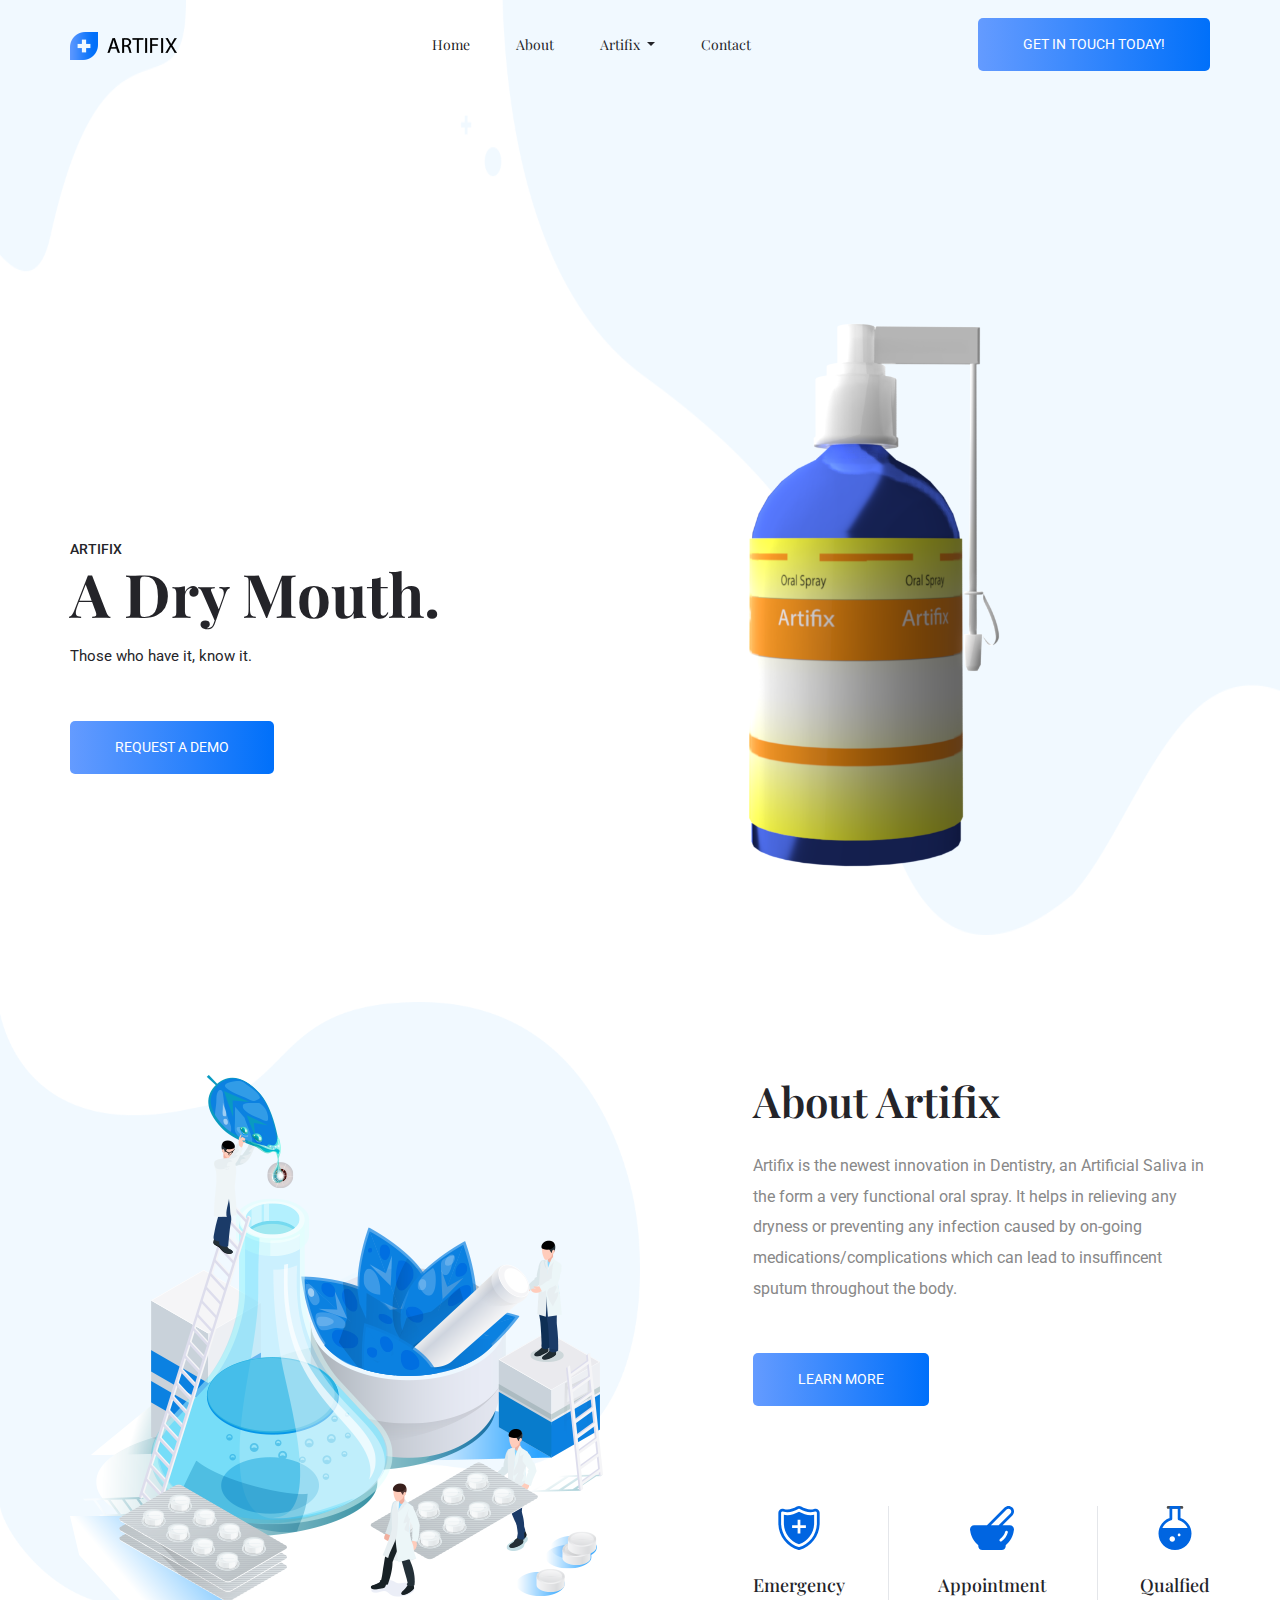
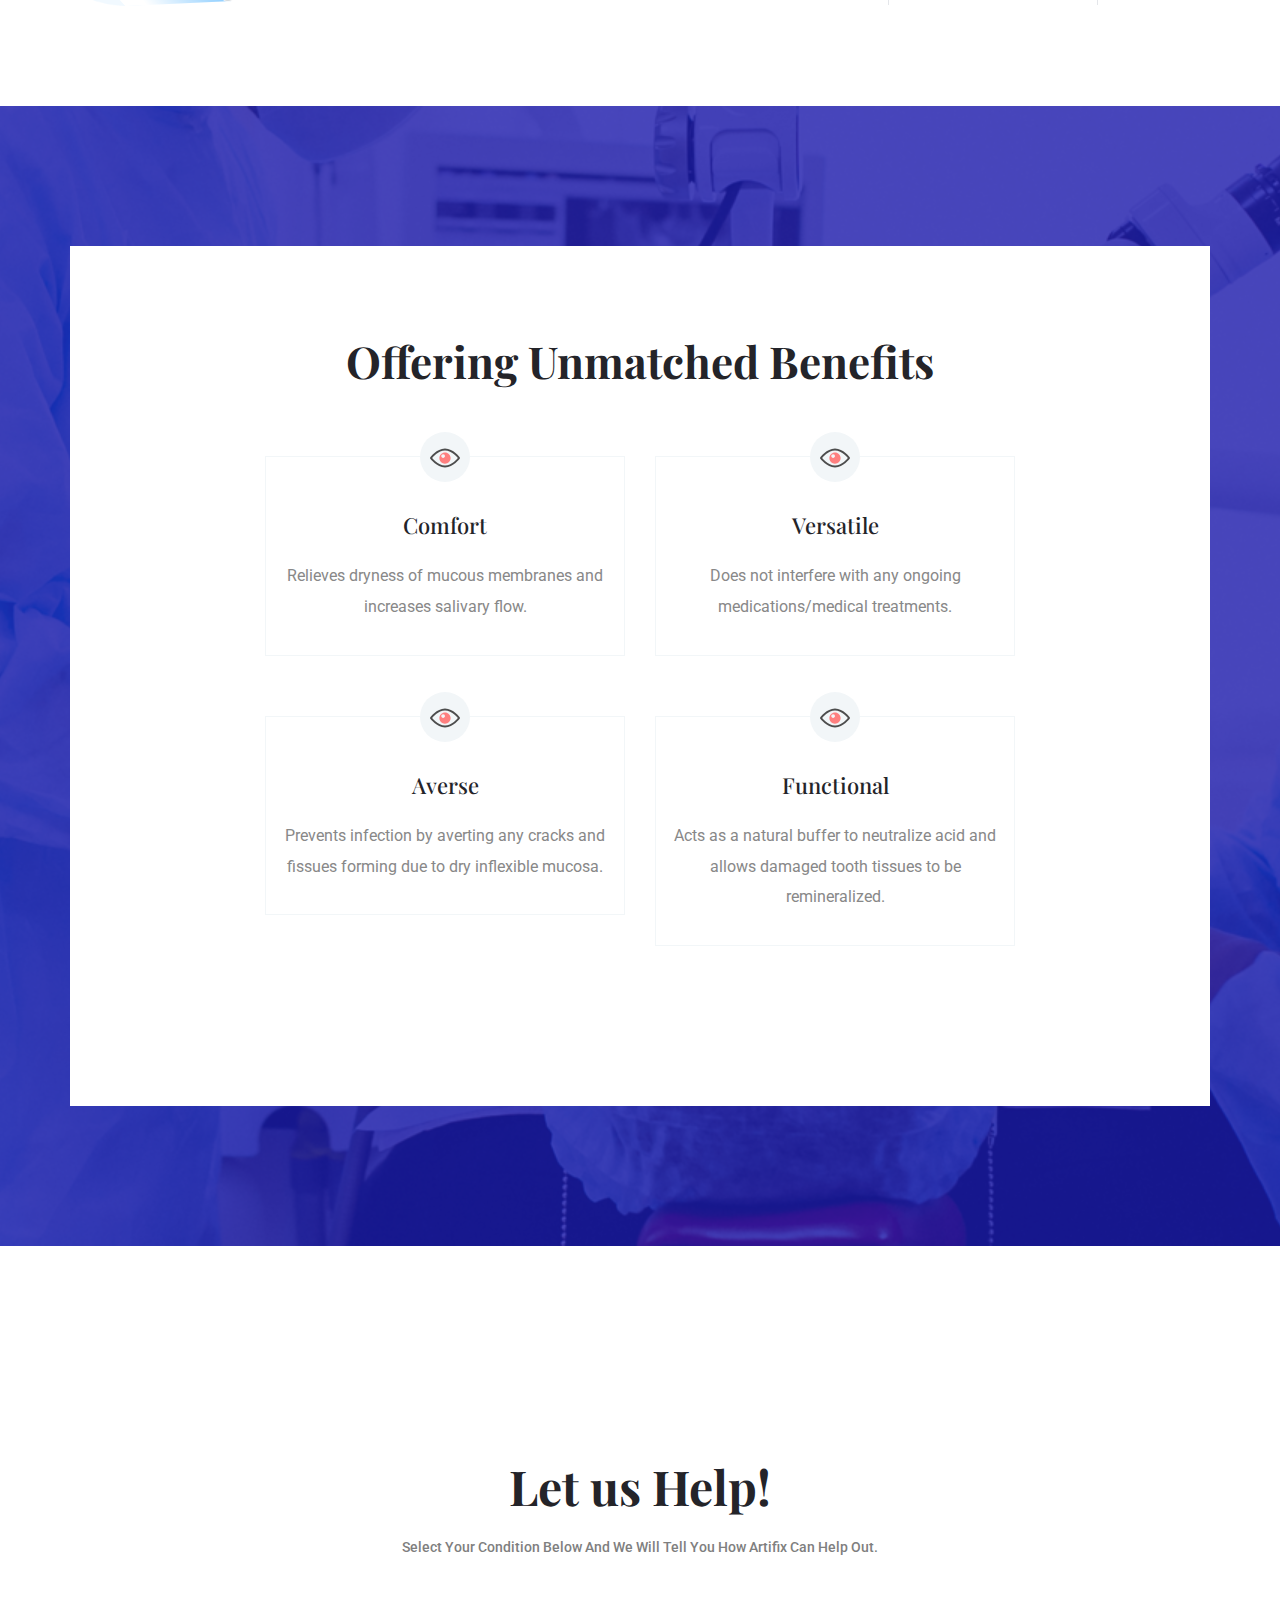
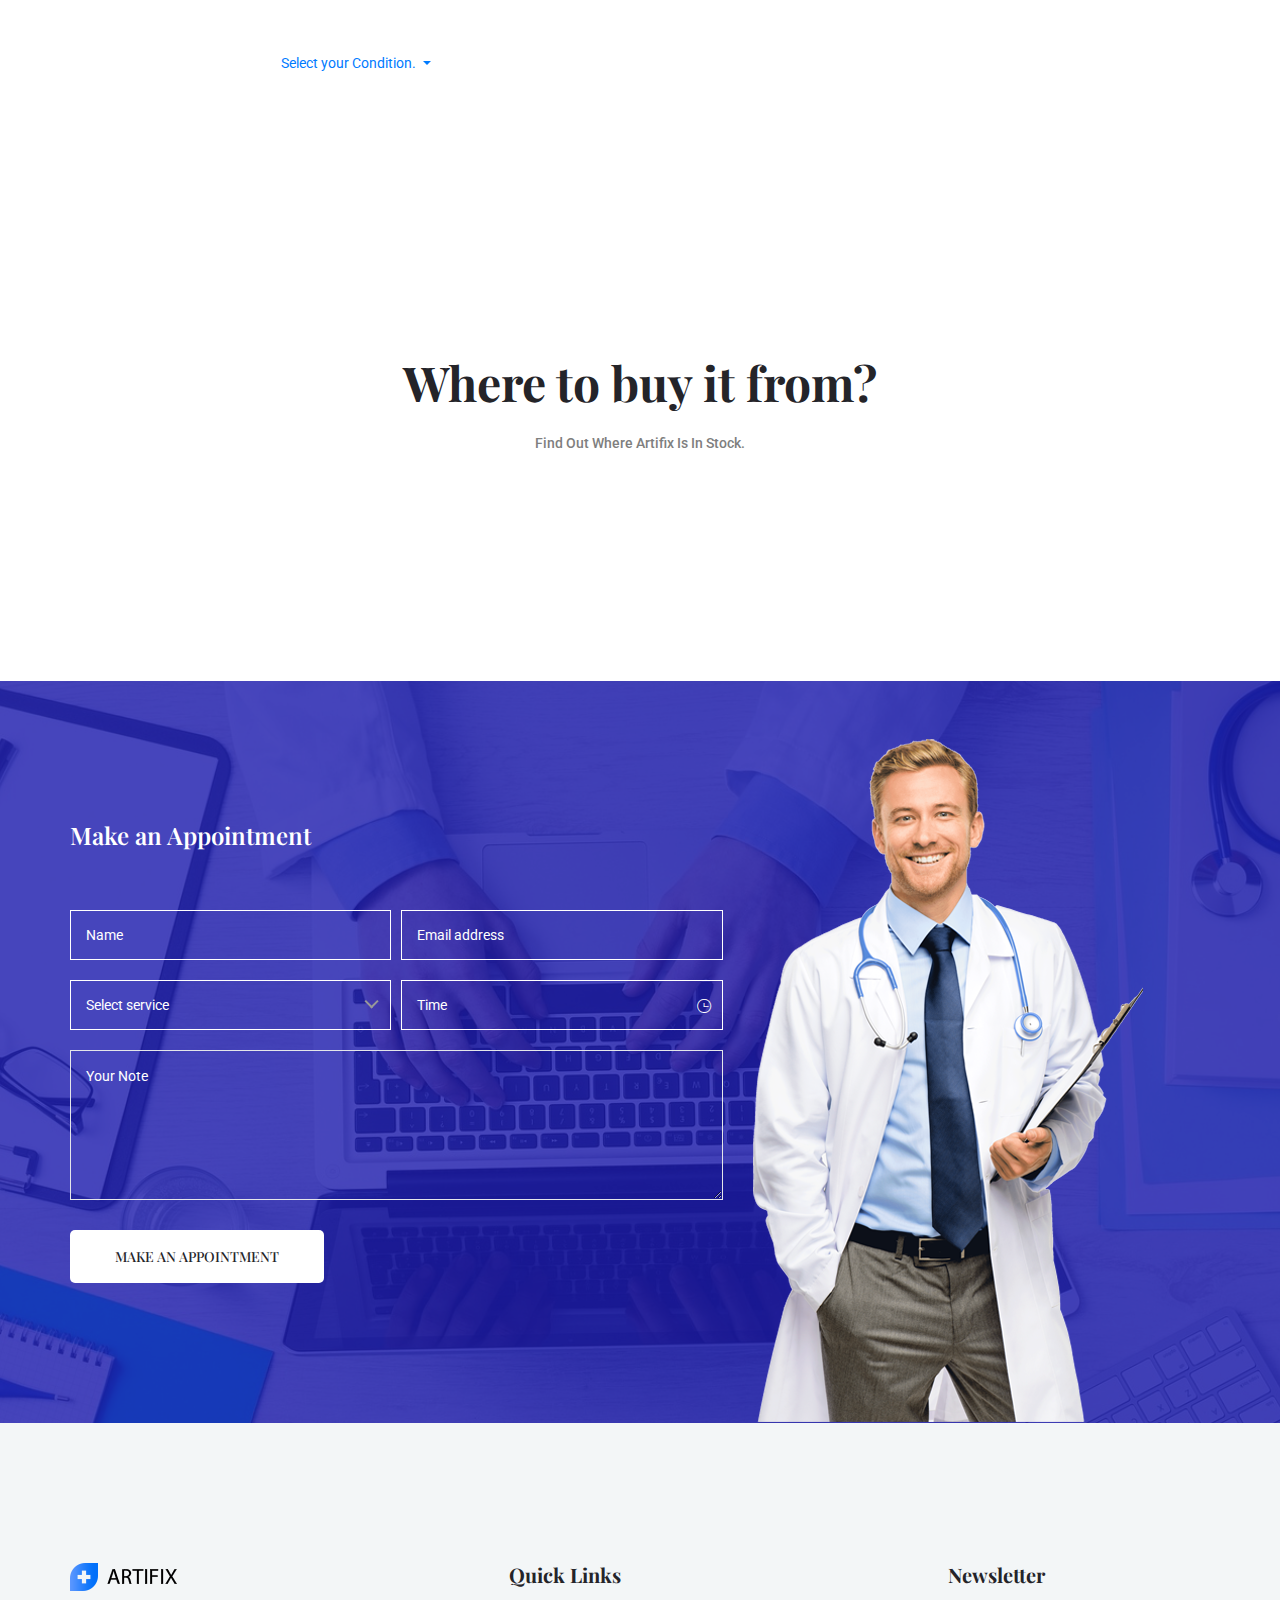
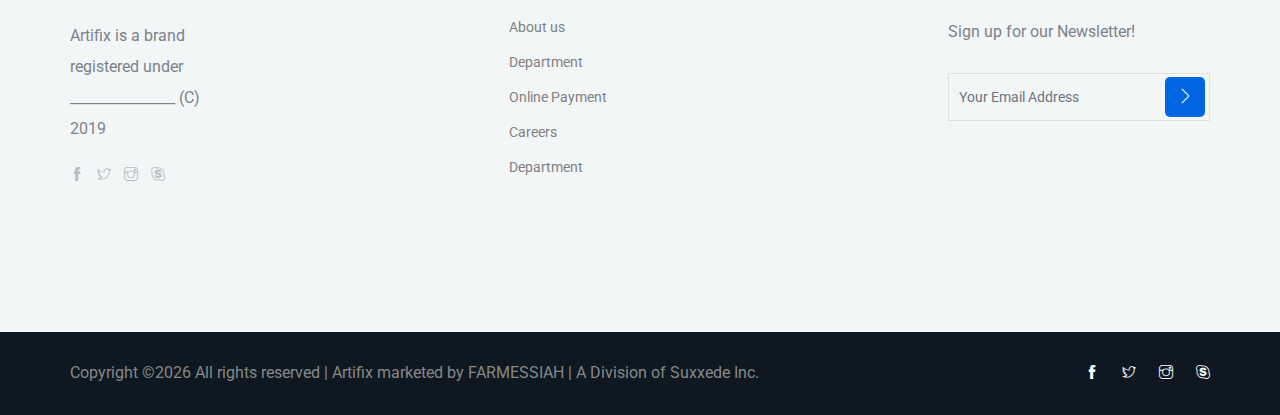
<file: index.html>
<!doctype html>
<html lang="en">

<head>
    <!-- Required meta tags -->
    <meta charset="utf-8">
    <meta name="viewport" content="width=device-width, initial-scale=1, shrink-to-fit=no">
    <title>Aritifix</title>
    <link rel="icon" href="img/favicon.png">
    <!-- Bootstrap CSS -->
    <link rel="stylesheet" href="css/bootstrap.min.css">
    <!-- animate CSS -->
    <link rel="stylesheet" href="css/animate.css">
    <!-- owl carousel CSS -->
    <link rel="stylesheet" href="css/owl.carousel.min.css">
    <!-- themify CSS -->
    <link rel="stylesheet" href="css/themify-icons.css">
    <!-- flaticon CSS -->
    <link rel="stylesheet" href="css/flaticon.css">
    <!-- magnific popup CSS -->
    <link rel="stylesheet" href="css/magnific-popup.css">
    <!-- nice select CSS -->
    <link rel="stylesheet" href="css/nice-select.css">
    <!-- swiper CSS -->
    <link rel="stylesheet" href="css/slick.css">
    <!-- style CSS -->
    <link rel="stylesheet" href="css/style.css">
    <script type="text/javascript" src="js/custom.js"></script>
</head>

<body>
    <!--::header part start::-->
    <header class="main_menu home_menu">
        <div class="container">
            <div class="row align-items-center">
                <div class="col-lg-12">
                    <nav class="navbar navbar-expand-lg navbar-light">
                        <a class="navbar-brand" href="index.html"> <img src="img/logo.png" alt="logo"> </a>
                        <button class="navbar-toggler" type="button" data-toggle="collapse"
                            data-target="#navbarSupportedContent" aria-controls="navbarSupportedContent"
                            aria-expanded="false" aria-label="Toggle navigation">
                            <span class="navbar-toggler-icon"></span>
                        </button>

                        <div class="collapse navbar-collapse main-menu-item justify-content-center"
                            id="navbarSupportedContent">
                            <ul class="navbar-nav align-items-center">
                                <li class="nav-item active">
                                    <a class="nav-link" href="index.html">Home</a>
                                </li>
                                <li class="nav-item">
                                        <a class="nav-link" href="about.html">About</a>
                                    </li>
                                <li class="nav-item dropdown">
                                    <a class="nav-link dropdown-toggle" href="blog.html" id="navbarDropdown"
                                        role="button" data-toggle="dropdown" aria-haspopup="true" aria-expanded="false">
                                        Artifix
                                    </a>
                                    <div class="dropdown-menu" aria-labelledby="navbarDropdown">
                                        <a class="dropdown-item" href="#">What can Artifix do for you?</a>
                                        <a class="dropdown-item" href="#">Living with Xerostomia</a>
                                    </div>
                                </li>
                                <li class="nav-item">
                                    <a class="nav-link" href="contact.html">Contact</a>
                                </li>
                            </ul>
                        </div>
                        <a class="btn_2 d-none d-lg-block" href="#">Get in Touch Today!</a>
                    </nav>
                </div>
            </div>
        </div>
    </header>
    <!-- Header part end-->

    <!-- banner part start-->
    <section class="banner_part">
        <div class="container">
            <div class="row align-items-center">
                <div class="col-lg-5 col-xl-5">
                    <div class="banner_text">
                        <div class="banner_text_iner">
                            <h5>ARTIFIX</h5>
                            <h1>A dry mouth.</h1>
                            <p>Those who have it, know it.</p>
                            <a href="#" class="btn_2">Request a Demo</a>
                        </div>
                    </div>
                </div>
                <div class="col-lg-7">
                    <div class="banner_img">
                        <img src="img/artifix.png" alt="">
                    </div>
                </div>
            </div>
        </div>
    </section>
    <!-- banner part start-->

    <!-- about us part start-->
    <section class="about_us padding_top">
        <div class="container">
            <div class="row justify-content-between align-items-center">
                <div class="col-md-6 col-lg-6">
                    <div class="about_us_img">
                        <img src="img/top_service.png" alt="">
                    </div>
                </div>
                <div class="col-md-6 col-lg-5">
                    <div class="about_us_text">
                        <h2>About Artifix</h2>
                        <p>Artifix is the newest innovation in Dentistry, an Artificial Saliva in the form a very functional oral spray. It helps
                            in relieving any dryness or preventing any infection caused by on-going medications/complications which can lead to insuffincent sputum throughout the body.
                        </p>
                        <a class="btn_2 " href="#">learn more</a>
                        <div class="banner_item">
                            <div class="single_item">
                                <img src="img/icon/banner_1.svg" alt="">
                                <h5>Emergency</h5>
                            </div>
                            <div class="single_item">
                                <img src="img/icon/banner_2.svg" alt="">
                                <h5>Appointment</h5>
                            </div>
                            <div class="single_item">
                                <img src="img/icon/banner_3.svg" alt="">
                                <h5>Qualfied</h5>
                            </div>
                        </div>
                    </div>
                </div>
            </div>
        </div>
    </section>
    <!-- about us part end-->

    <!-- feature_part start-->
    <!--<section class="feature_part">
        <div class="container">
            <div class="row justify-content-center">
                <div class="col-xl-8">
                    <div class="section_tittle text-center">
                        <h2>Who should use Artifix?</h2>
                    </div>
                </div>
            </div>
            <div class="row justify-content-between align-items-center">
                <div class="col-lg-3 col-sm-12">
                    <div class="single_feature">
                        <div class="single_feature_part">
                            <span class="single_feature_icon"><img src="img/icon/feature_1.svg" alt=""></span>
                            <h3>Drugs</h4>                           
                        </div>
                    </div>
                    <div class="single_feature">
                        <div class="single_feature_part">
                            <span class="single_feature_icon"><img src="img/icon/feature_2.svg" alt=""></span>
                            <h3>Radio Therapy</h3>
                        </div>
                    </div>
                </div>
                <div class="col-lg-4 col-sm-12">
                        <div class="single_feature_img">
                            <img src="img/service.png" alt="">
                        </div>
                </div>
                <div class="col-lg-3 col-sm-12">
                    <div class="single_feature">
                        <div class="single_feature_part">
                            <span class="single_feature_icon"><img src="img/icon/feature_1.svg" alt=""></span>
                            <h3>Salivary Diseases</h3>
                        </div>
                    </div>
                    <div class="single_feature">
                        <div class="single_feature_part">
                            <span class="single_feature_icon"><img src="img/icon/feature_2.svg" alt=""></span>
                            <h3>Cytotoxins</h3>
                        </div>
                    </div>
                </div>
            </div>
        </div>
    </section>-->


    <!-- feature_part start-->

    <!-- our depertment part start-->
    <section class="our_depertment section_padding">
        <div class="container">
            <div class="row justify-content-center text-center">
                <div class="col-xl-12">
                    <div class="depertment_content">
                        <div class="row justify-content-center">
                            <div class="col-xl-8">
                                <h2>Offering Unmatched Benefits</h2>
                                <div class="row">
                                    <div class="col-lg-6 col-sm-6">
                                        <div class="single_our_depertment">
                                            <span class="our_depertment_icon"><img src="img/icon/feature_2.svg"
                                                    alt=""></span>
                                            <h4>Comfort</h4>
                                            <p>Relieves dryness of mucous membranes and increases salivary flow.</p>
                                        </div>
                                    </div>
                                    <div class="col-lg-6 col-sm-6">
                                        <div class="single_our_depertment">
                                            <span class="our_depertment_icon"><img src="img/icon/feature_2.svg"
                                                    alt=""></span>
                                            <h4>Versatile</h4>
                                            <p>Does not interfere with any ongoing medications/medical treatments.</p>
                                        </div>
                                    </div>
                                    <div class="col-lg-6 col-sm-6">
                                        <div class="single_our_depertment">
                                            <span class="our_depertment_icon"><img src="img/icon/feature_2.svg"
                                                    alt=""></span>
                                            <h4>Averse</h4>
                                            <p>Prevents infection by averting any cracks and fissues forming due to dry
                                                inflexible mucosa.</p>
                                        </div>
                                    </div>
                                    <div class="col-lg-6 col-sm-6">
                                        <div class="single_our_depertment">
                                            <span class="our_depertment_icon"><img src="img/icon/feature_2.svg"
                                                    alt=""></span>
                                            <h4>Functional</h4>
                                            <p>Acts as a natural buffer to neutralize acid and allows damaged tooth
                                                tissues to be remineralized.</p>
                                        </div>
                                    </div>
                                </div>
                            </div>
                        </div>

                    </div>
                </div>
            </div>
        </div>
    </section>
    <!-- our depertment part end-->

     <!--Condition_part start-->
     <section class="condition section_padding">
            <div class="container">
                <div class="row justify-content-center">
                    <div class="col-xl-8">
                        <div class="section_tittle text-center">
                            <h2>Let us Help!</h2>
                            <p>Select your Condition below and We will tell you how Artifix can help out.</p>
                        </div>
    
                            <div class=row>
                                    <div class="col-sm-3">
                                        <div class=" nav-item dropdown">
                                            <a class="nav-link dropdown-toggle justify-content-center" href="blog.html" id="navbarDropdown"
                                                role="button" data-toggle="dropdown" aria-haspopup="true" aria-expanded="false">
                                                Select your Condition.
                                            </a>
                                            <div class="dropdown-menu" aria-labelledby="navbarDropdown">
                                                    <button onClick="ConditionText(1)" class="dropdown-item">RadioTherapy</button>
                                                    <button onClick="ConditionText(2)" class="dropdown-item">Hormonal Disorders</button>
                                                    <button onClick="ConditionText(3)" class="dropdown-item">ChemoTherapy</button>
                                                    <button onClick="ConditionText(4)" class="dropdown-item">AutoImmune Diseases</button>
                                                    <button onClick="ConditionText(5)" class="dropdown-item">Neurological Disorders</button>         
                                            </div>    
                                        </div>                                                               
                                    </div>          
                                
                            <div class="col-sm-9">
                                <p id="diag_text"></p>
                            </div>                     
                        </div>
                    </div>
                </div>
            </div>
        </section>
        <!--Condition part end-->

    <!--::stock_part start::-->
    <section class="doctor_part section_padding">
        <div class="container">
            <div class="row justify-content-center">
                <div class="col-xl-8">
                    <div class="section_tittle text-center">
                        <h2>Where to buy it from?</h2>
                        <p>Find out where Artifix is in stock.</p>
                    </div>
                </div>
            </div>
        </div>
    </section>
    <!--::stock_part end::-->

    <!--::regervation_part start::-->
    <section class="regervation_part section_padding">
        <div class="container">
            <div class="row align-items-center regervation_content">
                <div class="col-lg-7">
                    <div class="regervation_part_iner">
                        <form>
                            <h2>Make an Appointment</h2>
                            <div class="form-row">
                                <div class="form-group col-md-6">
                                    <input type="email" class="form-control" id="inputEmail4" placeholder="Name">
                                </div>
                                <div class="form-group col-md-6">
                                    <input type="password" class="form-control" id="inputPassword4"
                                        placeholder="Email address">
                                </div>
                                <div class="form-group col-md-6">
                                    <select class="form-control" id="Select">
                                        <option value="1" selected>Select service</option>
                                        <option value="2">Name of service</option>
                                        <option value="3">Name of service</option>
                                        <option value="4">Name of service</option>
                                        <option value="5">Name of service</option>
                                    </select>
                                </div>
                                <div class="form-group time_icon col-md-6">
                                    <select class="form-control" id="Select2">
                                        <option value="" selected>Time</option>
                                        <option value="1">8 AM TO 10AM</option>
                                        <option value="1">10 AM TO 12PM</option>
                                        <option value="1">12PM TO 2PM</option>
                                        <option value="1">2PM TO 4PM</option>
                                        <option value="1">4PM TO 6PM</option>
                                        <option value="1">6PM TO 8PM</option>
                                        <option value="1">4PM TO 10PM</option>
                                        <option value="1">10PM TO 12PM</option>
                                    </select>
                                </div>
                                <div class="form-group col-md-12">
                                    <textarea class="form-control" id="Textarea" rows="4"
                                        placeholder="Your Note "></textarea>
                                </div>
                            </div>
                            <div class="regerv_btn">
                                <a href="#" class="btn_2">Make an Appointment</a>
                            </div>
                        </form>
                    </div>
                </div>
                <div class="col-lg-5 col-md-6">
                    <div class="reservation_img">
                        <img src="img/reservation.png" alt="" class="reservation_img_iner">
                    </div>
                </div>
            </div>
        </div>
    </section>
    <!--::regervation_part end::-->

    <!--::blog_part start::-->
    <!--::blog_part end::-->

    <!-- footer part start-->
    <footer class="footer-area">
        <div class="footer section_padding">
            <div class="container">
                <div class="row justify-content-between">
                    <div class="col-xl-2 col-md-4 col-sm-6 single-footer-widget">
                        <a href="#" class="footer_logo"> <img src="img/logo.png" alt="#"> </a>
                        <p>Artifix is a brand registered under _______________ (C) 2019</p>
                        <div class="social_logo">
                            <a href="#"><i class="ti-facebook"></i></a>
                            <a href="#"> <i class="ti-twitter"></i> </a>
                            <a href="#"><i class="ti-instagram"></i></a>
                            <a href="#"><i class="ti-skype"></i></a>
                        </div>
                    </div>
                    <div class="col-xl-2 col-sm-6 col-md-4 single-footer-widget">
                        <h4>Quick Links</h4>
                        <ul>
                            <li><a href="#">About us</a></li>
                            <li><a href="#">Department</a></li>
                            <li><a href="#">Online Payment</a></li>
                            <li><a href="#">Careers</a></li>
                            <li><a href="#">Department</a></li>
                        </ul>
                    </div>

                    <div class="col-xl-3 col-sm-6 col-md-6 single-footer-widget">
                        <h4>Newsletter</h4>
                        <p>Sign up for our Newsletter!</p>
                        <div class="form-wrap" id="mc_embed_signup">
                            <form target="_blank"
                                action="https://spondonit.us12.list-manage.com/subscribe/post?u=1462626880ade1ac87bd9c93a&amp;id=92a4423d01"
                                method="get" class="form-inline">
                                <input class="form-control" name="EMAIL" placeholder="Your Email Address"
                                    onfocus="this.placeholder = ''" onblur="this.placeholder = 'Your Email Address '"
                                    required="" type="email">
                                <button class="click-btn btn btn-default text-uppercase"> <i class="ti-angle-right"></i>
                                </button>
                                <div style="position: absolute; left: -5000px;">
                                    <input name="b_36c4fd991d266f23781ded980_aefe40901a" tabindex="-1" value=""
                                        type="text">
                                </div>

                                <div class="info"></div>
                            </form>
                        </div>
                    </div>
                </div>
            </div>
        </div>

        <div class="copyright_part">
            <div class="container">
                <div class="row align-items-center">
                    <p class="footer-text m-0 col-lg-8 col-md-12">
Copyright &copy;<script>document.write(new Date().getFullYear());</script> All rights reserved | Artifix marketed by FARMESSIAH | A Division of Suxxede Inc.</a>
</p>
                    <div class="col-lg-4 col-md-12 text-center text-lg-right footer-social">
                        <a href="#"><i class="ti-facebook"></i></a>
                        <a href="#"> <i class="ti-twitter"></i> </a>
                        <a href="#"><i class="ti-instagram"></i></a>
                        <a href="#"><i class="ti-skype"></i></a>
                    </div>
                </div>
            </div>
        </div>
    </footer>

    <!-- footer part end-->

    <!-- jquery plugins here-->

    <script src="js/jquery-1.12.1.min.js"></script>
    <!-- popper js -->
    <script src="js/popper.min.js"></script>
    <!-- bootstrap js -->
    <script src="js/bootstrap.min.js"></script>
    <!-- owl carousel js -->
    <script src="js/owl.carousel.min.js"></script>
    <script src="js/jquery.nice-select.min.js"></script>
    <!-- contact js -->
    <script src="js/jquery.ajaxchimp.min.js"></script>
    <script src="js/jquery.form.js"></script>
    <script src="js/jquery.validate.min.js"></script>
    <script src="js/mail-script.js"></script>
    <script src="js/contact.js"></script>
    <!-- custom js -->
    <script src="js/custom.js"></script>
</body>

</html>
</file>
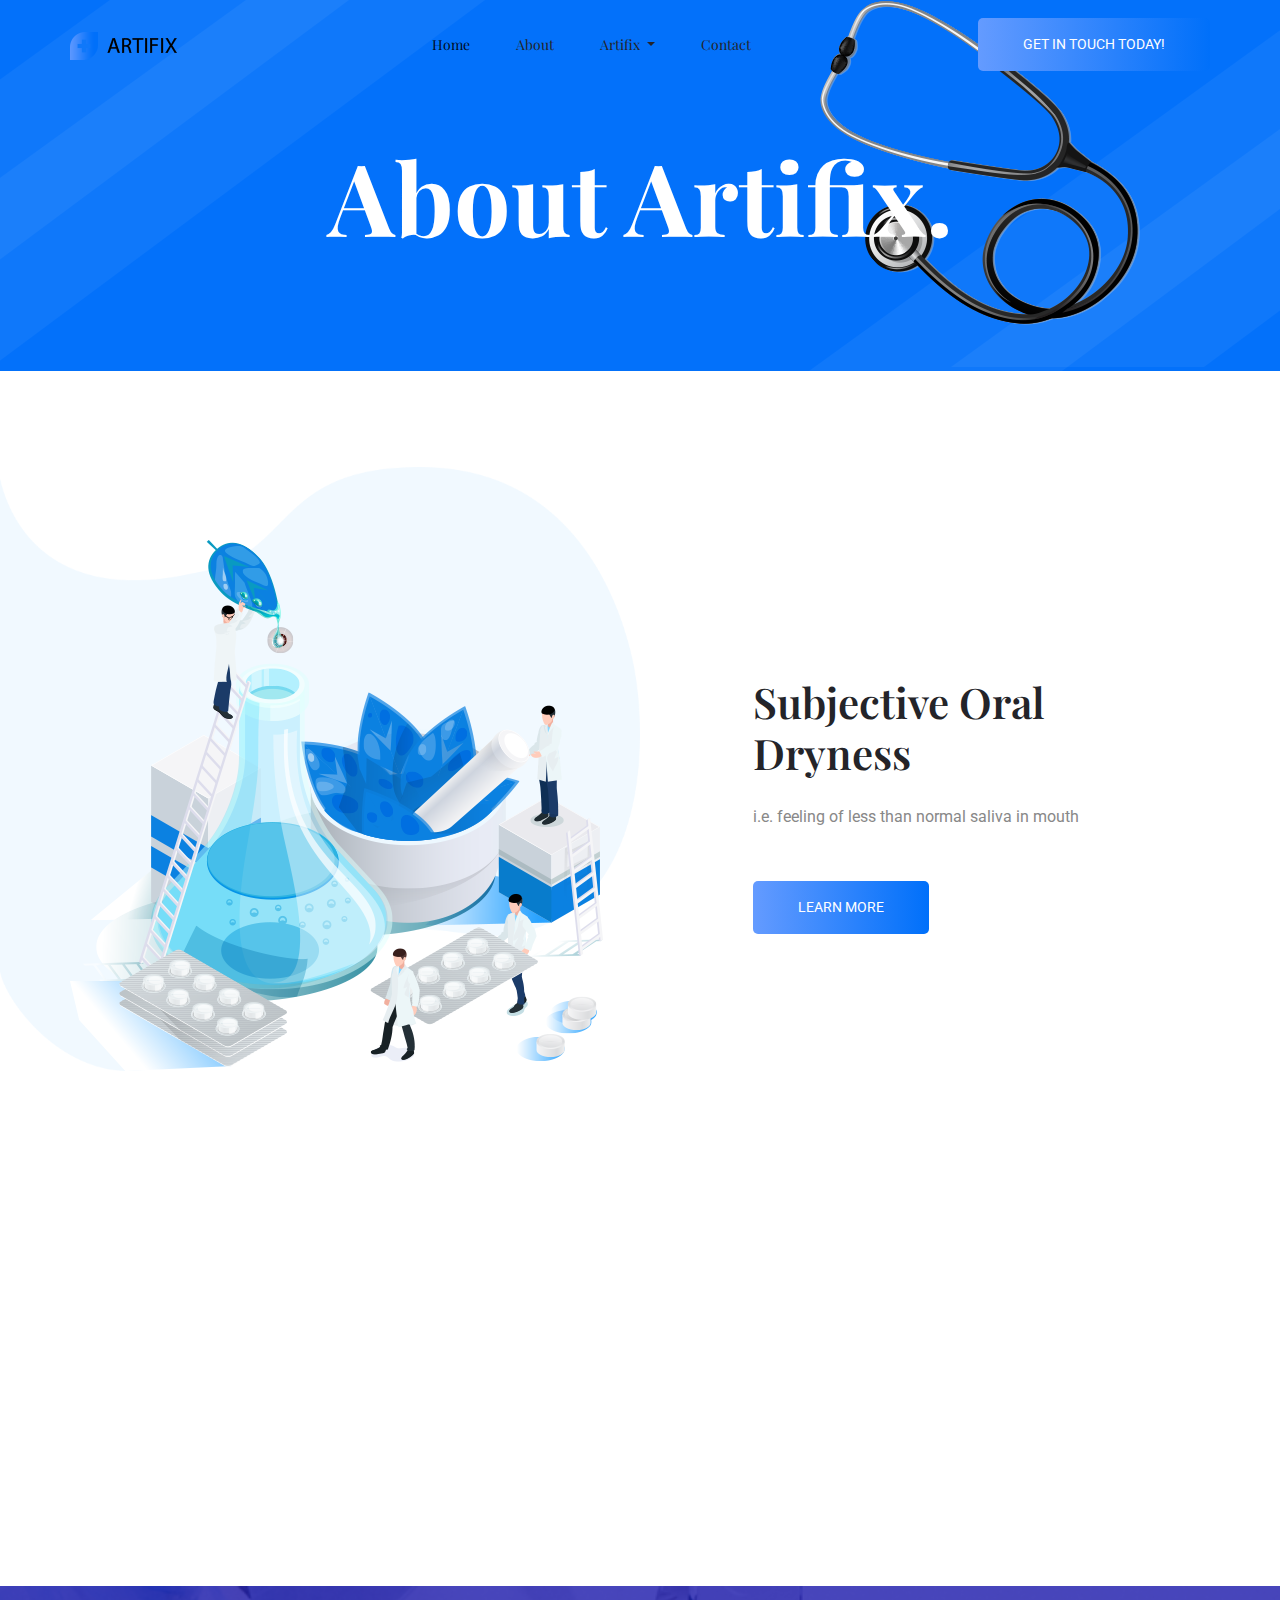
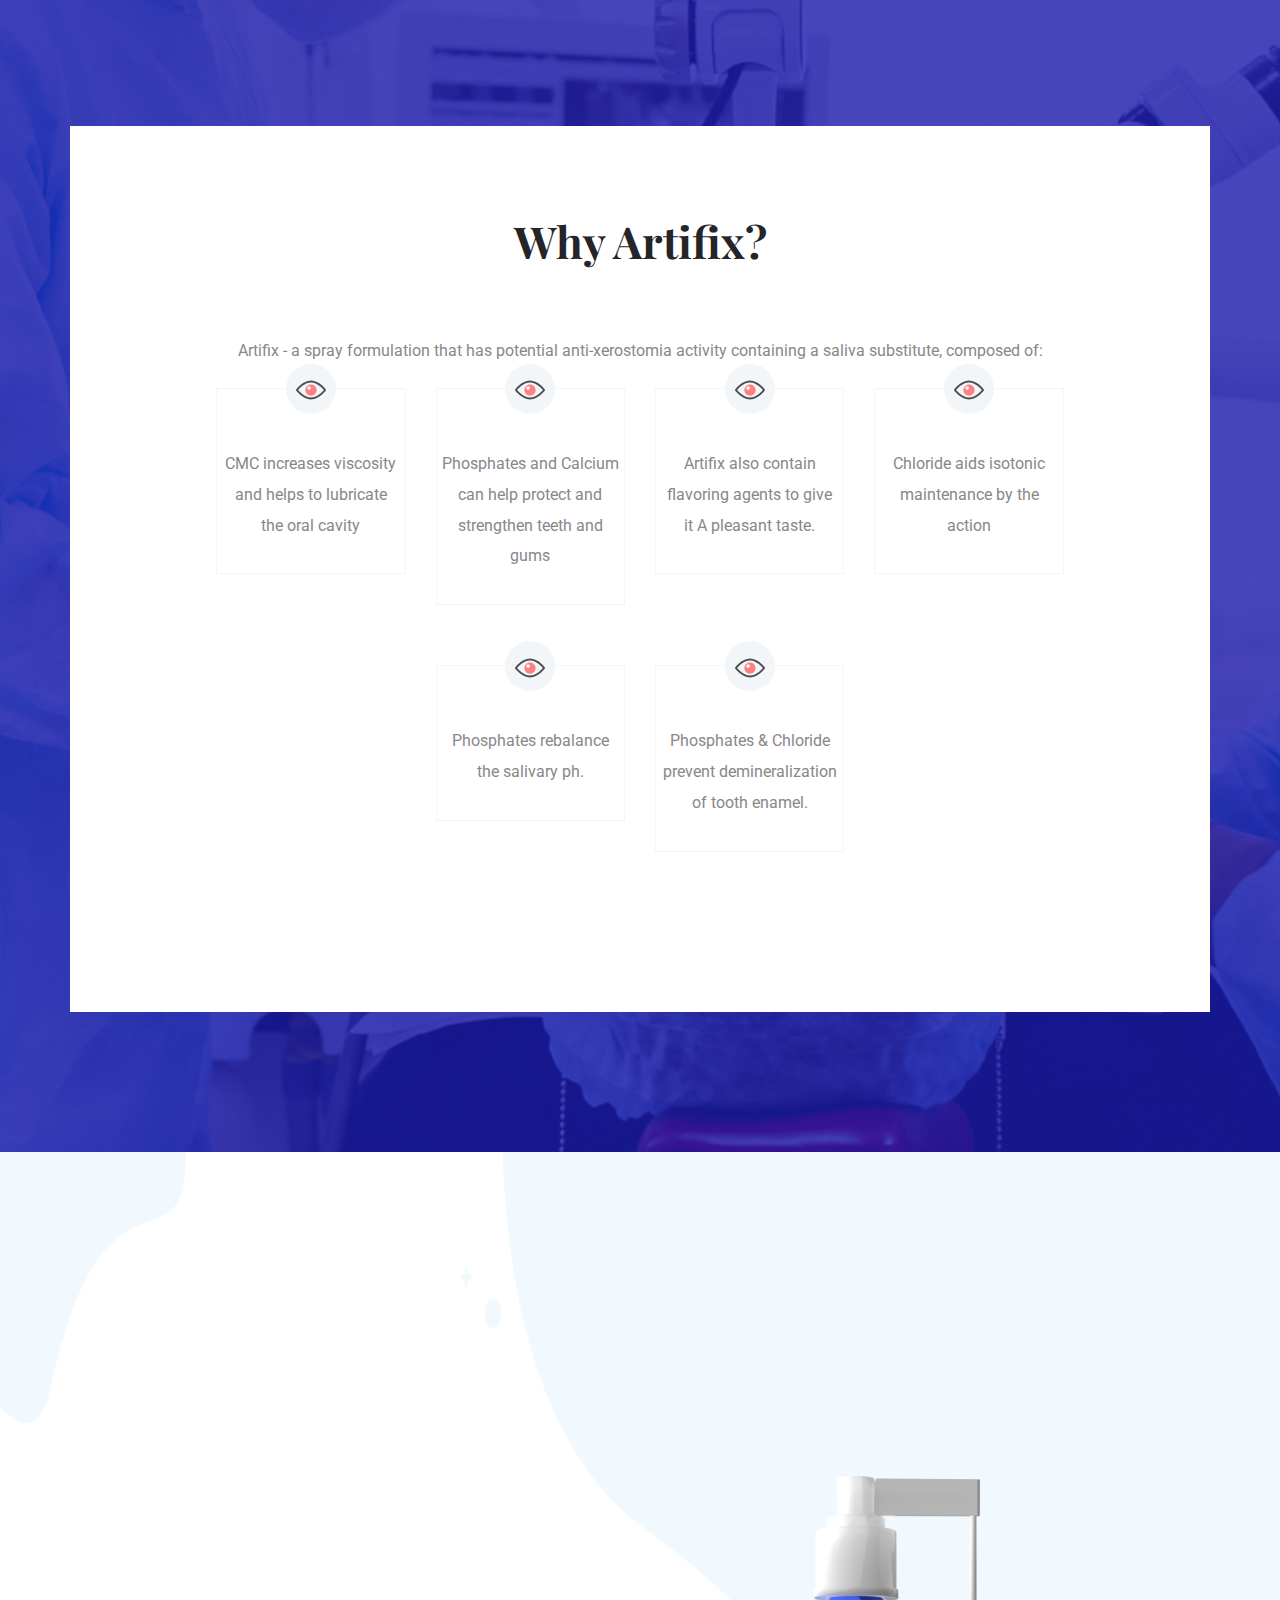
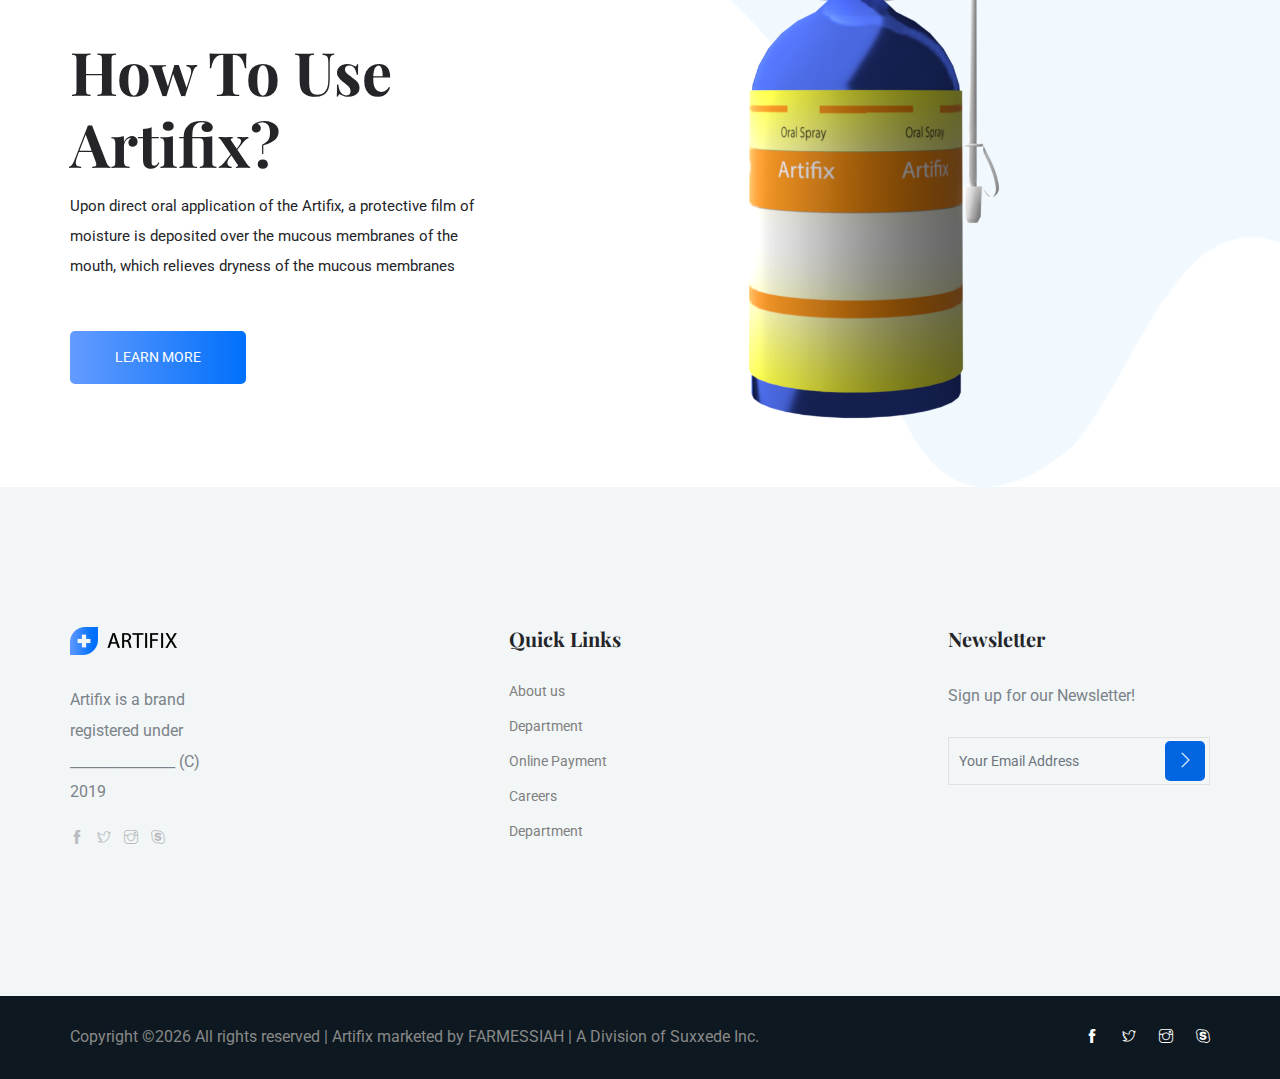
<file: about.html>
<!doctype html>
<html lang="en">

<head>
    <!-- Required meta tags -->
    <meta charset="utf-8">
    <meta name="viewport" content="width=device-width, initial-scale=1, shrink-to-fit=no">
    <title>Artifix</title>
    <link rel="icon" href="img/favicon.png">
    <!-- Bootstrap CSS -->
    <link rel="stylesheet" href="css/bootstrap.min.css">
    <!-- animate CSS -->
    <link rel="stylesheet" href="css/animate.css">
    <!-- owl carousel CSS -->
    <link rel="stylesheet" href="css/owl.carousel.min.css">
    <!-- themify CSS -->
    <link rel="stylesheet" href="css/themify-icons.css">
    <!-- flaticon CSS -->
    <link rel="stylesheet" href="css/flaticon.css">
    <!-- magnific popup CSS -->
    <link rel="stylesheet" href="css/magnific-popup.css">
    <!-- nice select CSS -->
    <link rel="stylesheet" href="css/nice-select.css">
    <!-- swiper CSS -->
    <link rel="stylesheet" href="css/slick.css">
    <!-- style CSS -->
    <link rel="stylesheet" href="css/style.css">
</head>

<body>
     <!--::header part start::-->
     <header class="main_menu home_menu">
        <div class="container">
            <div class="row align-items-center">
                <div class="col-lg-12">
                    <nav class="navbar navbar-expand-lg navbar-light">
                        <a class="navbar-brand" href="index.html"> <img src="img/logo.png" alt="logo"> </a>
                        <button class="navbar-toggler" type="button" data-toggle="collapse"
                            data-target="#navbarSupportedContent" aria-controls="navbarSupportedContent"
                            aria-expanded="false" aria-label="Toggle navigation">
                            <span class="navbar-toggler-icon"></span>
                        </button>

                        <div class="collapse navbar-collapse main-menu-item justify-content-center"
                            id="navbarSupportedContent">
                            <ul class="navbar-nav align-items-center">
                                <li class="nav-item active">
                                    <a class="nav-link" href="index.html">Home</a>
                                </li>
                                <li class="nav-item">
                                        <a class="nav-link" href="about.html">About</a>
                                    </li>
                                <li class="nav-item dropdown">
                                    <a class="nav-link dropdown-toggle" href="blog.html" id="navbarDropdown"
                                        role="button" data-toggle="dropdown" aria-haspopup="true" aria-expanded="false">
                                        Artifix
                                    </a>
                                    <div class="dropdown-menu" aria-labelledby="navbarDropdown">
                                        <a class="dropdown-item" href="#">What can Artifix do for you?</a>
                                        <a class="dropdown-item" href="#">Living with Xerostomia</a>
                                    </div>
                                </li>
                                <li class="nav-item">
                                    <a class="nav-link" href="contact.html">Contact</a>
                                </li>
                            </ul>
                        </div>
                        <a class="btn_2 d-none d-lg-block" href="#">Get in Touch Today!</a>
                    </nav>
                </div>
            </div>
        </div>
    </header>
    <!-- Header part end-->

    <!-- breadcrumb start-->
    <section class="breadcrumb_part breadcrumb_bg">
        <div class="container">
            <div class="row">
                <div class="col-lg-12">
                    <div class="breadcrumb_iner">
                        <div class="breadcrumb_iner_item">
                            <h2>About Artifix.</h2>
                        </div>
                    </div>
                </div>
            </div>
        </div>
    </section>
    <!-- breadcrumb start-->

    <!-- about us part start-->
    <section class="about_us single_about_padding">
        <div class="container">
            <div class="row justify-content-between align-items-center">
                <div class="col-md-6 col-lg-6">
                    <div class="about_us_img">
                        <img src="img/top_service.png" alt="">
                    </div>
                </div>
                <div class="col-md-6 col-lg-5">
                    <div class="about_us_text">
                        <h2>Subjective Oral Dryness</h2>
                        <p>i.e. feeling of less than normal saliva in mouth</p>
                        <a class="btn_2 " href="#">learn more</a>
                    </div>
                </div>
            </div>
        </div>
    </section>
    <!-- about us part end-->

    <!-- clinical signs part start-->
    <section class="our_depertment section_padding">
        <div class="container">
            <div class="row justify-content-center text-center">
                <div class="col-xl-12">
                    <div class="depertment_content">
                        <div class="row justify-content-center">
                            <div class="col-sm-9">
                                <h2>Why Artifix?</h2>
                                <p>Artifix - a spray formulation that has potential anti-xerostomia activity 
                                    containing a saliva substitute, composed of:</p>
                                <br/>
                                <div class="row justify-content-center">
                                    <div class="col-sm-3">
                                        <div class="single_our_depertment">
                                            <span class="our_depertment_icon"><img src="img/icon/feature_2.svg"
                                                    alt=""></span>
                                            <p>CMC increases viscosity and helps to lubricate the oral cavity</p>
                                        </div>
                                    </div>
                                    <div class="col-sm-3">
                                        <div class="single_our_depertment">
                                            <span class="our_depertment_icon"><img src="img/icon/feature_2.svg"
                                                    alt=""></span>
                                            <p>Phosphates and Calcium can help protect and strengthen teeth and gums</p>
                                        </div>
                                    </div>
                                   <div class="col-sm-3">
                                            <div class="single_our_depertment">
                                                <span class="our_depertment_icon"><img src="img/icon/feature_2.svg"
                                                        alt=""></span>
                                                <p>Artifix also contain flavoring agents to give it A pleasant taste.</p>
                                            </div>
                                    </div>
                                    <div class="col-sm-3">
                                            <div class="single_our_depertment">
                                                <span class="our_depertment_icon"><img src="img/icon/feature_2.svg"
                                                        alt=""></span>
                                                <p>Chloride aids isotonic maintenance by the action</p>
                                            </div>
                                    </div>
                                    <div class="col-sm-3">
                                            <div class="single_our_depertment">
                                                <span class="our_depertment_icon"><img src="img/icon/feature_2.svg"
                                                        alt=""></span>
                                                <p>Phosphates rebalance the salivary ph.</p>
                                            </div>
                                    </div>
                                    <div class="col-sm-3">
                                            <div class="single_our_depertment">
                                                <span class="our_depertment_icon"><img src="img/icon/feature_2.svg"
                                                        alt=""></span>
                                                <p>Phosphates & Chloride prevent demineralization of tooth enamel.</p>
                                            </div>
                                    </div>
                                </div>
                            </div>
                        </div>
                    </div>
                </div>
            </div>
        </div>
    </section>
    <!-- our depertment part end-->

    <!--how to use start-->
    <section class="banner_part">
            <div class="container">
                <div class="row align-items-center">
                    <div class="col-lg-5 col-xl-5">
                        <div class="banner_text">
                            <div class="banner_text_iner">
                                <h1>How to use Artifix?</h1>
                                <p>Upon direct oral application of the Artifix, 
                                    a protective film of moisture is deposited over the mucous
                                     membranes of the mouth, which relieves dryness of the mucous membranes</p>
                                <a href="#" class="btn_2">Learn More</a>
                            </div>
                        </div>
                    </div>
                    <div class="col-lg-7">
                        <div class="banner_img">
                            <img src="img/artifix.png" alt="">
                        </div>
                    </div>
                </div>
            </div>
        </section>
    <!--how to use end-->

    <!-- footer part start-->
  <footer class="footer-area">
        <div class="footer section_padding">
            <div class="container">
                <div class="row justify-content-between">
                    <div class="col-xl-2 col-md-4 col-sm-6 single-footer-widget">
                        <a href="#" class="footer_logo"> <img src="img/logo.png" alt="#"> </a>
                        <p>Artifix is a brand registered under _______________ (C) 2019</p>
                        <div class="social_logo">
                            <a href="#"><i class="ti-facebook"></i></a>
                            <a href="#"> <i class="ti-twitter"></i> </a>
                            <a href="#"><i class="ti-instagram"></i></a>
                            <a href="#"><i class="ti-skype"></i></a>
                        </div>
                    </div>
                    <div class="col-xl-2 col-sm-6 col-md-4 single-footer-widget">
                        <h4>Quick Links</h4>
                        <ul>
                            <li><a href="#">About us</a></li>
                            <li><a href="#">Department</a></li>
                            <li><a href="#">Online Payment</a></li>
                            <li><a href="#">Careers</a></li>
                            <li><a href="#">Department</a></li>
                        </ul>
                    </div>

                    <div class="col-xl-3 col-sm-6 col-md-6 single-footer-widget">
                        <h4>Newsletter</h4>
                        <p>Sign up for our Newsletter!</p>
                        <div class="form-wrap" id="mc_embed_signup">
                            <form target="_blank"
                                action="https://spondonit.us12.list-manage.com/subscribe/post?u=1462626880ade1ac87bd9c93a&amp;id=92a4423d01"
                                method="get" class="form-inline">
                                <input class="form-control" name="EMAIL" placeholder="Your Email Address"
                                    onfocus="this.placeholder = ''" onblur="this.placeholder = 'Your Email Address '"
                                    required="" type="email">
                                <button class="click-btn btn btn-default text-uppercase"> <i class="ti-angle-right"></i>
                                </button>
                                <div style="position: absolute; left: -5000px;">
                                    <input name="b_36c4fd991d266f23781ded980_aefe40901a" tabindex="-1" value=""
                                        type="text">
                                </div>

                                <div class="info"></div>
                            </form>
                        </div>
                    </div>
                </div>
            </div>
        </div>

        <div class="copyright_part">
            <div class="container">
                <div class="row align-items-center">
                    <p class="footer-text m-0 col-lg-8 col-md-12">
Copyright &copy;<script>document.write(new Date().getFullYear());</script> All rights reserved | Artifix marketed by FARMESSIAH | A Division of Suxxede Inc.</a>
</p>
                    <div class="col-lg-4 col-md-12 text-center text-lg-right footer-social">
                        <a href="#"><i class="ti-facebook"></i></a>
                        <a href="#"> <i class="ti-twitter"></i> </a>
                        <a href="#"><i class="ti-instagram"></i></a>
                        <a href="#"><i class="ti-skype"></i></a>
                    </div>
                </div>
            </div>
        </div>
    </footer>
    <!-- footer part end-->

    <!-- jquery plugins here-->

    <script src="js/jquery-1.12.1.min.js"></script>
    <!-- popper js -->
    <script src="js/popper.min.js"></script>
    <!-- bootstrap js -->
    <script src="js/bootstrap.min.js"></script>
    <!-- owl carousel js -->
    <script src="js/owl.carousel.min.js"></script>
    <script src="js/jquery.nice-select.min.js"></script>
    <!-- contact js -->
    <script src="js/jquery.ajaxchimp.min.js"></script>
    <script src="js/jquery.form.js"></script>
    <script src="js/jquery.validate.min.js"></script>
    <script src="js/mail-script.js"></script>
    <script src="js/contact.js"></script>
    <!-- custom js -->
    <script src="js/custom.js"></script>
</body>

</html>
</file>
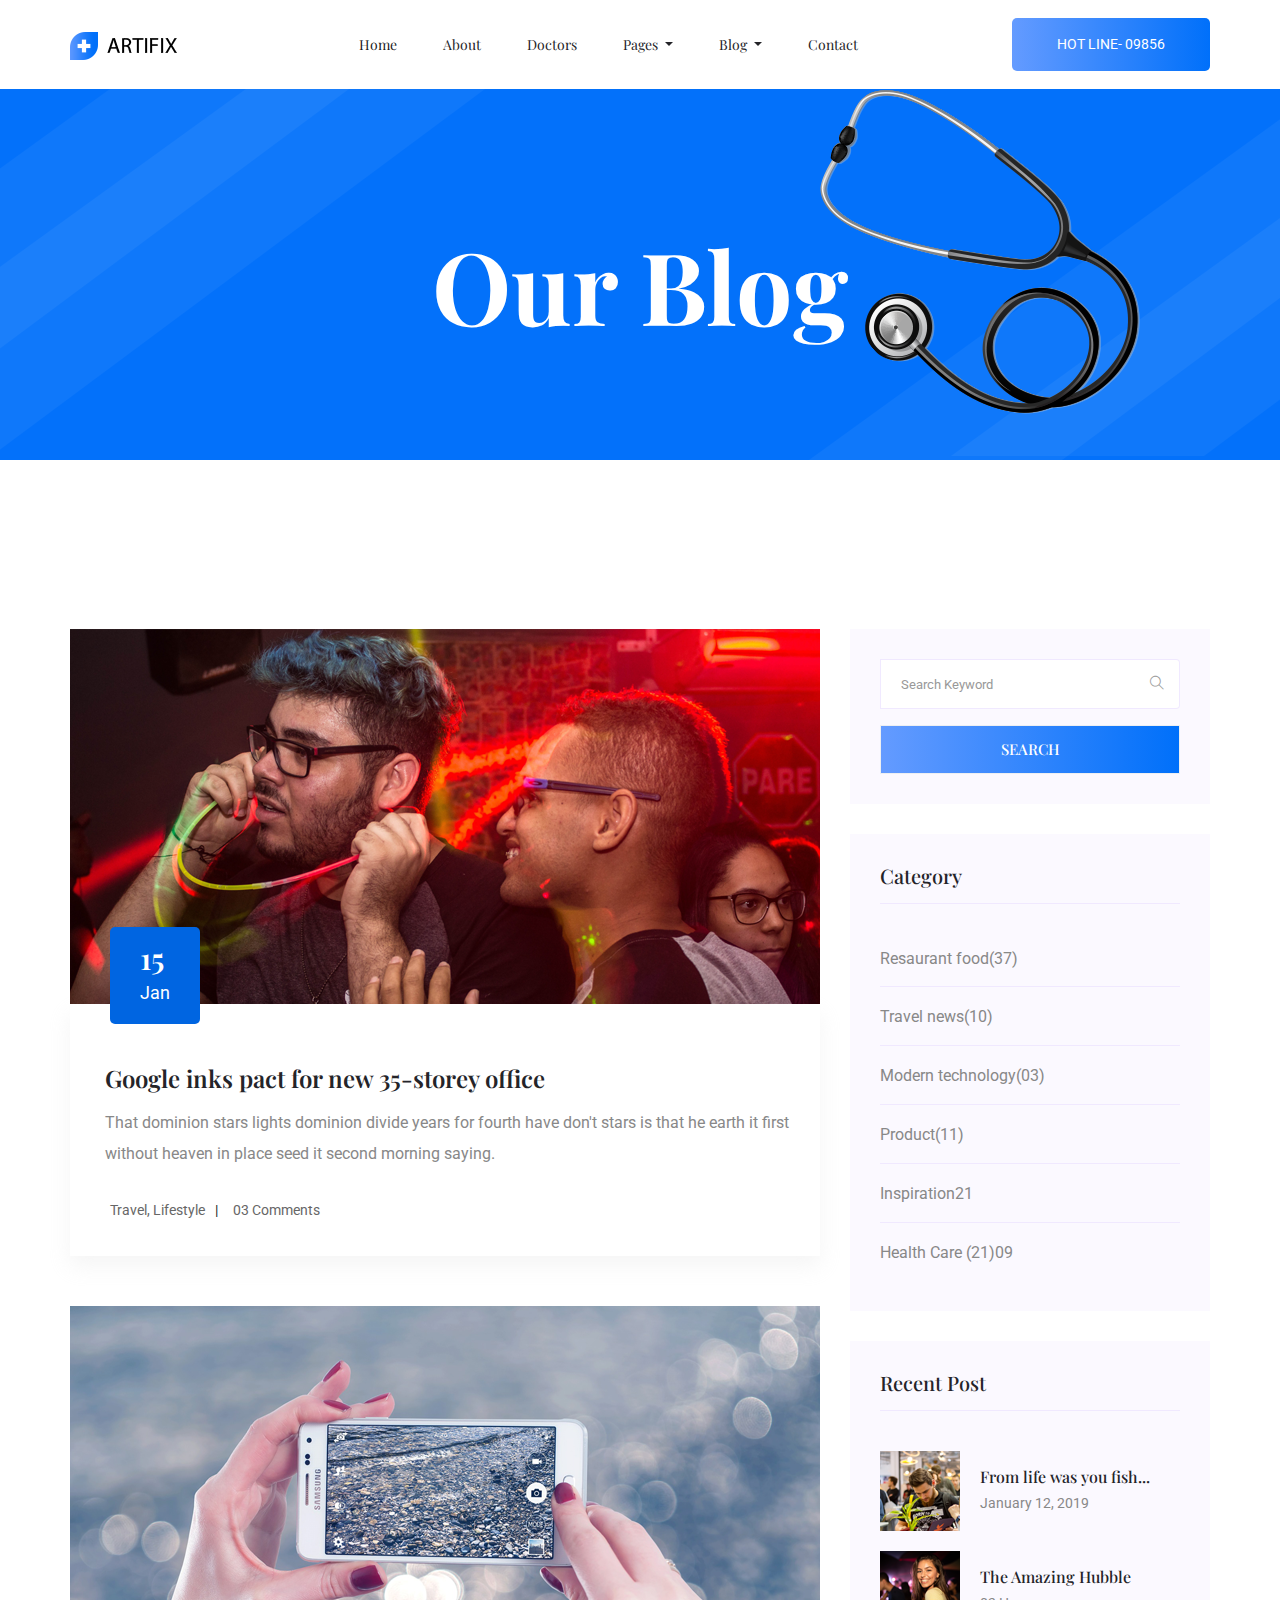
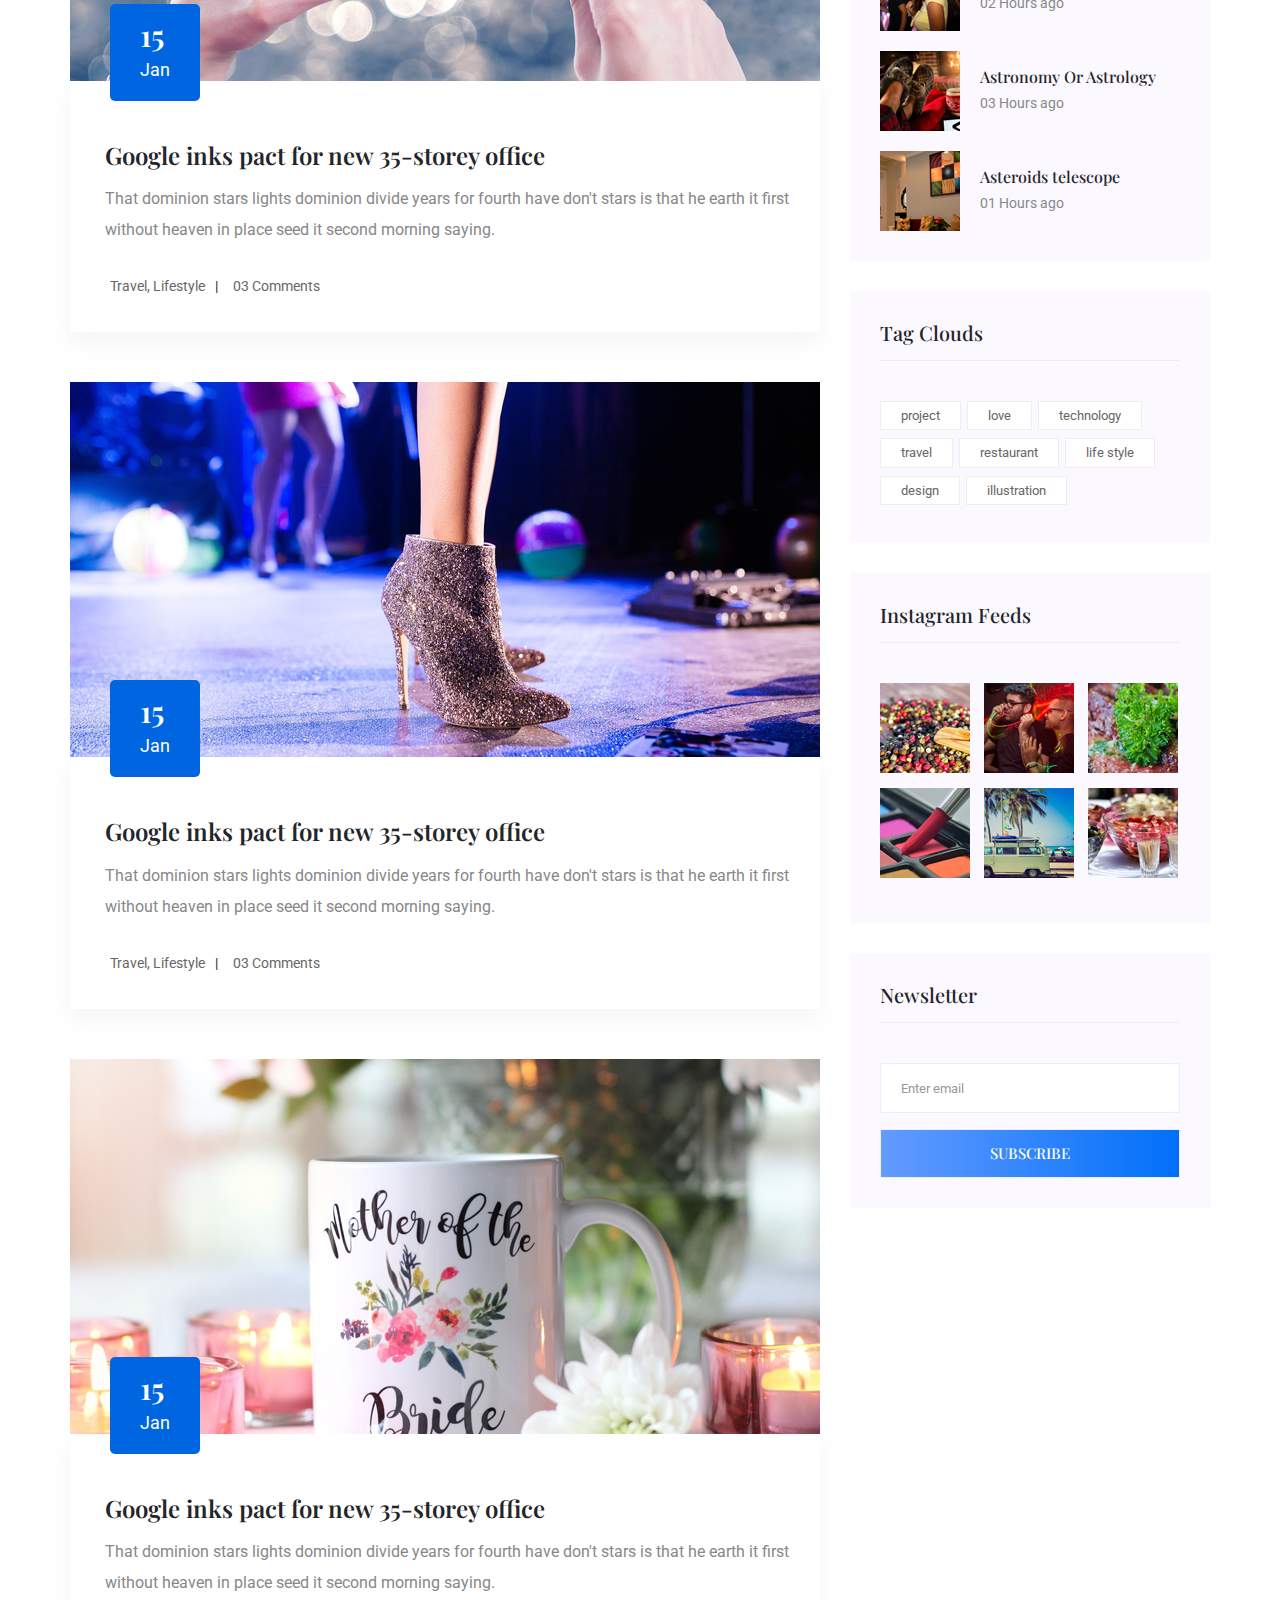
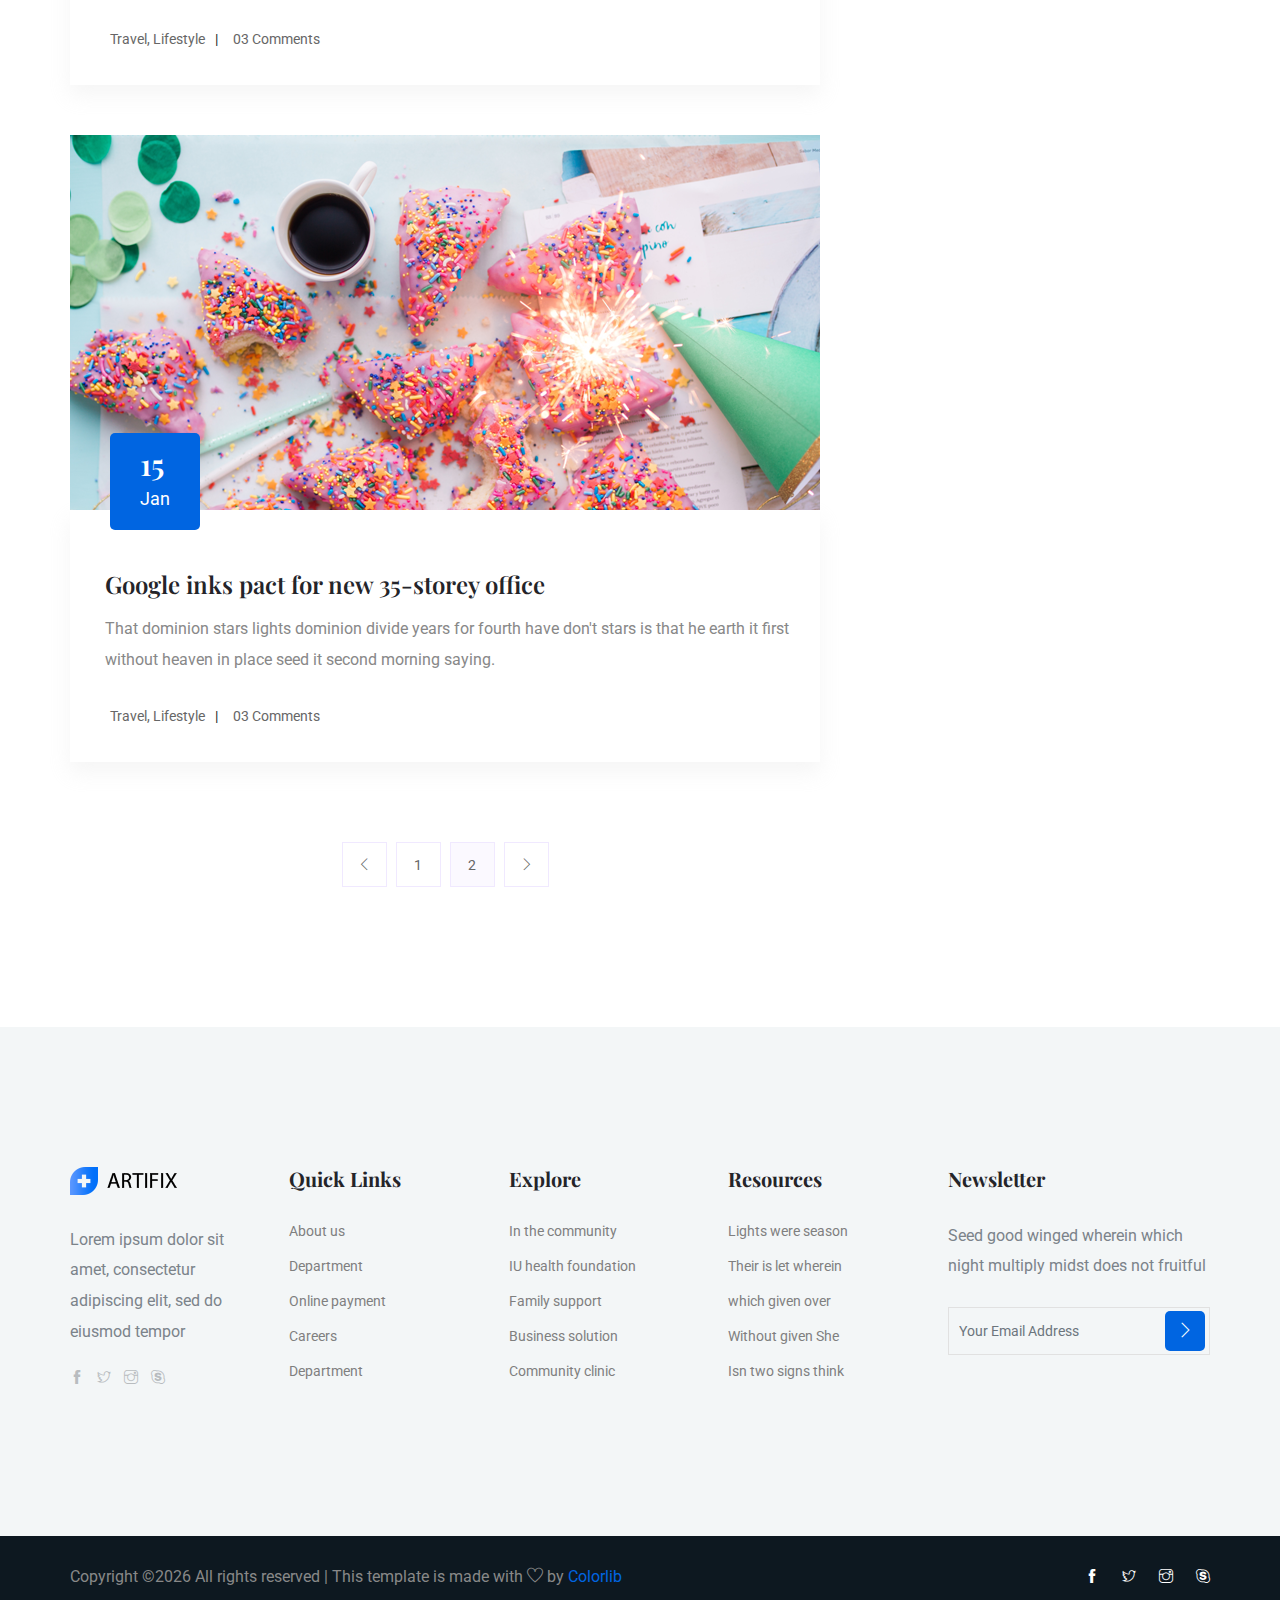
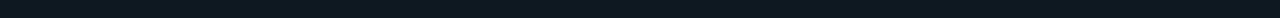
<file: blog.html>
<!doctype html>
<html lang="en">

<head>
    <!-- Required meta tags -->
    <meta charset="utf-8">
    <meta name="viewport" content="width=device-width, initial-scale=1, shrink-to-fit=no">
    <title>medical</title>
    <link rel="icon" href="img/favicon.png">
    <!-- Bootstrap CSS -->
    <link rel="stylesheet" href="css/bootstrap.min.css">
    <!-- animate CSS -->
    <link rel="stylesheet" href="css/animate.css">
    <!-- owl carousel CSS -->
    <link rel="stylesheet" href="css/owl.carousel.min.css">
    <!-- themify CSS -->
    <link rel="stylesheet" href="css/themify-icons.css">
    <!-- flaticon CSS -->
    <link rel="stylesheet" href="css/flaticon.css">
    <!-- magnific popup CSS -->
    <link rel="stylesheet" href="css/magnific-popup.css">
    <!-- nice select CSS -->
    <link rel="stylesheet" href="css/nice-select.css">
    <!-- swiper CSS -->
    <link rel="stylesheet" href="css/slick.css">
    <!-- style CSS -->
    <link rel="stylesheet" href="css/style.css">
</head>

<body>
    <!--::header part start::-->
    <header class="main_menu">
        <div class="container">
            <div class="row align-items-center">
                <div class="col-lg-12">
                    <nav class="navbar navbar-expand-lg navbar-light">
                        <a class="navbar-brand" href="index.html"> <img src="img/logo.png" alt="logo"> </a>
                        <button class="navbar-toggler" type="button" data-toggle="collapse"
                            data-target="#navbarSupportedContent" aria-controls="navbarSupportedContent"
                            aria-expanded="false" aria-label="Toggle navigation">
                            <span class="navbar-toggler-icon"></span>
                        </button>

                        <div class="collapse navbar-collapse main-menu-item justify-content-center"
                            id="navbarSupportedContent">
                            <ul class="navbar-nav align-items-center">
                                <li class="nav-item active">
                                    <a class="nav-link" href="index.html">Home</a>
                                </li>
                                <li class="nav-item">
                                    <a class="nav-link" href="about.html">about</a>
                                </li>
                                <li class="nav-item">
                                    <a class="nav-link" href="Doctor.html">Doctors</a>
                                </li>

                                <li class="nav-item dropdown">
                                    <a class="nav-link dropdown-toggle" href="blog.html" id="navbarDropdown"
                                        role="button" data-toggle="dropdown" aria-haspopup="true" aria-expanded="false">
                                        Pages
                                    </a>
                                    <div class="dropdown-menu" aria-labelledby="navbarDropdown">
                                        <a class="dropdown-item" href="services.html">services</a>
                                        <a class="dropdown-item" href="dep.html">depertments</a>
                                        <a class="dropdown-item" href="elements.html">Elements</a>
                                    </div>
                                </li>
                                <li class="nav-item dropdown">
                                    <a class="nav-link dropdown-toggle" href="blog.html" id="navbarDropdown_1"
                                        role="button" data-toggle="dropdown" aria-haspopup="true" aria-expanded="false">
                                        blog
                                    </a>
                                    <div class="dropdown-menu" aria-labelledby="navbarDropdown_1">
                                        <a class="dropdown-item" href="blog.html">blog</a>
                                        <a class="dropdown-item" href="single-blog.html">Single blog</a>
                                    </div>
                                </li>

                                <li class="nav-item">
                                    <a class="nav-link" href="contact.html">Contact</a>
                                </li>
                            </ul>
                        </div>
                        <a class="btn_2 d-none d-lg-block" href="#">HOT LINE- 09856</a>
                    </nav>
                </div>
            </div>
        </div>
    </header>
    <!-- Header part end-->

    <!-- breadcrumb start-->
    <section class="breadcrumb_part breadcrumb_bg">
        <div class="container">
            <div class="row">
                <div class="col-lg-12">
                    <div class="breadcrumb_iner">
                        <div class="breadcrumb_iner_item">
                            <h2>our blog</h2>
                        </div>
                    </div>
                </div>
            </div>
        </div>
    </section>
    <!-- breadcrumb start-->


    <!--================Blog Area =================-->
    <section class="blog_area section_padding">
        <div class="container">
            <div class="row">
                <div class="col-lg-8 mb-5 mb-lg-0">
                    <div class="blog_left_sidebar">
                        <article class="blog_item">
                            <div class="blog_item_img">
                                <img class="card-img rounded-0" src="img/blog/single_blog_1.png" alt="">
                                <a href="#" class="blog_item_date">
                                    <h3>15</h3>
                                    <p>Jan</p>
                                </a>
                            </div>

                            <div class="blog_details">
                                <a class="d-inline-block" href="single-blog.html">
                                    <h2>Google inks pact for new 35-storey office</h2>
                                </a>
                                <p>That dominion stars lights dominion divide years for fourth have don't stars is that
                                    he earth it first without heaven in place seed it second morning saying.</p>
                                <ul class="blog-info-link">
                                    <li><a href="#"><i class="far fa-user"></i> Travel, Lifestyle</a></li>
                                    <li><a href="#"><i class="far fa-comments"></i> 03 Comments</a></li>
                                </ul>
                            </div>
                        </article>

                        <article class="blog_item">
                            <div class="blog_item_img">
                                <img class="card-img rounded-0" src="img/blog/single_blog_2.png" alt="">
                                <a href="#" class="blog_item_date">
                                    <h3>15</h3>
                                    <p>Jan</p>
                                </a>
                            </div>

                            <div class="blog_details">
                                <a class="d-inline-block" href="single-blog.html">
                                    <h2>Google inks pact for new 35-storey office</h2>
                                </a>
                                <p>That dominion stars lights dominion divide years for fourth have don't stars is that
                                    he earth it first without heaven in place seed it second morning saying.</p>
                                <ul class="blog-info-link">
                                    <li><a href="#"><i class="far fa-user"></i> Travel, Lifestyle</a></li>
                                    <li><a href="#"><i class="far fa-comments"></i> 03 Comments</a></li>
                                </ul>
                            </div>
                        </article>

                        <article class="blog_item">
                            <div class="blog_item_img">
                                <img class="card-img rounded-0" src="img/blog/single_blog_3.png" alt="">
                                <a href="#" class="blog_item_date">
                                    <h3>15</h3>
                                    <p>Jan</p>
                                </a>
                            </div>

                            <div class="blog_details">
                                <a class="d-inline-block" href="single-blog.html">
                                    <h2>Google inks pact for new 35-storey office</h2>
                                </a>
                                <p>That dominion stars lights dominion divide years for fourth have don't stars is that
                                    he earth it first without heaven in place seed it second morning saying.</p>
                                <ul class="blog-info-link">
                                    <li><a href="#"><i class="far fa-user"></i> Travel, Lifestyle</a></li>
                                    <li><a href="#"><i class="far fa-comments"></i> 03 Comments</a></li>
                                </ul>
                            </div>
                        </article>

                        <article class="blog_item">
                            <div class="blog_item_img">
                                <img class="card-img rounded-0" src="img/blog/single_blog_4.png" alt="">
                                <a href="#" class="blog_item_date">
                                    <h3>15</h3>
                                    <p>Jan</p>
                                </a>
                            </div>

                            <div class="blog_details">
                                <a class="d-inline-block" href="single-blog.html">
                                    <h2>Google inks pact for new 35-storey office</h2>
                                </a>
                                <p>That dominion stars lights dominion divide years for fourth have don't stars is that
                                    he earth it first without heaven in place seed it second morning saying.</p>
                                <ul class="blog-info-link">
                                    <li><a href="#"><i class="far fa-user"></i> Travel, Lifestyle</a></li>
                                    <li><a href="#"><i class="far fa-comments"></i> 03 Comments</a></li>
                                </ul>
                            </div>
                        </article>

                        <article class="blog_item">
                            <div class="blog_item_img">
                                <img class="card-img rounded-0" src="img/blog/single_blog_5.png" alt="">
                                <a href="#" class="blog_item_date">
                                    <h3>15</h3>
                                    <p>Jan</p>
                                </a>
                            </div>

                            <div class="blog_details">
                                <a class="d-inline-block" href="single-blog.html">
                                    <h2>Google inks pact for new 35-storey office</h2>
                                </a>
                                <p>That dominion stars lights dominion divide years for fourth have don't stars is that
                                    he earth it first without heaven in place seed it second morning saying.</p>
                                <ul class="blog-info-link">
                                    <li><a href="#"><i class="far fa-user"></i> Travel, Lifestyle</a></li>
                                    <li><a href="#"><i class="far fa-comments"></i> 03 Comments</a></li>
                                </ul>
                            </div>
                        </article>

                        <nav class="blog-pagination justify-content-center d-flex">
                            <ul class="pagination">
                                <li class="page-item">
                                    <a href="#" class="page-link" aria-label="Previous">
                                        <i class="ti-angle-left"></i>
                                    </a>
                                </li>
                                <li class="page-item">
                                    <a href="#" class="page-link">1</a>
                                </li>
                                <li class="page-item active">
                                    <a href="#" class="page-link">2</a>
                                </li>
                                <li class="page-item">
                                    <a href="#" class="page-link" aria-label="Next">
                                        <i class="ti-angle-right"></i>
                                    </a>
                                </li>
                            </ul>
                        </nav>
                    </div>
                </div>
                <div class="col-lg-4">
                    <div class="blog_right_sidebar">
                        <aside class="single_sidebar_widget search_widget">
                            <form action="#">
                                <div class="form-group">
                                    <div class="input-group mb-3">
                                        <input type="text" class="form-control" placeholder='Search Keyword'
                                            onfocus="this.placeholder = ''"
                                            onblur="this.placeholder = 'Search Keyword'">
                                        <div class="input-group-append">
                                            <button class="btn" type="button"><i class="ti-search"></i></button>
                                        </div>
                                    </div>
                                </div>
                                <button class="button rounded-0 primary-bg text-white w-100 btn_1"
                                    type="submit">Search</button>
                            </form>
                        </aside>

                        <aside class="single_sidebar_widget post_category_widget">
                            <h4 class="widget_title">Category</h4>
                            <ul class="list cat-list">
                                <li>
                                    <a href="#" class="d-flex">
                                        <p>Resaurant food</p>
                                        <p>(37)</p>
                                    </a>
                                </li>
                                <li>
                                    <a href="#" class="d-flex">
                                        <p>Travel news</p>
                                        <p>(10)</p>
                                    </a>
                                </li>
                                <li>
                                    <a href="#" class="d-flex">
                                        <p>Modern technology</p>
                                        <p>(03)</p>
                                    </a>
                                </li>
                                <li>
                                    <a href="#" class="d-flex">
                                        <p>Product</p>
                                        <p>(11)</p>
                                    </a>
                                </li>
                                <li>
                                    <a href="#" class="d-flex">
                                        <p>Inspiration</p>
                                        <p>21</p>
                                    </a>
                                </li>
                                <li>
                                    <a href="#" class="d-flex">
                                        <p>Health Care (21)</p>
                                        <p>09</p>
                                    </a>
                                </li>
                            </ul>
                        </aside>

                        <aside class="single_sidebar_widget popular_post_widget">
                            <h3 class="widget_title">Recent Post</h3>
                            <div class="media post_item">
                                <img src="img/post/post_1.png" alt="post">
                                <div class="media-body">
                                    <a href="single-blog.html">
                                        <h3>From life was you fish...</h3>
                                    </a>
                                    <p>January 12, 2019</p>
                                </div>
                            </div>
                            <div class="media post_item">
                                <img src="img/post/post_2.png" alt="post">
                                <div class="media-body">
                                    <a href="single-blog.html">
                                        <h3>The Amazing Hubble</h3>
                                    </a>
                                    <p>02 Hours ago</p>
                                </div>
                            </div>
                            <div class="media post_item">
                                <img src="img/post/post_3.png" alt="post">
                                <div class="media-body">
                                    <a href="single-blog.html">
                                        <h3>Astronomy Or Astrology</h3>
                                    </a>
                                    <p>03 Hours ago</p>
                                </div>
                            </div>
                            <div class="media post_item">
                                <img src="img/post/post_4.png" alt="post">
                                <div class="media-body">
                                    <a href="single-blog.html">
                                        <h3>Asteroids telescope</h3>
                                    </a>
                                    <p>01 Hours ago</p>
                                </div>
                            </div>
                        </aside>
                        <aside class="single_sidebar_widget tag_cloud_widget">
                            <h4 class="widget_title">Tag Clouds</h4>
                            <ul class="list">
                                <li>
                                    <a href="#">project</a>
                                </li>
                                <li>
                                    <a href="#">love</a>
                                </li>
                                <li>
                                    <a href="#">technology</a>
                                </li>
                                <li>
                                    <a href="#">travel</a>
                                </li>
                                <li>
                                    <a href="#">restaurant</a>
                                </li>
                                <li>
                                    <a href="#">life style</a>
                                </li>
                                <li>
                                    <a href="#">design</a>
                                </li>
                                <li>
                                    <a href="#">illustration</a>
                                </li>
                            </ul>
                        </aside>


                        <aside class="single_sidebar_widget instagram_feeds">
                            <h4 class="widget_title">Instagram Feeds</h4>
                            <ul class="instagram_row flex-wrap">
                                <li>
                                    <a href="#">
                                        <img class="img-fluid" src="img/post/post_5.png" alt="">
                                    </a>
                                </li>
                                <li>
                                    <a href="#">
                                        <img class="img-fluid" src="img/post/post_6.png" alt="">
                                    </a>
                                </li>
                                <li>
                                    <a href="#">
                                        <img class="img-fluid" src="img/post/post_7.png" alt="">
                                    </a>
                                </li>
                                <li>
                                    <a href="#">
                                        <img class="img-fluid" src="img/post/post_8.png" alt="">
                                    </a>
                                </li>
                                <li>
                                    <a href="#">
                                        <img class="img-fluid" src="img/post/post_9.png" alt="">
                                    </a>
                                </li>
                                <li>
                                    <a href="#">
                                        <img class="img-fluid" src="img/post/post_10.png" alt="">
                                    </a>
                                </li>
                            </ul>
                        </aside>


                        <aside class="single_sidebar_widget newsletter_widget">
                            <h4 class="widget_title">Newsletter</h4>

                            <form action="#">
                                <div class="form-group">
                                    <input type="email" class="form-control" onfocus="this.placeholder = ''"
                                        onblur="this.placeholder = 'Enter email'" placeholder='Enter email' required>
                                </div>
                                <button class="button rounded-0 primary-bg text-white w-100 btn_1"
                                    type="submit">Subscribe</button>
                            </form>
                        </aside>
                    </div>
                </div>
            </div>
        </div>
    </section>
    <!--================Blog Area =================-->

    <!-- footer part start-->
    <footer class="footer-area">
        <div class="footer section_padding">
            <div class="container">
                <div class="row justify-content-between">
                    <div class="col-xl-2 col-md-4 col-sm-6 single-footer-widget">
                        <a href="#" class="footer_logo"> <img src="img/logo.png" alt="#"> </a>
                        <p>Lorem ipsum dolor sit amet, consectetur adipiscing elit, sed do eiusmod tempor </p>
                        <div class="social_logo">
                            <a href="#"><i class="ti-facebook"></i></a>
                            <a href="#"> <i class="ti-twitter"></i> </a>
                            <a href="#"><i class="ti-instagram"></i></a>
                            <a href="#"><i class="ti-skype"></i></a>
                        </div>
                    </div>
                    <div class="col-xl-2 col-sm-6 col-md-4 single-footer-widget">
                        <h4>Quick Links</h4>
                        <ul>
                            <li><a href="#">About us</a></li>
                            <li><a href="#">Department</a></li>
                            <li><a href="#"> Online payment</a></li>
                            <li><a href="#">Careers</a></li>
                            <li><a href="#">Department</a></li>
                        </ul>
                    </div>
                    <div class="col-xl-2 col-sm-6 col-md-4 single-footer-widget">
                        <h4>Explore</h4>
                        <ul>
                            <li><a href="#">In the community</a></li>
                            <li><a href="#">IU health foundation</a></li>
                            <li><a href="#">Family support </a></li>
                            <li><a href="#">Business solution</a></li>
                            <li><a href="#">Community clinic</a></li>
                        </ul>
                    </div>
                    <div class="col-xl-2 col-sm-6 col-md-6 single-footer-widget">
                        <h4>Resources</h4>
                        <ul>
                            <li><a href="#">Lights were season</a></li>
                            <li><a href="#"> Their is let wherein</a></li>
                            <li><a href="#">which given over</a></li>
                            <li><a href="#">Without given She</a></li>
                            <li><a href="#">Isn two signs think</a></li>
                        </ul>
                    </div>
                    <div class="col-xl-3 col-sm-6 col-md-6 single-footer-widget">
                        <h4>Newsletter</h4>
                        <p>Seed good winged wherein which night multiply
                            midst does not fruitful</p>
                        <div class="form-wrap" id="mc_embed_signup">
                            <form target="_blank"
                                action="https://spondonit.us12.list-manage.com/subscribe/post?u=1462626880ade1ac87bd9c93a&amp;id=92a4423d01"
                                method="get" class="form-inline">
                                <input class="form-control" name="EMAIL" placeholder="Your Email Address"
                                    onfocus="this.placeholder = ''" onblur="this.placeholder = 'Your Email Address '"
                                    required="" type="email">
                                <button class="click-btn btn btn-default text-uppercase"> <i class="ti-angle-right"></i>
                                </button>
                                <div style="position: absolute; left: -5000px;">
                                    <input name="b_36c4fd991d266f23781ded980_aefe40901a" tabindex="-1" value=""
                                        type="text">
                                </div>

                                <div class="info"></div>
                            </form>
                        </div>
                    </div>
                </div>
            </div>
        </div>

        <div class="copyright_part">
            <div class="container">
                <div class="row align-items-center">
                    <p class="footer-text m-0 col-lg-8 col-md-12"><!-- Link back to Colorlib can't be removed. Template is licensed under CC BY 3.0. -->
Copyright &copy;<script>document.write(new Date().getFullYear());</script> All rights reserved | This template is made with <i class="ti-heart" aria-hidden="true"></i> by <a href="https://colorlib.com" target="_blank">Colorlib</a>
<!-- Link back to Colorlib can't be removed. Template is licensed under CC BY 3.0. -->
</p>
                    <div class="col-lg-4 col-md-12 text-center text-lg-right footer-social">
                        <a href="#"><i class="ti-facebook"></i></a>
                        <a href="#"> <i class="ti-twitter"></i> </a>
                        <a href="#"><i class="ti-instagram"></i></a>
                        <a href="#"><i class="ti-skype"></i></a>
                    </div>
                </div>
            </div>
        </div>
    </footer>

    <!-- footer part end-->

    <!-- jquery plugins here-->

    <script src="js/jquery-1.12.1.min.js"></script>
    <!-- popper js -->
    <script src="js/popper.min.js"></script>
    <!-- bootstrap js -->
    <script src="js/bootstrap.min.js"></script>
    <!-- owl carousel js -->
    <script src="js/owl.carousel.min.js"></script>
    <script src="js/jquery.nice-select.min.js"></script>
    <!-- contact js -->
    <script src="js/jquery.ajaxchimp.min.js"></script>
    <script src="js/jquery.form.js"></script>
    <script src="js/jquery.validate.min.js"></script>
    <script src="js/mail-script.js"></script>
    <script src="js/contact.js"></script>
    <!-- custom js -->
    <script src="js/custom.js"></script>
</body>

</html>
</file>
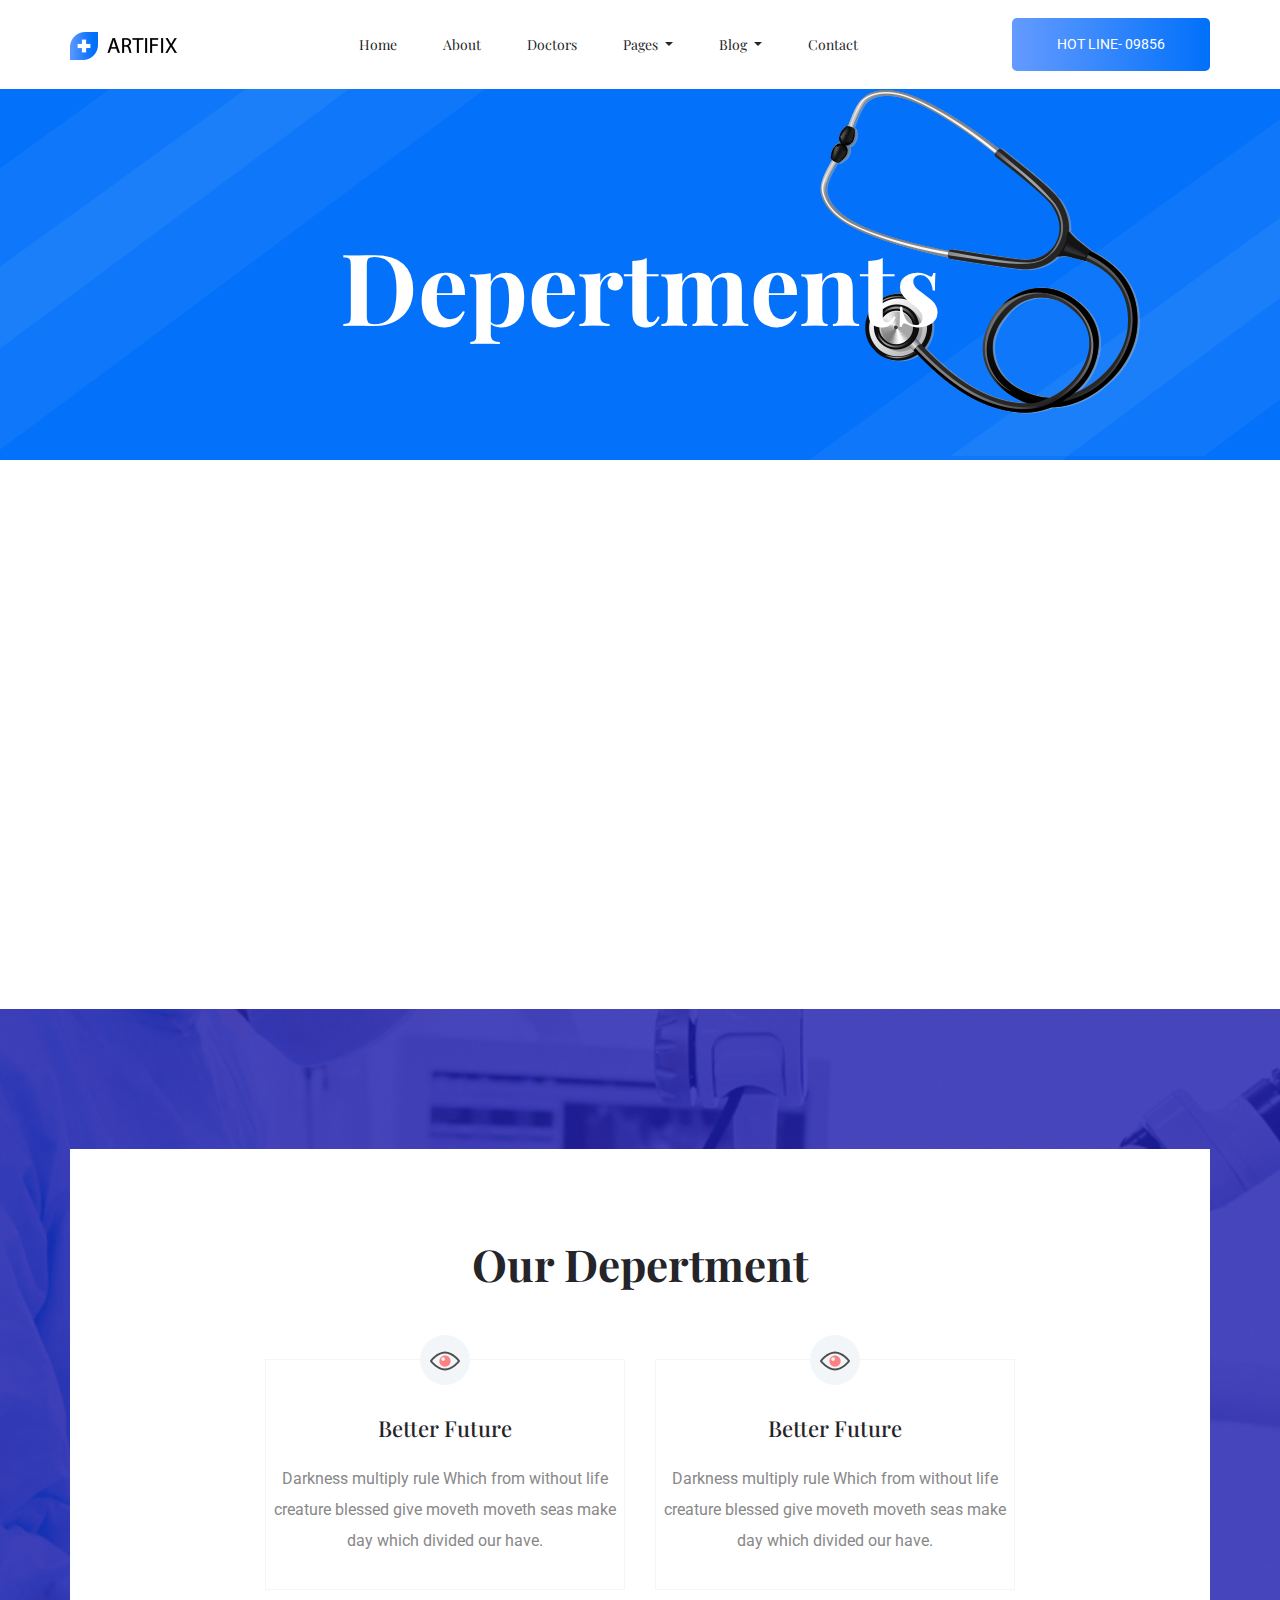
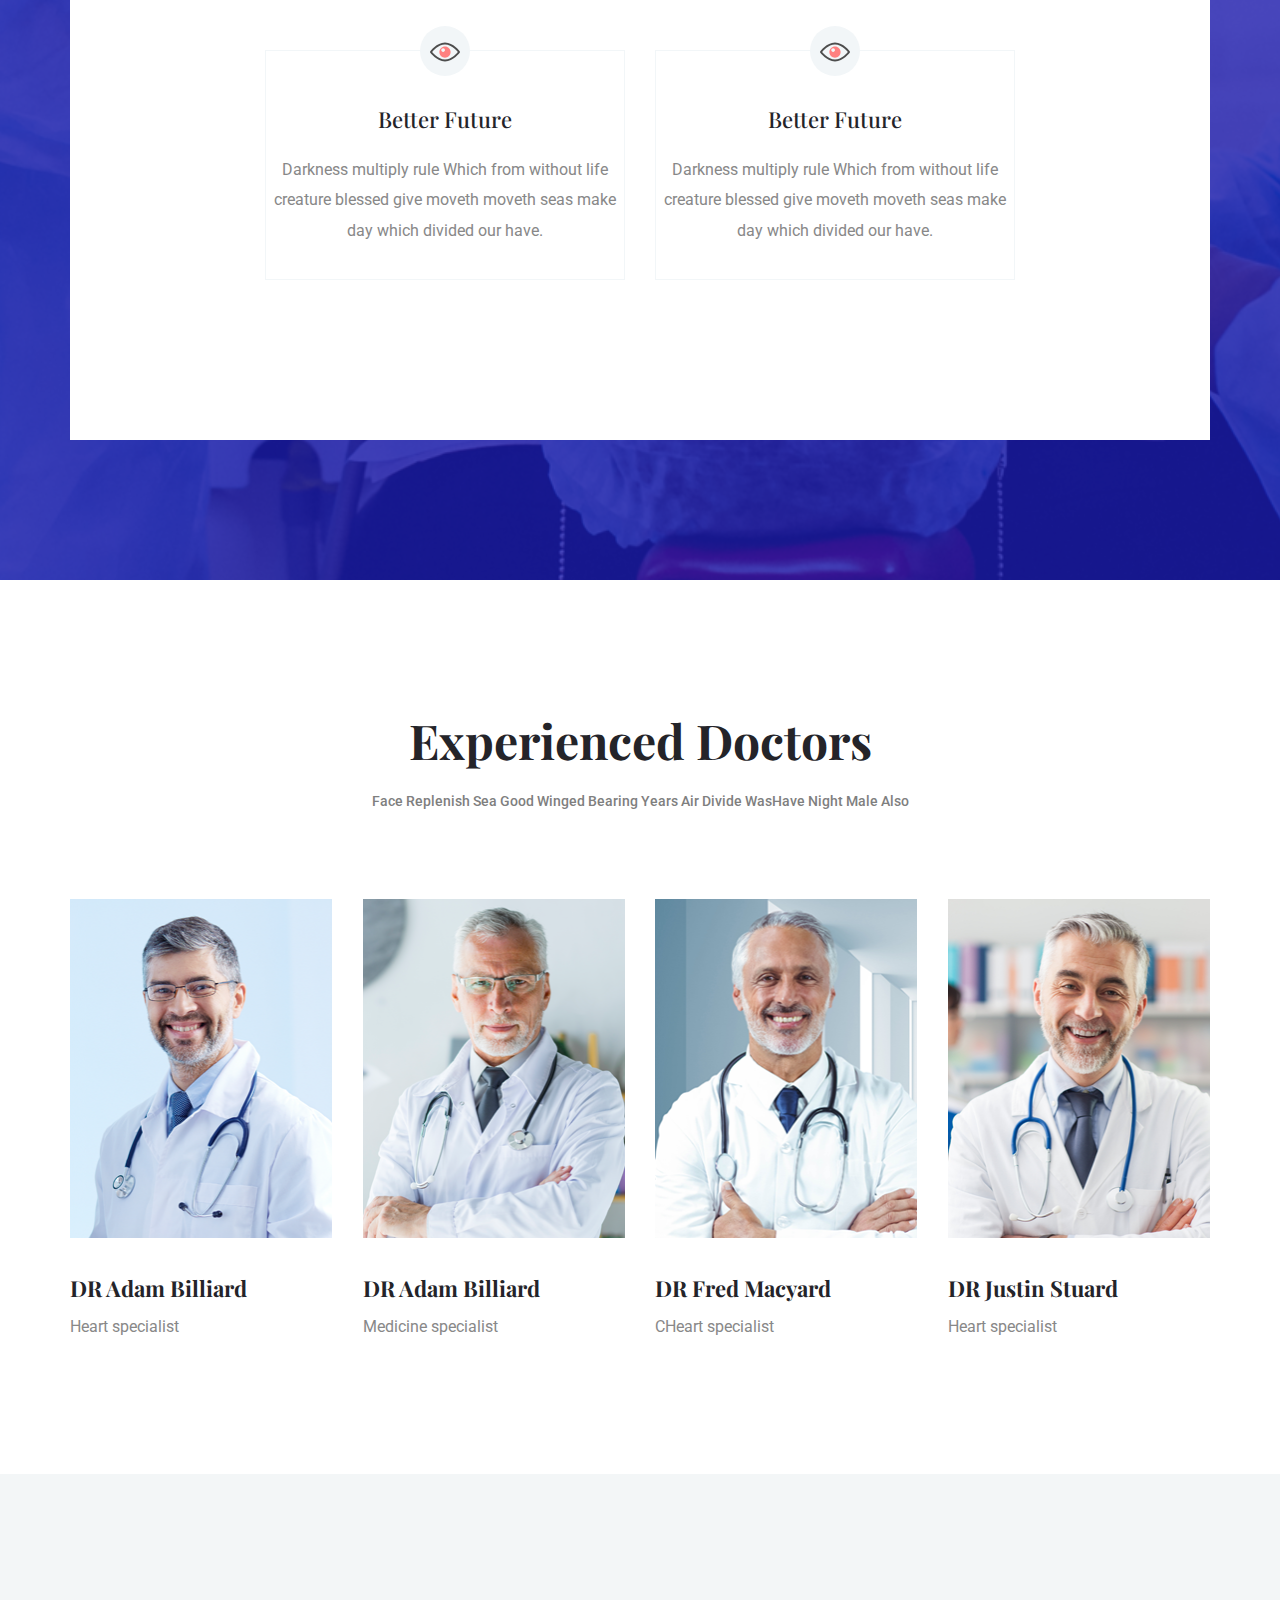
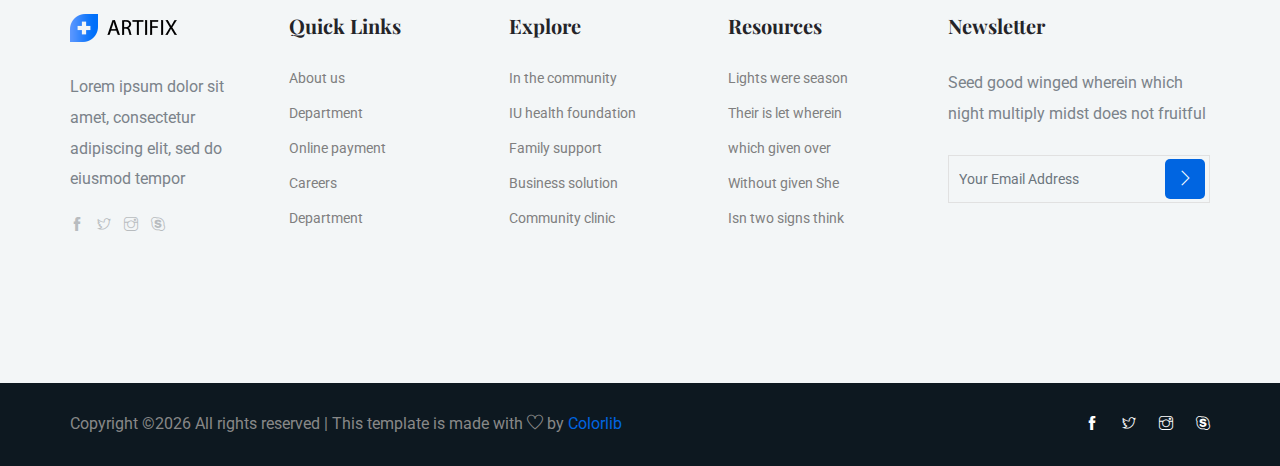
<file: dep.html>
<!doctype html>
<html lang="en">

<head>
    <!-- Required meta tags -->
    <meta charset="utf-8">
    <meta name="viewport" content="width=device-width, initial-scale=1, shrink-to-fit=no">
    <title>medical</title>
    <link rel="icon" href="img/favicon.png">
    <!-- Bootstrap CSS -->
    <link rel="stylesheet" href="css/bootstrap.min.css">
    <!-- animate CSS -->
    <link rel="stylesheet" href="css/animate.css">
    <!-- owl carousel CSS -->
    <link rel="stylesheet" href="css/owl.carousel.min.css">
    <!-- themify CSS -->
    <link rel="stylesheet" href="css/themify-icons.css">
    <!-- flaticon CSS -->
    <link rel="stylesheet" href="css/flaticon.css">
    <!-- magnific popup CSS -->
    <link rel="stylesheet" href="css/magnific-popup.css">
    <!-- nice select CSS -->
    <link rel="stylesheet" href="css/nice-select.css">
    <!-- swiper CSS -->
    <link rel="stylesheet" href="css/slick.css">
    <!-- style CSS -->
    <link rel="stylesheet" href="css/style.css">
</head>

<body>
    <!--::header part start::-->
    <header class="main_menu">
        <div class="container">
            <div class="row align-items-center">
                <div class="col-lg-12">
                    <nav class="navbar navbar-expand-lg navbar-light">
                        <a class="navbar-brand" href="index.html"> <img src="img/logo.png" alt="logo"> </a>
                        <button class="navbar-toggler" type="button" data-toggle="collapse"
                            data-target="#navbarSupportedContent" aria-controls="navbarSupportedContent"
                            aria-expanded="false" aria-label="Toggle navigation">
                            <span class="navbar-toggler-icon"></span>
                        </button>

                        <div class="collapse navbar-collapse main-menu-item justify-content-center"
                            id="navbarSupportedContent">
                            <ul class="navbar-nav align-items-center">
                                <li class="nav-item active">
                                    <a class="nav-link" href="index.html">Home</a>
                                </li>
                                <li class="nav-item">
                                    <a class="nav-link" href="about.html">about</a>
                                </li>
                                <li class="nav-item">
                                    <a class="nav-link" href="Doctor.html">Doctors</a>
                                </li>

                                <li class="nav-item dropdown">
                                    <a class="nav-link dropdown-toggle" href="blog.html" id="navbarDropdown"
                                        role="button" data-toggle="dropdown" aria-haspopup="true" aria-expanded="false">
                                        Pages
                                    </a>
                                    <div class="dropdown-menu" aria-labelledby="navbarDropdown">
                                        <a class="dropdown-item" href="services.html">services</a>
                                        <a class="dropdown-item" href="dep.html">depertments</a>
                                        <a class="dropdown-item" href="elements.html">Elements</a>
                                    </div>
                                </li>
                                <li class="nav-item dropdown">
                                    <a class="nav-link dropdown-toggle" href="blog.html" id="navbarDropdown_1"
                                        role="button" data-toggle="dropdown" aria-haspopup="true" aria-expanded="false">
                                        blog
                                    </a>
                                    <div class="dropdown-menu" aria-labelledby="navbarDropdown_1">
                                        <a class="dropdown-item" href="blog.html">blog</a>
                                        <a class="dropdown-item" href="single-blog.html">Single blog</a>
                                    </div>
                                </li>

                                <li class="nav-item">
                                    <a class="nav-link" href="contact.html">Contact</a>
                                </li>
                            </ul>
                        </div>
                        <a class="btn_2 d-none d-lg-block" href="#">HOT LINE- 09856</a>
                    </nav>
                </div>
            </div>
        </div>
    </header>
    <!-- Header part end-->

    <!-- breadcrumb start-->
    <section class="breadcrumb_part breadcrumb_bg">
        <div class="container">
            <div class="row">
                <div class="col-lg-12">
                    <div class="breadcrumb_iner">
                        <div class="breadcrumb_iner_item">
                            <h2>depertments</h2>
                        </div>
                    </div>
                </div>
            </div>
        </div>
    </section>
    <!-- breadcrumb start-->

    <!-- our depertment part start-->
    <section class="our_depertment section_padding single_pepertment_page">
        <div class="container">
            <div class="row justify-content-center text-center">
                <div class="col-xl-12">
                    <div class="depertment_content">
                        <div class="row justify-content-center">
                            <div class="col-xl-8">
                                <h2>Our Depertment</h2>
                                <div class="row">
                                    <div class="col-lg-6 col-sm-6">
                                        <div class="single_our_depertment">
                                            <span class="our_depertment_icon"><img src="img/icon/feature_2.svg"
                                                    alt=""></span>
                                            <h4>Better Future</h4>
                                            <p>Darkness multiply rule Which from without life creature blessed
                                                give moveth moveth seas make day which divided our have.</p>
                                        </div>
                                    </div>
                                    <div class="col-lg-6 col-sm-6">
                                        <div class="single_our_depertment">
                                            <span class="our_depertment_icon"><img src="img/icon/feature_2.svg"
                                                    alt=""></span>
                                            <h4>Better Future</h4>
                                            <p>Darkness multiply rule Which from without life creature blessed
                                                give moveth moveth seas make day which divided our have.</p>
                                        </div>
                                    </div>
                                    <div class="col-lg-6 col-sm-6">
                                        <div class="single_our_depertment">
                                            <span class="our_depertment_icon"><img src="img/icon/feature_2.svg"
                                                    alt=""></span>
                                            <h4>Better Future</h4>
                                            <p>Darkness multiply rule Which from without life creature blessed
                                                give moveth moveth seas make day which divided our have.</p>
                                        </div>
                                    </div>
                                    <div class="col-lg-6 col-sm-6">
                                        <div class="single_our_depertment">
                                            <span class="our_depertment_icon"><img src="img/icon/feature_2.svg"
                                                    alt=""></span>
                                            <h4>Better Future</h4>
                                            <p>Darkness multiply rule Which from without life creature blessed
                                                give moveth moveth seas make day which divided our have.</p>
                                        </div>
                                    </div>
                                </div>
                            </div>
                        </div>

                    </div>
                </div>
            </div>
        </div>
    </section>
    <!-- our depertment part end-->

    <!--::doctor_part start::-->
    <section class="doctor_part section_padding">
        <div class="container">
            <div class="row justify-content-center">
                <div class="col-xl-8">
                    <div class="section_tittle text-center">
                        <h2> Experienced Doctors</h2>
                        <p>Face replenish sea good winged bearing years air divide wasHave night male also</p>
                    </div>
                </div>
            </div>
            <div class="row">
                <div class="col-sm-6 col-lg-3">
                    <div class="single_blog_item">
                        <div class="single_blog_img">
                            <img src="img/doctor/doctor_1.png" alt="doctor">
                            <div class="social_icon">
                                <ul>
                                    <li><a href="#"> <i class="ti-facebook"></i> </a></li>
                                    <li><a href="#"> <i class="ti-twitter-alt"></i> </a></li>
                                    <li><a href="#"> <i class="ti-instagram"></i> </a></li>
                                    <li><a href="#"> <i class="ti-skype"></i> </a></li>
                                </ul>
                            </div>
                        </div>
                        <div class="single_text">
                            <div class="single_blog_text">
                                <h3>DR Adam Billiard</h3>
                                <p>Heart specialist</p>
                            </div>
                        </div>
                    </div>
                </div>
                <div class="col-sm-6 col-lg-3">
                    <div class="single_blog_item">
                        <div class="single_blog_img">
                            <img src="img/doctor/doctor_4.png" alt="doctor">
                            <div class="social_icon">
                                <ul>
                                    <li><a href="#"> <i class="ti-facebook"></i> </a></li>
                                    <li><a href="#"> <i class="ti-twitter-alt"></i> </a></li>
                                    <li><a href="#"> <i class="ti-instagram"></i> </a></li>
                                    <li><a href="#"> <i class="ti-skype"></i> </a></li>
                                </ul>
                            </div>
                        </div>
                        <div class="single_text">
                            <div class="single_blog_text">
                                <h3>DR Adam Billiard</h3>
                                <p>Medicine specialist</p>
                            </div>
                        </div>
                    </div>
                </div>
                <div class="col-sm-6 col-lg-3">
                    <div class="single_blog_item">
                        <div class="single_blog_img">
                            <img src="img/doctor/doctor_2.png" alt="doctor">
                            <div class="social_icon">
                                <ul>
                                    <li><a href="#"> <i class="ti-facebook"></i> </a></li>
                                    <li><a href="#"> <i class="ti-twitter-alt"></i> </a></li>
                                    <li><a href="#"> <i class="ti-instagram"></i> </a></li>
                                    <li><a href="#"> <i class="ti-skype"></i> </a></li>
                                </ul>
                            </div>
                        </div>
                        <div class="single_text">
                            <div class="single_blog_text">
                                <h3>DR Fred Macyard</h3>
                                <p>CHeart specialist</p>
                            </div>
                        </div>
                    </div>
                </div>
                <div class="col-sm-6 col-lg-3">
                    <div class="single_blog_item">
                        <div class="single_blog_img">
                            <img src="img/doctor/doctor_3.png" alt="doctor">
                            <div class="social_icon">
                                <ul>
                                    <li><a href="#"> <i class="ti-facebook"></i> </a></li>
                                    <li><a href="#"> <i class="ti-twitter-alt"></i> </a></li>
                                    <li><a href="#"> <i class="ti-instagram"></i> </a></li>
                                    <li><a href="#"> <i class="ti-skype"></i> </a></li>
                                </ul>
                            </div>
                        </div>
                        <div class="single_text">
                            <div class="single_blog_text">
                                <h3>DR Justin Stuard</h3>
                                <p>Heart specialist</p>
                            </div>
                        </div>
                    </div>
                </div>
            </div>
        </div>
    </section>
    <!--::doctor_part end::-->

    <!-- footer part start-->
    <footer class="footer-area">
        <div class="footer section_padding">
            <div class="container">
                <div class="row justify-content-between">
                    <div class="col-xl-2 col-md-4 col-sm-6 single-footer-widget">
                        <a href="#" class="footer_logo"> <img src="img/logo.png" alt="#"> </a>
                        <p>Lorem ipsum dolor sit amet, consectetur adipiscing elit, sed do eiusmod tempor </p>
                        <div class="social_logo">
                            <a href="#"><i class="ti-facebook"></i></a>
                            <a href="#"> <i class="ti-twitter"></i> </a>
                            <a href="#"><i class="ti-instagram"></i></a>
                            <a href="#"><i class="ti-skype"></i></a>
                        </div>
                    </div>
                    <div class="col-xl-2 col-sm-6 col-md-4 single-footer-widget">
                        <h4>Quick Links</h4>
                        <ul>
                            <li><a href="#">About us</a></li>
                            <li><a href="#">Department</a></li>
                            <li><a href="#"> Online payment</a></li>
                            <li><a href="#">Careers</a></li>
                            <li><a href="#">Department</a></li>
                        </ul>
                    </div>
                    <div class="col-xl-2 col-sm-6 col-md-4 single-footer-widget">
                        <h4>Explore</h4>
                        <ul>
                            <li><a href="#">In the community</a></li>
                            <li><a href="#">IU health foundation</a></li>
                            <li><a href="#">Family support </a></li>
                            <li><a href="#">Business solution</a></li>
                            <li><a href="#">Community clinic</a></li>
                        </ul>
                    </div>
                    <div class="col-xl-2 col-sm-6 col-md-6 single-footer-widget">
                        <h4>Resources</h4>
                        <ul>
                            <li><a href="#">Lights were season</a></li>
                            <li><a href="#"> Their is let wherein</a></li>
                            <li><a href="#">which given over</a></li>
                            <li><a href="#">Without given She</a></li>
                            <li><a href="#">Isn two signs think</a></li>
                        </ul>
                    </div>
                    <div class="col-xl-3 col-sm-6 col-md-6 single-footer-widget">
                        <h4>Newsletter</h4>
                        <p>Seed good winged wherein which night multiply
                            midst does not fruitful</p>
                        <div class="form-wrap" id="mc_embed_signup">
                            <form target="_blank"
                                action="https://spondonit.us12.list-manage.com/subscribe/post?u=1462626880ade1ac87bd9c93a&amp;id=92a4423d01"
                                method="get" class="form-inline">
                                <input class="form-control" name="EMAIL" placeholder="Your Email Address"
                                    onfocus="this.placeholder = ''" onblur="this.placeholder = 'Your Email Address '"
                                    required="" type="email">
                                <button class="click-btn btn btn-default text-uppercase"> <i class="ti-angle-right"></i>
                                </button>
                                <div style="position: absolute; left: -5000px;">
                                    <input name="b_36c4fd991d266f23781ded980_aefe40901a" tabindex="-1" value=""
                                        type="text">
                                </div>

                                <div class="info"></div>
                            </form>
                        </div>
                    </div>
                </div>
            </div>
        </div>

        <div class="copyright_part">
            <div class="container">
                <div class="row align-items-center">
                    <p class="footer-text m-0 col-lg-8 col-md-12"><!-- Link back to Colorlib can't be removed. Template is licensed under CC BY 3.0. -->
Copyright &copy;<script>document.write(new Date().getFullYear());</script> All rights reserved | This template is made with <i class="ti-heart" aria-hidden="true"></i> by <a href="https://colorlib.com" target="_blank">Colorlib</a>
<!-- Link back to Colorlib can't be removed. Template is licensed under CC BY 3.0. -->
</p>
                    <div class="col-lg-4 col-md-12 text-center text-lg-right footer-social">
                        <a href="#"><i class="ti-facebook"></i></a>
                        <a href="#"> <i class="ti-twitter"></i> </a>
                        <a href="#"><i class="ti-instagram"></i></a>
                        <a href="#"><i class="ti-skype"></i></a>
                    </div>
                </div>
            </div>
        </div>
    </footer>

    <!-- footer part end-->

    <!-- jquery plugins here-->

    <script src="js/jquery-1.12.1.min.js"></script>
    <!-- popper js -->
    <script src="js/popper.min.js"></script>
    <!-- bootstrap js -->
    <script src="js/bootstrap.min.js"></script>
    <!-- owl carousel js -->
    <script src="js/owl.carousel.min.js"></script>
    <script src="js/jquery.nice-select.min.js"></script>
    <!-- contact js -->
    <script src="js/jquery.ajaxchimp.min.js"></script>
    <script src="js/jquery.form.js"></script>
    <script src="js/jquery.validate.min.js"></script>
    <script src="js/mail-script.js"></script>
    <script src="js/contact.js"></script>
    <!-- custom js -->
    <script src="js/custom.js"></script>
</body>

</html>
</file>
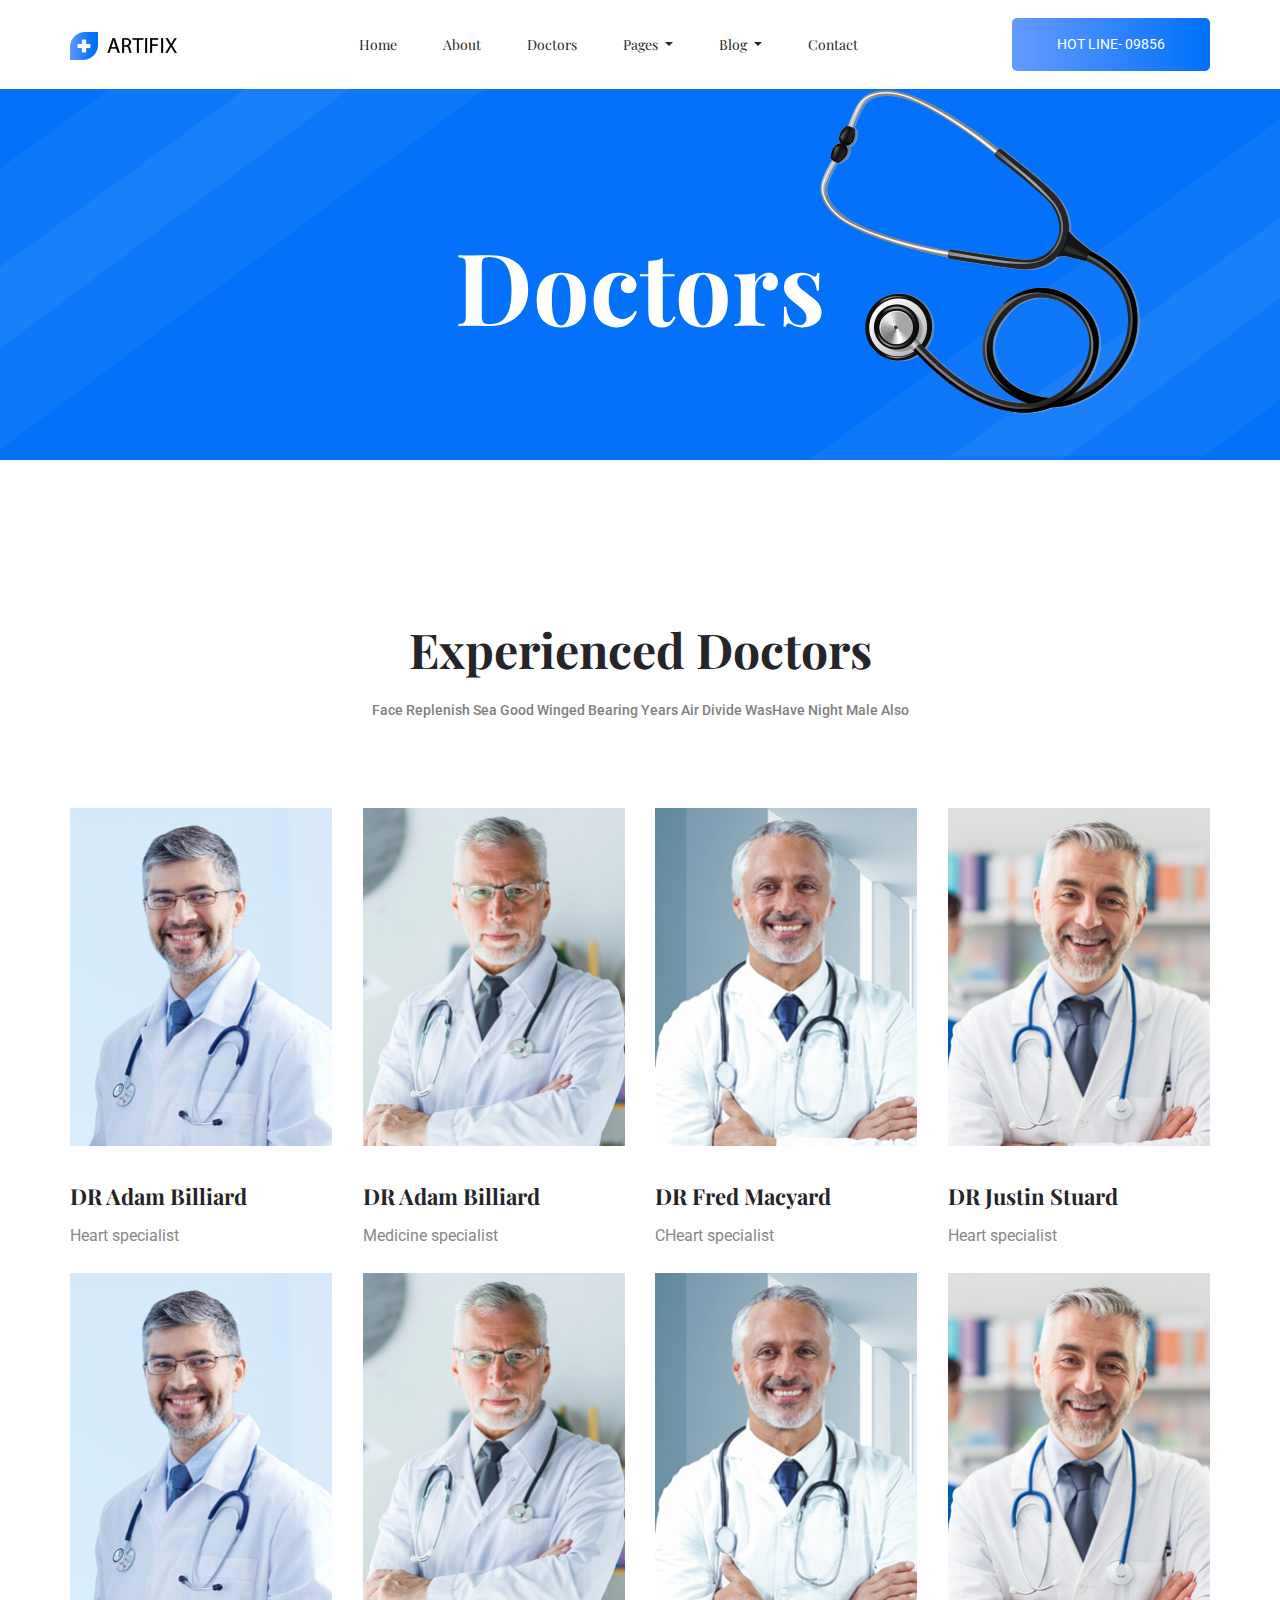
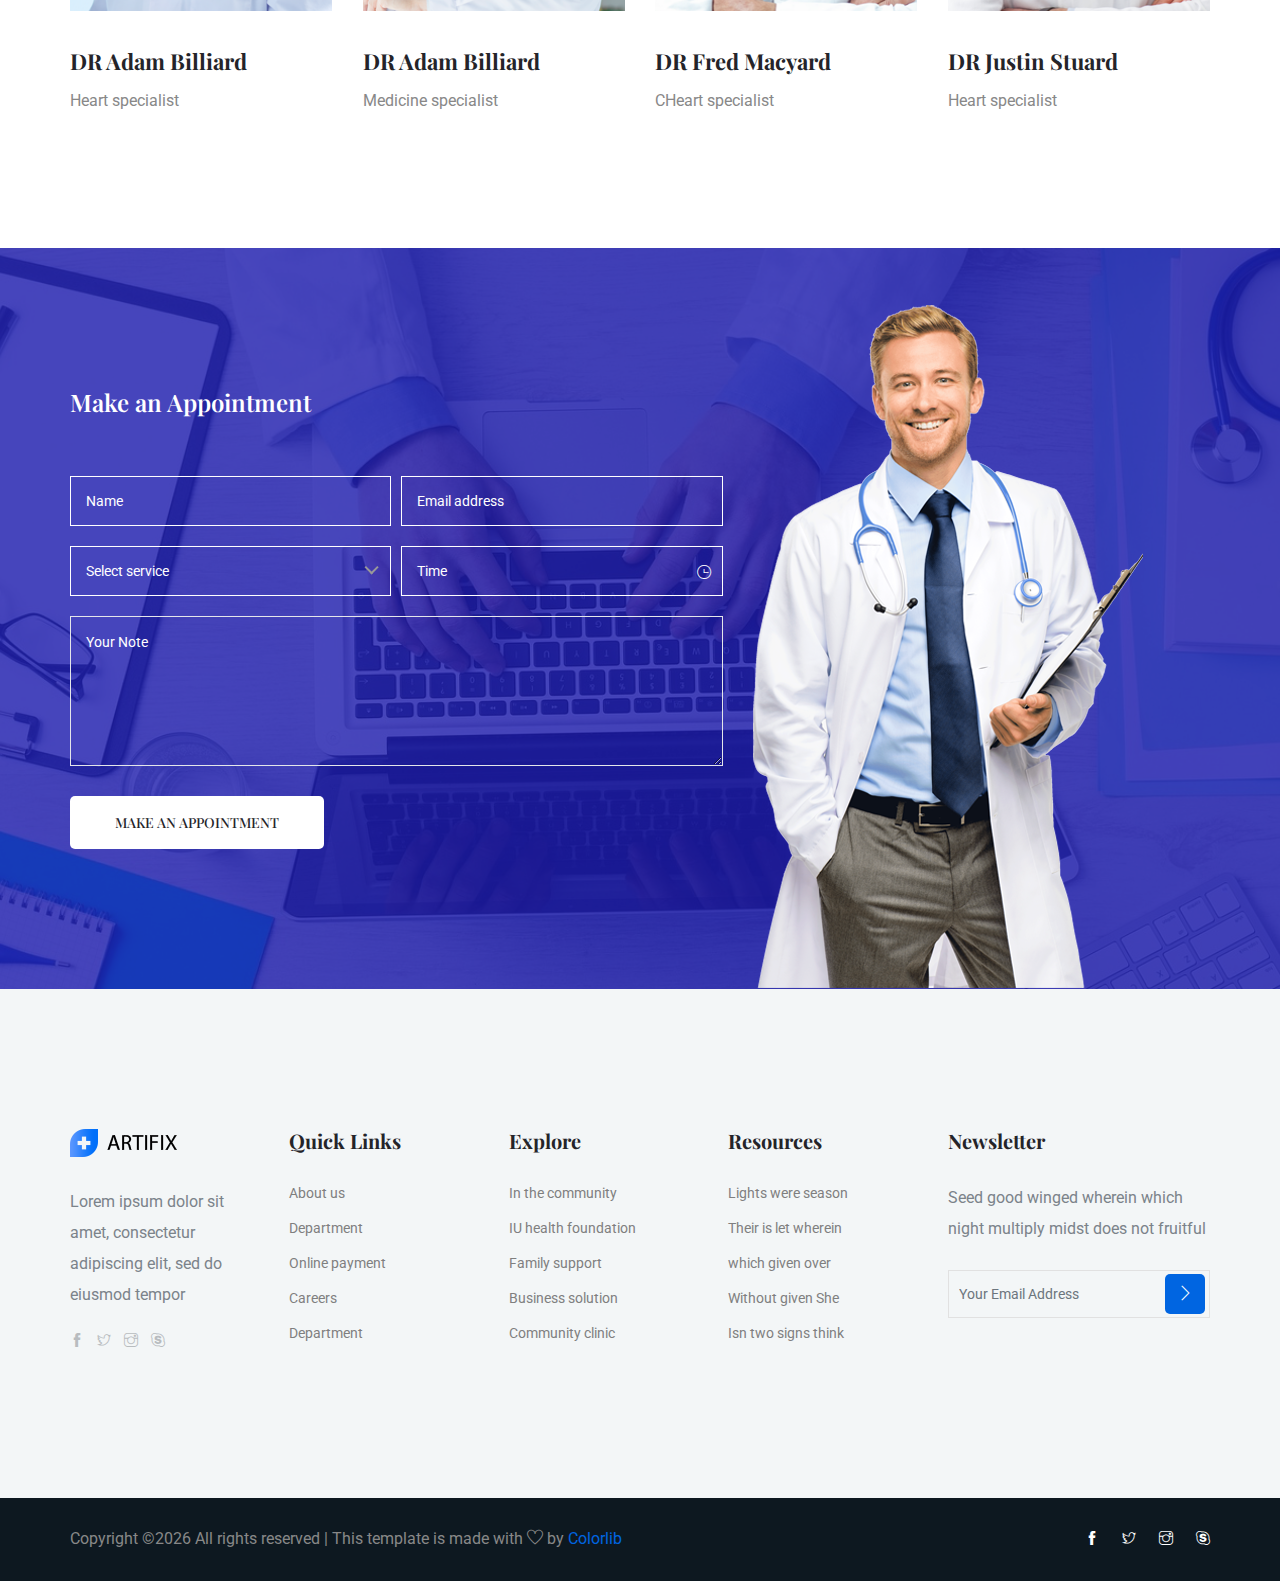
<file: doctor.html>
<!doctype html>
<html lang="en">

<head>
    <!-- Required meta tags -->
    <meta charset="utf-8">
    <meta name="viewport" content="width=device-width, initial-scale=1, shrink-to-fit=no">
    <title>medical</title>
    <link rel="icon" href="img/favicon.png">
    <!-- Bootstrap CSS -->
    <link rel="stylesheet" href="css/bootstrap.min.css">
    <!-- animate CSS -->
    <link rel="stylesheet" href="css/animate.css">
    <!-- owl carousel CSS -->
    <link rel="stylesheet" href="css/owl.carousel.min.css">
    <!-- themify CSS -->
    <link rel="stylesheet" href="css/themify-icons.css">
    <!-- flaticon CSS -->
    <link rel="stylesheet" href="css/flaticon.css">
    <!-- magnific popup CSS -->
    <link rel="stylesheet" href="css/magnific-popup.css">
    <!-- nice select CSS -->
    <link rel="stylesheet" href="css/nice-select.css">
    <!-- swiper CSS -->
    <link rel="stylesheet" href="css/slick.css">
    <!-- style CSS -->
    <link rel="stylesheet" href="css/style.css">
</head>

<body>
    <!--::header part start::-->
    <header class="main_menu">
        <div class="container">
            <div class="row align-items-center">
                <div class="col-lg-12">
                    <nav class="navbar navbar-expand-lg navbar-light">
                        <a class="navbar-brand" href="index.html"> <img src="img/logo.png" alt="logo"> </a>
                        <button class="navbar-toggler" type="button" data-toggle="collapse"
                            data-target="#navbarSupportedContent" aria-controls="navbarSupportedContent"
                            aria-expanded="false" aria-label="Toggle navigation">
                            <span class="navbar-toggler-icon"></span>
                        </button>

                        <div class="collapse navbar-collapse main-menu-item justify-content-center"
                            id="navbarSupportedContent">
                            <ul class="navbar-nav align-items-center">
                                <li class="nav-item active">
                                    <a class="nav-link" href="index.html">Home</a>
                                </li>
                                <li class="nav-item">
                                    <a class="nav-link" href="about.html">about</a>
                                </li>
                                <li class="nav-item">
                                    <a class="nav-link" href="Doctor.html">Doctors</a>
                                </li>

                                <li class="nav-item dropdown">
                                    <a class="nav-link dropdown-toggle" href="blog.html" id="navbarDropdown"
                                        role="button" data-toggle="dropdown" aria-haspopup="true" aria-expanded="false">
                                        Pages
                                    </a>
                                    <div class="dropdown-menu" aria-labelledby="navbarDropdown">
                                        <a class="dropdown-item" href="services.html">services</a>
                                        <a class="dropdown-item" href="dep.html">depertments</a>
                                        <a class="dropdown-item" href="elements.html">Elements</a>
                                    </div>
                                </li>
                                <li class="nav-item dropdown">
                                    <a class="nav-link dropdown-toggle" href="blog.html" id="navbarDropdown_1"
                                        role="button" data-toggle="dropdown" aria-haspopup="true" aria-expanded="false">
                                        blog
                                    </a>
                                    <div class="dropdown-menu" aria-labelledby="navbarDropdown_1">
                                        <a class="dropdown-item" href="blog.html">blog</a>
                                        <a class="dropdown-item" href="single-blog.html">Single blog</a>
                                    </div>
                                </li>

                                <li class="nav-item">
                                    <a class="nav-link" href="contact.html">Contact</a>
                                </li>
                            </ul>
                        </div>
                        <a class="btn_2 d-none d-lg-block" href="#">HOT LINE- 09856</a>
                    </nav>
                </div>
            </div>
        </div>
    </header>
    <!-- Header part end-->

    <!-- breadcrumb start-->
    <section class="breadcrumb_part breadcrumb_bg">
        <div class="container">
            <div class="row">
                <div class="col-lg-12">
                    <div class="breadcrumb_iner">
                        <div class="breadcrumb_iner_item">
                            <h2>doctors</h2>
                        </div>
                    </div>
                </div>
            </div>
        </div>
    </section>
    <!-- breadcrumb start-->

    <!--::doctor_part start::-->
    <section class="doctor_part single_page_doctor_part">
        <div class="container">
            <div class="row justify-content-center">
                <div class="col-xl-8">
                    <div class="section_tittle text-center">
                        <h2> Experienced Doctors</h2>
                        <p>Face replenish sea good winged bearing years air divide wasHave night male also</p>
                    </div>
                </div>
            </div>
            <div class="row">
                <div class="col-sm-6 col-lg-3">
                    <div class="single_blog_item">
                        <div class="single_blog_img">
                            <img src="img/doctor/doctor_1.png" alt="doctor">
                            <div class="social_icon">
                                <ul>
                                    <li><a href="#"> <i class="ti-facebook"></i> </a></li>
                                    <li><a href="#"> <i class="ti-twitter-alt"></i> </a></li>
                                    <li><a href="#"> <i class="ti-instagram"></i> </a></li>
                                    <li><a href="#"> <i class="ti-skype"></i> </a></li>
                                </ul>
                            </div>
                        </div>
                        <div class="single_text">
                            <div class="single_blog_text">
                                <h3>DR Adam Billiard</h3>
                                <p>Heart specialist</p>
                            </div>
                        </div>
                    </div>
                </div>
                <div class="col-sm-6 col-lg-3">
                    <div class="single_blog_item">
                        <div class="single_blog_img">
                            <img src="img/doctor/doctor_4.png" alt="doctor">
                            <div class="social_icon">
                                <ul>
                                    <li><a href="#"> <i class="ti-facebook"></i> </a></li>
                                    <li><a href="#"> <i class="ti-twitter-alt"></i> </a></li>
                                    <li><a href="#"> <i class="ti-instagram"></i> </a></li>
                                    <li><a href="#"> <i class="ti-skype"></i> </a></li>
                                </ul>
                            </div>
                        </div>
                        <div class="single_text">
                            <div class="single_blog_text">
                                <h3>DR Adam Billiard</h3>
                                <p>Medicine specialist</p>
                            </div>
                        </div>
                    </div>
                </div>
                <div class="col-sm-6 col-lg-3">
                    <div class="single_blog_item">
                        <div class="single_blog_img">
                            <img src="img/doctor/doctor_2.png" alt="doctor">
                            <div class="social_icon">
                                <ul>
                                    <li><a href="#"> <i class="ti-facebook"></i> </a></li>
                                    <li><a href="#"> <i class="ti-twitter-alt"></i> </a></li>
                                    <li><a href="#"> <i class="ti-instagram"></i> </a></li>
                                    <li><a href="#"> <i class="ti-skype"></i> </a></li>
                                </ul>
                            </div>
                        </div>
                        <div class="single_text">
                            <div class="single_blog_text">
                                <h3>DR Fred Macyard</h3>
                                <p>CHeart specialist</p>
                            </div>
                        </div>
                    </div>
                </div>
                <div class="col-sm-6 col-lg-3">
                    <div class="single_blog_item">
                        <div class="single_blog_img">
                            <img src="img/doctor/doctor_3.png" alt="doctor">
                            <div class="social_icon">
                                <ul>
                                    <li><a href="#"> <i class="ti-facebook"></i> </a></li>
                                    <li><a href="#"> <i class="ti-twitter-alt"></i> </a></li>
                                    <li><a href="#"> <i class="ti-instagram"></i> </a></li>
                                    <li><a href="#"> <i class="ti-skype"></i> </a></li>
                                </ul>
                            </div>
                        </div>
                        <div class="single_text">
                            <div class="single_blog_text">
                                <h3>DR Justin Stuard</h3>
                                <p>Heart specialist</p>
                            </div>
                        </div>
                    </div>
                </div>
                <div class="col-sm-6 col-lg-3">
                    <div class="single_blog_item">
                        <div class="single_blog_img">
                            <img src="img/doctor/doctor_1.png" alt="doctor">
                            <div class="social_icon">
                                <ul>
                                    <li><a href="#"> <i class="ti-facebook"></i> </a></li>
                                    <li><a href="#"> <i class="ti-twitter-alt"></i> </a></li>
                                    <li><a href="#"> <i class="ti-instagram"></i> </a></li>
                                    <li><a href="#"> <i class="ti-skype"></i> </a></li>
                                </ul>
                            </div>
                        </div>
                        <div class="single_text">
                            <div class="single_blog_text">
                                <h3>DR Adam Billiard</h3>
                                <p>Heart specialist</p>
                            </div>
                        </div>
                    </div>
                </div>
                <div class="col-sm-6 col-lg-3">
                    <div class="single_blog_item">
                        <div class="single_blog_img">
                            <img src="img/doctor/doctor_4.png" alt="doctor">
                            <div class="social_icon">
                                <ul>
                                    <li><a href="#"> <i class="ti-facebook"></i> </a></li>
                                    <li><a href="#"> <i class="ti-twitter-alt"></i> </a></li>
                                    <li><a href="#"> <i class="ti-instagram"></i> </a></li>
                                    <li><a href="#"> <i class="ti-skype"></i> </a></li>
                                </ul>
                            </div>
                        </div>
                        <div class="single_text">
                            <div class="single_blog_text">
                                <h3>DR Adam Billiard</h3>
                                <p>Medicine specialist</p>
                            </div>
                        </div>
                    </div>
                </div>
                <div class="col-sm-6 col-lg-3">
                    <div class="single_blog_item">
                        <div class="single_blog_img">
                            <img src="img/doctor/doctor_2.png" alt="doctor">
                            <div class="social_icon">
                                <ul>
                                    <li><a href="#"> <i class="ti-facebook"></i> </a></li>
                                    <li><a href="#"> <i class="ti-twitter-alt"></i> </a></li>
                                    <li><a href="#"> <i class="ti-instagram"></i> </a></li>
                                    <li><a href="#"> <i class="ti-skype"></i> </a></li>
                                </ul>
                            </div>
                        </div>
                        <div class="single_text">
                            <div class="single_blog_text">
                                <h3>DR Fred Macyard</h3>
                                <p>CHeart specialist</p>
                            </div>
                        </div>
                    </div>
                </div>
                <div class="col-sm-6 col-lg-3">
                    <div class="single_blog_item">
                        <div class="single_blog_img">
                            <img src="img/doctor/doctor_3.png" alt="doctor">
                            <div class="social_icon">
                                <ul>
                                    <li><a href="#"> <i class="ti-facebook"></i> </a></li>
                                    <li><a href="#"> <i class="ti-twitter-alt"></i> </a></li>
                                    <li><a href="#"> <i class="ti-instagram"></i> </a></li>
                                    <li><a href="#"> <i class="ti-skype"></i> </a></li>
                                </ul>
                            </div>
                        </div>
                        <div class="single_text">
                            <div class="single_blog_text">
                                <h3>DR Justin Stuard</h3>
                                <p>Heart specialist</p>
                            </div>
                        </div>
                    </div>
                </div>
            </div>
        </div>
    </section>
    <!--::doctor_part end::-->

    <!--::regervation_part start::-->
    <section class="regervation_part section_padding">
        <div class="container">
            <div class="row align-items-center regervation_content">
                <div class="col-lg-7">
                    <div class="regervation_part_iner">
                        <form>
                            <h2>Make an Appointment</h2>
                            <div class="form-row">
                                <div class="form-group col-md-6">
                                    <input type="email" class="form-control" id="inputEmail4" placeholder="Name">
                                </div>
                                <div class="form-group col-md-6">
                                    <input type="password" class="form-control" id="inputPassword4"
                                        placeholder="Email address">
                                </div>
                                <div class="form-group col-md-6">
                                    <select class="form-control" id="Select">
                                        <option value="1" selected>Select service</option>
                                        <option value="2">Name of service</option>
                                        <option value="3">Name of service</option>
                                        <option value="4">Name of service</option>
                                        <option value="5">Name of service</option>
                                    </select>
                                </div>
                                <div class="form-group time_icon col-md-6">
                                    <select class="form-control" id="Select2">
                                        <option value="" selected>Time</option>
                                        <option value="1">8 AM TO 10AM</option>
                                        <option value="1">10 AM TO 12PM</option>
                                        <option value="1">12PM TO 2PM</option>
                                        <option value="1">2PM TO 4PM</option>
                                        <option value="1">4PM TO 6PM</option>
                                        <option value="1">6PM TO 8PM</option>
                                        <option value="1">4PM TO 10PM</option>
                                        <option value="1">10PM TO 12PM</option>
                                    </select>
                                </div>
                                <div class="form-group col-md-12">
                                    <textarea class="form-control" id="Textarea" rows="4"
                                        placeholder="Your Note "></textarea>
                                </div>
                            </div>
                            <div class="regerv_btn">
                                <a href="#" class="btn_2">Make an Appointment</a>
                            </div>
                        </form>
                    </div>
                </div>
                <div class="col-lg-5 col-md-6">
                    <div class="reservation_img">
                        <img src="img/reservation.png" alt="" class="reservation_img_iner">
                    </div>
                </div>
            </div>
        </div>
    </section>
    <!--::regervation_part end::-->

    <!-- footer part start-->
    <footer class="footer-area">
        <div class="footer section_padding">
            <div class="container">
                <div class="row justify-content-between">
                    <div class="col-xl-2 col-md-4 col-sm-6 single-footer-widget">
                        <a href="#" class="footer_logo"> <img src="img/logo.png" alt="#"> </a>
                        <p>Lorem ipsum dolor sit amet, consectetur adipiscing elit, sed do eiusmod tempor </p>
                        <div class="social_logo">
                            <a href="#"><i class="ti-facebook"></i></a>
                            <a href="#"> <i class="ti-twitter"></i> </a>
                            <a href="#"><i class="ti-instagram"></i></a>
                            <a href="#"><i class="ti-skype"></i></a>
                        </div>
                    </div>
                    <div class="col-xl-2 col-sm-6 col-md-4 single-footer-widget">
                        <h4>Quick Links</h4>
                        <ul>
                            <li><a href="#">About us</a></li>
                            <li><a href="#">Department</a></li>
                            <li><a href="#"> Online payment</a></li>
                            <li><a href="#">Careers</a></li>
                            <li><a href="#">Department</a></li>
                        </ul>
                    </div>
                    <div class="col-xl-2 col-sm-6 col-md-4 single-footer-widget">
                        <h4>Explore</h4>
                        <ul>
                            <li><a href="#">In the community</a></li>
                            <li><a href="#">IU health foundation</a></li>
                            <li><a href="#">Family support </a></li>
                            <li><a href="#">Business solution</a></li>
                            <li><a href="#">Community clinic</a></li>
                        </ul>
                    </div>
                    <div class="col-xl-2 col-sm-6 col-md-6 single-footer-widget">
                        <h4>Resources</h4>
                        <ul>
                            <li><a href="#">Lights were season</a></li>
                            <li><a href="#"> Their is let wherein</a></li>
                            <li><a href="#">which given over</a></li>
                            <li><a href="#">Without given She</a></li>
                            <li><a href="#">Isn two signs think</a></li>
                        </ul>
                    </div>
                    <div class="col-xl-3 col-sm-6 col-md-6 single-footer-widget">
                        <h4>Newsletter</h4>
                        <p>Seed good winged wherein which night multiply
                            midst does not fruitful</p>
                        <div class="form-wrap" id="mc_embed_signup">
                            <form target="_blank"
                                action="https://spondonit.us12.list-manage.com/subscribe/post?u=1462626880ade1ac87bd9c93a&amp;id=92a4423d01"
                                method="get" class="form-inline">
                                <input class="form-control" name="EMAIL" placeholder="Your Email Address"
                                    onfocus="this.placeholder = ''" onblur="this.placeholder = 'Your Email Address '"
                                    required="" type="email">
                                <button class="click-btn btn btn-default text-uppercase"> <i class="ti-angle-right"></i>
                                </button>
                                <div style="position: absolute; left: -5000px;">
                                    <input name="b_36c4fd991d266f23781ded980_aefe40901a" tabindex="-1" value=""
                                        type="text">
                                </div>

                                <div class="info"></div>
                            </form>
                        </div>
                    </div>
                </div>
            </div>
        </div>

        <div class="copyright_part">
            <div class="container">
                <div class="row align-items-center">
                    <p class="footer-text m-0 col-lg-8 col-md-12"><!-- Link back to Colorlib can't be removed. Template is licensed under CC BY 3.0. -->
Copyright &copy;<script>document.write(new Date().getFullYear());</script> All rights reserved | This template is made with <i class="ti-heart" aria-hidden="true"></i> by <a href="https://colorlib.com" target="_blank">Colorlib</a>
<!-- Link back to Colorlib can't be removed. Template is licensed under CC BY 3.0. -->
</p>
                    <div class="col-lg-4 col-md-12 text-center text-lg-right footer-social">
                        <a href="#"><i class="ti-facebook"></i></a>
                        <a href="#"> <i class="ti-twitter"></i> </a>
                        <a href="#"><i class="ti-instagram"></i></a>
                        <a href="#"><i class="ti-skype"></i></a>
                    </div>
                </div>
            </div>
        </div>
    </footer>

    <!-- footer part end-->

    <!-- jquery plugins here-->

    <script src="js/jquery-1.12.1.min.js"></script>
    <!-- popper js -->
    <script src="js/popper.min.js"></script>
    <!-- bootstrap js -->
    <script src="js/bootstrap.min.js"></script>
    <!-- owl carousel js -->
    <script src="js/owl.carousel.min.js"></script>
    <script src="js/jquery.nice-select.min.js"></script>
    <!-- contact js -->
    <script src="js/jquery.ajaxchimp.min.js"></script>
    <script src="js/jquery.form.js"></script>
    <script src="js/jquery.validate.min.js"></script>
    <script src="js/mail-script.js"></script>
    <script src="js/contact.js"></script>
    <!-- custom js -->
    <script src="js/custom.js"></script>
</body>

</html>
</file>
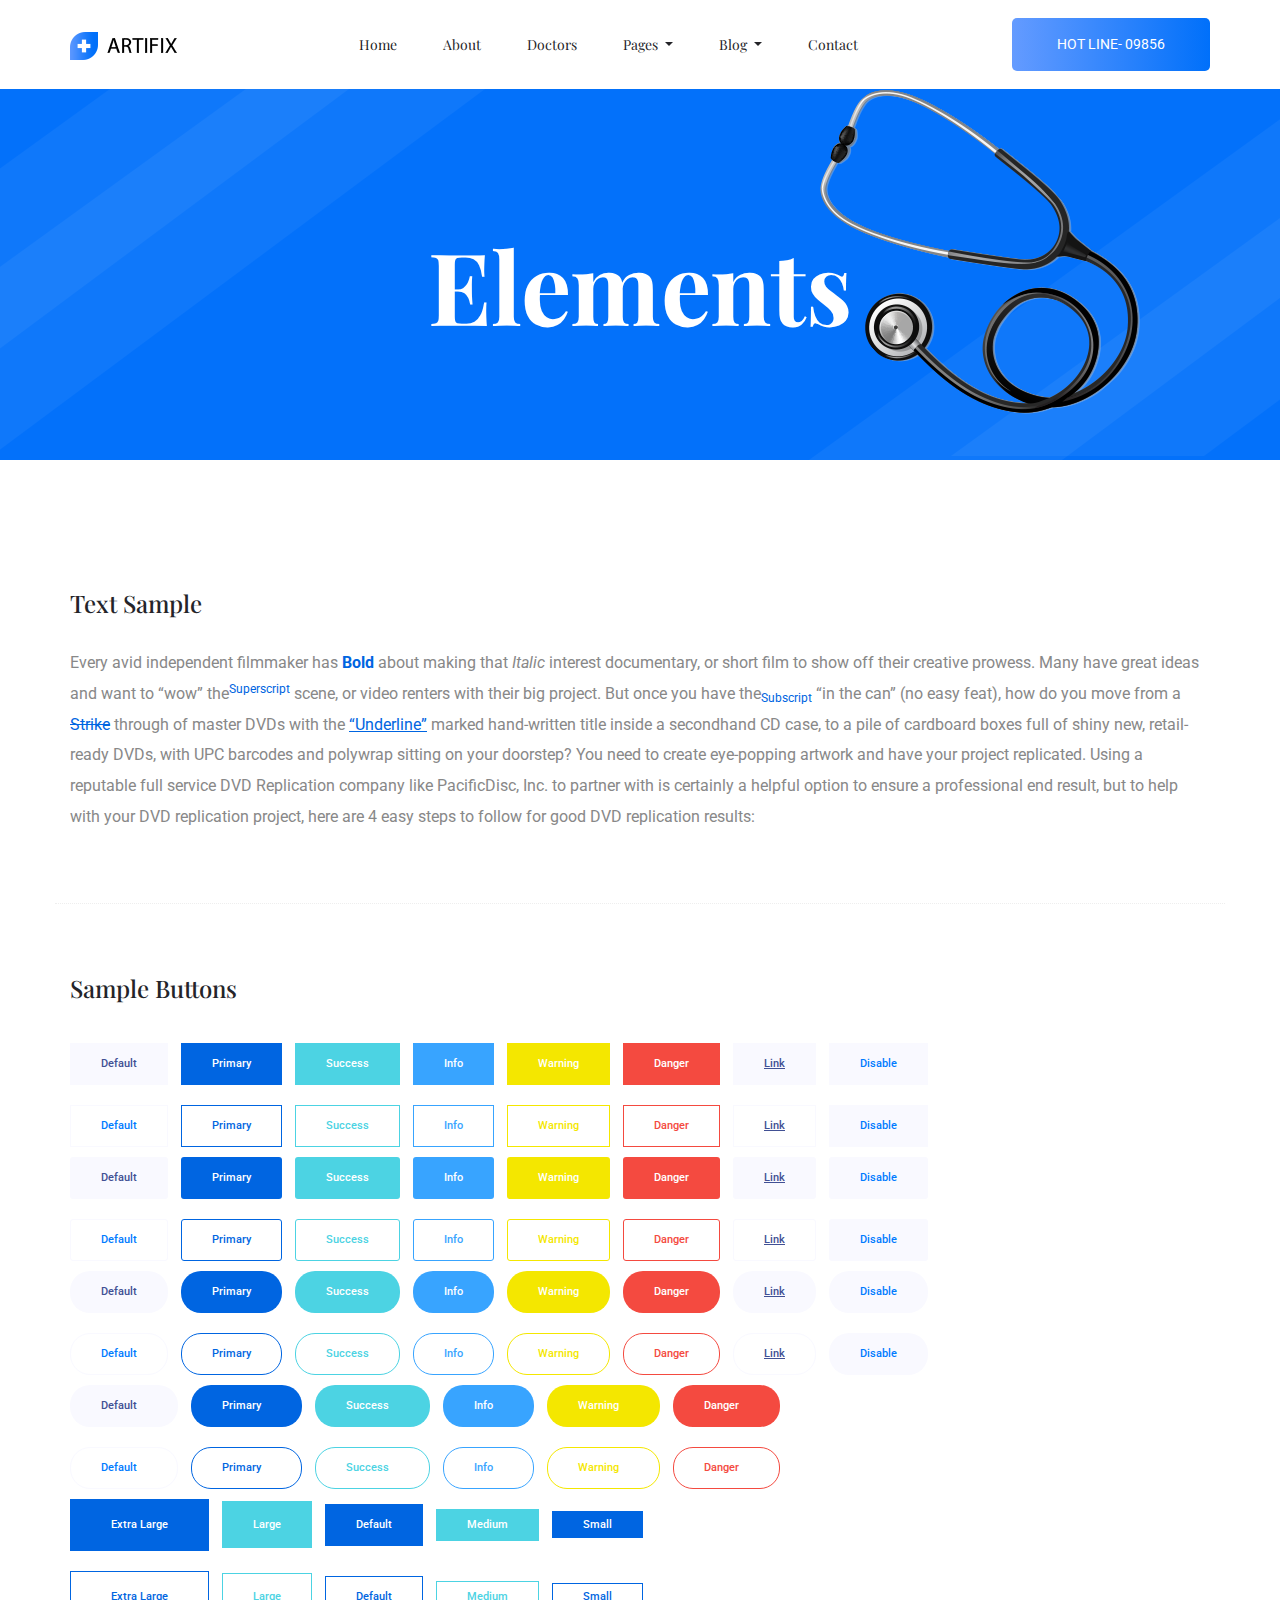
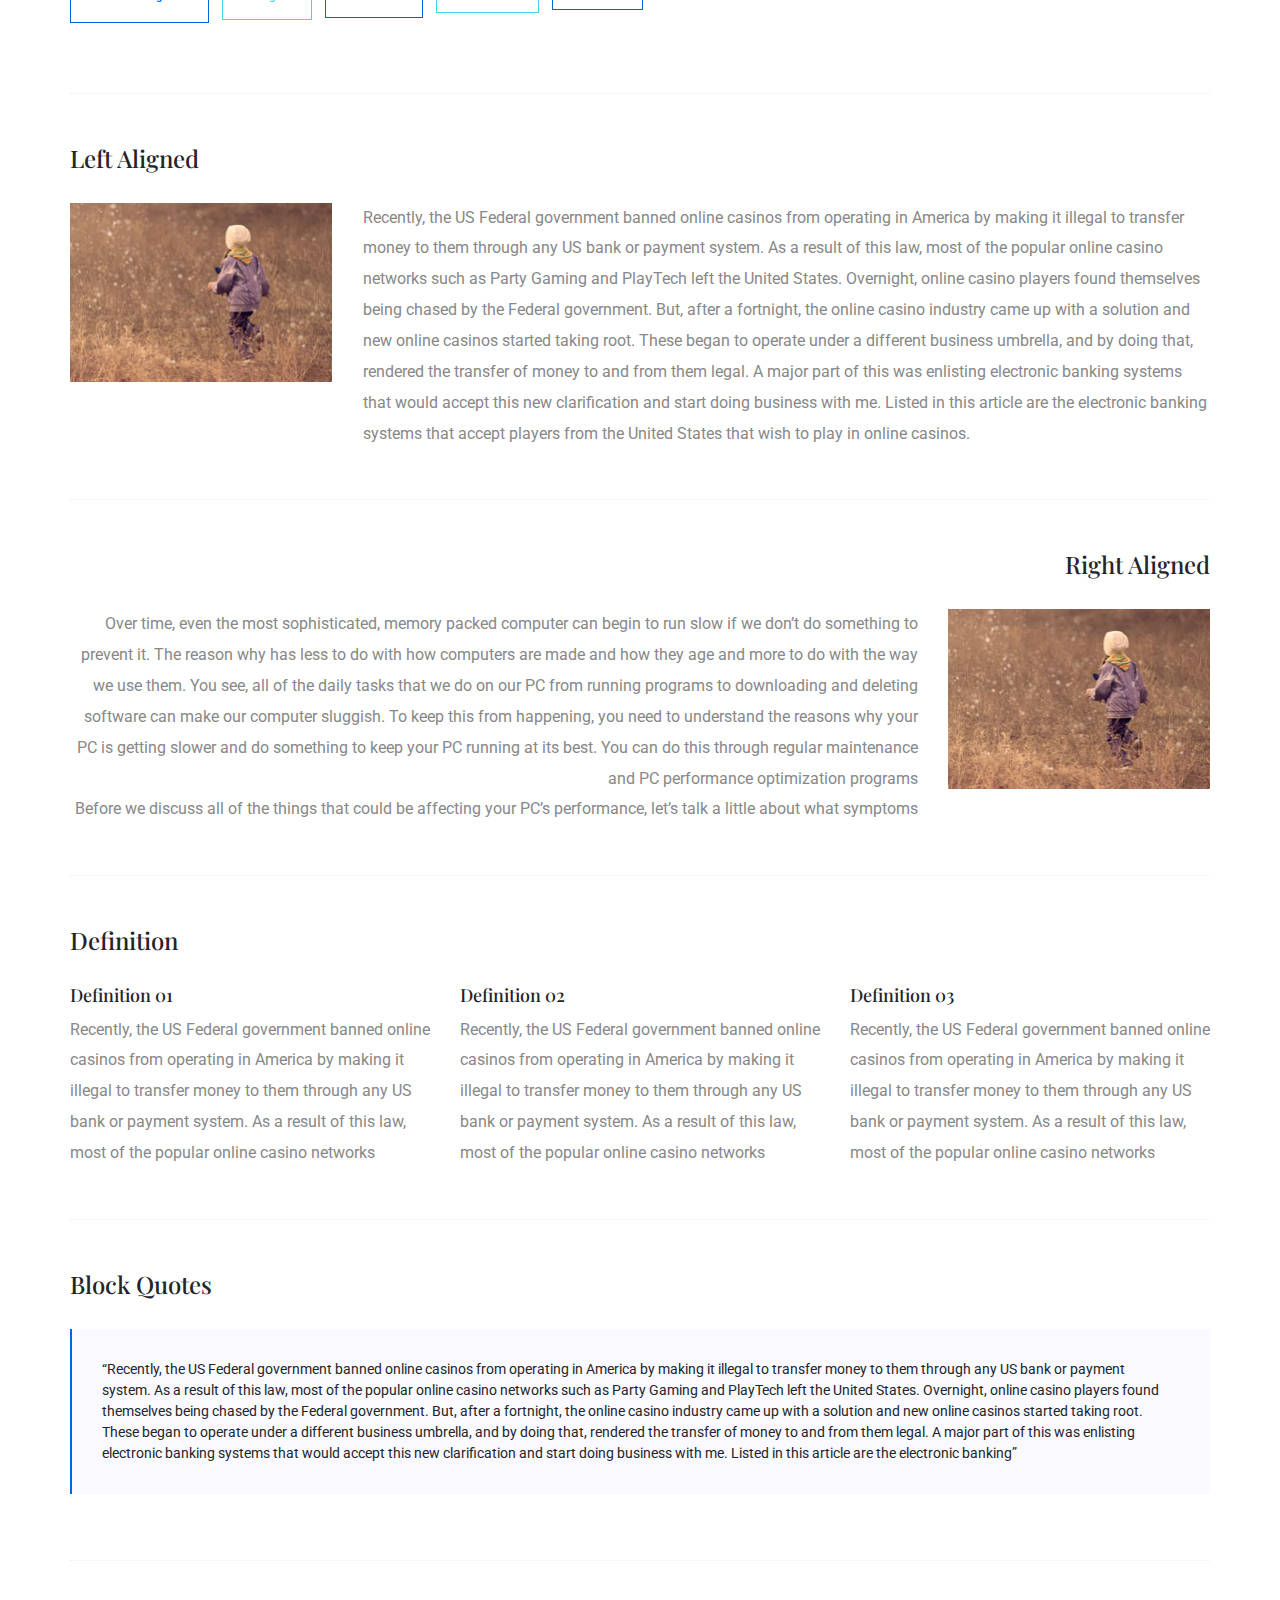
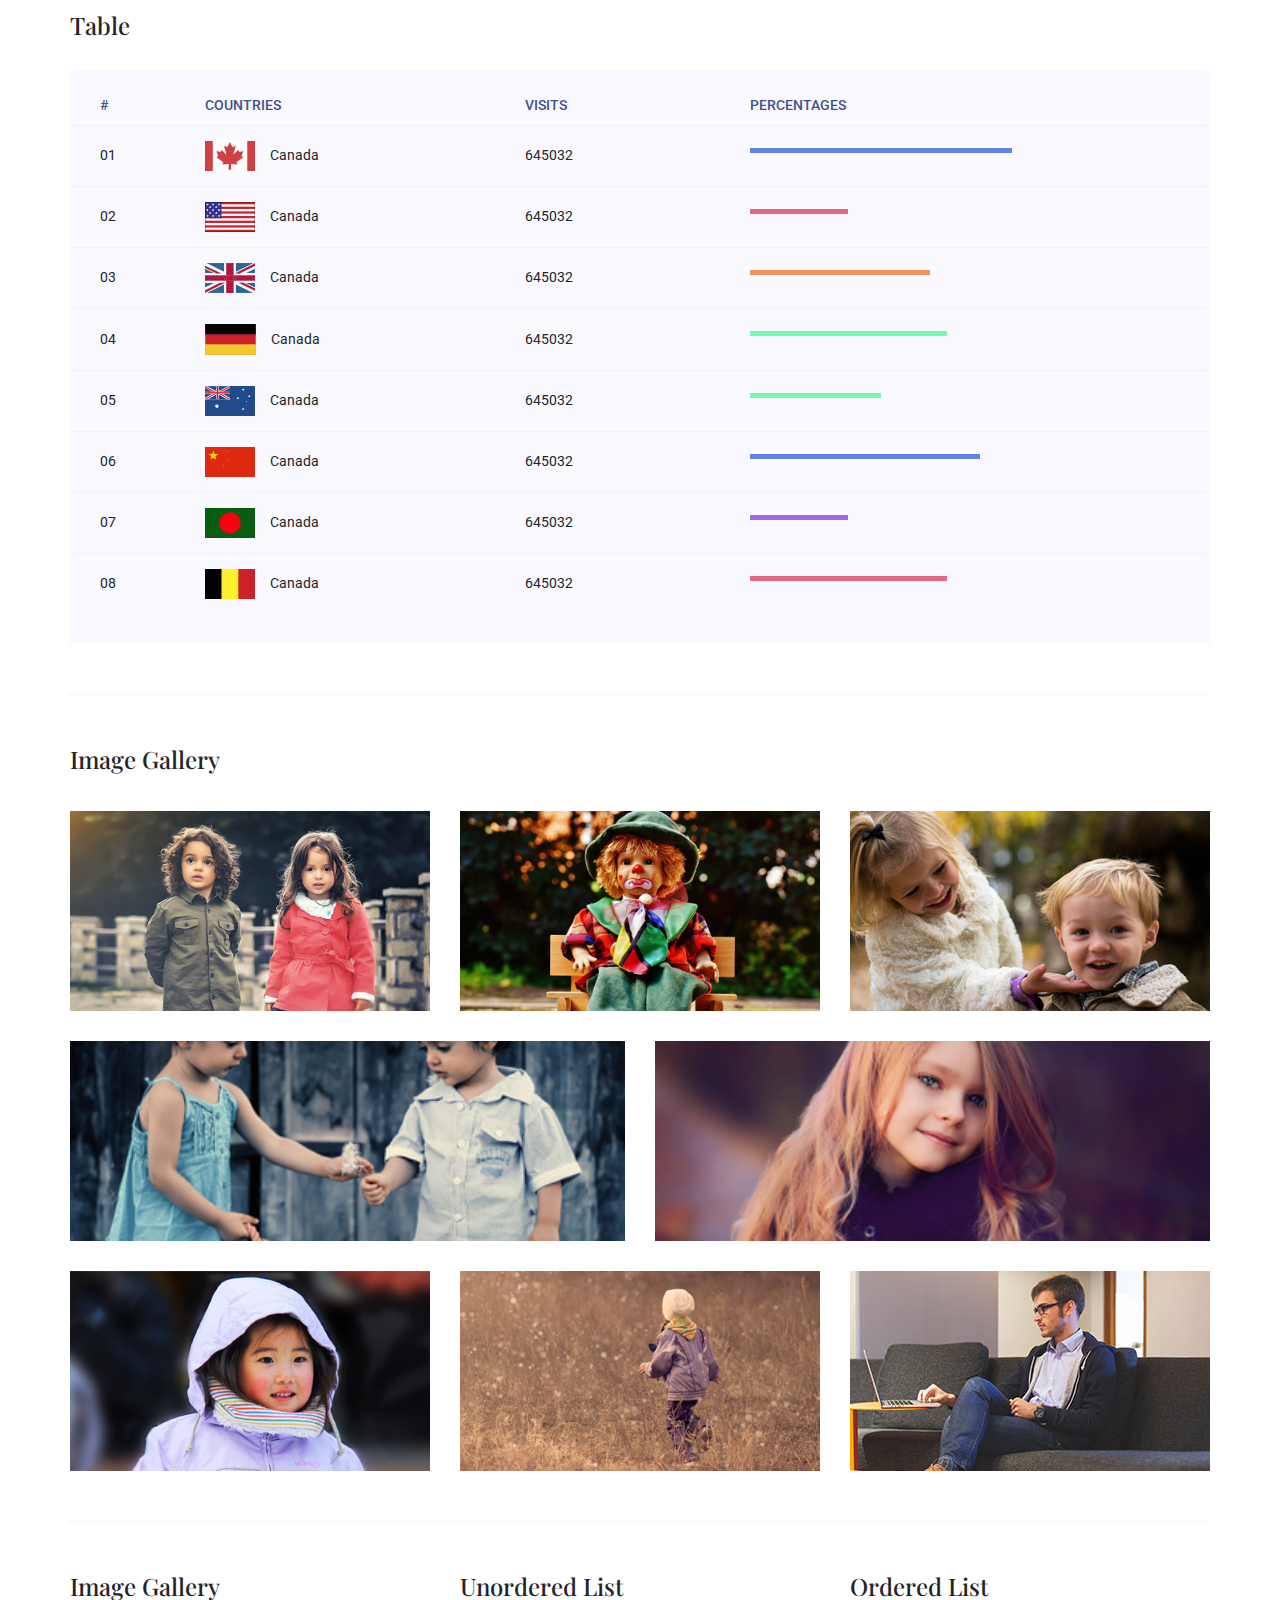
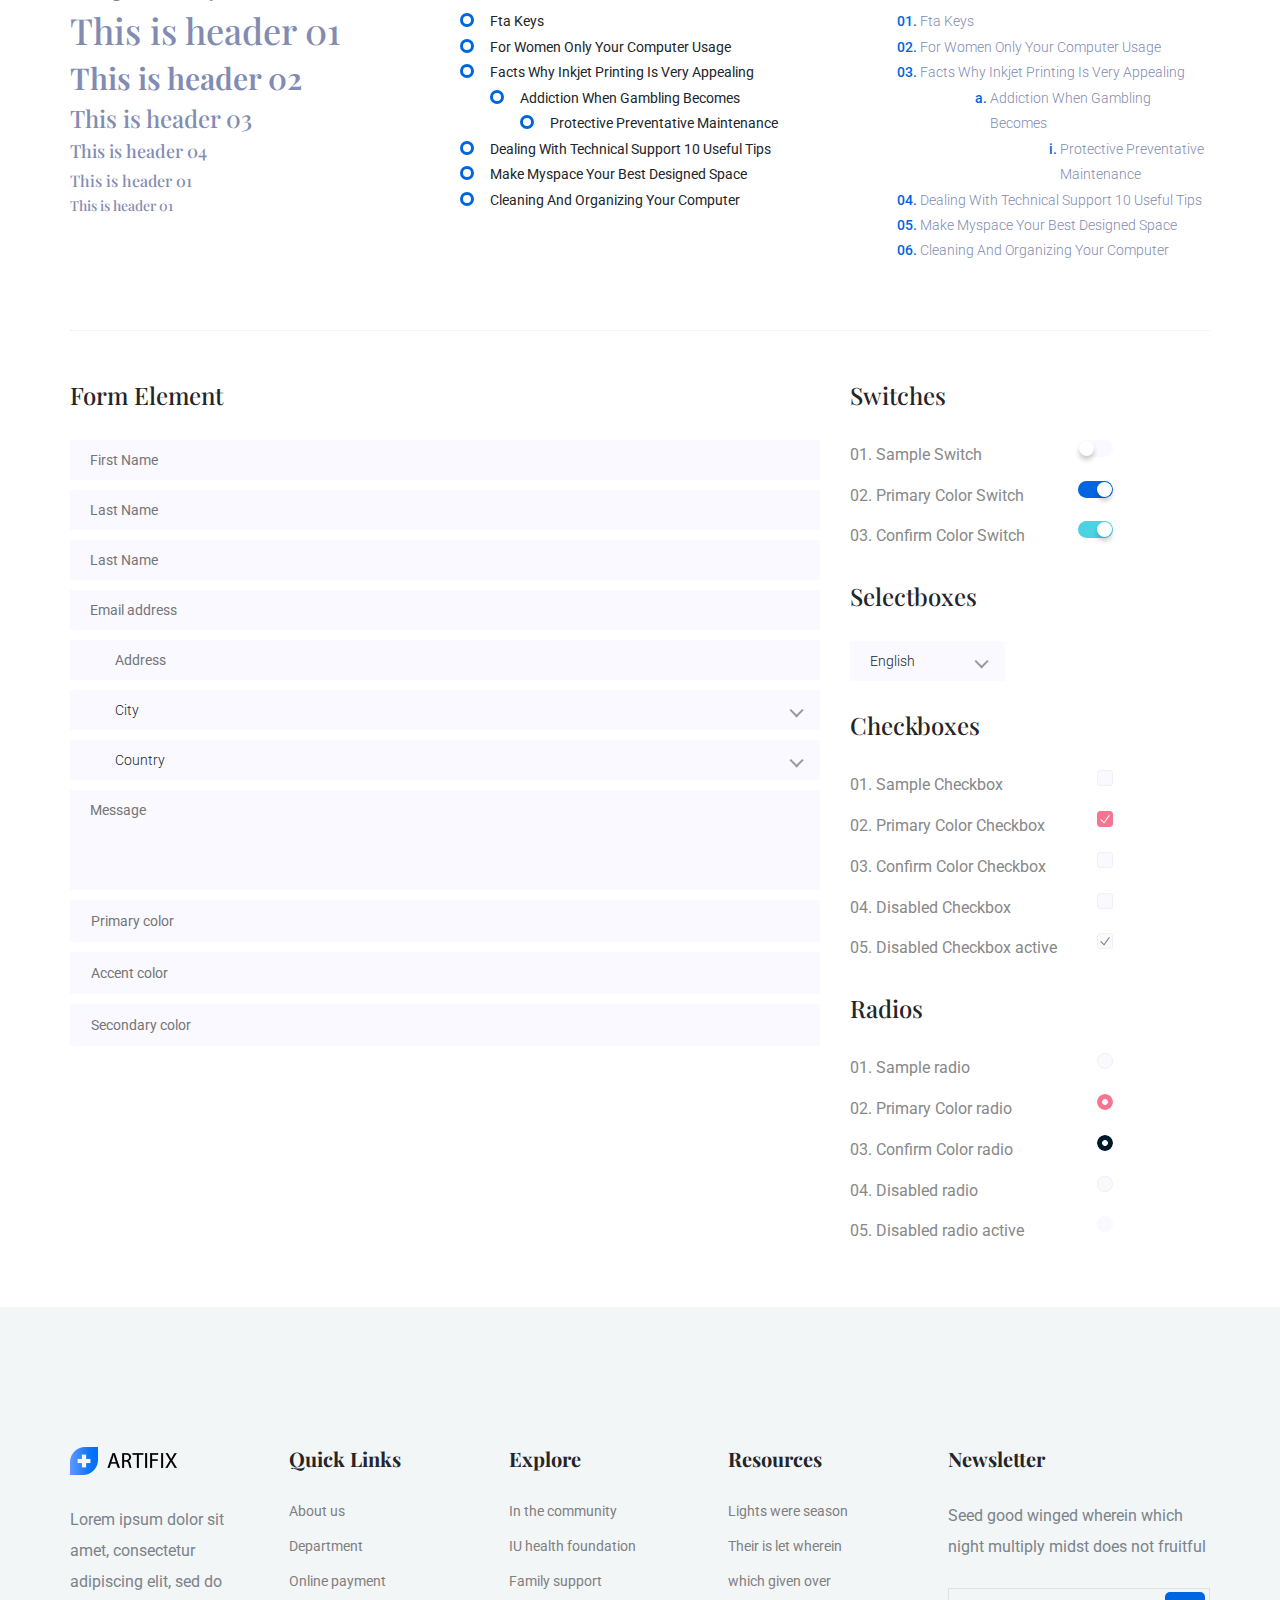
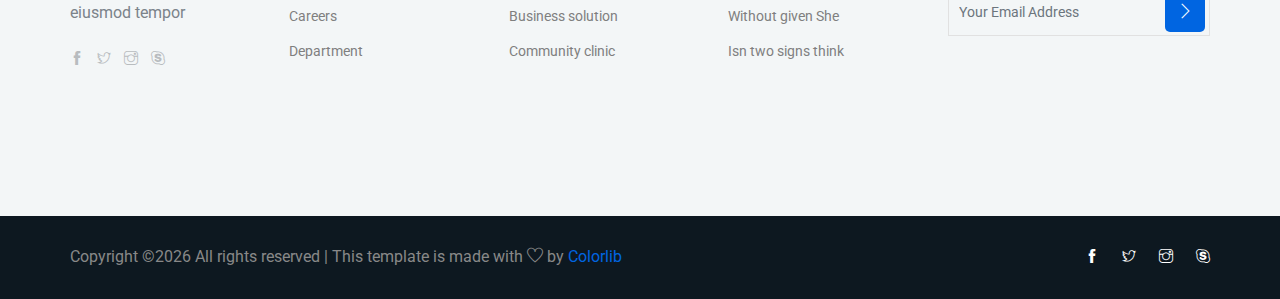
<file: elements.html>
<!doctype html>
<html lang="en">

<head>
    <!-- Required meta tags -->
    <meta charset="utf-8">
    <meta name="viewport" content="width=device-width, initial-scale=1, shrink-to-fit=no">
    <title>medical</title>
    <link rel="icon" href="img/favicon.png">
    <!-- Bootstrap CSS -->
    <link rel="stylesheet" href="css/bootstrap.min.css">
    <!-- animate CSS -->
    <link rel="stylesheet" href="css/animate.css">
    <!-- owl carousel CSS -->
    <link rel="stylesheet" href="css/owl.carousel.min.css">
    <!-- themify CSS -->
    <link rel="stylesheet" href="css/themify-icons.css">
    <!-- flaticon CSS -->
    <link rel="stylesheet" href="css/flaticon.css">
    <!-- magnific popup CSS -->
    <link rel="stylesheet" href="css/magnific-popup.css">
    <!-- nice select CSS -->
    <link rel="stylesheet" href="css/nice-select.css">
    <!-- swiper CSS -->
    <link rel="stylesheet" href="css/slick.css">
    <!-- style CSS -->
    <link rel="stylesheet" href="css/style.css">
</head>

<body>
    <!--::header part start::-->
    <header class="main_menu">
        <div class="container">
            <div class="row align-items-center">
                <div class="col-lg-12">
                    <nav class="navbar navbar-expand-lg navbar-light">
                        <a class="navbar-brand" href="index.html"> <img src="img/logo.png" alt="logo"> </a>
                        <button class="navbar-toggler" type="button" data-toggle="collapse"
                            data-target="#navbarSupportedContent" aria-controls="navbarSupportedContent"
                            aria-expanded="false" aria-label="Toggle navigation">
                            <span class="navbar-toggler-icon"></span>
                        </button>

                        <div class="collapse navbar-collapse main-menu-item justify-content-center"
                            id="navbarSupportedContent">
                            <ul class="navbar-nav align-items-center">
                                <li class="nav-item active">
                                    <a class="nav-link" href="index.html">Home</a>
                                </li>
                                <li class="nav-item">
                                    <a class="nav-link" href="about.html">about</a>
                                </li>
                                <li class="nav-item">
                                    <a class="nav-link" href="Doctor.html">Doctors</a>
                                </li>

                                <li class="nav-item dropdown">
                                    <a class="nav-link dropdown-toggle" href="blog.html" id="navbarDropdown"
                                        role="button" data-toggle="dropdown" aria-haspopup="true" aria-expanded="false">
                                        Pages
                                    </a>
                                    <div class="dropdown-menu" aria-labelledby="navbarDropdown">
                                        <a class="dropdown-item" href="services.html">services</a>
                                        <a class="dropdown-item" href="dep.html">depertments</a>
                                        <a class="dropdown-item" href="elements.html">Elements</a>
                                    </div>
                                </li>
                                <li class="nav-item dropdown">
                                    <a class="nav-link dropdown-toggle" href="blog.html" id="navbarDropdown_1"
                                        role="button" data-toggle="dropdown" aria-haspopup="true" aria-expanded="false">
                                        blog
                                    </a>
                                    <div class="dropdown-menu" aria-labelledby="navbarDropdown_1">
                                        <a class="dropdown-item" href="blog.html">blog</a>
                                        <a class="dropdown-item" href="single-blog.html">Single blog</a>
                                    </div>
                                </li>

                                <li class="nav-item">
                                    <a class="nav-link" href="contact.html">Contact</a>
                                </li>
                            </ul>
                        </div>
                        <a class="btn_2 d-none d-lg-block" href="#">HOT LINE- 09856</a>
                    </nav>
                </div>
            </div>
        </div>
    </header>
    <!-- Header part end-->

    <!-- breadcrumb start-->
    <section class="breadcrumb_part breadcrumb_bg">
        <div class="container">
            <div class="row">
                <div class="col-lg-12">
                    <div class="breadcrumb_iner">
                        <div class="breadcrumb_iner_item">
                            <h2>elements</h2>
                        </div>
                    </div>
                </div>
            </div>
        </div>
    </section>
    <!-- breadcrumb start-->
	<!-- Start Sample Area -->
	<section class="sample-text-area">
		<div class="container box_1170">
			<h3 class="text-heading">Text Sample</h3>
			<p class="sample-text">
				Every avid independent filmmaker has <b>Bold</b> about making that <i>Italic</i> interest documentary,
				or short
				film to show off their creative prowess. Many have great ideas and want to “wow”
				the<sup>Superscript</sup> scene,
				or video renters with their big project. But once you have the<sub>Subscript</sub> “in the can” (no easy
				feat), how
				do you move from a <del>Strike</del> through of master DVDs with the <u>“Underline”</u> marked
				hand-written title
				inside a secondhand CD case, to a pile of cardboard boxes full of shiny new, retail-ready DVDs, with UPC
				barcodes
				and polywrap sitting on your doorstep? You need to create eye-popping artwork and have your project
				replicated.
				Using a reputable full service DVD Replication company like PacificDisc, Inc. to partner with is
				certainly a
				helpful option to ensure a professional end result, but to help with your DVD replication project, here
				are 4 easy
				steps to follow for good DVD replication results:

			</p>
		</div>
	</section>
	<!-- End Sample Area -->

	<!-- Start Button -->
	<section class="button-area">
		<div class="container box_1170 border-top-generic">
			<h3 class="text-heading">Sample Buttons</h3>
			<div class="button-group-area">
				<a href="#" class="genric-btn default">Default</a>
				<a href="#" class="genric-btn primary">Primary</a>
				<a href="#" class="genric-btn success">Success</a>
				<a href="#" class="genric-btn info">Info</a>
				<a href="#" class="genric-btn warning">Warning</a>
				<a href="#" class="genric-btn danger">Danger</a>
				<a href="#" class="genric-btn link">Link</a>
				<a href="#" class="genric-btn disable">Disable</a>
			</div>
			<div class="button-group-area mt-10">
				<a href="#" class="genric-btn default-border">Default</a>
				<a href="#" class="genric-btn primary-border">Primary</a>
				<a href="#" class="genric-btn success-border">Success</a>
				<a href="#" class="genric-btn info-border">Info</a>
				<a href="#" class="genric-btn warning-border">Warning</a>
				<a href="#" class="genric-btn danger-border">Danger</a>
				<a href="#" class="genric-btn link-border">Link</a>
				<a href="#" class="genric-btn disable">Disable</a>
			</div>
			<div class="button-group-area mt-40">
				<a href="#" class="genric-btn default radius">Default</a>
				<a href="#" class="genric-btn primary radius">Primary</a>
				<a href="#" class="genric-btn success radius">Success</a>
				<a href="#" class="genric-btn info radius">Info</a>
				<a href="#" class="genric-btn warning radius">Warning</a>
				<a href="#" class="genric-btn danger radius">Danger</a>
				<a href="#" class="genric-btn link radius">Link</a>
				<a href="#" class="genric-btn disable radius">Disable</a>
			</div>
			<div class="button-group-area mt-10">
				<a href="#" class="genric-btn default-border radius">Default</a>
				<a href="#" class="genric-btn primary-border radius">Primary</a>
				<a href="#" class="genric-btn success-border radius">Success</a>
				<a href="#" class="genric-btn info-border radius">Info</a>
				<a href="#" class="genric-btn warning-border radius">Warning</a>
				<a href="#" class="genric-btn danger-border radius">Danger</a>
				<a href="#" class="genric-btn link-border radius">Link</a>
				<a href="#" class="genric-btn disable radius">Disable</a>
			</div>
			<div class="button-group-area mt-40">
				<a href="#" class="genric-btn default circle">Default</a>
				<a href="#" class="genric-btn primary circle">Primary</a>
				<a href="#" class="genric-btn success circle">Success</a>
				<a href="#" class="genric-btn info circle">Info</a>
				<a href="#" class="genric-btn warning circle">Warning</a>
				<a href="#" class="genric-btn danger circle">Danger</a>
				<a href="#" class="genric-btn link circle">Link</a>
				<a href="#" class="genric-btn disable circle">Disable</a>
			</div>
			<div class="button-group-area mt-10">
				<a href="#" class="genric-btn default-border circle">Default</a>
				<a href="#" class="genric-btn primary-border circle">Primary</a>
				<a href="#" class="genric-btn success-border circle">Success</a>
				<a href="#" class="genric-btn info-border circle">Info</a>
				<a href="#" class="genric-btn warning-border circle">Warning</a>
				<a href="#" class="genric-btn danger-border circle">Danger</a>
				<a href="#" class="genric-btn link-border circle">Link</a>
				<a href="#" class="genric-btn disable circle">Disable</a>
			</div>
			<div class="button-group-area mt-40">
				<a href="#" class="genric-btn default circle arrow">Default<span class="lnr lnr-arrow-right"></span></a>
				<a href="#" class="genric-btn primary circle arrow">Primary<span class="lnr lnr-arrow-right"></span></a>
				<a href="#" class="genric-btn success circle arrow">Success<span class="lnr lnr-arrow-right"></span></a>
				<a href="#" class="genric-btn info circle arrow">Info<span class="lnr lnr-arrow-right"></span></a>
				<a href="#" class="genric-btn warning circle arrow">Warning<span class="lnr lnr-arrow-right"></span></a>
				<a href="#" class="genric-btn danger circle arrow">Danger<span class="lnr lnr-arrow-right"></span></a>
			</div>
			<div class="button-group-area mt-10">
				<a href="#" class="genric-btn default-border circle arrow">Default<span
						class="lnr lnr-arrow-right"></span></a>
				<a href="#" class="genric-btn primary-border circle arrow">Primary<span
						class="lnr lnr-arrow-right"></span></a>
				<a href="#" class="genric-btn success-border circle arrow">Success<span
						class="lnr lnr-arrow-right"></span></a>
				<a href="#" class="genric-btn info-border circle arrow">Info<span
						class="lnr lnr-arrow-right"></span></a>
				<a href="#" class="genric-btn warning-border circle arrow">Warning<span
						class="lnr lnr-arrow-right"></span></a>
				<a href="#" class="genric-btn danger-border circle arrow">Danger<span
						class="lnr lnr-arrow-right"></span></a>
			</div>
			<div class="button-group-area mt-40">
				<a href="#" class="genric-btn primary e-large">Extra Large</a>
				<a href="#" class="genric-btn success large">Large</a>
				<a href="#" class="genric-btn primary">Default</a>
				<a href="#" class="genric-btn success medium">Medium</a>
				<a href="#" class="genric-btn primary small">Small</a>
			</div>
			<div class="button-group-area mt-10">
				<a href="#" class="genric-btn primary-border e-large">Extra Large</a>
				<a href="#" class="genric-btn success-border large">Large</a>
				<a href="#" class="genric-btn primary-border">Default</a>
				<a href="#" class="genric-btn success-border medium">Medium</a>
				<a href="#" class="genric-btn primary-border small">Small</a>
			</div>
		</div>
	</section>
	<!-- End Button -->

	<!-- Start Align Area -->
	<div class="whole-wrap">
		<div class="container box_1170">
			<div class="section-top-border">
				<h3 class="mb-30">Left Aligned</h3>
				<div class="row">
					<div class="col-md-3">
						<img src="img/elements/d.jpg" alt="" class="img-fluid">
					</div>
					<div class="col-md-9 mt-sm-20">
						<p>Recently, the US Federal government banned online casinos from operating in America by making
							it illegal to
							transfer money to them through any US bank or payment system. As a result of this law, most
							of the popular
							online casino networks such as Party Gaming and PlayTech left the United States. Overnight,
							online casino
							players found themselves being chased by the Federal government. But, after a fortnight, the
							online casino
							industry came up with a solution and new online casinos started taking root. These began to
							operate under a
							different business umbrella, and by doing that, rendered the transfer of money to and from
							them legal. A major
							part of this was enlisting electronic banking systems that would accept this new
							clarification and start doing
							business with me. Listed in this article are the electronic banking systems that accept
							players from the United
							States that wish to play in online casinos.</p>
					</div>
				</div>
			</div>
			<div class="section-top-border text-right">
				<h3 class="mb-30">Right Aligned</h3>
				<div class="row">
					<div class="col-md-9">
						<p class="text-right">Over time, even the most sophisticated, memory packed computer can begin
							to run slow if we
							don’t do something to prevent it. The reason why has less to do with how computers are made
							and how they age and
							more to do with the way we use them. You see, all of the daily tasks that we do on our PC
							from running programs
							to downloading and deleting software can make our computer sluggish. To keep this from
							happening, you need to
							understand the reasons why your PC is getting slower and do something to keep your PC
							running at its best. You
							can do this through regular maintenance and PC performance optimization programs</p>
						<p class="text-right">Before we discuss all of the things that could be affecting your PC’s
							performance, let’s
							talk a little about what symptoms</p>
					</div>
					<div class="col-md-3">
						<img src="img/elements/d.jpg" alt="" class="img-fluid">
					</div>
				</div>
			</div>
			<div class="section-top-border">
				<h3 class="mb-30">Definition</h3>
				<div class="row">
					<div class="col-md-4">
						<div class="single-defination">
							<h4 class="mb-20">Definition 01</h4>
							<p>Recently, the US Federal government banned online casinos from operating in America by
								making it illegal to
								transfer money to them through any US bank or payment system. As a result of this law,
								most of the popular
								online casino networks</p>
						</div>
					</div>
					<div class="col-md-4">
						<div class="single-defination">
							<h4 class="mb-20">Definition 02</h4>
							<p>Recently, the US Federal government banned online casinos from operating in America by
								making it illegal to
								transfer money to them through any US bank or payment system. As a result of this law,
								most of the popular
								online casino networks</p>
						</div>
					</div>
					<div class="col-md-4">
						<div class="single-defination">
							<h4 class="mb-20">Definition 03</h4>
							<p>Recently, the US Federal government banned online casinos from operating in America by
								making it illegal to
								transfer money to them through any US bank or payment system. As a result of this law,
								most of the popular
								online casino networks</p>
						</div>
					</div>
				</div>
			</div>
			<div class="section-top-border">
				<h3 class="mb-30">Block Quotes</h3>
				<div class="row">
					<div class="col-lg-12">
						<blockquote class="generic-blockquote">
							“Recently, the US Federal government banned online casinos from operating in America by
							making it illegal to
							transfer money to them through any US bank or payment system. As a result of this law, most
							of the popular
							online casino networks such as Party Gaming and PlayTech left the United States. Overnight,
							online casino
							players found themselves being chased by the Federal government. But, after a fortnight, the
							online casino
							industry came up with a solution and new online casinos started taking root. These began to
							operate under a
							different business umbrella, and by doing that, rendered the transfer of money to and from
							them legal. A major
							part of this was enlisting electronic banking systems that would accept this new
							clarification and start doing
							business with me. Listed in this article are the electronic banking”
						</blockquote>
					</div>
				</div>
			</div>
			<div class="section-top-border">
				<h3 class="mb-30">Table</h3>
				<div class="progress-table-wrap">
					<div class="progress-table">
						<div class="table-head">
							<div class="serial">#</div>
							<div class="country">Countries</div>
							<div class="visit">Visits</div>
							<div class="percentage">Percentages</div>
						</div>
						<div class="table-row">
							<div class="serial">01</div>
							<div class="country"> <img src="img/elements/f1.jpg" alt="flag">Canada</div>
							<div class="visit">645032</div>
							<div class="percentage">
								<div class="progress">
									<div class="progress-bar color-1" role="progressbar" style="width: 80%"
										aria-valuenow="80" aria-valuemin="0" aria-valuemax="100"></div>
								</div>
							</div>
						</div>
						<div class="table-row">
							<div class="serial">02</div>
							<div class="country"> <img src="img/elements/f2.jpg" alt="flag">Canada</div>
							<div class="visit">645032</div>
							<div class="percentage">
								<div class="progress">
									<div class="progress-bar color-2" role="progressbar" style="width: 30%"
										aria-valuenow="30" aria-valuemin="0" aria-valuemax="100"></div>
								</div>
							</div>
						</div>
						<div class="table-row">
							<div class="serial">03</div>
							<div class="country"> <img src="img/elements/f3.jpg" alt="flag">Canada</div>
							<div class="visit">645032</div>
							<div class="percentage">
								<div class="progress">
									<div class="progress-bar color-3" role="progressbar" style="width: 55%"
										aria-valuenow="55" aria-valuemin="0" aria-valuemax="100"></div>
								</div>
							</div>
						</div>
						<div class="table-row">
							<div class="serial">04</div>
							<div class="country"> <img src="img/elements/f4.jpg" alt="flag">Canada</div>
							<div class="visit">645032</div>
							<div class="percentage">
								<div class="progress">
									<div class="progress-bar color-4" role="progressbar" style="width: 60%"
										aria-valuenow="60" aria-valuemin="0" aria-valuemax="100"></div>
								</div>
							</div>
						</div>
						<div class="table-row">
							<div class="serial">05</div>
							<div class="country"> <img src="img/elements/f5.jpg" alt="flag">Canada</div>
							<div class="visit">645032</div>
							<div class="percentage">
								<div class="progress">
									<div class="progress-bar color-5" role="progressbar" style="width: 40%"
										aria-valuenow="40" aria-valuemin="0" aria-valuemax="100"></div>
								</div>
							</div>
						</div>
						<div class="table-row">
							<div class="serial">06</div>
							<div class="country"> <img src="img/elements/f6.jpg" alt="flag">Canada</div>
							<div class="visit">645032</div>
							<div class="percentage">
								<div class="progress">
									<div class="progress-bar color-6" role="progressbar" style="width: 70%"
										aria-valuenow="70" aria-valuemin="0" aria-valuemax="100"></div>
								</div>
							</div>
						</div>
						<div class="table-row">
							<div class="serial">07</div>
							<div class="country"> <img src="img/elements/f7.jpg" alt="flag">Canada</div>
							<div class="visit">645032</div>
							<div class="percentage">
								<div class="progress">
									<div class="progress-bar color-7" role="progressbar" style="width: 30%"
										aria-valuenow="30" aria-valuemin="0" aria-valuemax="100"></div>
								</div>
							</div>
						</div>
						<div class="table-row">
							<div class="serial">08</div>
							<div class="country"> <img src="img/elements/f8.jpg" alt="flag">Canada</div>
							<div class="visit">645032</div>
							<div class="percentage">
								<div class="progress">
									<div class="progress-bar color-8" role="progressbar" style="width: 60%"
										aria-valuenow="60" aria-valuemin="0" aria-valuemax="100"></div>
								</div>
							</div>
						</div>
					</div>
				</div>
			</div>
			<div class="section-top-border">
				<h3>Image Gallery</h3>
				<div class="row gallery-item">
					<div class="col-md-4">
						<a href="img/elements/g1.jpg" class="img-pop-up">
							<div class="single-gallery-image" style="background: url(img/elements/g1.jpg);"></div>
						</a>
					</div>
					<div class="col-md-4">
						<a href="img/elements/g2.jpg" class="img-pop-up">
							<div class="single-gallery-image" style="background: url(img/elements/g2.jpg);"></div>
						</a>
					</div>
					<div class="col-md-4">
						<a href="img/elements/g3.jpg" class="img-pop-up">
							<div class="single-gallery-image" style="background: url(img/elements/g3.jpg);"></div>
						</a>
					</div>
					<div class="col-md-6">
						<a href="img/elements/g4.jpg" class="img-pop-up">
							<div class="single-gallery-image" style="background: url(img/elements/g4.jpg);"></div>
						</a>
					</div>
					<div class="col-md-6">
						<a href="img/elements/g5.jpg" class="img-pop-up">
							<div class="single-gallery-image" style="background: url(img/elements/g5.jpg);"></div>
						</a>
					</div>
					<div class="col-md-4">
						<a href="img/elements/g6.jpg" class="img-pop-up">
							<div class="single-gallery-image" style="background: url(img/elements/g6.jpg);"></div>
						</a>
					</div>
					<div class="col-md-4">
						<a href="img/elements/g7.jpg" class="img-pop-up">
							<div class="single-gallery-image" style="background: url(img/elements/g7.jpg);"></div>
						</a>
					</div>
					<div class="col-md-4">
						<a href="img/elements/g8.jpg" class="img-pop-up">
							<div class="single-gallery-image" style="background: url(img/elements/g8.jpg);"></div>
						</a>
					</div>
				</div>
			</div>
			<div class="section-top-border">
				<div class="row">
					<div class="col-md-4">
						<h3 class="mb-20">Image Gallery</h3>
						<div class="typography">
							<h1>This is header 01</h1>
							<h2>This is header 02</h2>
							<h3>This is header 03</h3>
							<h4>This is header 04</h4>
							<h5>This is header 01</h5>
							<h6>This is header 01</h6>
						</div>
					</div>
					<div class="col-md-4 mt-sm-30">
						<h3 class="mb-20">Unordered List</h3>
						<div class="">
							<ul class="unordered-list">
								<li>Fta Keys</li>
								<li>For Women Only Your Computer Usage</li>
								<li>Facts Why Inkjet Printing Is Very Appealing
									<ul>
										<li>Addiction When Gambling Becomes
											<ul>
												<li>Protective Preventative Maintenance</li>
											</ul>
										</li>
									</ul>
								</li>
								<li>Dealing With Technical Support 10 Useful Tips</li>
								<li>Make Myspace Your Best Designed Space</li>
								<li>Cleaning And Organizing Your Computer</li>
							</ul>
						</div>
					</div>
					<div class="col-md-4 mt-sm-30">
						<h3 class="mb-20">Ordered List</h3>
						<div class="">
							<ol class="ordered-list">
								<li><span>Fta Keys</span></li>
								<li><span>For Women Only Your Computer Usage</span></li>
								<li><span>Facts Why Inkjet Printing Is Very Appealing</span>
									<ol class="ordered-list-alpha">
										<li><span>Addiction When Gambling Becomes</span>
											<ol class="ordered-list-roman">
												<li><span>Protective Preventative Maintenance</span></li>
											</ol>
										</li>
									</ol>
								</li>
								<li><span>Dealing With Technical Support 10 Useful Tips</span></li>
								<li><span>Make Myspace Your Best Designed Space</span></li>
								<li><span>Cleaning And Organizing Your Computer</span></li>
							</ol>
						</div>
					</div>
				</div>
			</div>
			<div class="section-top-border">
				<div class="row">
					<div class="col-lg-8 col-md-8">
						<h3 class="mb-30">Form Element</h3>
						<form action="#">
							<div class="mt-10">
								<input type="text" name="first_name" placeholder="First Name"
									onfocus="this.placeholder = ''" onblur="this.placeholder = 'First Name'" required
									class="single-input">
							</div>
							<div class="mt-10">
								<input type="text" name="last_name" placeholder="Last Name"
									onfocus="this.placeholder = ''" onblur="this.placeholder = 'Last Name'" required
									class="single-input">
							</div>
							<div class="mt-10">
								<input type="text" name="last_name" placeholder="Last Name"
									onfocus="this.placeholder = ''" onblur="this.placeholder = 'Last Name'" required
									class="single-input">
							</div>
							<div class="mt-10">
								<input type="email" name="EMAIL" placeholder="Email address"
									onfocus="this.placeholder = ''" onblur="this.placeholder = 'Email address'" required
									class="single-input">
							</div>
							<div class="input-group-icon mt-10">
								<div class="icon"><i class="fa fa-thumb-tack" aria-hidden="true"></i></div>
								<input type="text" name="address" placeholder="Address" onfocus="this.placeholder = ''"
									onblur="this.placeholder = 'Address'" required class="single-input">
							</div>
							<div class="input-group-icon mt-10">
								<div class="icon"><i class="fa fa-plane" aria-hidden="true"></i></div>
								<div class="form-select" id="default-select_1">
											<select>
												<option value=" 1">City</option>
									<option value="1">Dhaka</option>
									<option value="1">Dilli</option>
									<option value="1">Newyork</option>
									<option value="1">Islamabad</option>
									</select>
								</div>
							</div>
							<div class="input-group-icon mt-10">
								<div class="icon"><i class="fa fa-globe" aria-hidden="true"></i></div>
								<div class="form-select" id="default-select_2">
											<select>
												<option value=" 1">Country</option>
									<option value="1">Bangladesh</option>
									<option value="1">India</option>
									<option value="1">England</option>
									<option value="1">Srilanka</option>
									</select>
								</div>
							</div>

							<div class="mt-10">
								<textarea class="single-textarea" placeholder="Message" onfocus="this.placeholder = ''"
									onblur="this.placeholder = 'Message'" required></textarea>
							</div>
							<!-- For Gradient Border Use -->
							<!-- <div class="mt-10">
										<div class="primary-input">
											<input id="primary-input" type="text" name="first_name" placeholder="Primary color" onfocus="this.placeholder = ''" onblur="this.placeholder = 'Primary color'">
											<label for="primary-input"></label>
										</div>
									</div> -->
							<div class="mt-10">
								<input type="text" name="first_name" placeholder="Primary color"
									onfocus="this.placeholder = ''" onblur="this.placeholder = 'Primary color'" required
									class="single-input-primary">
							</div>
							<div class="mt-10">
								<input type="text" name="first_name" placeholder="Accent color"
									onfocus="this.placeholder = ''" onblur="this.placeholder = 'Accent color'" required
									class="single-input-accent">
							</div>
							<div class="mt-10">
								<input type="text" name="first_name" placeholder="Secondary color"
									onfocus="this.placeholder = ''" onblur="this.placeholder = 'Secondary color'"
									required class="single-input-secondary">
							</div>
						</form>
					</div>
					<div class="col-lg-3 col-md-4 mt-sm-30">
						<div class="single-element-widget">
							<h3 class="mb-30">Switches</h3>
							<div class="switch-wrap d-flex justify-content-between">
								<p>01. Sample Switch</p>
								<div class="primary-switch">
									<input type="checkbox" id="default-switch">
									<label for="default-switch"></label>
								</div>
							</div>
							<div class="switch-wrap d-flex justify-content-between">
								<p>02. Primary Color Switch</p>
								<div class="primary-switch">
									<input type="checkbox" id="primary-switch" checked>
									<label for="primary-switch"></label>
								</div>
							</div>
							<div class="switch-wrap d-flex justify-content-between">
								<p>03. Confirm Color Switch</p>
								<div class="confirm-switch">
									<input type="checkbox" id="confirm-switch" checked>
									<label for="confirm-switch"></label>
								</div>
							</div>
						</div>
						<div class="single-element-widget mt-30">
							<h3 class="mb-30">Selectboxes</h3>
							<div class="default-select" id="default-select">
										<select>
											<option value=" 1">English</option>
								<option value="1">Spanish</option>
								<option value="1">Arabic</option>
								<option value="1">Portuguise</option>
								<option value="1">Bengali</option>
								</select>
							</div>
						</div>
						<div class="single-element-widget mt-30">
							<h3 class="mb-30">Checkboxes</h3>
							<div class="switch-wrap d-flex justify-content-between">
								<p>01. Sample Checkbox</p>
								<div class="primary-checkbox">
									<input type="checkbox" id="default-checkbox">
									<label for="default-checkbox"></label>
								</div>
							</div>
							<div class="switch-wrap d-flex justify-content-between">
								<p>02. Primary Color Checkbox</p>
								<div class="primary-checkbox">
									<input type="checkbox" id="primary-checkbox" checked>
									<label for="primary-checkbox"></label>
								</div>
							</div>
							<div class="switch-wrap d-flex justify-content-between">
								<p>03. Confirm Color Checkbox</p>
								<div class="confirm-checkbox">
									<input type="checkbox" id="confirm-checkbox">
									<label for="confirm-checkbox"></label>
								</div>
							</div>
							<div class="switch-wrap d-flex justify-content-between">
								<p>04. Disabled Checkbox</p>
								<div class="disabled-checkbox">
									<input type="checkbox" id="disabled-checkbox" disabled>
									<label for="disabled-checkbox"></label>
								</div>
							</div>
							<div class="switch-wrap d-flex justify-content-between">
								<p>05. Disabled Checkbox active</p>
								<div class="disabled-checkbox">
									<input type="checkbox" id="disabled-checkbox-active" checked disabled>
									<label for="disabled-checkbox-active"></label>
								</div>
							</div>
						</div>
						<div class="single-element-widget mt-30">
							<h3 class="mb-30">Radios</h3>
							<div class="switch-wrap d-flex justify-content-between">
								<p>01. Sample radio</p>
								<div class="primary-radio">
									<input type="checkbox" id="default-radio">
									<label for="default-radio"></label>
								</div>
							</div>
							<div class="switch-wrap d-flex justify-content-between">
								<p>02. Primary Color radio</p>
								<div class="primary-radio">
									<input type="checkbox" id="primary-radio" checked>
									<label for="primary-radio"></label>
								</div>
							</div>
							<div class="switch-wrap d-flex justify-content-between">
								<p>03. Confirm Color radio</p>
								<div class="confirm-radio">
									<input type="checkbox" id="confirm-radio" checked>
									<label for="confirm-radio"></label>
								</div>
							</div>
							<div class="switch-wrap d-flex justify-content-between">
								<p>04. Disabled radio</p>
								<div class="disabled-radio">
									<input type="checkbox" id="disabled-radio" disabled>
									<label for="disabled-radio"></label>
								</div>
							</div>
							<div class="switch-wrap d-flex justify-content-between">
								<p>05. Disabled radio active</p>
								<div class="disabled-radio">
									<input type="checkbox" id="disabled-radio-active" checked disabled>
									<label for="disabled-radio-active"></label>
								</div>
							</div>
						</div>
					</div>
				</div>
			</div>
		</div>
	</div>
	<!-- End Align Area -->

	<!-- footer part start-->
    <footer class="footer-area">
        <div class="footer section_padding">
            <div class="container">
                <div class="row justify-content-between">
                    <div class="col-xl-2 col-md-4 col-sm-6 single-footer-widget">
                        <a href="#" class="footer_logo"> <img src="img/logo.png" alt="#"> </a>
                        <p>Lorem ipsum dolor sit amet, consectetur adipiscing elit, sed do eiusmod tempor </p>
                        <div class="social_logo">
                            <a href="#"><i class="ti-facebook"></i></a>
                            <a href="#"> <i class="ti-twitter"></i> </a>
                            <a href="#"><i class="ti-instagram"></i></a>
                            <a href="#"><i class="ti-skype"></i></a>
                        </div>
                    </div>
                    <div class="col-xl-2 col-sm-6 col-md-4 single-footer-widget">
                        <h4>Quick Links</h4>
                        <ul>
                            <li><a href="#">About us</a></li>
                            <li><a href="#">Department</a></li>
                            <li><a href="#"> Online payment</a></li>
                            <li><a href="#">Careers</a></li>
                            <li><a href="#">Department</a></li>
                        </ul>
                    </div>
                    <div class="col-xl-2 col-sm-6 col-md-4 single-footer-widget">
                        <h4>Explore</h4>
                        <ul>
                            <li><a href="#">In the community</a></li>
                            <li><a href="#">IU health foundation</a></li>
                            <li><a href="#">Family support </a></li>
                            <li><a href="#">Business solution</a></li>
                            <li><a href="#">Community clinic</a></li>
                        </ul>
                    </div>
                    <div class="col-xl-2 col-sm-6 col-md-6 single-footer-widget">
                        <h4>Resources</h4>
                        <ul>
                            <li><a href="#">Lights were season</a></li>
                            <li><a href="#"> Their is let wherein</a></li>
                            <li><a href="#">which given over</a></li>
                            <li><a href="#">Without given She</a></li>
                            <li><a href="#">Isn two signs think</a></li>
                        </ul>
                    </div>
                    <div class="col-xl-3 col-sm-6 col-md-6 single-footer-widget">
                        <h4>Newsletter</h4>
                        <p>Seed good winged wherein which night multiply
                            midst does not fruitful</p>
                        <div class="form-wrap" id="mc_embed_signup">
                            <form target="_blank"
                                action="https://spondonit.us12.list-manage.com/subscribe/post?u=1462626880ade1ac87bd9c93a&amp;id=92a4423d01"
                                method="get" class="form-inline">
                                <input class="form-control" name="EMAIL" placeholder="Your Email Address"
                                    onfocus="this.placeholder = ''" onblur="this.placeholder = 'Your Email Address '"
                                    required="" type="email">
                                <button class="click-btn btn btn-default text-uppercase"> <i class="ti-angle-right"></i>
                                </button>
                                <div style="position: absolute; left: -5000px;">
                                    <input name="b_36c4fd991d266f23781ded980_aefe40901a" tabindex="-1" value=""
                                        type="text">
                                </div>

                                <div class="info"></div>
                            </form>
                        </div>
                    </div>
                </div>
            </div>
        </div>

        <div class="copyright_part">
            <div class="container">
                <div class="row align-items-center">
                    <p class="footer-text m-0 col-lg-8 col-md-12"><!-- Link back to Colorlib can't be removed. Template is licensed under CC BY 3.0. -->
Copyright &copy;<script>document.write(new Date().getFullYear());</script> All rights reserved | This template is made with <i class="ti-heart" aria-hidden="true"></i> by <a href="https://colorlib.com" target="_blank">Colorlib</a>
<!-- Link back to Colorlib can't be removed. Template is licensed under CC BY 3.0. -->
</p>
                    <div class="col-lg-4 col-md-12 text-center text-lg-right footer-social">
                        <a href="#"><i class="ti-facebook"></i></a>
                        <a href="#"> <i class="ti-twitter"></i> </a>
                        <a href="#"><i class="ti-instagram"></i></a>
                        <a href="#"><i class="ti-skype"></i></a>
                    </div>
                </div>
            </div>
        </div>
    </footer>

    <!-- footer part end-->

    <!-- jquery plugins here-->

    <script src="js/jquery-1.12.1.min.js"></script>
    <!-- popper js -->
    <script src="js/popper.min.js"></script>
    <!-- bootstrap js -->
    <script src="js/bootstrap.min.js"></script>
    <!-- owl carousel js -->
    <script src="js/owl.carousel.min.js"></script>
    <script src="js/jquery.nice-select.min.js"></script>
    <!-- contact js -->
    <script src="js/jquery.ajaxchimp.min.js"></script>
    <script src="js/jquery.form.js"></script>
    <script src="js/jquery.validate.min.js"></script>
    <script src="js/mail-script.js"></script>
    <script src="js/contact.js"></script>
    <!-- custom js -->
    <script src="js/custom.js"></script>
</body>

</html>
</file>
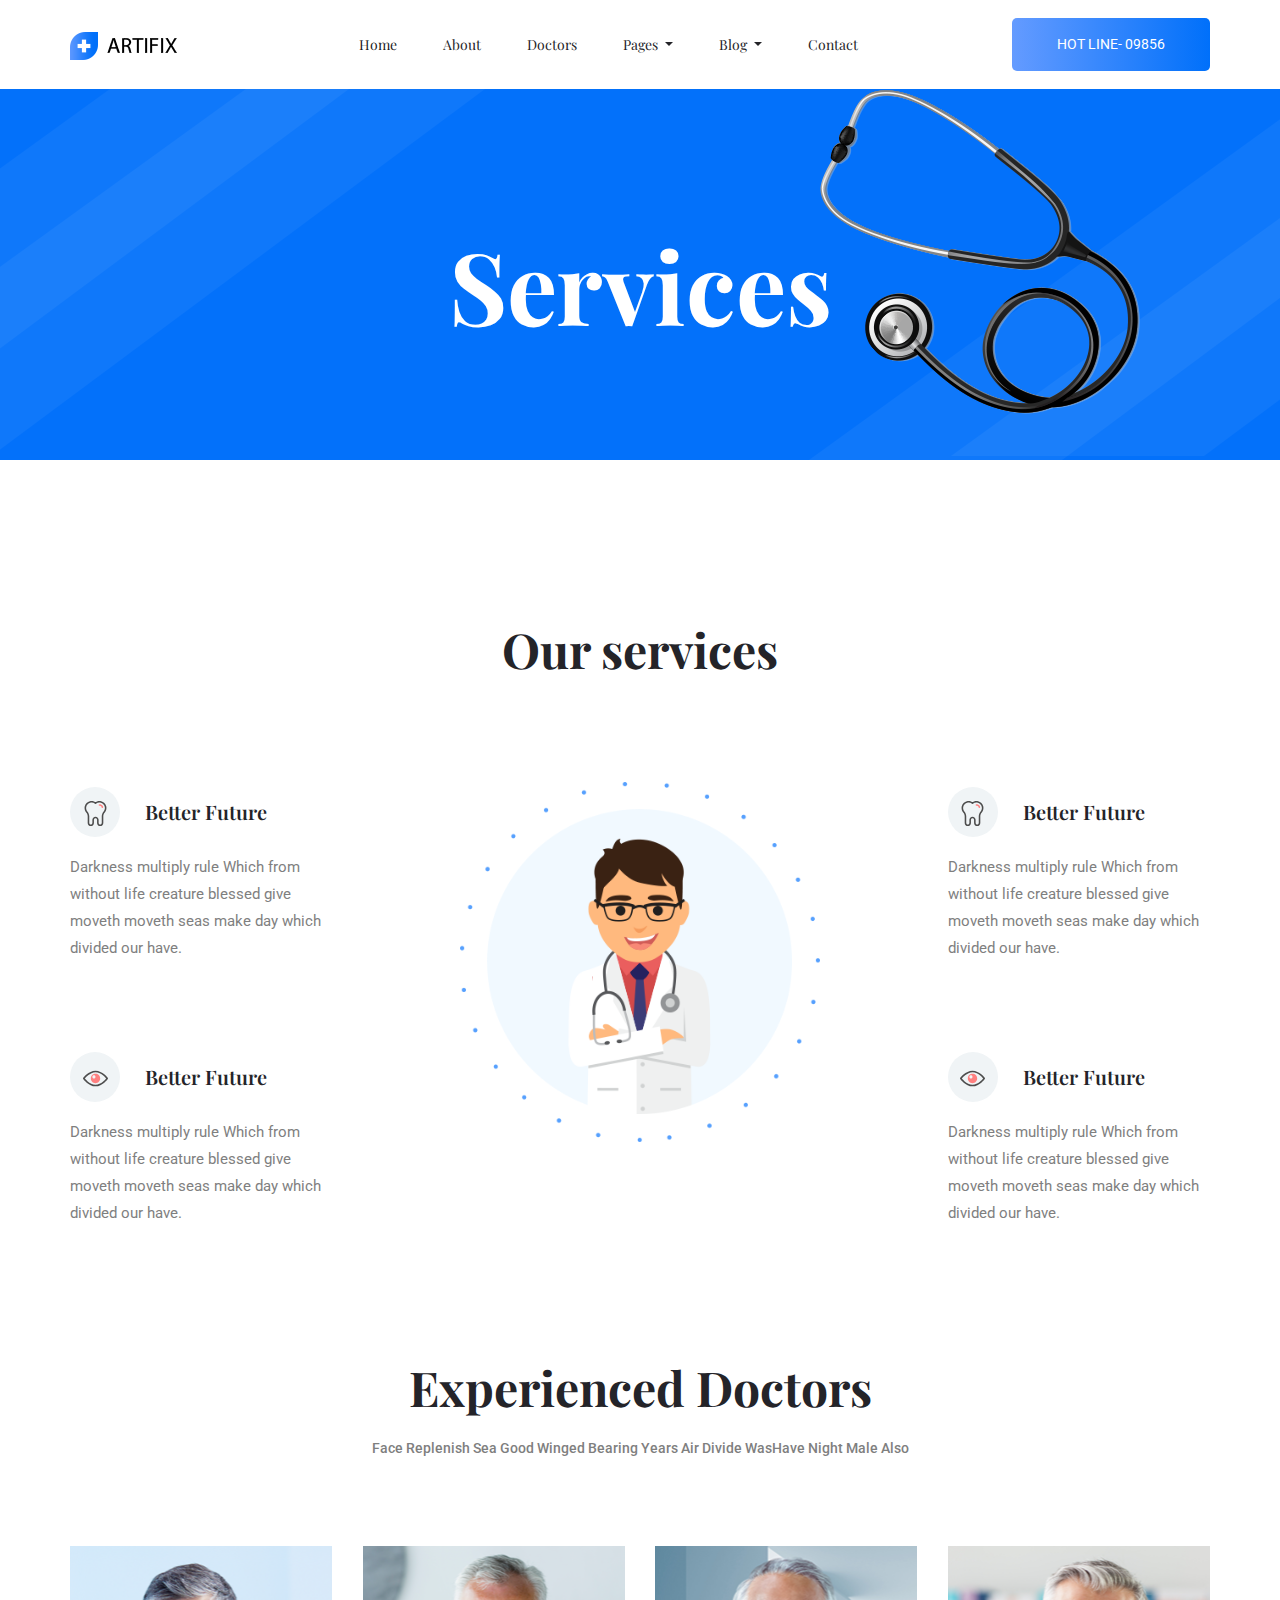
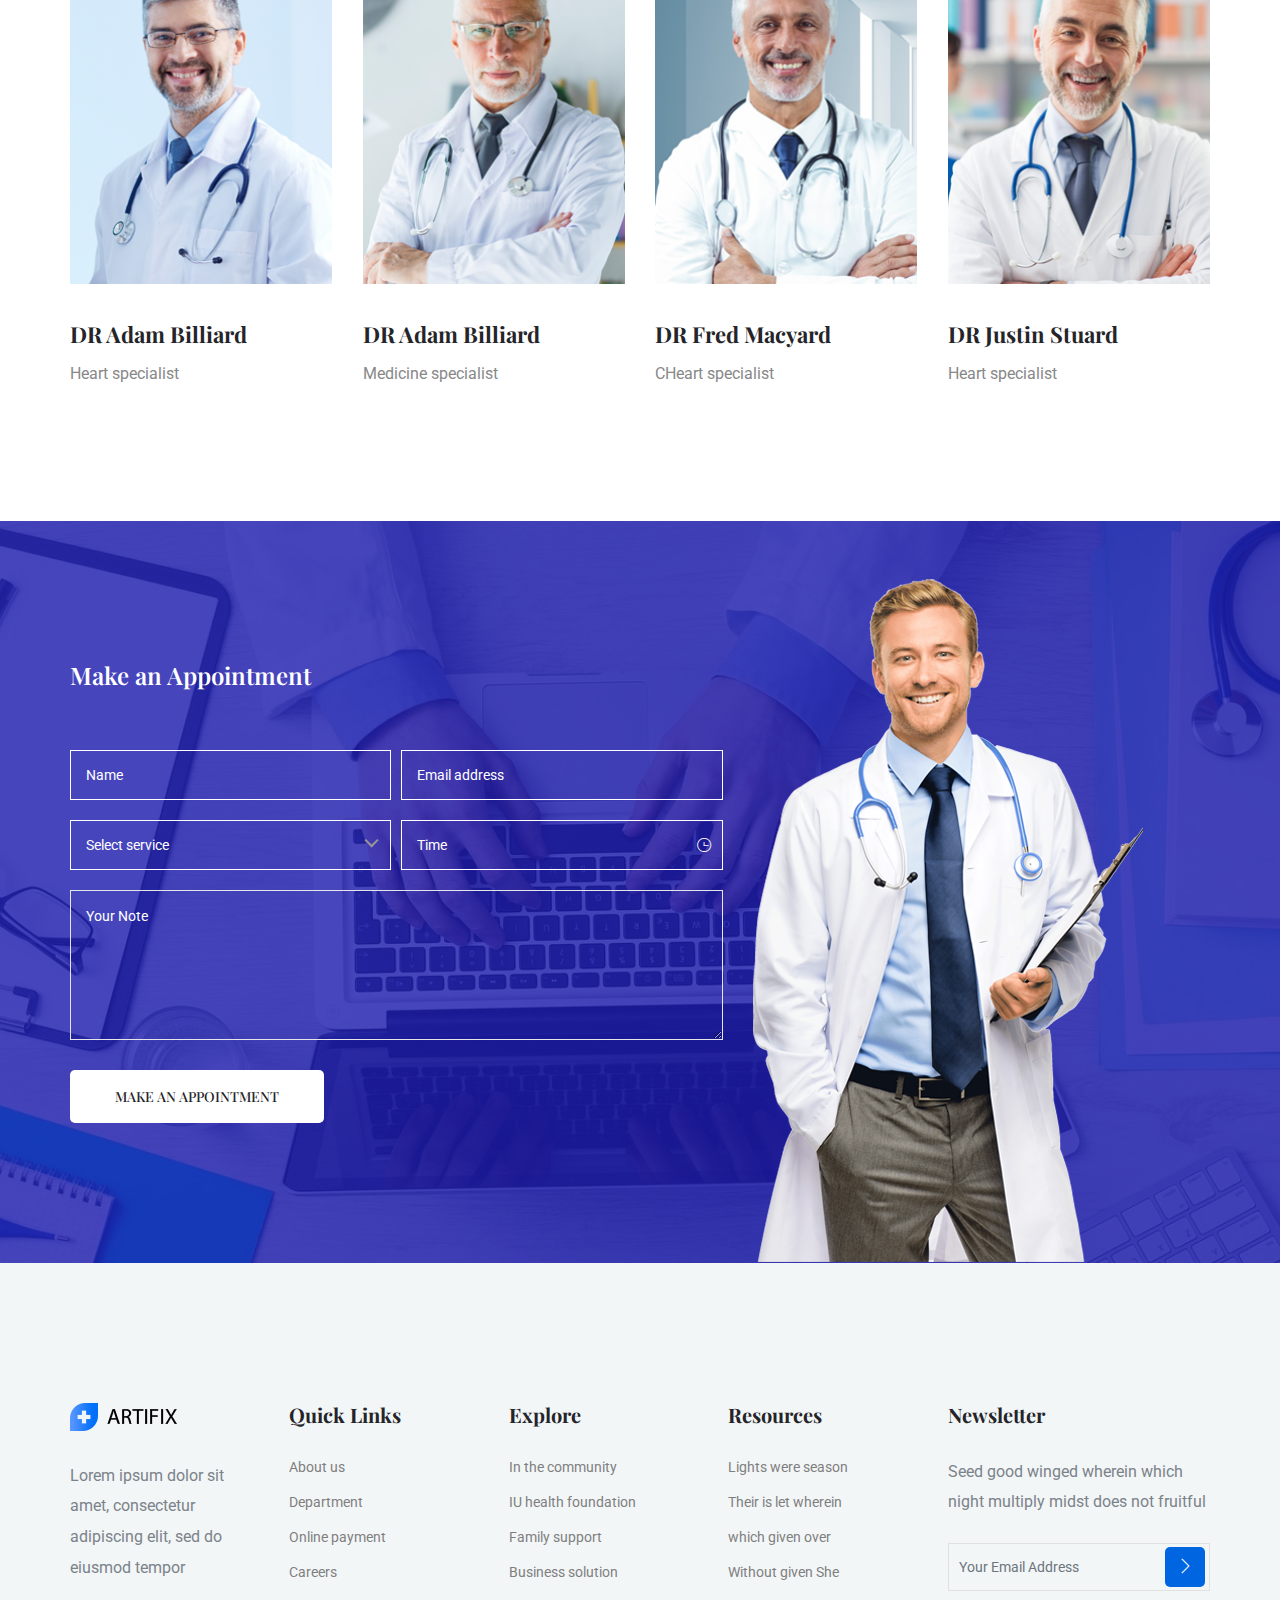
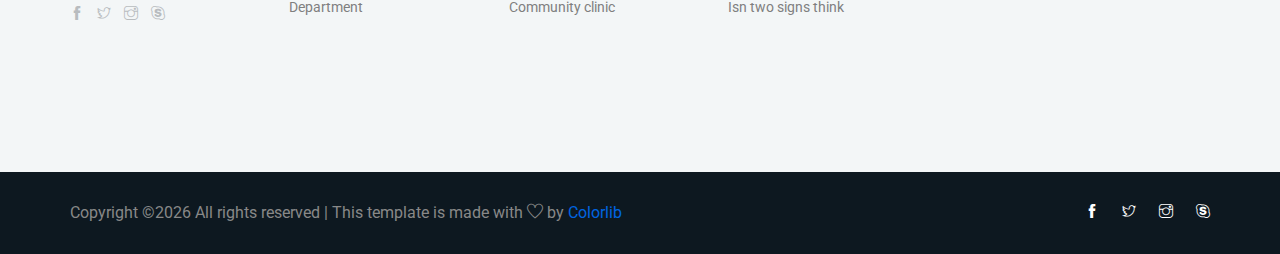
<file: services.html>
<!doctype html>
<html lang="en">

<head>
    <!-- Required meta tags -->
    <meta charset="utf-8">
    <meta name="viewport" content="width=device-width, initial-scale=1, shrink-to-fit=no">
    <title>medical</title>
    <link rel="icon" href="img/favicon.png">
    <!-- Bootstrap CSS -->
    <link rel="stylesheet" href="css/bootstrap.min.css">
    <!-- animate CSS -->
    <link rel="stylesheet" href="css/animate.css">
    <!-- owl carousel CSS -->
    <link rel="stylesheet" href="css/owl.carousel.min.css">
    <!-- themify CSS -->
    <link rel="stylesheet" href="css/themify-icons.css">
    <!-- flaticon CSS -->
    <link rel="stylesheet" href="css/flaticon.css">
    <!-- magnific popup CSS -->
    <link rel="stylesheet" href="css/magnific-popup.css">
    <!-- nice select CSS -->
    <link rel="stylesheet" href="css/nice-select.css">
    <!-- swiper CSS -->
    <link rel="stylesheet" href="css/slick.css">
    <!-- style CSS -->
    <link rel="stylesheet" href="css/style.css">
</head>

<body>
    <!--::header part start::-->
    <header class="main_menu">
        <div class="container">
            <div class="row align-items-center">
                <div class="col-lg-12">
                    <nav class="navbar navbar-expand-lg navbar-light">
                        <a class="navbar-brand" href="index.html"> <img src="img/logo.png" alt="logo"> </a>
                        <button class="navbar-toggler" type="button" data-toggle="collapse"
                            data-target="#navbarSupportedContent" aria-controls="navbarSupportedContent"
                            aria-expanded="false" aria-label="Toggle navigation">
                            <span class="navbar-toggler-icon"></span>
                        </button>

                        <div class="collapse navbar-collapse main-menu-item justify-content-center"
                            id="navbarSupportedContent">
                            <ul class="navbar-nav align-items-center">
                                <li class="nav-item active">
                                    <a class="nav-link" href="index.html">Home</a>
                                </li>
                                <li class="nav-item">
                                    <a class="nav-link" href="about.html">about</a>
                                </li>
                                <li class="nav-item">
                                    <a class="nav-link" href="Doctor.html">Doctors</a>
                                </li>

                                <li class="nav-item dropdown">
                                    <a class="nav-link dropdown-toggle" href="blog.html" id="navbarDropdown"
                                        role="button" data-toggle="dropdown" aria-haspopup="true" aria-expanded="false">
                                        Pages
                                    </a>
                                    <div class="dropdown-menu" aria-labelledby="navbarDropdown">
                                        <a class="dropdown-item" href="services.html">services</a>
                                        <a class="dropdown-item" href="dep.html">depertments</a>
                                        <a class="dropdown-item" href="elements.html">Elements</a>
                                    </div>
                                </li>
                                <li class="nav-item dropdown">
                                    <a class="nav-link dropdown-toggle" href="blog.html" id="navbarDropdown_1"
                                        role="button" data-toggle="dropdown" aria-haspopup="true" aria-expanded="false">
                                        blog
                                    </a>
                                    <div class="dropdown-menu" aria-labelledby="navbarDropdown_1">
                                        <a class="dropdown-item" href="blog.html">blog</a>
                                        <a class="dropdown-item" href="single-blog.html">Single blog</a>
                                    </div>
                                </li>

                                <li class="nav-item">
                                    <a class="nav-link" href="contact.html">Contact</a>
                                </li>
                            </ul>
                        </div>
                        <a class="btn_2 d-none d-lg-block" href="#">HOT LINE- 09856</a>
                    </nav>
                </div>
            </div>
        </div>
    </header>
    <!-- Header part end-->

     <!-- breadcrumb start-->
     <section class="breadcrumb_part breadcrumb_bg">
        <div class="container">
            <div class="row">
                <div class="col-lg-12">
                    <div class="breadcrumb_iner">
                        <div class="breadcrumb_iner_item">
                            <h2>services</h2>
                        </div>
                    </div>
                </div>
            </div>
        </div>
    </section>
    <!-- breadcrumb start-->

    <!-- feature_part start-->
    <section class="feature_part single_feature_page">
        <div class="container">
            <div class="row justify-content-center">
                <div class="col-xl-8">
                    <div class="section_tittle text-center">
                        <h2>Our services</h2>
                    </div>
                </div>
            </div>
            <div class="row justify-content-between align-items-center">
                <div class="col-lg-3 col-sm-12">
                    <div class="single_feature">
                        <div class="single_feature_part">
                            <span class="single_feature_icon"><img src="img/icon/feature_1.svg" alt=""></span>
                            <h4>Better Future</h4>
                            <p>Darkness multiply rule Which from without life creature blessed
                                give moveth moveth seas make day which divided our have.</p>
                        </div>
                    </div>
                    <div class="single_feature">
                        <div class="single_feature_part">
                            <span class="single_feature_icon"><img src="img/icon/feature_2.svg" alt=""></span>
                            <h4>Better Future</h4>
                            <p>Darkness multiply rule Which from without life creature blessed
                                give moveth moveth seas make day which divided our have.</p>
                        </div>
                    </div>
                </div>
                <div class="col-lg-4 col-sm-12">
                        <div class="single_feature_img">
                            <img src="img/service.png" alt="">
                        </div>
                </div>
                <div class="col-lg-3 col-sm-12">
                    <div class="single_feature">
                        <div class="single_feature_part">
                            <span class="single_feature_icon"><img src="img/icon/feature_1.svg" alt=""></span>
                            <h4>Better Future</h4>
                            <p>Darkness multiply rule Which from without life creature blessed
                                give moveth moveth seas make day which divided our have.</p>
                        </div>
                    </div>
                    <div class="single_feature">
                        <div class="single_feature_part">
                            <span class="single_feature_icon"><img src="img/icon/feature_2.svg" alt=""></span>
                            <h4>Better Future</h4>
                            <p>Darkness multiply rule Which from without life creature blessed
                                give moveth moveth seas make day which divided our have.</p>
                        </div>
                    </div>
                </div>
            </div>
        </div>
    </section>
    <!-- feature_part start-->

    <!--::doctor_part start::-->
    <section class="doctor_part section_padding">
        <div class="container">
            <div class="row justify-content-center">
                <div class="col-xl-8">
                    <div class="section_tittle text-center">
                        <h2> Experienced Doctors</h2>
                        <p>Face replenish sea good winged bearing years air divide wasHave night male also</p>
                    </div>
                </div>
            </div>
            <div class="row">
                <div class="col-sm-6 col-lg-3">
                    <div class="single_blog_item">
                        <div class="single_blog_img">
                            <img src="img/doctor/doctor_1.png" alt="doctor">
                            <div class="social_icon">
                                <ul>
                                    <li><a href="#"> <i class="ti-facebook"></i> </a></li>
                                    <li><a href="#"> <i class="ti-twitter-alt"></i> </a></li>
                                    <li><a href="#"> <i class="ti-instagram"></i> </a></li>
                                    <li><a href="#"> <i class="ti-skype"></i> </a></li>
                                </ul>
                            </div>
                        </div>
                        <div class="single_text">
                            <div class="single_blog_text">
                                <h3>DR Adam Billiard</h3>
                                <p>Heart specialist</p>
                            </div>
                        </div>
                    </div>
                </div>
                <div class="col-sm-6 col-lg-3">
                    <div class="single_blog_item">
                        <div class="single_blog_img">
                            <img src="img/doctor/doctor_4.png" alt="doctor">
                            <div class="social_icon">
                                <ul>
                                    <li><a href="#"> <i class="ti-facebook"></i> </a></li>
                                    <li><a href="#"> <i class="ti-twitter-alt"></i> </a></li>
                                    <li><a href="#"> <i class="ti-instagram"></i> </a></li>
                                    <li><a href="#"> <i class="ti-skype"></i> </a></li>
                                </ul>
                            </div>
                        </div>
                        <div class="single_text">
                            <div class="single_blog_text">
                                <h3>DR Adam Billiard</h3>
                                <p>Medicine specialist</p>
                            </div>
                        </div>
                    </div>
                </div>
                <div class="col-sm-6 col-lg-3">
                    <div class="single_blog_item">
                        <div class="single_blog_img">
                            <img src="img/doctor/doctor_2.png" alt="doctor">
                            <div class="social_icon">
                                <ul>
                                    <li><a href="#"> <i class="ti-facebook"></i> </a></li>
                                    <li><a href="#"> <i class="ti-twitter-alt"></i> </a></li>
                                    <li><a href="#"> <i class="ti-instagram"></i> </a></li>
                                    <li><a href="#"> <i class="ti-skype"></i> </a></li>
                                </ul>
                            </div>
                        </div>
                        <div class="single_text">
                            <div class="single_blog_text">
                                <h3>DR Fred Macyard</h3>
                                <p>CHeart specialist</p>
                            </div>
                        </div>
                    </div>
                </div>
                <div class="col-sm-6 col-lg-3">
                    <div class="single_blog_item">
                        <div class="single_blog_img">
                            <img src="img/doctor/doctor_3.png" alt="doctor">
                            <div class="social_icon">
                                <ul>
                                    <li><a href="#"> <i class="ti-facebook"></i> </a></li>
                                    <li><a href="#"> <i class="ti-twitter-alt"></i> </a></li>
                                    <li><a href="#"> <i class="ti-instagram"></i> </a></li>
                                    <li><a href="#"> <i class="ti-skype"></i> </a></li>
                                </ul>
                            </div>
                        </div>
                        <div class="single_text">
                            <div class="single_blog_text">
                                <h3>DR Justin Stuard</h3>
                                <p>Heart specialist</p>
                            </div>
                        </div>
                    </div>
                </div>
            </div>
        </div>
    </section>
    <!--::doctor_part end::-->

    <!--::regervation_part start::-->
    <section class="regervation_part section_padding">
        <div class="container">
            <div class="row align-items-center regervation_content">
                <div class="col-lg-7">
                    <div class="regervation_part_iner">
                        <form>
                            <h2>Make an Appointment</h2>
                            <div class="form-row">
                                <div class="form-group col-md-6">
                                    <input type="email" class="form-control" id="inputEmail4" placeholder="Name">
                                </div>
                                <div class="form-group col-md-6">
                                    <input type="password" class="form-control" id="inputPassword4"
                                        placeholder="Email address">
                                </div>
                                <div class="form-group col-md-6">
                                    <select class="form-control" id="Select">
                                        <option value="1" selected>Select service</option>
                                        <option value="2">Name of service</option>
                                        <option value="3">Name of service</option>
                                        <option value="4">Name of service</option>
                                        <option value="5">Name of service</option>
                                    </select>
                                </div>
                                <div class="form-group time_icon col-md-6">
                                    <select class="form-control" id="Select2">
                                        <option value="" selected>Time</option>
                                        <option value="1">8 AM TO 10AM</option>
                                        <option value="1">10 AM TO 12PM</option>
                                        <option value="1">12PM TO 2PM</option>
                                        <option value="1">2PM TO 4PM</option>
                                        <option value="1">4PM TO 6PM</option>
                                        <option value="1">6PM TO 8PM</option>
                                        <option value="1">4PM TO 10PM</option>
                                        <option value="1">10PM TO 12PM</option>
                                    </select>
                                </div>
                                <div class="form-group col-md-12">
                                    <textarea class="form-control" id="Textarea" rows="4"
                                        placeholder="Your Note "></textarea>
                                </div>
                            </div>
                            <div class="regerv_btn">
                                <a href="#" class="btn_2">Make an Appointment</a>
                            </div>
                        </form>
                    </div>
                </div>
                <div class="col-lg-5 col-md-6">
                    <div class="reservation_img">
                        <img src="img/reservation.png" alt="" class="reservation_img_iner">
                    </div>
                </div>
            </div>
        </div>
    </section>
    <!--::regervation_part end::-->

    <!-- footer part start-->
    <footer class="footer-area">
        <div class="footer section_padding">
            <div class="container">
                <div class="row justify-content-between">
                    <div class="col-xl-2 col-md-4 col-sm-6 single-footer-widget">
                        <a href="#" class="footer_logo"> <img src="img/logo.png" alt="#"> </a>
                        <p>Lorem ipsum dolor sit amet, consectetur adipiscing elit, sed do eiusmod tempor </p>
                        <div class="social_logo">
                            <a href="#"><i class="ti-facebook"></i></a>
                            <a href="#"> <i class="ti-twitter"></i> </a>
                            <a href="#"><i class="ti-instagram"></i></a>
                            <a href="#"><i class="ti-skype"></i></a>
                        </div>
                    </div>
                    <div class="col-xl-2 col-sm-6 col-md-4 single-footer-widget">
                        <h4>Quick Links</h4>
                        <ul>
                            <li><a href="#">About us</a></li>
                            <li><a href="#">Department</a></li>
                            <li><a href="#"> Online payment</a></li>
                            <li><a href="#">Careers</a></li>
                            <li><a href="#">Department</a></li>
                        </ul>
                    </div>
                    <div class="col-xl-2 col-sm-6 col-md-4 single-footer-widget">
                        <h4>Explore</h4>
                        <ul>
                            <li><a href="#">In the community</a></li>
                            <li><a href="#">IU health foundation</a></li>
                            <li><a href="#">Family support </a></li>
                            <li><a href="#">Business solution</a></li>
                            <li><a href="#">Community clinic</a></li>
                        </ul>
                    </div>
                    <div class="col-xl-2 col-sm-6 col-md-6 single-footer-widget">
                        <h4>Resources</h4>
                        <ul>
                            <li><a href="#">Lights were season</a></li>
                            <li><a href="#"> Their is let wherein</a></li>
                            <li><a href="#">which given over</a></li>
                            <li><a href="#">Without given She</a></li>
                            <li><a href="#">Isn two signs think</a></li>
                        </ul>
                    </div>
                    <div class="col-xl-3 col-sm-6 col-md-6 single-footer-widget">
                        <h4>Newsletter</h4>
                        <p>Seed good winged wherein which night multiply
                            midst does not fruitful</p>
                        <div class="form-wrap" id="mc_embed_signup">
                            <form target="_blank"
                                action="https://spondonit.us12.list-manage.com/subscribe/post?u=1462626880ade1ac87bd9c93a&amp;id=92a4423d01"
                                method="get" class="form-inline">
                                <input class="form-control" name="EMAIL" placeholder="Your Email Address"
                                    onfocus="this.placeholder = ''" onblur="this.placeholder = 'Your Email Address '"
                                    required="" type="email">
                                <button class="click-btn btn btn-default text-uppercase"> <i class="ti-angle-right"></i>
                                </button>
                                <div style="position: absolute; left: -5000px;">
                                    <input name="b_36c4fd991d266f23781ded980_aefe40901a" tabindex="-1" value=""
                                        type="text">
                                </div>

                                <div class="info"></div>
                            </form>
                        </div>
                    </div>
                </div>
            </div>
        </div>

        <div class="copyright_part">
            <div class="container">
                <div class="row align-items-center">
                    <p class="footer-text m-0 col-lg-8 col-md-12"><!-- Link back to Colorlib can't be removed. Template is licensed under CC BY 3.0. -->
Copyright &copy;<script>document.write(new Date().getFullYear());</script> All rights reserved | This template is made with <i class="ti-heart" aria-hidden="true"></i> by <a href="https://colorlib.com" target="_blank">Colorlib</a>
<!-- Link back to Colorlib can't be removed. Template is licensed under CC BY 3.0. -->
</p>
                    <div class="col-lg-4 col-md-12 text-center text-lg-right footer-social">
                        <a href="#"><i class="ti-facebook"></i></a>
                        <a href="#"> <i class="ti-twitter"></i> </a>
                        <a href="#"><i class="ti-instagram"></i></a>
                        <a href="#"><i class="ti-skype"></i></a>
                    </div>
                </div>
            </div>
        </div>
    </footer>

    <!-- footer part end-->

    <!-- jquery plugins here-->

    <script src="js/jquery-1.12.1.min.js"></script>
    <!-- popper js -->
    <script src="js/popper.min.js"></script>
    <!-- bootstrap js -->
    <script src="js/bootstrap.min.js"></script>
    <!-- owl carousel js -->
    <script src="js/owl.carousel.min.js"></script>
    <script src="js/jquery.nice-select.min.js"></script>
    <!-- contact js -->
    <script src="js/jquery.ajaxchimp.min.js"></script>
    <script src="js/jquery.form.js"></script>
    <script src="js/jquery.validate.min.js"></script>
    <script src="js/mail-script.js"></script>
    <script src="js/contact.js"></script>
    <!-- custom js -->
    <script src="js/custom.js"></script>
</body>

</html>
</file>
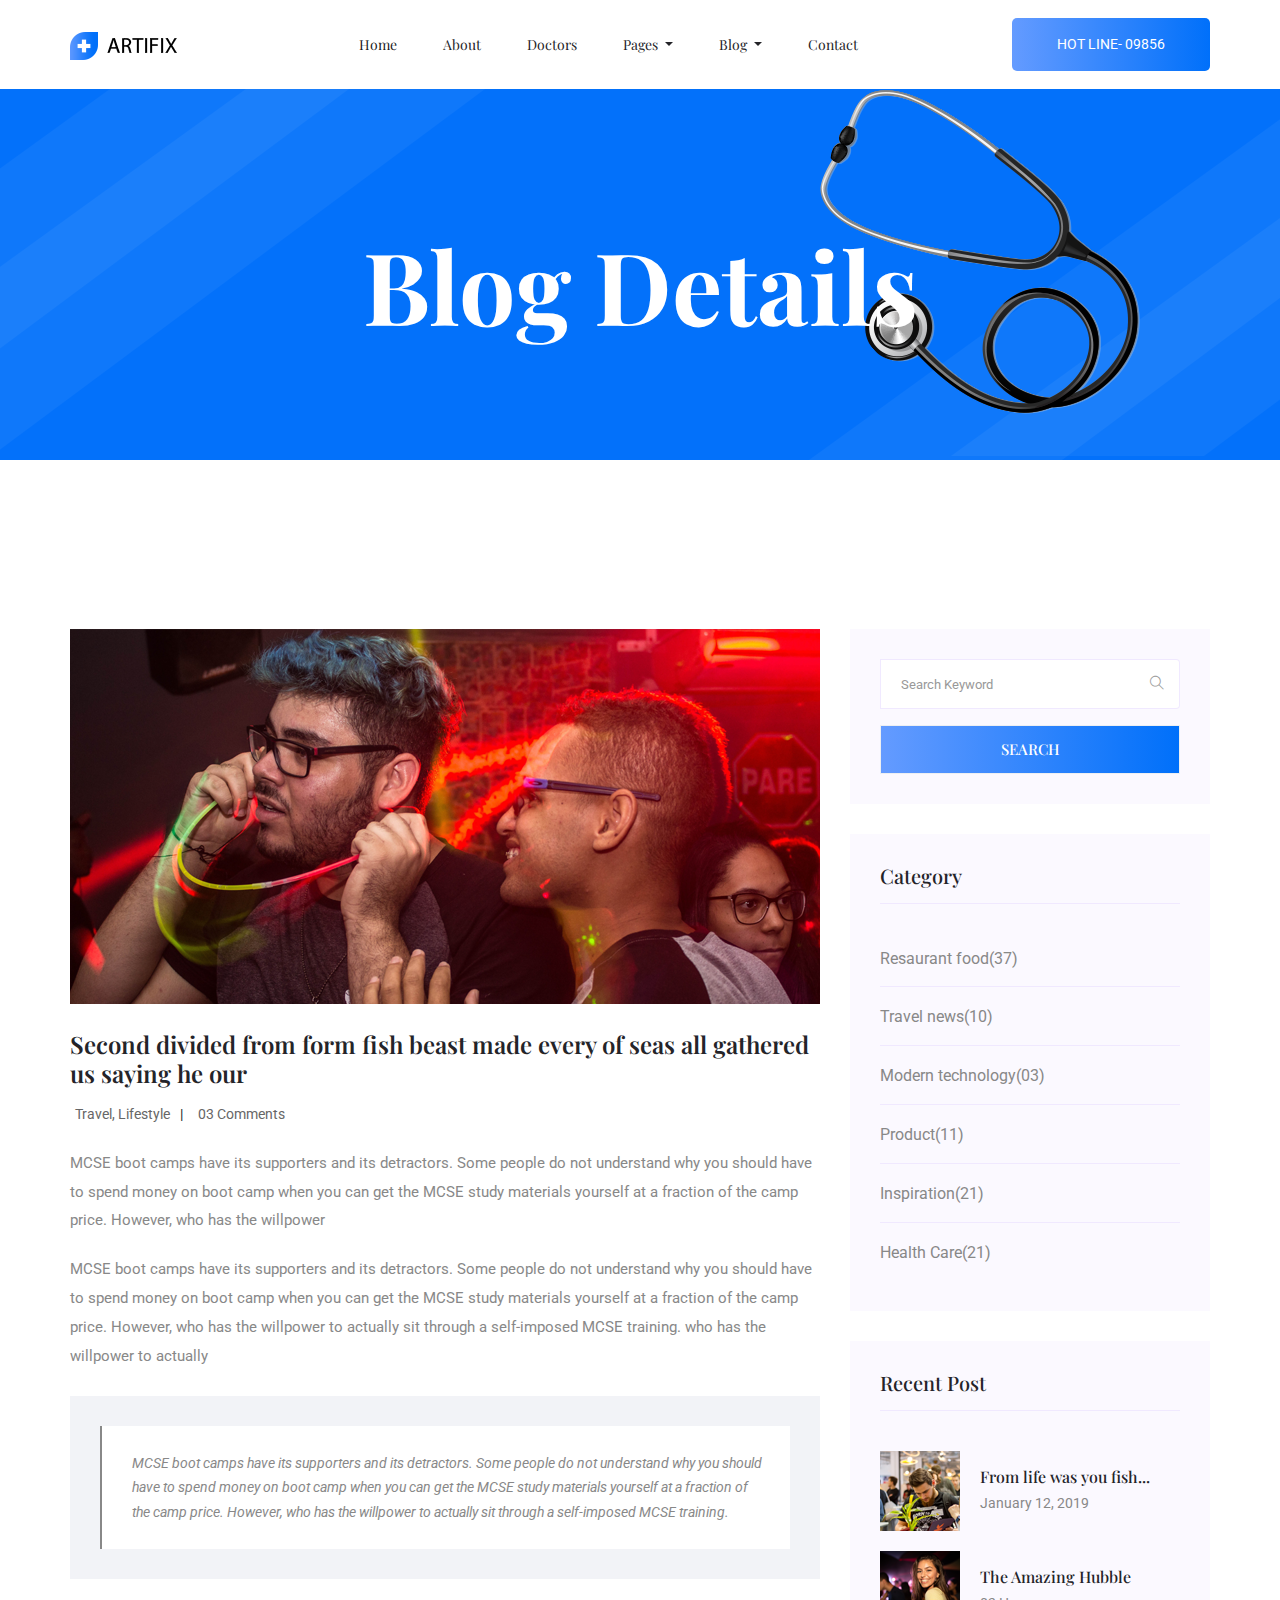
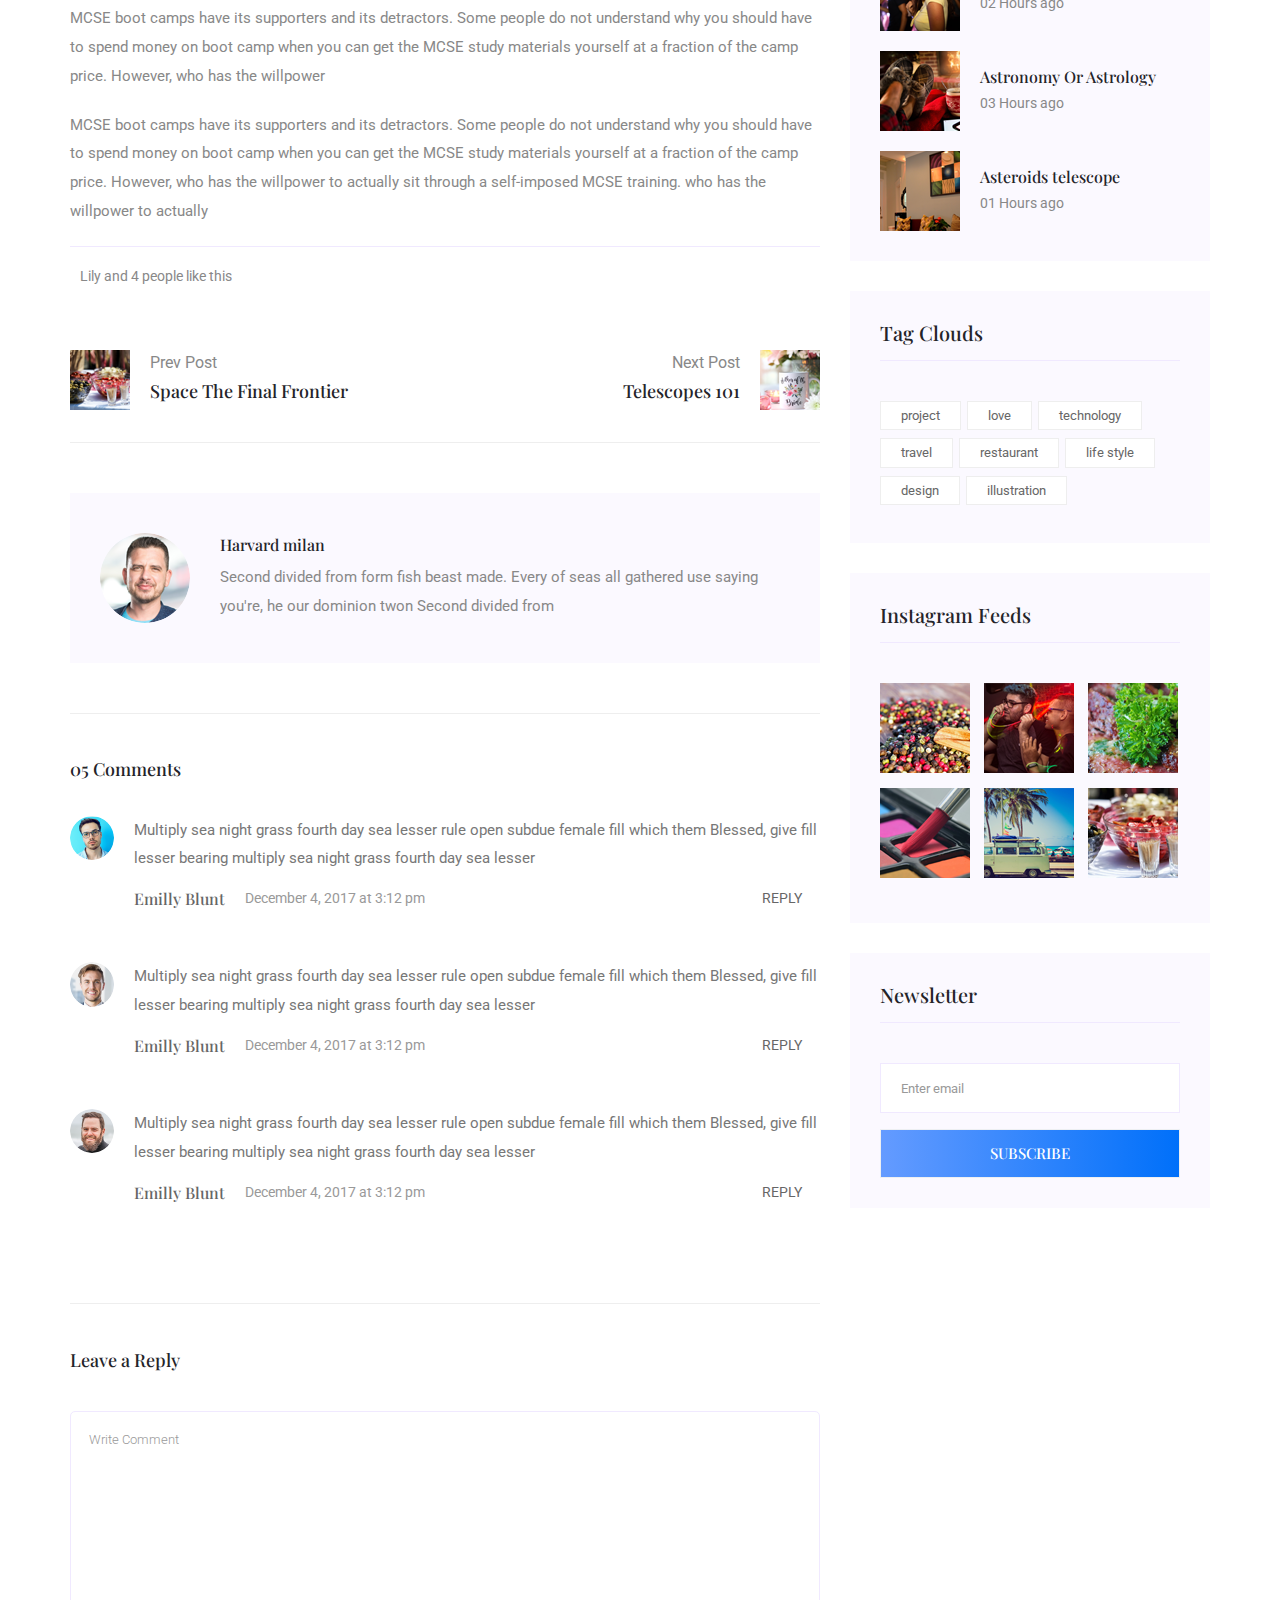
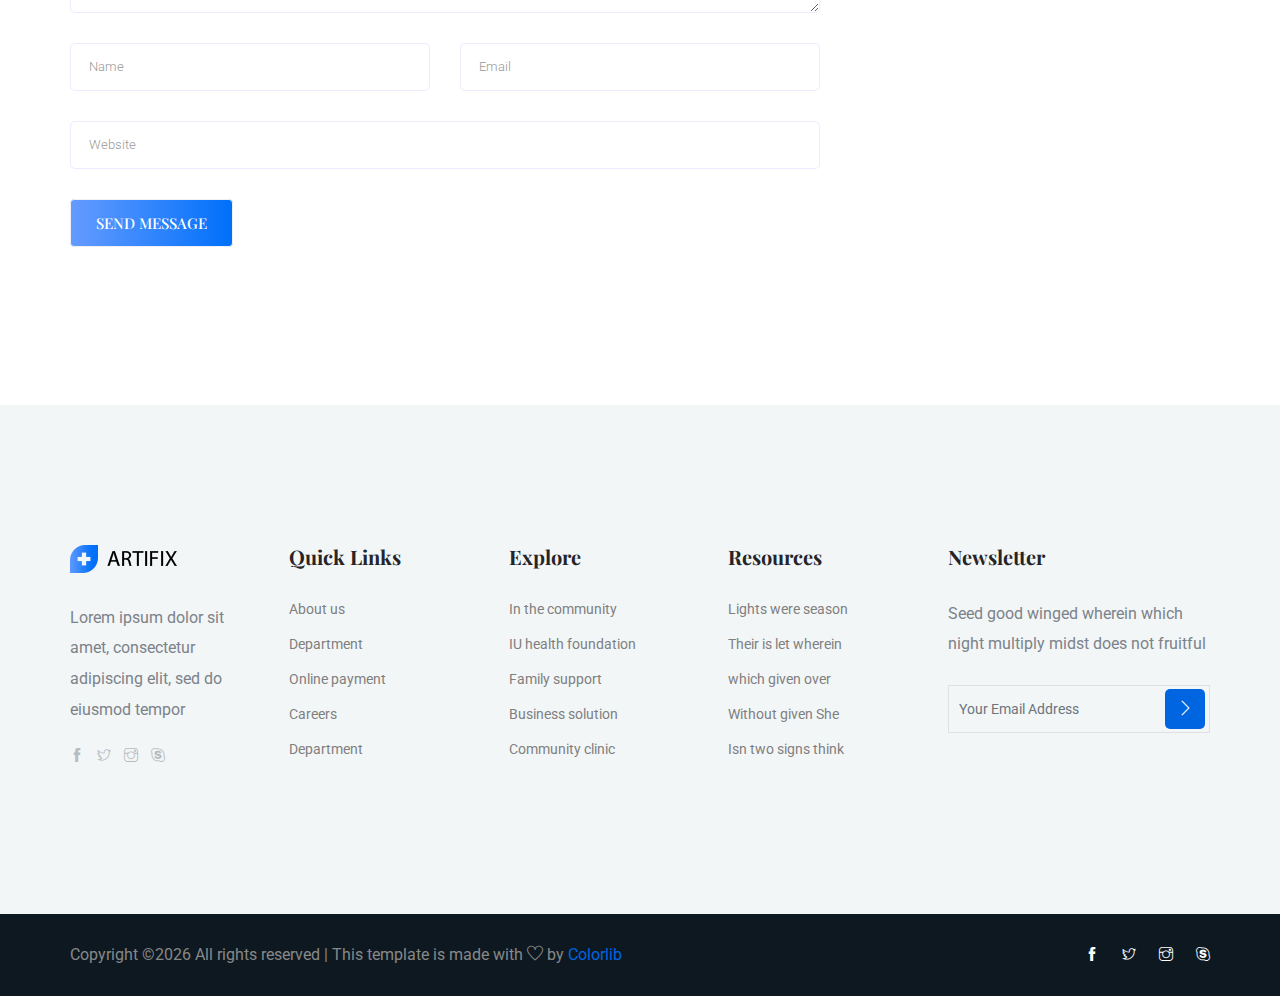
<file: single-blog.html>
<!doctype html>
<html lang="en">

<head>
    <!-- Required meta tags -->
    <meta charset="utf-8">
    <meta name="viewport" content="width=device-width, initial-scale=1, shrink-to-fit=no">
    <title>medical</title>
    <link rel="icon" href="img/favicon.png">
    <!-- Bootstrap CSS -->
    <link rel="stylesheet" href="css/bootstrap.min.css">
    <!-- animate CSS -->
    <link rel="stylesheet" href="css/animate.css">
    <!-- owl carousel CSS -->
    <link rel="stylesheet" href="css/owl.carousel.min.css">
    <!-- themify CSS -->
    <link rel="stylesheet" href="css/themify-icons.css">
    <!-- flaticon CSS -->
    <link rel="stylesheet" href="css/flaticon.css">
    <!-- magnific popup CSS -->
    <link rel="stylesheet" href="css/magnific-popup.css">
    <!-- nice select CSS -->
    <link rel="stylesheet" href="css/nice-select.css">
    <!-- swiper CSS -->
    <link rel="stylesheet" href="css/slick.css">
    <!-- style CSS -->
    <link rel="stylesheet" href="css/style.css">
</head>

<body>
    <!--::header part start::-->
    <header class="main_menu">
        <div class="container">
            <div class="row align-items-center">
                <div class="col-lg-12">
                    <nav class="navbar navbar-expand-lg navbar-light">
                        <a class="navbar-brand" href="index.html"> <img src="img/logo.png" alt="logo"> </a>
                        <button class="navbar-toggler" type="button" data-toggle="collapse"
                            data-target="#navbarSupportedContent" aria-controls="navbarSupportedContent"
                            aria-expanded="false" aria-label="Toggle navigation">
                            <span class="navbar-toggler-icon"></span>
                        </button>

                        <div class="collapse navbar-collapse main-menu-item justify-content-center"
                            id="navbarSupportedContent">
                            <ul class="navbar-nav align-items-center">
                                <li class="nav-item active">
                                    <a class="nav-link" href="index.html">Home</a>
                                </li>
                                <li class="nav-item">
                                    <a class="nav-link" href="about.html">about</a>
                                </li>
                                <li class="nav-item">
                                    <a class="nav-link" href="Doctor.html">Doctors</a>
                                </li>

                                <li class="nav-item dropdown">
                                    <a class="nav-link dropdown-toggle" href="blog.html" id="navbarDropdown"
                                        role="button" data-toggle="dropdown" aria-haspopup="true" aria-expanded="false">
                                        Pages
                                    </a>
                                    <div class="dropdown-menu" aria-labelledby="navbarDropdown">
                                        <a class="dropdown-item" href="services.html">services</a>
                                        <a class="dropdown-item" href="dep.html">depertments</a>
                                        <a class="dropdown-item" href="elements.html">Elements</a>
                                    </div>
                                </li>
                                <li class="nav-item dropdown">
                                    <a class="nav-link dropdown-toggle" href="blog.html" id="navbarDropdown_1"
                                        role="button" data-toggle="dropdown" aria-haspopup="true" aria-expanded="false">
                                        blog
                                    </a>
                                    <div class="dropdown-menu" aria-labelledby="navbarDropdown_1">
                                        <a class="dropdown-item" href="blog.html">blog</a>
                                        <a class="dropdown-item" href="single-blog.html">Single blog</a>
                                    </div>
                                </li>

                                <li class="nav-item">
                                    <a class="nav-link" href="contact.html">Contact</a>
                                </li>
                            </ul>
                        </div>
                        <a class="btn_2 d-none d-lg-block" href="#">HOT LINE- 09856</a>
                    </nav>
                </div>
            </div>
        </div>
    </header>
    <!-- Header part end-->

    <!-- breadcrumb start-->
    <section class="breadcrumb_part breadcrumb_bg">
        <div class="container">
            <div class="row">
                <div class="col-lg-12">
                    <div class="breadcrumb_iner">
                        <div class="breadcrumb_iner_item">
                            <h2>blog details</h2>
                        </div>
                    </div>
                </div>
            </div>
        </div>
    </section>
    <!-- breadcrumb start-->
   <!--================Blog Area =================-->
   <section class="blog_area single-post-area section_padding">
      <div class="container">
         <div class="row">
            <div class="col-lg-8 posts-list">
               <div class="single-post">
                  <div class="feature-img">
                     <img class="img-fluid" src="img/blog/single_blog_1.png" alt="">
                  </div>
                  <div class="blog_details">
                     <h2>Second divided from form fish beast made every of seas
                        all gathered us saying he our
                     </h2>
                     <ul class="blog-info-link mt-3 mb-4">
                        <li><a href="#"><i class="far fa-user"></i> Travel, Lifestyle</a></li>
                        <li><a href="#"><i class="far fa-comments"></i> 03 Comments</a></li>
                     </ul>
                     <p class="excert">
                        MCSE boot camps have its supporters and its detractors. Some people do not understand why you
                        should have to spend money on boot camp when you can get the MCSE study materials yourself at a
                        fraction of the camp price. However, who has the willpower
                     </p>
                     <p>
                        MCSE boot camps have its supporters and its detractors. Some people do not understand why you
                        should have to spend money on boot camp when you can get the MCSE study materials yourself at a
                        fraction of the camp price. However, who has the willpower to actually sit through a
                        self-imposed MCSE training. who has the willpower to actually
                     </p>
                     <div class="quote-wrapper">
                        <div class="quotes">
                           MCSE boot camps have its supporters and its detractors. Some people do not understand why you
                           should have to spend money on boot camp when you can get the MCSE study materials yourself at
                           a fraction of the camp price. However, who has the willpower to actually sit through a
                           self-imposed MCSE training.
                        </div>
                     </div>
                     <p>
                        MCSE boot camps have its supporters and its detractors. Some people do not understand why you
                        should have to spend money on boot camp when you can get the MCSE study materials yourself at a
                        fraction of the camp price. However, who has the willpower
                     </p>
                     <p>
                        MCSE boot camps have its supporters and its detractors. Some people do not understand why you
                        should have to spend money on boot camp when you can get the MCSE study materials yourself at a
                        fraction of the camp price. However, who has the willpower to actually sit through a
                        self-imposed MCSE training. who has the willpower to actually
                     </p>
                  </div>
               </div>
               <div class="navigation-top">
                  <div class="d-sm-flex justify-content-between text-center">
                     <p class="like-info"><span class="align-middle"><i class="far fa-heart"></i></span> Lily and 4
                        people like this</p>
                     <div class="col-sm-4 text-center my-2 my-sm-0">
                        <!-- <p class="comment-count"><span class="align-middle"><i class="far fa-comment"></i></span> 06 Comments</p> -->
                     </div>
                     <ul class="social-icons">
                        <li><a href="#"><i class="fab fa-facebook-f"></i></a></li>
                        <li><a href="#"><i class="fab fa-twitter"></i></a></li>
                        <li><a href="#"><i class="fab fa-dribbble"></i></a></li>
                        <li><a href="#"><i class="fab fa-behance"></i></a></li>
                     </ul>
                  </div>
                  <div class="navigation-area">
                     <div class="row">
                        <div
                           class="col-lg-6 col-md-6 col-12 nav-left flex-row d-flex justify-content-start align-items-center">
                           <div class="thumb">
                              <a href="#">
                                 <img class="img-fluid" src="img/post/preview.png" alt="">
                              </a>
                           </div>
                           <div class="arrow">
                              <a href="#">
                                 <span class="lnr text-white ti-arrow-left"></span>
                              </a>
                           </div>
                           <div class="detials">
                              <p>Prev Post</p>
                              <a href="#">
                                 <h4>Space The Final Frontier</h4>
                              </a>
                           </div>
                        </div>
                        <div
                           class="col-lg-6 col-md-6 col-12 nav-right flex-row d-flex justify-content-end align-items-center">
                           <div class="detials">
                              <p>Next Post</p>
                              <a href="#">
                                 <h4>Telescopes 101</h4>
                              </a>
                           </div>
                           <div class="arrow">
                              <a href="#">
                                 <span class="lnr text-white ti-arrow-right"></span>
                              </a>
                           </div>
                           <div class="thumb">
                              <a href="#">
                                 <img class="img-fluid" src="img/post/next.png" alt="">
                              </a>
                           </div>
                        </div>
                     </div>
                  </div>
               </div>
               <div class="blog-author">
                  <div class="media align-items-center">
                     <img src="img/blog/author.png" alt="">
                     <div class="media-body">
                        <a href="#">
                           <h4>Harvard milan</h4>
                        </a>
                        <p>Second divided from form fish beast made. Every of seas all gathered use saying you're, he
                           our dominion twon Second divided from</p>
                     </div>
                  </div>
               </div>
               <div class="comments-area">
                  <h4>05 Comments</h4>
                  <div class="comment-list">
                     <div class="single-comment justify-content-between d-flex">
                        <div class="user justify-content-between d-flex">
                           <div class="thumb">
                              <img src="img/comment/comment_1.png" alt="">
                           </div>
                           <div class="desc">
                              <p class="comment">
                                 Multiply sea night grass fourth day sea lesser rule open subdue female fill which them
                                 Blessed, give fill lesser bearing multiply sea night grass fourth day sea lesser
                              </p>
                              <div class="d-flex justify-content-between">
                                 <div class="d-flex align-items-center">
                                    <h5>
                                       <a href="#">Emilly Blunt</a>
                                    </h5>
                                    <p class="date">December 4, 2017 at 3:12 pm </p>
                                 </div>
                                 <div class="reply-btn">
                                    <a href="#" class="btn-reply text-uppercase">reply</a>
                                 </div>
                              </div>
                           </div>
                        </div>
                     </div>
                  </div>
                  <div class="comment-list">
                     <div class="single-comment justify-content-between d-flex">
                        <div class="user justify-content-between d-flex">
                           <div class="thumb">
                              <img src="img/comment/comment_2.png" alt="">
                           </div>
                           <div class="desc">
                              <p class="comment">
                                 Multiply sea night grass fourth day sea lesser rule open subdue female fill which them
                                 Blessed, give fill lesser bearing multiply sea night grass fourth day sea lesser
                              </p>
                              <div class="d-flex justify-content-between">
                                 <div class="d-flex align-items-center">
                                    <h5>
                                       <a href="#">Emilly Blunt</a>
                                    </h5>
                                    <p class="date">December 4, 2017 at 3:12 pm </p>
                                 </div>
                                 <div class="reply-btn">
                                    <a href="#" class="btn-reply text-uppercase">reply</a>
                                 </div>
                              </div>
                           </div>
                        </div>
                     </div>
                  </div>
                  <div class="comment-list">
                     <div class="single-comment justify-content-between d-flex">
                        <div class="user justify-content-between d-flex">
                           <div class="thumb">
                              <img src="img/comment/comment_3.png" alt="">
                           </div>
                           <div class="desc">
                              <p class="comment">
                                 Multiply sea night grass fourth day sea lesser rule open subdue female fill which them
                                 Blessed, give fill lesser bearing multiply sea night grass fourth day sea lesser
                              </p>
                              <div class="d-flex justify-content-between">
                                 <div class="d-flex align-items-center">
                                    <h5>
                                       <a href="#">Emilly Blunt</a>
                                    </h5>
                                    <p class="date">December 4, 2017 at 3:12 pm </p>
                                 </div>
                                 <div class="reply-btn">
                                    <a href="#" class="btn-reply text-uppercase">reply</a>
                                 </div>
                              </div>
                           </div>
                        </div>
                     </div>
                  </div>
               </div>
               <div class="comment-form">
                  <h4>Leave a Reply</h4>
                  <form class="form-contact comment_form" action="#" id="commentForm">
                     <div class="row">
                        <div class="col-12">
                           <div class="form-group">
                              <textarea class="form-control w-100" name="comment" id="comment" cols="30" rows="9"
                                 placeholder="Write Comment"></textarea>
                           </div>
                        </div>
                        <div class="col-sm-6">
                           <div class="form-group">
                              <input class="form-control" name="name" id="name" type="text" placeholder="Name">
                           </div>
                        </div>
                        <div class="col-sm-6">
                           <div class="form-group">
                              <input class="form-control" name="email" id="email" type="email" placeholder="Email">
                           </div>
                        </div>
                        <div class="col-12">
                           <div class="form-group">
                              <input class="form-control" name="website" id="website" type="text" placeholder="Website">
                           </div>
                        </div>
                     </div>
                     <div class="form-group">
                        <button type="submit" class="button btn_1 button-contactForm">Send Message</button>
                     </div>
                  </form>
               </div>
            </div>
            <div class="col-lg-4">
               <div class="blog_right_sidebar">
                  <aside class="single_sidebar_widget search_widget">
                     <form action="#">
                        <div class="form-group">
                           <div class="input-group mb-3">
                              <input type="text" class="form-control" placeholder='Search Keyword'
                                 onfocus="this.placeholder = ''" onblur="this.placeholder = 'Search Keyword'">
                              <div class="input-group-append">
                                 <button class="btn" type="button"><i class="ti-search"></i></button>
                              </div>
                           </div>
                        </div>
                        <button class="button rounded-0 primary-bg text-white w-100 btn_1" type="submit">Search</button>
                     </form>
                  </aside>
                  <aside class="single_sidebar_widget post_category_widget">
                     <h4 class="widget_title">Category</h4>
                     <ul class="list cat-list">
                        <li>
                           <a href="#" class="d-flex">
                              <p>Resaurant food</p>
                              <p>(37)</p>
                           </a>
                        </li>
                        <li>
                           <a href="#" class="d-flex">
                              <p>Travel news</p>
                              <p>(10)</p>
                           </a>
                        </li>
                        <li>
                           <a href="#" class="d-flex">
                              <p>Modern technology</p>
                              <p>(03)</p>
                           </a>
                        </li>
                        <li>
                           <a href="#" class="d-flex">
                              <p>Product</p>
                              <p>(11)</p>
                           </a>
                        </li>
                        <li>
                           <a href="#" class="d-flex">
                              <p>Inspiration</p>
                              <p>(21)</p>
                           </a>
                        </li>
                        <li>
                           <a href="#" class="d-flex">
                              <p>Health Care</p>
                              <p>(21)</p>
                           </a>
                        </li>
                     </ul>
                  </aside>
                  <aside class="single_sidebar_widget popular_post_widget">
                     <h3 class="widget_title">Recent Post</h3>
                     <div class="media post_item">
                        <img src="img/post/post_1.png" alt="post">
                        <div class="media-body">
                           <a href="single-blog.html">
                              <h3>From life was you fish...</h3>
                           </a>
                           <p>January 12, 2019</p>
                        </div>
                     </div>
                     <div class="media post_item">
                        <img src="img/post/post_2.png" alt="post">
                        <div class="media-body">
                           <a href="single-blog.html">
                              <h3>The Amazing Hubble</h3>
                           </a>
                           <p>02 Hours ago</p>
                        </div>
                     </div>
                     <div class="media post_item">
                        <img src="img/post/post_3.png" alt="post">
                        <div class="media-body">
                           <a href="single-blog.html">
                              <h3>Astronomy Or Astrology</h3>
                           </a>
                           <p>03 Hours ago</p>
                        </div>
                     </div>
                     <div class="media post_item">
                        <img src="img/post/post_4.png" alt="post">
                        <div class="media-body">
                           <a href="single-blog.html">
                              <h3>Asteroids telescope</h3>
                           </a>
                           <p>01 Hours ago</p>
                        </div>
                     </div>
                  </aside>
                  <aside class="single_sidebar_widget tag_cloud_widget">
                     <h4 class="widget_title">Tag Clouds</h4>
                     <ul class="list">
                        <li>
                           <a href="#">project</a>
                        </li>
                        <li>
                           <a href="#">love</a>
                        </li>
                        <li>
                           <a href="#">technology</a>
                        </li>
                        <li>
                           <a href="#">travel</a>
                        </li>
                        <li>
                           <a href="#">restaurant</a>
                        </li>
                        <li>
                           <a href="#">life style</a>
                        </li>
                        <li>
                           <a href="#">design</a>
                        </li>
                        <li>
                           <a href="#">illustration</a>
                        </li>
                     </ul>
                  </aside>
                  <aside class="single_sidebar_widget instagram_feeds">
                     <h4 class="widget_title">Instagram Feeds</h4>
                     <ul class="instagram_row flex-wrap">
                        <li>
                           <a href="#">
                              <img class="img-fluid" src="img/post/post_5.png" alt="">
                           </a>
                        </li>
                        <li>
                           <a href="#">
                              <img class="img-fluid" src="img/post/post_6.png" alt="">
                           </a>
                        </li>
                        <li>
                           <a href="#">
                              <img class="img-fluid" src="img/post/post_7.png" alt="">
                           </a>
                        </li>
                        <li>
                           <a href="#">
                              <img class="img-fluid" src="img/post/post_8.png" alt="">
                           </a>
                        </li>
                        <li>
                           <a href="#">
                              <img class="img-fluid" src="img/post/post_9.png" alt="">
                           </a>
                        </li>
                        <li>
                           <a href="#">
                              <img class="img-fluid" src="img/post/post_10.png" alt="">
                           </a>
                        </li>
                     </ul>
                  </aside>
                  <aside class="single_sidebar_widget newsletter_widget">
                     <h4 class="widget_title">Newsletter</h4>
                     <form action="#">
                        <div class="form-group">
                           <input type="email" class="form-control" onfocus="this.placeholder = ''"
                              onblur="this.placeholder = 'Enter email'" placeholder='Enter email' required>
                        </div>
                        <button class="button rounded-0 primary-bg text-white w-100 btn_1"
                           type="submit">Subscribe</button>
                     </form>
                  </aside>
               </div>
            </div>
         </div>
      </div>
   </section>
   <!--================Blog Area end =================-->

   <!-- footer part start-->
   <footer class="footer-area">
         <div class="footer section_padding">
             <div class="container">
                 <div class="row justify-content-between">
                     <div class="col-xl-2 col-md-4 col-sm-6 single-footer-widget">
                         <a href="#" class="footer_logo"> <img src="img/logo.png" alt="#"> </a>
                         <p>Lorem ipsum dolor sit amet, consectetur adipiscing elit, sed do eiusmod tempor </p>
                         <div class="social_logo">
                             <a href="#"><i class="ti-facebook"></i></a>
                             <a href="#"> <i class="ti-twitter"></i> </a>
                             <a href="#"><i class="ti-instagram"></i></a>
                             <a href="#"><i class="ti-skype"></i></a>
                         </div>
                     </div>
                     <div class="col-xl-2 col-sm-6 col-md-4 single-footer-widget">
                         <h4>Quick Links</h4>
                         <ul>
                             <li><a href="#">About us</a></li>
                             <li><a href="#">Department</a></li>
                             <li><a href="#"> Online payment</a></li>
                             <li><a href="#">Careers</a></li>
                             <li><a href="#">Department</a></li>
                         </ul>
                     </div>
                     <div class="col-xl-2 col-sm-6 col-md-4 single-footer-widget">
                         <h4>Explore</h4>
                         <ul>
                             <li><a href="#">In the community</a></li>
                             <li><a href="#">IU health foundation</a></li>
                             <li><a href="#">Family support </a></li>
                             <li><a href="#">Business solution</a></li>
                             <li><a href="#">Community clinic</a></li>
                         </ul>
                     </div>
                     <div class="col-xl-2 col-sm-6 col-md-6 single-footer-widget">
                         <h4>Resources</h4>
                         <ul>
                             <li><a href="#">Lights were season</a></li>
                             <li><a href="#"> Their is let wherein</a></li>
                             <li><a href="#">which given over</a></li>
                             <li><a href="#">Without given She</a></li>
                             <li><a href="#">Isn two signs think</a></li>
                         </ul>
                     </div>
                     <div class="col-xl-3 col-sm-6 col-md-6 single-footer-widget">
                         <h4>Newsletter</h4>
                         <p>Seed good winged wherein which night multiply
                             midst does not fruitful</p>
                         <div class="form-wrap" id="mc_embed_signup">
                             <form target="_blank"
                                 action="https://spondonit.us12.list-manage.com/subscribe/post?u=1462626880ade1ac87bd9c93a&amp;id=92a4423d01"
                                 method="get" class="form-inline">
                                 <input class="form-control" name="EMAIL" placeholder="Your Email Address"
                                     onfocus="this.placeholder = ''" onblur="this.placeholder = 'Your Email Address '"
                                     required="" type="email">
                                 <button class="click-btn btn btn-default text-uppercase"> <i class="ti-angle-right"></i>
                                 </button>
                                 <div style="position: absolute; left: -5000px;">
                                     <input name="b_36c4fd991d266f23781ded980_aefe40901a" tabindex="-1" value=""
                                         type="text">
                                 </div>
 
                                 <div class="info"></div>
                             </form>
                         </div>
                     </div>
                 </div>
             </div>
         </div>
 
         <div class="copyright_part">
             <div class="container">
                 <div class="row align-items-center">
                     <p class="footer-text m-0 col-lg-8 col-md-12"><!-- Link back to Colorlib can't be removed. Template is licensed under CC BY 3.0. -->
Copyright &copy;<script>document.write(new Date().getFullYear());</script> All rights reserved | This template is made with <i class="ti-heart" aria-hidden="true"></i> by <a href="https://colorlib.com" target="_blank">Colorlib</a>
<!-- Link back to Colorlib can't be removed. Template is licensed under CC BY 3.0. -->
</p>
                     <div class="col-lg-4 col-md-12 text-center text-lg-right footer-social">
                         <a href="#"><i class="ti-facebook"></i></a>
                         <a href="#"> <i class="ti-twitter"></i> </a>
                         <a href="#"><i class="ti-instagram"></i></a>
                         <a href="#"><i class="ti-skype"></i></a>
                     </div>
                 </div>
             </div>
         </div>
     </footer>
 
     <!-- footer part end-->
 
     <!-- jquery plugins here-->
 
     <script src="js/jquery-1.12.1.min.js"></script>
     <!-- popper js -->
     <script src="js/popper.min.js"></script>
     <!-- bootstrap js -->
     <script src="js/bootstrap.min.js"></script>
     <!-- owl carousel js -->
     <script src="js/owl.carousel.min.js"></script>
     <script src="js/jquery.nice-select.min.js"></script>
     <!-- contact js -->
     <script src="js/jquery.ajaxchimp.min.js"></script>
     <script src="js/jquery.form.js"></script>
     <script src="js/jquery.validate.min.js"></script>
     <script src="js/mail-script.js"></script>
     <script src="js/contact.js"></script>
     <!-- custom js -->
     <script src="js/custom.js"></script>
 </body>
 
 </html>
</file>
<file: css/themify-icons.css>
@font-face {
	font-family: 'themify';
	src:url('../fonts/themify.eot?-fvbane');
	src:url('../fonts/themify.eot?#iefix-fvbane') format('embedded-opentype'),
		url('../fonts/themify.woff?-fvbane') format('woff'),
		url('../fonts/themify.ttf?-fvbane') format('truetype'),
		url('../fonts/themify.svg?-fvbane#themify') format('svg');
	font-weight: normal;
	font-style: normal;
}

[class^="ti-"], [class*=" ti-"] {
	font-family: 'themify';
	speak: none;
	font-style: normal;
	font-weight: normal;
	font-variant: normal;
	text-transform: none;
	line-height: 1;

	/* Better Font Rendering =========== */
	-webkit-font-smoothing: antialiased;
	-moz-osx-font-smoothing: grayscale;
}

.ti-wand:before {
	content: "\e600";
}
.ti-volume:before {
	content: "\e601";
}
.ti-user:before {
	content: "\e602";
}
.ti-unlock:before {
	content: "\e603";
}
.ti-unlink:before {
	content: "\e604";
}
.ti-trash:before {
	content: "\e605";
}
.ti-thought:before {
	content: "\e606";
}
.ti-target:before {
	content: "\e607";
}
.ti-tag:before {
	content: "\e608";
}
.ti-tablet:before {
	content: "\e609";
}
.ti-star:before {
	content: "\e60a";
}
.ti-spray:before {
	content: "\e60b";
}
.ti-signal:before {
	content: "\e60c";
}
.ti-shopping-cart:before {
	content: "\e60d";
}
.ti-shopping-cart-full:before {
	content: "\e60e";
}
.ti-settings:before {
	content: "\e60f";
}
.ti-search:before {
	content: "\e610";
}
.ti-zoom-in:before {
	content: "\e611";
}
.ti-zoom-out:before {
	content: "\e612";
}
.ti-cut:before {
	content: "\e613";
}
.ti-ruler:before {
	content: "\e614";
}
.ti-ruler-pencil:before {
	content: "\e615";
}
.ti-ruler-alt:before {
	content: "\e616";
}
.ti-bookmark:before {
	content: "\e617";
}
.ti-bookmark-alt:before {
	content: "\e618";
}
.ti-reload:before {
	content: "\e619";
}
.ti-plus:before {
	content: "\e61a";
}
.ti-pin:before {
	content: "\e61b";
}
.ti-pencil:before {
	content: "\e61c";
}
.ti-pencil-alt:before {
	content: "\e61d";
}
.ti-paint-roller:before {
	content: "\e61e";
}
.ti-paint-bucket:before {
	content: "\e61f";
}
.ti-na:before {
	content: "\e620";
}
.ti-mobile:before {
	content: "\e621";
}
.ti-minus:before {
	content: "\e622";
}
.ti-medall:before {
	content: "\e623";
}
.ti-medall-alt:before {
	content: "\e624";
}
.ti-marker:before {
	content: "\e625";
}
.ti-marker-alt:before {
	content: "\e626";
}
.ti-arrow-up:before {
	content: "\e627";
}
.ti-arrow-right:before {
	content: "\e628";
}
.ti-arrow-left:before {
	content: "\e629";
}
.ti-arrow-down:before {
	content: "\e62a";
}
.ti-lock:before {
	content: "\e62b";
}
.ti-location-arrow:before {
	content: "\e62c";
}
.ti-link:before {
	content: "\e62d";
}
.ti-layout:before {
	content: "\e62e";
}
.ti-layers:before {
	content: "\e62f";
}
.ti-layers-alt:before {
	content: "\e630";
}
.ti-key:before {
	content: "\e631";
}
.ti-import:before {
	content: "\e632";
}
.ti-image:before {
	content: "\e633";
}
.ti-heart:before {
	content: "\e634";
}
.ti-heart-broken:before {
	content: "\e635";
}
.ti-hand-stop:before {
	content: "\e636";
}
.ti-hand-open:before {
	content: "\e637";
}
.ti-hand-drag:before {
	content: "\e638";
}
.ti-folder:before {
	content: "\e639";
}
.ti-flag:before {
	content: "\e63a";
}
.ti-flag-alt:before {
	content: "\e63b";
}
.ti-flag-alt-2:before {
	content: "\e63c";
}
.ti-eye:before {
	content: "\e63d";
}
.ti-export:before {
	content: "\e63e";
}
.ti-exchange-vertical:before {
	content: "\e63f";
}
.ti-desktop:before {
	content: "\e640";
}
.ti-cup:before {
	content: "\e641";
}
.ti-crown:before {
	content: "\e642";
}
.ti-comments:before {
	content: "\e643";
}
.ti-comment:before {
	content: "\e644";
}
.ti-comment-alt:before {
	content: "\e645";
}
.ti-close:before {
	content: "\e646";
}
.ti-clip:before {
	content: "\e647";
}
.ti-angle-up:before {
	content: "\e648";
}
.ti-angle-right:before {
	content: "\e649";
}
.ti-angle-left:before {
	content: "\e64a";
}
.ti-angle-down:before {
	content: "\e64b";
}
.ti-check:before {
	content: "\e64c";
}
.ti-check-box:before {
	content: "\e64d";
}
.ti-camera:before {
	content: "\e64e";
}
.ti-announcement:before {
	content: "\e64f";
}
.ti-brush:before {
	content: "\e650";
}
.ti-briefcase:before {
	content: "\e651";
}
.ti-bolt:before {
	content: "\e652";
}
.ti-bolt-alt:before {
	content: "\e653";
}
.ti-blackboard:before {
	content: "\e654";
}
.ti-bag:before {
	content: "\e655";
}
.ti-move:before {
	content: "\e656";
}
.ti-arrows-vertical:before {
	content: "\e657";
}
.ti-arrows-horizontal:before {
	content: "\e658";
}
.ti-fullscreen:before {
	content: "\e659";
}
.ti-arrow-top-right:before {
	content: "\e65a";
}
.ti-arrow-top-left:before {
	content: "\e65b";
}
.ti-arrow-circle-up:before {
	content: "\e65c";
}
.ti-arrow-circle-right:before {
	content: "\e65d";
}
.ti-arrow-circle-left:before {
	content: "\e65e";
}
.ti-arrow-circle-down:before {
	content: "\e65f";
}
.ti-angle-double-up:before {
	content: "\e660";
}
.ti-angle-double-right:before {
	content: "\e661";
}
.ti-angle-double-left:before {
	content: "\e662";
}
.ti-angle-double-down:before {
	content: "\e663";
}
.ti-zip:before {
	content: "\e664";
}
.ti-world:before {
	content: "\e665";
}
.ti-wheelchair:before {
	content: "\e666";
}
.ti-view-list:before {
	content: "\e667";
}
.ti-view-list-alt:before {
	content: "\e668";
}
.ti-view-grid:before {
	content: "\e669";
}
.ti-uppercase:before {
	content: "\e66a";
}
.ti-upload:before {
	content: "\e66b";
}
.ti-underline:before {
	content: "\e66c";
}
.ti-truck:before {
	content: "\e66d";
}
.ti-timer:before {
	content: "\e66e";
}
.ti-ticket:before {
	content: "\e66f";
}
.ti-thumb-up:before {
	content: "\e670";
}
.ti-thumb-down:before {
	content: "\e671";
}
.ti-text:before {
	content: "\e672";
}
.ti-stats-up:before {
	content: "\e673";
}
.ti-stats-down:before {
	content: "\e674";
}
.ti-split-v:before {
	content: "\e675";
}
.ti-split-h:before {
	content: "\e676";
}
.ti-smallcap:before {
	content: "\e677";
}
.ti-shine:before {
	content: "\e678";
}
.ti-shift-right:before {
	content: "\e679";
}
.ti-shift-left:before {
	content: "\e67a";
}
.ti-shield:before {
	content: "\e67b";
}
.ti-notepad:before {
	content: "\e67c";
}
.ti-server:before {
	content: "\e67d";
}
.ti-quote-right:before {
	content: "\e67e";
}
.ti-quote-left:before {
	content: "\e67f";
}
.ti-pulse:before {
	content: "\e680";
}
.ti-printer:before {
	content: "\e681";
}
.ti-power-off:before {
	content: "\e682";
}
.ti-plug:before {
	content: "\e683";
}
.ti-pie-chart:before {
	content: "\e684";
}
.ti-paragraph:before {
	content: "\e685";
}
.ti-panel:before {
	content: "\e686";
}
.ti-package:before {
	content: "\e687";
}
.ti-music:before {
	content: "\e688";
}
.ti-music-alt:before {
	content: "\e689";
}
.ti-mouse:before {
	content: "\e68a";
}
.ti-mouse-alt:before {
	content: "\e68b";
}
.ti-money:before {
	content: "\e68c";
}
.ti-microphone:before {
	content: "\e68d";
}
.ti-menu:before {
	content: "\e68e";
}
.ti-menu-alt:before {
	content: "\e68f";
}
.ti-map:before {
	content: "\e690";
}
.ti-map-alt:before {
	content: "\e691";
}
.ti-loop:before {
	content: "\e692";
}
.ti-location-pin:before {
	content: "\e693";
}
.ti-list:before {
	content: "\e694";
}
.ti-light-bulb:before {
	content: "\e695";
}
.ti-Italic:before {
	content: "\e696";
}
.ti-info:before {
	content: "\e697";
}
.ti-infinite:before {
	content: "\e698";
}
.ti-id-badge:before {
	content: "\e699";
}
.ti-hummer:before {
	content: "\e69a";
}
.ti-home:before {
	content: "\e69b";
}
.ti-help:before {
	content: "\e69c";
}
.ti-headphone:before {
	content: "\e69d";
}
.ti-harddrives:before {
	content: "\e69e";
}
.ti-harddrive:before {
	content: "\e69f";
}
.ti-gift:before {
	content: "\e6a0";
}
.ti-game:before {
	content: "\e6a1";
}
.ti-filter:before {
	content: "\e6a2";
}
.ti-files:before {
	content: "\e6a3";
}
.ti-file:before {
	content: "\e6a4";
}
.ti-eraser:before {
	content: "\e6a5";
}
.ti-envelope:before {
	content: "\e6a6";
}
.ti-download:before {
	content: "\e6a7";
}
.ti-direction:before {
	content: "\e6a8";
}
.ti-direction-alt:before {
	content: "\e6a9";
}
.ti-dashboard:before {
	content: "\e6aa";
}
.ti-control-stop:before {
	content: "\e6ab";
}
.ti-control-shuffle:before {
	content: "\e6ac";
}
.ti-control-play:before {
	content: "\e6ad";
}
.ti-control-pause:before {
	content: "\e6ae";
}
.ti-control-forward:before {
	content: "\e6af";
}
.ti-control-backward:before {
	content: "\e6b0";
}
.ti-cloud:before {
	content: "\e6b1";
}
.ti-cloud-up:before {
	content: "\e6b2";
}
.ti-cloud-down:before {
	content: "\e6b3";
}
.ti-clipboard:before {
	content: "\e6b4";
}
.ti-car:before {
	content: "\e6b5";
}
.ti-calendar:before {
	content: "\e6b6";
}
.ti-book:before {
	content: "\e6b7";
}
.ti-bell:before {
	content: "\e6b8";
}
.ti-basketball:before {
	content: "\e6b9";
}
.ti-bar-chart:before {
	content: "\e6ba";
}
.ti-bar-chart-alt:before {
	content: "\e6bb";
}
.ti-back-right:before {
	content: "\e6bc";
}
.ti-back-left:before {
	content: "\e6bd";
}
.ti-arrows-corner:before {
	content: "\e6be";
}
.ti-archive:before {
	content: "\e6bf";
}
.ti-anchor:before {
	content: "\e6c0";
}
.ti-align-right:before {
	content: "\e6c1";
}
.ti-align-left:before {
	content: "\e6c2";
}
.ti-align-justify:before {
	content: "\e6c3";
}
.ti-align-center:before {
	content: "\e6c4";
}
.ti-alert:before {
	content: "\e6c5";
}
.ti-alarm-clock:before {
	content: "\e6c6";
}
.ti-agenda:before {
	content: "\e6c7";
}
.ti-write:before {
	content: "\e6c8";
}
.ti-window:before {
	content: "\e6c9";
}
.ti-widgetized:before {
	content: "\e6ca";
}
.ti-widget:before {
	content: "\e6cb";
}
.ti-widget-alt:before {
	content: "\e6cc";
}
.ti-wallet:before {
	content: "\e6cd";
}
.ti-video-clapper:before {
	content: "\e6ce";
}
.ti-video-camera:before {
	content: "\e6cf";
}
.ti-vector:before {
	content: "\e6d0";
}
.ti-themify-logo:before {
	content: "\e6d1";
}
.ti-themify-favicon:before {
	content: "\e6d2";
}
.ti-themify-favicon-alt:before {
	content: "\e6d3";
}
.ti-support:before {
	content: "\e6d4";
}
.ti-stamp:before {
	content: "\e6d5";
}
.ti-split-v-alt:before {
	content: "\e6d6";
}
.ti-slice:before {
	content: "\e6d7";
}
.ti-shortcode:before {
	content: "\e6d8";
}
.ti-shift-right-alt:before {
	content: "\e6d9";
}
.ti-shift-left-alt:before {
	content: "\e6da";
}
.ti-ruler-alt-2:before {
	content: "\e6db";
}
.ti-receipt:before {
	content: "\e6dc";
}
.ti-pin2:before {
	content: "\e6dd";
}
.ti-pin-alt:before {
	content: "\e6de";
}
.ti-pencil-alt2:before {
	content: "\e6df";
}
.ti-palette:before {
	content: "\e6e0";
}
.ti-more:before {
	content: "\e6e1";
}
.ti-more-alt:before {
	content: "\e6e2";
}
.ti-microphone-alt:before {
	content: "\e6e3";
}
.ti-magnet:before {
	content: "\e6e4";
}
.ti-line-double:before {
	content: "\e6e5";
}
.ti-line-dotted:before {
	content: "\e6e6";
}
.ti-line-dashed:before {
	content: "\e6e7";
}
.ti-layout-width-full:before {
	content: "\e6e8";
}
.ti-layout-width-default:before {
	content: "\e6e9";
}
.ti-layout-width-default-alt:before {
	content: "\e6ea";
}
.ti-layout-tab:before {
	content: "\e6eb";
}
.ti-layout-tab-window:before {
	content: "\e6ec";
}
.ti-layout-tab-v:before {
	content: "\e6ed";
}
.ti-layout-tab-min:before {
	content: "\e6ee";
}
.ti-layout-slider:before {
	content: "\e6ef";
}
.ti-layout-slider-alt:before {
	content: "\e6f0";
}
.ti-layout-sidebar-right:before {
	content: "\e6f1";
}
.ti-layout-sidebar-none:before {
	content: "\e6f2";
}
.ti-layout-sidebar-left:before {
	content: "\e6f3";
}
.ti-layout-placeholder:before {
	content: "\e6f4";
}
.ti-layout-menu:before {
	content: "\e6f5";
}
.ti-layout-menu-v:before {
	content: "\e6f6";
}
.ti-layout-menu-separated:before {
	content: "\e6f7";
}
.ti-layout-menu-full:before {
	content: "\e6f8";
}
.ti-layout-media-right-alt:before {
	content: "\e6f9";
}
.ti-layout-media-right:before {
	content: "\e6fa";
}
.ti-layout-media-overlay:before {
	content: "\e6fb";
}
.ti-layout-media-overlay-alt:before {
	content: "\e6fc";
}
.ti-layout-media-overlay-alt-2:before {
	content: "\e6fd";
}
.ti-layout-media-left-alt:before {
	content: "\e6fe";
}
.ti-layout-media-left:before {
	content: "\e6ff";
}
.ti-layout-media-center-alt:before {
	content: "\e700";
}
.ti-layout-media-center:before {
	content: "\e701";
}
.ti-layout-list-thumb:before {
	content: "\e702";
}
.ti-layout-list-thumb-alt:before {
	content: "\e703";
}
.ti-layout-list-post:before {
	content: "\e704";
}
.ti-layout-list-large-image:before {
	content: "\e705";
}
.ti-layout-line-solid:before {
	content: "\e706";
}
.ti-layout-grid4:before {
	content: "\e707";
}
.ti-layout-grid3:before {
	content: "\e708";
}
.ti-layout-grid2:before {
	content: "\e709";
}
.ti-layout-grid2-thumb:before {
	content: "\e70a";
}
.ti-layout-cta-right:before {
	content: "\e70b";
}
.ti-layout-cta-left:before {
	content: "\e70c";
}
.ti-layout-cta-center:before {
	content: "\e70d";
}
.ti-layout-cta-btn-right:before {
	content: "\e70e";
}
.ti-layout-cta-btn-left:before {
	content: "\e70f";
}
.ti-layout-column4:before {
	content: "\e710";
}
.ti-layout-column3:before {
	content: "\e711";
}
.ti-layout-column2:before {
	content: "\e712";
}
.ti-layout-accordion-separated:before {
	content: "\e713";
}
.ti-layout-accordion-merged:before {
	content: "\e714";
}
.ti-layout-accordion-list:before {
	content: "\e715";
}
.ti-ink-pen:before {
	content: "\e716";
}
.ti-info-alt:before {
	content: "\e717";
}
.ti-help-alt:before {
	content: "\e718";
}
.ti-headphone-alt:before {
	content: "\e719";
}
.ti-hand-point-up:before {
	content: "\e71a";
}
.ti-hand-point-right:before {
	content: "\e71b";
}
.ti-hand-point-left:before {
	content: "\e71c";
}
.ti-hand-point-down:before {
	content: "\e71d";
}
.ti-gallery:before {
	content: "\e71e";
}
.ti-face-smile:before {
	content: "\e71f";
}
.ti-face-sad:before {
	content: "\e720";
}
.ti-credit-card:before {
	content: "\e721";
}
.ti-control-skip-forward:before {
	content: "\e722";
}
.ti-control-skip-backward:before {
	content: "\e723";
}
.ti-control-record:before {
	content: "\e724";
}
.ti-control-eject:before {
	content: "\e725";
}
.ti-comments-smiley:before {
	content: "\e726";
}
.ti-brush-alt:before {
	content: "\e727";
}
.ti-youtube:before {
	content: "\e728";
}
.ti-vimeo:before {
	content: "\e729";
}
.ti-twitter:before {
	content: "\e72a";
}
.ti-time:before {
	content: "\e72b";
}
.ti-tumblr:before {
	content: "\e72c";
}
.ti-skype:before {
	content: "\e72d";
}
.ti-share:before {
	content: "\e72e";
}
.ti-share-alt:before {
	content: "\e72f";
}
.ti-rocket:before {
	content: "\e730";
}
.ti-pinterest:before {
	content: "\e731";
}
.ti-new-window:before {
	content: "\e732";
}
.ti-microsoft:before {
	content: "\e733";
}
.ti-list-ol:before {
	content: "\e734";
}
.ti-linkedin:before {
	content: "\e735";
}
.ti-layout-sidebar-2:before {
	content: "\e736";
}
.ti-layout-grid4-alt:before {
	content: "\e737";
}
.ti-layout-grid3-alt:before {
	content: "\e738";
}
.ti-layout-grid2-alt:before {
	content: "\e739";
}
.ti-layout-column4-alt:before {
	content: "\e73a";
}
.ti-layout-column3-alt:before {
	content: "\e73b";
}
.ti-layout-column2-alt:before {
	content: "\e73c";
}
.ti-instagram:before {
	content: "\e73d";
}
.ti-google:before {
	content: "\e73e";
}
.ti-github:before {
	content: "\e73f";
}
.ti-flickr:before {
	content: "\e740";
}
.ti-facebook:before {
	content: "\e741";
}
.ti-dropbox:before {
	content: "\e742";
}
.ti-dribbble:before {
	content: "\e743";
}
.ti-apple:before {
	content: "\e744";
}
.ti-android:before {
	content: "\e745";
}
.ti-save:before {
	content: "\e746";
}
.ti-save-alt:before {
	content: "\e747";
}
.ti-yahoo:before {
	content: "\e748";
}
.ti-wordpress:before {
	content: "\e749";
}
.ti-vimeo-alt:before {
	content: "\e74a";
}
.ti-twitter-alt:before {
	content: "\e74b";
}
.ti-tumblr-alt:before {
	content: "\e74c";
}
.ti-trello:before {
	content: "\e74d";
}
.ti-stack-overflow:before {
	content: "\e74e";
}
.ti-soundcloud:before {
	content: "\e74f";
}
.ti-sharethis:before {
	content: "\e750";
}
.ti-sharethis-alt:before {
	content: "\e751";
}
.ti-reddit:before {
	content: "\e752";
}
.ti-pinterest-alt:before {
	content: "\e753";
}
.ti-microsoft-alt:before {
	content: "\e754";
}
.ti-linux:before {
	content: "\e755";
}
.ti-jsfiddle:before {
	content: "\e756";
}
.ti-joomla:before {
	content: "\e757";
}
.ti-html5:before {
	content: "\e758";
}
.ti-flickr-alt:before {
	content: "\e759";
}
.ti-email:before {
	content: "\e75a";
}
.ti-drupal:before {
	content: "\e75b";
}
.ti-dropbox-alt:before {
	content: "\e75c";
}
.ti-css3:before {
	content: "\e75d";
}
.ti-rss:before {
	content: "\e75e";
}
.ti-rss-alt:before {
	content: "\e75f";
}
</file>
<file: css/flaticon.css>
/*
  	Flaticon icon font: Flaticon
  	Creation date: 09/04/2019 10:10
  	*/

@font-face {
  font-family: "Flaticon";
  src: url("../fonts/Flaticon.eot");
  src: url("../fonts/Flaticon.eot?#iefix") format("embedded-opentype"),
       url("../fonts/Flaticon.woff2") format("woff2"),
       url("../fonts/Flaticon.woff") format("woff"),
       url("../fonts/Flaticon.ttf") format("truetype"),
       url("../fonts/Flaticon.svg#Flaticon") format("svg");
  font-weight: normal;
  font-style: normal;
}

@media screen and (-webkit-min-device-pixel-ratio:0) {
  @font-face {
    font-family: "Flaticon";
    src: url("./Flaticon.svg#Flaticon") format("svg");
  }
}

[class^="flaticon-"]:before, [class*=" flaticon-"]:before,
[class^="flaticon-"]:after, [class*=" flaticon-"]:after {   
  font-family: Flaticon;
        font-size: 30px;
       font-style: normal;
       color: #fff;
}

.flaticon-growth:before { content: "\f100"; }
.flaticon-wallet:before { content: "\f101"; }
</file>
<file: css/nice-select.css>
.nice-select {
  -webkit-tap-highlight-color: transparent;
  background-color: #fff;
  border-radius: 5px;
  border: solid 1px #e8e8e8;
  box-sizing: border-box;
  clear: both;
  cursor: pointer;
  display: block;
  float: left;
  font-family: inherit;
  font-size: 14px;
  font-weight: normal;
  height: 42px;
  line-height: 40px;
  outline: none;
  padding-left: 18px;
  padding-right: 30px;
  position: relative;
  text-align: left !important;
  -webkit-transition: all 0.2s ease-in-out;
  transition: all 0.2s ease-in-out;
  -webkit-user-select: none;
     -moz-user-select: none;
      -ms-user-select: none;
          user-select: none;
  white-space: nowrap;
  width: auto; }
  .nice-select:hover {
    border-color: #dbdbdb; }
  .nice-select:active, .nice-select.open, .nice-select:focus {
    border-color: #999; }
  .nice-select:after {
    border-bottom: 2px solid #999;
    border-right: 2px solid #999;
    content: '';
    display: block;
    height: 10px;
    margin-top: -4px;
    pointer-events: none;
    position: absolute;
    right: 12px;
    top: 50%;
    -webkit-transform-origin: 66% 66%;
        -ms-transform-origin: 66% 66%;
            transform-origin: 66% 66%;
    -webkit-transform: rotate(45deg);
        -ms-transform: rotate(45deg);
            transform: rotate(45deg);
    -webkit-transition: all 0.15s ease-in-out;
    transition: all 0.15s ease-in-out;
    width: 10px; }
  .nice-select.open:after {
    -webkit-transform: rotate(-135deg);
        -ms-transform: rotate(-135deg);
            transform: rotate(-135deg); }
  .nice-select.open .list {
    opacity: 1;
    pointer-events: auto;
    -webkit-transform: scale(1) translateY(0);
        -ms-transform: scale(1) translateY(0);
            transform: scale(1) translateY(0); }
  .nice-select.disabled {
    border-color: #ededed;
    color: #999;
    pointer-events: none; }
    .nice-select.disabled:after {
      border-color: #cccccc; }
  .nice-select.wide {
    width: 100%; }
    .nice-select.wide .list {
      left: 0 !important;
      right: 0 !important; }
  .nice-select.right {
    float: right; }
    .nice-select.right .list {
      left: auto;
      right: 0; }
  .nice-select.small {
    font-size: 12px;
    height: 36px;
    line-height: 34px; }
    .nice-select.small:after {
      height: 4px;
      width: 4px; }
    .nice-select.small .option {
      line-height: 34px;
      min-height: 34px; }
  .nice-select .list {
    background-color: #fff;
    border-radius: 5px;
    box-shadow: 0 0 0 1px rgba(68, 68, 68, 0.11);
    box-sizing: border-box;
    margin-top: 4px;
    opacity: 0;
    overflow: hidden;
    padding: 0;
    pointer-events: none;
    position: absolute;
    top: 100%;
    left: 0;
    -webkit-transform-origin: 50% 0;
        -ms-transform-origin: 50% 0;
            transform-origin: 50% 0;
    -webkit-transform: scale(0.75) translateY(-21px);
        -ms-transform: scale(0.75) translateY(-21px);
            transform: scale(0.75) translateY(-21px);
    -webkit-transition: all 0.2s cubic-bezier(0.5, 0, 0, 1.25), opacity 0.15s ease-out;
    transition: all 0.2s cubic-bezier(0.5, 0, 0, 1.25), opacity 0.15s ease-out;
    z-index: 9; }
    .nice-select .list:hover .option:not(:hover) {
      background-color: transparent !important; }
  .nice-select .option {
    cursor: pointer;
    font-weight: 400;
    line-height: 40px;
    list-style: none;
    min-height: 40px;
    outline: none;
    padding-left: 18px;
    padding-right: 29px;
    text-align: left;
    -webkit-transition: all 0.2s;
    transition: all 0.2s; }
    .nice-select .option:hover, .nice-select .option.focus, .nice-select .option.selected.focus {
      background-color: #f6f6f6; }
    .nice-select .option.selected {
      font-weight: bold; }
    .nice-select .option.disabled {
      background-color: transparent;
      color: #999;
      cursor: default; }

.no-csspointerevents .nice-select .list {
  display: none; }

.no-csspointerevents .nice-select.open .list {
  display: block; }
</file>
<file: css/style.css>
@import url("https://fonts.googleapis.com/css?family=Playfair+Display:400,700|Roboto:300,400,500,700&display=swap");
/* line 1, ../../01 cl html template/03_jun 2019/182_medico_html/sass/_extends.scss */
.btn_1, .btn_2, .regervation_part .btn_2:hover {
  background-image: -webkit-linear-gradient(to right, #649bff, #0070fa, #649bff);
  background-image: -o-linear-gradient(to right, #649bff, #0070fa, #649bff);
  background-image: linear-gradient(to right, #649bff, #0070fa, #649bff);
}

/* line 6, ../../01 cl html template/03_jun 2019/182_medico_html/sass/_extends.scss */
.regervation_part .btn_2 {
  background-image: -webkit-linear-gradient(to right, #fff, #fff, #fff);
  background-image: -o-linear-gradient(to right, #fff, #fff, #fff);
  background-image: linear-gradient(to right, #fff, #fff, #fff);
}

/**************** common css start ****************/
/* line 3, ../../01 cl html template/03_jun 2019/182_medico_html/sass/_common.scss */
body {
  font-family: "Roboto", sans-serif;
  padding: 0;
  margin: 0;
  font-size: 14px;
}

/* line 9, ../../01 cl html template/03_jun 2019/182_medico_html/sass/_common.scss */
.message_submit_form:focus {
  outline: none;
}

/* line 12, ../../01 cl html template/03_jun 2019/182_medico_html/sass/_common.scss */
input:hover, input:focus {
  outline: none !important;
}

/* line 15, ../../01 cl html template/03_jun 2019/182_medico_html/sass/_common.scss */
.gray_bg {
  background-color: #f7f7f7;
}

/* line 18, ../../01 cl html template/03_jun 2019/182_medico_html/sass/_common.scss */
.section_padding {
  padding: 140px 0px;
}

@media only screen and (min-width: 992px) and (max-width: 1200px) {
  /* line 18, ../../01 cl html template/03_jun 2019/182_medico_html/sass/_common.scss */
  .section_padding {
    padding: 80px 0px;
  }
}

@media only screen and (min-width: 768px) and (max-width: 991px) {
  /* line 18, ../../01 cl html template/03_jun 2019/182_medico_html/sass/_common.scss */
  .section_padding {
    padding: 70px 0px;
  }
}

@media (max-width: 576px) {
  /* line 18, ../../01 cl html template/03_jun 2019/182_medico_html/sass/_common.scss */
  .section_padding {
    padding: 70px 0px;
  }
}

@media only screen and (min-width: 576px) and (max-width: 767px) {
  /* line 18, ../../01 cl html template/03_jun 2019/182_medico_html/sass/_common.scss */
  .section_padding {
    padding: 70px 0px;
  }
}

/* line 33, ../../01 cl html template/03_jun 2019/182_medico_html/sass/_common.scss */
.single_padding_top {
  padding-top: 140px !important;
}

@media only screen and (min-width: 992px) and (max-width: 1200px) {
  /* line 33, ../../01 cl html template/03_jun 2019/182_medico_html/sass/_common.scss */
  .single_padding_top {
    padding-top: 70px !important;
  }
}

@media only screen and (min-width: 768px) and (max-width: 991px) {
  /* line 33, ../../01 cl html template/03_jun 2019/182_medico_html/sass/_common.scss */
  .single_padding_top {
    padding-top: 70px !important;
  }
}

@media (max-width: 576px) {
  /* line 33, ../../01 cl html template/03_jun 2019/182_medico_html/sass/_common.scss */
  .single_padding_top {
    padding-top: 70px !important;
  }
}

@media only screen and (min-width: 576px) and (max-width: 767px) {
  /* line 33, ../../01 cl html template/03_jun 2019/182_medico_html/sass/_common.scss */
  .single_padding_top {
    padding-top: 80px !important;
  }
}

/* line 48, ../../01 cl html template/03_jun 2019/182_medico_html/sass/_common.scss */
.padding_top {
  padding-top: 140px;
}

@media only screen and (min-width: 992px) and (max-width: 1200px) {
  /* line 48, ../../01 cl html template/03_jun 2019/182_medico_html/sass/_common.scss */
  .padding_top {
    padding-top: 80px;
  }
}

@media only screen and (min-width: 768px) and (max-width: 991px) {
  /* line 48, ../../01 cl html template/03_jun 2019/182_medico_html/sass/_common.scss */
  .padding_top {
    padding-top: 70px;
  }
}

@media (max-width: 576px) {
  /* line 48, ../../01 cl html template/03_jun 2019/182_medico_html/sass/_common.scss */
  .padding_top {
    padding-top: 70px;
  }
}

@media only screen and (min-width: 576px) and (max-width: 767px) {
  /* line 48, ../../01 cl html template/03_jun 2019/182_medico_html/sass/_common.scss */
  .padding_top {
    padding-top: 70px;
  }
}

/* line 63, ../../01 cl html template/03_jun 2019/182_medico_html/sass/_common.scss */
.padding_bottom {
  padding-bottom: 140px;
}

@media only screen and (min-width: 992px) and (max-width: 1200px) {
  /* line 63, ../../01 cl html template/03_jun 2019/182_medico_html/sass/_common.scss */
  .padding_bottom {
    padding-bottom: 80px;
  }
}

@media only screen and (min-width: 768px) and (max-width: 991px) {
  /* line 63, ../../01 cl html template/03_jun 2019/182_medico_html/sass/_common.scss */
  .padding_bottom {
    padding-bottom: 70px;
  }
}

@media (max-width: 576px) {
  /* line 63, ../../01 cl html template/03_jun 2019/182_medico_html/sass/_common.scss */
  .padding_bottom {
    padding-bottom: 70px;
  }
}

@media only screen and (min-width: 576px) and (max-width: 767px) {
  /* line 63, ../../01 cl html template/03_jun 2019/182_medico_html/sass/_common.scss */
  .padding_bottom {
    padding-bottom: 70px;
  }
}

/* line 78, ../../01 cl html template/03_jun 2019/182_medico_html/sass/_common.scss */
a {
  text-decoration: none;
  -webkit-transition: 0.5s;
  transition: 0.5s;
}

/* line 81, ../../01 cl html template/03_jun 2019/182_medico_html/sass/_common.scss */
a:hover {
  outline: none;
  text-decoration: none;
}

/* line 87, ../../01 cl html template/03_jun 2019/182_medico_html/sass/_common.scss */
h1, h2, h3, h4, h5, h6 {
  color: #242429;
  font-family: "Playfair Display", serif;
}

/* line 91, ../../01 cl html template/03_jun 2019/182_medico_html/sass/_common.scss */
p {
  color: #666666;
  font-family: "Roboto", sans-serif;
  line-height: 1.929;
  font-size: 16px;
  margin-bottom: 0px;
  color: #888888;
}

/* line 100, ../../01 cl html template/03_jun 2019/182_medico_html/sass/_common.scss */
h2 {
  font-size: 44px;
  line-height: 28px;
  color: #242429;
  font-weight: 600;
  line-height: 1.222;
}

@media (max-width: 576px) {
  /* line 100, ../../01 cl html template/03_jun 2019/182_medico_html/sass/_common.scss */
  h2 {
    font-size: 22px;
    line-height: 25px;
  }
}

@media only screen and (min-width: 576px) and (max-width: 767px) {
  /* line 100, ../../01 cl html template/03_jun 2019/182_medico_html/sass/_common.scss */
  h2 {
    font-size: 24px;
    line-height: 25px;
  }
}

/* line 117, ../../01 cl html template/03_jun 2019/182_medico_html/sass/_common.scss */
h3 {
  font-size: 24px;
  line-height: 25px;
}

@media (max-width: 576px) {
  /* line 117, ../../01 cl html template/03_jun 2019/182_medico_html/sass/_common.scss */
  h3 {
    font-size: 20px;
  }
}

/* line 126, ../../01 cl html template/03_jun 2019/182_medico_html/sass/_common.scss */
h5 {
  font-size: 18px;
  line-height: 22px;
}

/* line 131, ../../01 cl html template/03_jun 2019/182_medico_html/sass/_common.scss */
img {
  max-width: 100%;
}

/* line 134, ../../01 cl html template/03_jun 2019/182_medico_html/sass/_common.scss */
a:focus, .button:focus, button:focus, .btn:focus {
  text-decoration: none;
  outline: none;
  box-shadow: none;
  -webkit-transition: 1s;
  transition: 1s;
}

/* line 141, ../../01 cl html template/03_jun 2019/182_medico_html/sass/_common.scss */
.section_tittle {
  margin-bottom: 84px;
}

@media (max-width: 576px) {
  /* line 141, ../../01 cl html template/03_jun 2019/182_medico_html/sass/_common.scss */
  .section_tittle {
    margin-bottom: 50px;
  }
}

@media only screen and (min-width: 576px) and (max-width: 767px) {
  /* line 141, ../../01 cl html template/03_jun 2019/182_medico_html/sass/_common.scss */
  .section_tittle {
    margin-bottom: 50px;
  }
}

@media only screen and (min-width: 768px) and (max-width: 991px) {
  /* line 141, ../../01 cl html template/03_jun 2019/182_medico_html/sass/_common.scss */
  .section_tittle {
    font-size: 50px;
    margin-bottom: 50px;
  }
}

@media only screen and (min-width: 992px) and (max-width: 1200px) {
  /* line 141, ../../01 cl html template/03_jun 2019/182_medico_html/sass/_common.scss */
  .section_tittle {
    margin-bottom: 50px;
  }
}

/* line 156, ../../01 cl html template/03_jun 2019/182_medico_html/sass/_common.scss */
.section_tittle h2 {
  font-size: 48px;
  color: #242429;
  line-height: 40px;
  font-weight: 700;
  position: relative;
  margin-bottom: 28px;
}

@media (max-width: 991px) {
  /* line 156, ../../01 cl html template/03_jun 2019/182_medico_html/sass/_common.scss */
  .section_tittle h2 {
    font-size: 25px;
    line-height: 35px;
    margin-bottom: 10px;
  }
}

@media only screen and (min-width: 992px) and (max-width: 1200px) {
  /* line 156, ../../01 cl html template/03_jun 2019/182_medico_html/sass/_common.scss */
  .section_tittle h2 {
    font-size: 35px;
    line-height: 40px;
    margin-bottom: 10px;
  }
}

/* line 174, ../../01 cl html template/03_jun 2019/182_medico_html/sass/_common.scss */
.section_tittle p {
  color: #7f7f7f;
  font-weight: 500;
  text-transform: capitalize;
  margin-bottom: 26px;
  font-size: 14px;
}

@media (max-width: 576px) {
  /* line 174, ../../01 cl html template/03_jun 2019/182_medico_html/sass/_common.scss */
  .section_tittle p {
    margin-bottom: 10px;
  }
}

@media only screen and (min-width: 576px) and (max-width: 767px) {
  /* line 174, ../../01 cl html template/03_jun 2019/182_medico_html/sass/_common.scss */
  .section_tittle p {
    margin-bottom: 10px;
  }
}

@media only screen and (min-width: 768px) and (max-width: 991px) {
  /* line 174, ../../01 cl html template/03_jun 2019/182_medico_html/sass/_common.scss */
  .section_tittle p {
    margin-bottom: 10px;
  }
}

@media only screen and (min-width: 992px) and (max-width: 1200px) {
  /* line 174, ../../01 cl html template/03_jun 2019/182_medico_html/sass/_common.scss */
  .section_tittle p {
    margin-bottom: 10px;
  }
}

/* line 194, ../../01 cl html template/03_jun 2019/182_medico_html/sass/_common.scss */
ul {
  list-style: none;
  margin: 0;
  padding: 0;
}

/* line 199, ../../01 cl html template/03_jun 2019/182_medico_html/sass/_common.scss */
.mb_110 {
  margin-bottom: 110px;
}

@media (max-width: 576px) {
  /* line 199, ../../01 cl html template/03_jun 2019/182_medico_html/sass/_common.scss */
  .mb_110 {
    margin-bottom: 220px;
  }
}

/* line 206, ../../01 cl html template/03_jun 2019/182_medico_html/sass/_common.scss */
.mt_130 {
  margin-top: 130px;
}

@media (max-width: 576px) {
  /* line 206, ../../01 cl html template/03_jun 2019/182_medico_html/sass/_common.scss */
  .mt_130 {
    margin-top: 70px;
  }
}

@media only screen and (min-width: 576px) and (max-width: 767px) {
  /* line 206, ../../01 cl html template/03_jun 2019/182_medico_html/sass/_common.scss */
  .mt_130 {
    margin-top: 70px;
  }
}

@media only screen and (min-width: 768px) and (max-width: 991px) {
  /* line 206, ../../01 cl html template/03_jun 2019/182_medico_html/sass/_common.scss */
  .mt_130 {
    margin-top: 70px;
  }
}

@media only screen and (min-width: 992px) and (max-width: 1200px) {
  /* line 206, ../../01 cl html template/03_jun 2019/182_medico_html/sass/_common.scss */
  .mt_130 {
    margin-top: 70px;
  }
}

/* line 221, ../../01 cl html template/03_jun 2019/182_medico_html/sass/_common.scss */
.mb_130 {
  margin-bottom: 130px;
}

@media (max-width: 576px) {
  /* line 221, ../../01 cl html template/03_jun 2019/182_medico_html/sass/_common.scss */
  .mb_130 {
    margin-bottom: 70px;
  }
}

@media only screen and (min-width: 576px) and (max-width: 767px) {
  /* line 221, ../../01 cl html template/03_jun 2019/182_medico_html/sass/_common.scss */
  .mb_130 {
    margin-bottom: 70px;
  }
}

@media only screen and (min-width: 768px) and (max-width: 991px) {
  /* line 221, ../../01 cl html template/03_jun 2019/182_medico_html/sass/_common.scss */
  .mb_130 {
    margin-bottom: 70px;
  }
}

@media only screen and (min-width: 992px) and (max-width: 1200px) {
  /* line 221, ../../01 cl html template/03_jun 2019/182_medico_html/sass/_common.scss */
  .mb_130 {
    margin-bottom: 70px;
  }
}

/* line 236, ../../01 cl html template/03_jun 2019/182_medico_html/sass/_common.scss */
.padding_less_40 {
  margin-bottom: -50px;
}

/* line 239, ../../01 cl html template/03_jun 2019/182_medico_html/sass/_common.scss */
.z_index {
  z-index: 9 !important;
  position: relative;
}

@media only screen and (min-width: 1200px) and (max-width: 3640px) {
  /* line 245, ../../01 cl html template/03_jun 2019/182_medico_html/sass/_common.scss */
  .container {
    max-width: 1170px;
  }
}

@media (max-width: 1200px) {
  /* line 250, ../../01 cl html template/03_jun 2019/182_medico_html/sass/_common.scss */
  [class*="hero-ani-"] {
    display: none !important;
  }
}

/* line 254, ../../01 cl html template/03_jun 2019/182_medico_html/sass/_common.scss */
.form-control:focus {
  box-shadow: none;
}

/**************** common css end ****************/
/* Main Button Area css
============================================================================================ */
/* line 3, ../../01 cl html template/03_jun 2019/182_medico_html/sass/_button.scss */
.submit_btn {
  width: auto;
  display: inline-block;
  background: #fff;
  padding: 0px 50px;
  color: #fff;
  font-size: 13px;
  font-weight: 500;
  line-height: 50px;
  border-radius: 5px;
  outline: none !important;
  box-shadow: none !important;
  text-align: center;
  border: 1px solid #edeff2;
  cursor: pointer;
  -webkit-transition: 0.5s;
  transition: 0.5s;
}

/* line 20, ../../01 cl html template/03_jun 2019/182_medico_html/sass/_button.scss */
.submit_btn:hover {
  background: transparent;
}

/* line 26, ../../01 cl html template/03_jun 2019/182_medico_html/sass/_button.scss */
.btn_1 {
  display: inline-block;
  padding: 10.5px 36px;
  font-size: 14px;
  color: #000;
  -o-transition: all .4s ease-in-out;
  -webkit-transition: all .4s ease-in-out;
  transition: all .4s ease-in-out;
  text-transform: capitalize;
  border: 1px solid #e4e6ea;
  border-radius: 2px;
  font-family: "Playfair Display", serif;
  background-size: 200% auto;
}

/* line 40, ../../01 cl html template/03_jun 2019/182_medico_html/sass/_button.scss */
.btn_1:hover {
  background-color: #0065e1 !important;
  color: #fff;
  background-size: 200% auto;
}

@media (max-width: 576px) {
  /* line 26, ../../01 cl html template/03_jun 2019/182_medico_html/sass/_button.scss */
  .btn_1 {
    padding: 10px 30px;
    margin-top: 25px;
  }
}

@media only screen and (min-width: 576px) and (max-width: 767px) {
  /* line 26, ../../01 cl html template/03_jun 2019/182_medico_html/sass/_button.scss */
  .btn_1 {
    padding: 10px 30px;
    margin-top: 30px;
  }
}

@media only screen and (min-width: 768px) and (max-width: 991px) {
  /* line 26, ../../01 cl html template/03_jun 2019/182_medico_html/sass/_button.scss */
  .btn_1 {
    padding: 10px 30px;
    margin-top: 30px;
  }
}

/* line 65, ../../01 cl html template/03_jun 2019/182_medico_html/sass/_button.scss */
.btn_2 {
  display: inline-block;
  padding: 16px 45px;
  text-align: center;
  font-size: 14px;
  color: #fff;
  -o-transition: all .4s ease-in-out;
  -webkit-transition: all .4s ease-in-out;
  transition: all .4s ease-in-out;
  text-transform: uppercase;
  border-radius: 2px;
  font-family: "Roboto", sans-serif;
  background-size: 200% auto;
  border-radius: 5px;
  display: inline-block;
}

/* line 81, ../../01 cl html template/03_jun 2019/182_medico_html/sass/_button.scss */
.btn_2:hover {
  color: #fff;
  background-position: center right;
}

/*=================== custom button rule start ====================*/
/* line 98, ../../01 cl html template/03_jun 2019/182_medico_html/sass/_button.scss */
.button {
  display: inline-block;
  border: 1px solid transparent;
  font-size: 15px;
  font-weight: 500;
  padding: 12px 54px;
  border-radius: 4px;
  color: #fff;
  border: 1px solid #edeff2;
  text-transform: uppercase;
  background-color: #0065e1;
  cursor: pointer;
  -webkit-transition: 0.5s;
  transition: 0.5s;
}

@media (max-width: 767px) {
  /* line 98, ../../01 cl html template/03_jun 2019/182_medico_html/sass/_button.scss */
  .button {
    font-size: 13px;
    padding: 9px 24px;
  }
}

/* line 117, ../../01 cl html template/03_jun 2019/182_medico_html/sass/_button.scss */
.button:hover {
  color: #fff;
}

/* line 122, ../../01 cl html template/03_jun 2019/182_medico_html/sass/_button.scss */
.button-link {
  letter-spacing: 0;
  color: #3b1d82;
  border: 0;
  padding: 0;
}

/* line 128, ../../01 cl html template/03_jun 2019/182_medico_html/sass/_button.scss */
.button-link:hover {
  background: transparent;
  color: #3b1d82;
}

/* line 134, ../../01 cl html template/03_jun 2019/182_medico_html/sass/_button.scss */
.button-header {
  color: #fff;
  border-color: #edeff2;
}

/* line 138, ../../01 cl html template/03_jun 2019/182_medico_html/sass/_button.scss */
.button-header:hover {
  background: #b8024c;
  color: #fff;
}

/* line 144, ../../01 cl html template/03_jun 2019/182_medico_html/sass/_button.scss */
.button-contactForm {
  color: #fff;
  border-color: #edeff2;
  padding: 12px 25px;
}

/* End Main Button Area css
============================================================================================ */
/* Start Blog Area css
============================================================================================ */
/* line 5, ../../01 cl html template/03_jun 2019/182_medico_html/sass/_blog.scss */
.latest-blog-area .area-heading {
  margin-bottom: 70px;
}

/* line 10, ../../01 cl html template/03_jun 2019/182_medico_html/sass/_blog.scss */
.blog_area a {
  color: #666666 !important;
  text-decoration: none;
  -webkit-transition: 0.5s;
  transition: 0.5s;
}

/* line 14, ../../01 cl html template/03_jun 2019/182_medico_html/sass/_blog.scss */
.blog_area a:hover, .blog_area a :hover {
  color: #0065e1;
}

/* line 20, ../../01 cl html template/03_jun 2019/182_medico_html/sass/_blog.scss */
.single-blog {
  overflow: hidden;
  margin-bottom: 30px;
}

/* line 24, ../../01 cl html template/03_jun 2019/182_medico_html/sass/_blog.scss */
.single-blog:hover {
  box-shadow: 0px 10px 20px 0px rgba(42, 34, 123, 0.1);
}

/* line 28, ../../01 cl html template/03_jun 2019/182_medico_html/sass/_blog.scss */
.single-blog .thumb {
  overflow: hidden;
  position: relative;
}

/* line 32, ../../01 cl html template/03_jun 2019/182_medico_html/sass/_blog.scss */
.single-blog .thumb:after {
  content: '';
  position: absolute;
  left: 0;
  top: 0;
  width: 100%;
  height: 100%;
  background: #000;
  opacity: 0;
  -webkit-transition: 0.5s;
  transition: 0.5s;
}

/* line 45, ../../01 cl html template/03_jun 2019/182_medico_html/sass/_blog.scss */
.single-blog h4 {
  border-bottom: 1px solid #dfdfdf;
  padding-bottom: 34px;
  margin-bottom: 25px;
}

/* line 52, ../../01 cl html template/03_jun 2019/182_medico_html/sass/_blog.scss */
.single-blog a {
  font-size: 20px;
  font-weight: 600;
}

/* line 62, ../../01 cl html template/03_jun 2019/182_medico_html/sass/_blog.scss */
.single-blog .date {
  color: #888;
  text-align: left;
  display: inline-block;
  font-size: 13px;
  font-weight: 300;
}

/* line 70, ../../01 cl html template/03_jun 2019/182_medico_html/sass/_blog.scss */
.single-blog .tag {
  text-align: left;
  display: inline-block;
  float: left;
  font-size: 13px;
  font-weight: 300;
  margin-right: 22px;
  position: relative;
}

/* line 80, ../../01 cl html template/03_jun 2019/182_medico_html/sass/_blog.scss */
.single-blog .tag:after {
  content: '';
  position: absolute;
  width: 1px;
  height: 10px;
  background: #acacac;
  right: -12px;
  top: 7px;
}

@media (max-width: 1199px) {
  /* line 70, ../../01 cl html template/03_jun 2019/182_medico_html/sass/_blog.scss */
  .single-blog .tag {
    margin-right: 8px;
  }
  /* line 94, ../../01 cl html template/03_jun 2019/182_medico_html/sass/_blog.scss */
  .single-blog .tag:after {
    display: none;
  }
}

/* line 100, ../../01 cl html template/03_jun 2019/182_medico_html/sass/_blog.scss */
.single-blog .likes {
  margin-right: 16px;
}

@media (max-width: 800px) {
  /* line 20, ../../01 cl html template/03_jun 2019/182_medico_html/sass/_blog.scss */
  .single-blog {
    margin-bottom: 30px;
  }
}

/* line 108, ../../01 cl html template/03_jun 2019/182_medico_html/sass/_blog.scss */
.single-blog .single-blog-content {
  padding: 30px;
}

/* line 112, ../../01 cl html template/03_jun 2019/182_medico_html/sass/_blog.scss */
.single-blog .single-blog-content .meta-bottom p {
  font-size: 13px;
  font-weight: 300;
}

/* line 117, ../../01 cl html template/03_jun 2019/182_medico_html/sass/_blog.scss */
.single-blog .single-blog-content .meta-bottom i {
  color: #edeff2;
  font-size: 13px;
  margin-right: 7px;
}

@media (max-width: 1199px) {
  /* line 108, ../../01 cl html template/03_jun 2019/182_medico_html/sass/_blog.scss */
  .single-blog .single-blog-content {
    padding: 15px;
  }
}

/* line 131, ../../01 cl html template/03_jun 2019/182_medico_html/sass/_blog.scss */
.single-blog:hover .thumb:after {
  opacity: .7;
  -webkit-transition: 0.5s;
  transition: 0.5s;
}

@media (max-width: 1199px) {
  /* line 139, ../../01 cl html template/03_jun 2019/182_medico_html/sass/_blog.scss */
  .single-blog h4 {
    transition: all 300ms linear 0s;
    border-bottom: 1px solid #dfdfdf;
    padding-bottom: 14px;
    margin-bottom: 12px;
  }
  /* line 145, ../../01 cl html template/03_jun 2019/182_medico_html/sass/_blog.scss */
  .single-blog h4 a {
    font-size: 18px;
  }
}

/* line 153, ../../01 cl html template/03_jun 2019/182_medico_html/sass/_blog.scss */
.full_image.single-blog {
  position: relative;
}

/* line 156, ../../01 cl html template/03_jun 2019/182_medico_html/sass/_blog.scss */
.full_image.single-blog .single-blog-content {
  position: absolute;
  left: 35px;
  bottom: 0;
  opacity: 0;
  visibility: hidden;
  -webkit-transition: 0.5s;
  transition: 0.5s;
}

@media (min-width: 992px) {
  /* line 156, ../../01 cl html template/03_jun 2019/182_medico_html/sass/_blog.scss */
  .full_image.single-blog .single-blog-content {
    bottom: 100px;
  }
}

/* line 175, ../../01 cl html template/03_jun 2019/182_medico_html/sass/_blog.scss */
.full_image.single-blog h4 {
  -webkit-transition: 0.5s;
  transition: 0.5s;
  border-bottom: none;
  padding-bottom: 5px;
}

/* line 181, ../../01 cl html template/03_jun 2019/182_medico_html/sass/_blog.scss */
.full_image.single-blog a {
  font-size: 20px;
  font-weight: 600;
}

/* line 191, ../../01 cl html template/03_jun 2019/182_medico_html/sass/_blog.scss */
.full_image.single-blog .date {
  color: #fff;
}

/* line 196, ../../01 cl html template/03_jun 2019/182_medico_html/sass/_blog.scss */
.full_image.single-blog:hover .single-blog-content {
  opacity: 1;
  visibility: visible;
  -webkit-transition: 0.5s;
  transition: 0.5s;
}

/* End Blog Area css
============================================================================================ */
/* Latest Blog Area css
============================================================================================ */
/* line 220, ../../01 cl html template/03_jun 2019/182_medico_html/sass/_blog.scss */
.l_blog_item .l_blog_text .date {
  margin-top: 24px;
  margin-bottom: 15px;
}

/* line 224, ../../01 cl html template/03_jun 2019/182_medico_html/sass/_blog.scss */
.l_blog_item .l_blog_text .date a {
  font-size: 12px;
}

/* line 230, ../../01 cl html template/03_jun 2019/182_medico_html/sass/_blog.scss */
.l_blog_item .l_blog_text h4 {
  font-size: 18px;
  border-bottom: 1px solid #eeeeee;
  margin-bottom: 0px;
  padding-bottom: 20px;
  -webkit-transition: 0.5s;
  transition: 0.5s;
}

/* line 243, ../../01 cl html template/03_jun 2019/182_medico_html/sass/_blog.scss */
.l_blog_item .l_blog_text p {
  margin-bottom: 0px;
  padding-top: 20px;
}

/* End Latest Blog Area css
============================================================================================ */
/* Causes Area css
============================================================================================ */
/* line 259, ../../01 cl html template/03_jun 2019/182_medico_html/sass/_blog.scss */
.causes_slider .owl-dots {
  text-align: center;
  margin-top: 80px;
}

/* line 263, ../../01 cl html template/03_jun 2019/182_medico_html/sass/_blog.scss */
.causes_slider .owl-dots .owl-dot {
  height: 14px;
  width: 14px;
  background: #eeeeee;
  display: inline-block;
  margin-right: 7px;
}

/* line 270, ../../01 cl html template/03_jun 2019/182_medico_html/sass/_blog.scss */
.causes_slider .owl-dots .owl-dot:last-child {
  margin-right: 0px;
}

/* line 281, ../../01 cl html template/03_jun 2019/182_medico_html/sass/_blog.scss */
.causes_item {
  background: #fff;
}

/* line 284, ../../01 cl html template/03_jun 2019/182_medico_html/sass/_blog.scss */
.causes_item .causes_img {
  position: relative;
}

/* line 287, ../../01 cl html template/03_jun 2019/182_medico_html/sass/_blog.scss */
.causes_item .causes_img .c_parcent {
  position: absolute;
  bottom: 0px;
  width: 100%;
  left: 0px;
  height: 3px;
  background: rgba(255, 255, 255, 0.5);
}

/* line 295, ../../01 cl html template/03_jun 2019/182_medico_html/sass/_blog.scss */
.causes_item .causes_img .c_parcent span {
  width: 70%;
  height: 3px;
  position: absolute;
  left: 0px;
  bottom: 0px;
}

/* line 303, ../../01 cl html template/03_jun 2019/182_medico_html/sass/_blog.scss */
.causes_item .causes_img .c_parcent span:before {
  content: "75%";
  position: absolute;
  right: -10px;
  bottom: 0px;
  color: #fff;
  padding: 0px 5px;
}

/* line 316, ../../01 cl html template/03_jun 2019/182_medico_html/sass/_blog.scss */
.causes_item .causes_text {
  padding: 30px 35px 40px 30px;
}

/* line 319, ../../01 cl html template/03_jun 2019/182_medico_html/sass/_blog.scss */
.causes_item .causes_text h4 {
  font-size: 18px;
  font-weight: 600;
  margin-bottom: 15px;
  cursor: pointer;
}

/* line 332, ../../01 cl html template/03_jun 2019/182_medico_html/sass/_blog.scss */
.causes_item .causes_text p {
  font-size: 14px;
  line-height: 24px;
  font-weight: 300;
  margin-bottom: 0px;
}

/* line 342, ../../01 cl html template/03_jun 2019/182_medico_html/sass/_blog.scss */
.causes_item .causes_bottom a {
  width: 50%;
  border: 1px solid;
  text-align: center;
  float: left;
  line-height: 50px;
  color: #fff;
  font-size: 14px;
  font-weight: 500;
}

/* line 354, ../../01 cl html template/03_jun 2019/182_medico_html/sass/_blog.scss */
.causes_item .causes_bottom a + a {
  border-color: #eeeeee;
  background: #fff;
  font-size: 14px;
}

/* End Causes Area css
============================================================================================ */
/*================= latest_blog_area css =============*/
/* line 370, ../../01 cl html template/03_jun 2019/182_medico_html/sass/_blog.scss */
.latest_blog_area {
  background: #f9f9ff;
}

/* line 374, ../../01 cl html template/03_jun 2019/182_medico_html/sass/_blog.scss */
.single-recent-blog-post {
  margin-bottom: 30px;
}

/* line 377, ../../01 cl html template/03_jun 2019/182_medico_html/sass/_blog.scss */
.single-recent-blog-post .thumb {
  overflow: hidden;
}

/* line 380, ../../01 cl html template/03_jun 2019/182_medico_html/sass/_blog.scss */
.single-recent-blog-post .thumb img {
  transition: all 0.7s linear;
}

/* line 385, ../../01 cl html template/03_jun 2019/182_medico_html/sass/_blog.scss */
.single-recent-blog-post .details {
  padding-top: 30px;
}

/* line 388, ../../01 cl html template/03_jun 2019/182_medico_html/sass/_blog.scss */
.single-recent-blog-post .details .sec_h4 {
  line-height: 24px;
  padding: 10px 0px 13px;
  transition: all 0.3s linear;
}

/* line 399, ../../01 cl html template/03_jun 2019/182_medico_html/sass/_blog.scss */
.single-recent-blog-post .date {
  font-size: 14px;
  line-height: 24px;
  font-weight: 400;
}

/* line 406, ../../01 cl html template/03_jun 2019/182_medico_html/sass/_blog.scss */
.single-recent-blog-post:hover img {
  transform: scale(1.23) rotate(10deg);
}

/* line 413, ../../01 cl html template/03_jun 2019/182_medico_html/sass/_blog.scss */
.tags .tag_btn {
  font-size: 12px;
  font-weight: 500;
  line-height: 20px;
  border: 1px solid #eeeeee;
  display: inline-block;
  padding: 1px 18px;
  text-align: center;
}

/* line 427, ../../01 cl html template/03_jun 2019/182_medico_html/sass/_blog.scss */
.tags .tag_btn + .tag_btn {
  margin-left: 2px;
}

/*========= blog_categorie_area css ===========*/
/* line 434, ../../01 cl html template/03_jun 2019/182_medico_html/sass/_blog.scss */
.blog_categorie_area {
  padding-top: 30px;
  padding-bottom: 30px;
}

@media (min-width: 900px) {
  /* line 434, ../../01 cl html template/03_jun 2019/182_medico_html/sass/_blog.scss */
  .blog_categorie_area {
    padding-top: 80px;
    padding-bottom: 80px;
  }
}

@media (min-width: 1100px) {
  /* line 434, ../../01 cl html template/03_jun 2019/182_medico_html/sass/_blog.scss */
  .blog_categorie_area {
    padding-top: 120px;
    padding-bottom: 120px;
  }
}

/* line 450, ../../01 cl html template/03_jun 2019/182_medico_html/sass/_blog.scss */
.categories_post {
  position: relative;
  text-align: center;
  cursor: pointer;
}

/* line 455, ../../01 cl html template/03_jun 2019/182_medico_html/sass/_blog.scss */
.categories_post img {
  max-width: 100%;
}

/* line 459, ../../01 cl html template/03_jun 2019/182_medico_html/sass/_blog.scss */
.categories_post .categories_details {
  position: absolute;
  top: 20px;
  left: 20px;
  right: 20px;
  bottom: 20px;
  background: rgba(34, 34, 34, 0.75);
  color: #fff;
  transition: all 0.3s linear;
  display: flex;
  align-items: center;
  justify-content: center;
}

/* line 472, ../../01 cl html template/03_jun 2019/182_medico_html/sass/_blog.scss */
.categories_post .categories_details h5 {
  margin-bottom: 0px;
  font-size: 18px;
  line-height: 26px;
  text-transform: uppercase;
  color: #fff;
  position: relative;
}

/* line 490, ../../01 cl html template/03_jun 2019/182_medico_html/sass/_blog.scss */
.categories_post .categories_details p {
  font-weight: 300;
  font-size: 14px;
  line-height: 26px;
  margin-bottom: 0px;
}

/* line 497, ../../01 cl html template/03_jun 2019/182_medico_html/sass/_blog.scss */
.categories_post .categories_details .border_line {
  margin: 10px 0px;
  background: #fff;
  width: 100%;
  height: 1px;
}

/* line 506, ../../01 cl html template/03_jun 2019/182_medico_html/sass/_blog.scss */
.categories_post:hover .categories_details {
  background: rgba(222, 99, 32, 0.85);
}

/*============ blog_left_sidebar css ==============*/
/* line 521, ../../01 cl html template/03_jun 2019/182_medico_html/sass/_blog.scss */
.blog_item {
  margin-bottom: 50px;
}

/* line 525, ../../01 cl html template/03_jun 2019/182_medico_html/sass/_blog.scss */
.blog_details {
  padding: 30px 0 20px 10px;
  box-shadow: 0px 10px 20px 0px rgba(221, 221, 221, 0.3);
}

@media (min-width: 768px) {
  /* line 525, ../../01 cl html template/03_jun 2019/182_medico_html/sass/_blog.scss */
  .blog_details {
    padding: 60px 30px 35px 35px;
  }
}

/* line 533, ../../01 cl html template/03_jun 2019/182_medico_html/sass/_blog.scss */
.blog_details p {
  margin-bottom: 30px;
}

/* line 537, ../../01 cl html template/03_jun 2019/182_medico_html/sass/_blog.scss */
.blog_details a {
  color: #ff8b23;
}

/* line 540, ../../01 cl html template/03_jun 2019/182_medico_html/sass/_blog.scss */
.blog_details a:hover {
  color: #0065e1 !important;
}

/* line 545, ../../01 cl html template/03_jun 2019/182_medico_html/sass/_blog.scss */
.blog_details h2 {
  font-size: 18px;
  font-weight: 600;
  margin-bottom: 8px;
}

@media (min-width: 768px) {
  /* line 545, ../../01 cl html template/03_jun 2019/182_medico_html/sass/_blog.scss */
  .blog_details h2 {
    font-size: 24px;
    margin-bottom: 15px;
  }
}

/* line 559, ../../01 cl html template/03_jun 2019/182_medico_html/sass/_blog.scss */
.blog-info-link li {
  float: left;
  font-size: 14px;
}

/* line 563, ../../01 cl html template/03_jun 2019/182_medico_html/sass/_blog.scss */
.blog-info-link li a {
  color: #999999;
}

/* line 567, ../../01 cl html template/03_jun 2019/182_medico_html/sass/_blog.scss */
.blog-info-link li i,
.blog-info-link li span {
  font-size: 13px;
  margin-right: 5px;
}

/* line 573, ../../01 cl html template/03_jun 2019/182_medico_html/sass/_blog.scss */
.blog-info-link li::after {
  content: "|";
  padding-left: 10px;
  padding-right: 10px;
}

/* line 579, ../../01 cl html template/03_jun 2019/182_medico_html/sass/_blog.scss */
.blog-info-link li:last-child::after {
  display: none;
}

/* line 584, ../../01 cl html template/03_jun 2019/182_medico_html/sass/_blog.scss */
.blog-info-link::after {
  content: "";
  display: block;
  clear: both;
  display: table;
}

/* line 592, ../../01 cl html template/03_jun 2019/182_medico_html/sass/_blog.scss */
.blog_item_img {
  position: relative;
}

/* line 595, ../../01 cl html template/03_jun 2019/182_medico_html/sass/_blog.scss */
.blog_item_img .blog_item_date {
  position: absolute;
  bottom: -10px;
  left: 10px;
  display: block;
  color: #fff;
  background-color: #0065e1;
  padding: 8px 15px;
  border-radius: 5px;
}

@media (min-width: 768px) {
  /* line 595, ../../01 cl html template/03_jun 2019/182_medico_html/sass/_blog.scss */
  .blog_item_img .blog_item_date {
    bottom: -20px;
    left: 40px;
    padding: 13px 30px;
  }
}

/* line 611, ../../01 cl html template/03_jun 2019/182_medico_html/sass/_blog.scss */
.blog_item_img .blog_item_date h3 {
  font-size: 22px;
  font-weight: 600;
  color: #fff;
  margin-bottom: 0;
  line-height: 1.2;
}

@media (min-width: 768px) {
  /* line 611, ../../01 cl html template/03_jun 2019/182_medico_html/sass/_blog.scss */
  .blog_item_img .blog_item_date h3 {
    font-size: 30px;
  }
}

/* line 623, ../../01 cl html template/03_jun 2019/182_medico_html/sass/_blog.scss */
.blog_item_img .blog_item_date p {
  font-size: 18px;
  margin-bottom: 0;
  color: #fff;
}

@media (min-width: 768px) {
  /* line 623, ../../01 cl html template/03_jun 2019/182_medico_html/sass/_blog.scss */
  .blog_item_img .blog_item_date p {
    font-size: 18px;
  }
}

/* line 643, ../../01 cl html template/03_jun 2019/182_medico_html/sass/_blog.scss */
.blog_right_sidebar .widget_title {
  font-size: 20px;
  margin-bottom: 40px;
}

/* line 648, ../../01 cl html template/03_jun 2019/182_medico_html/sass/_blog.scss */
.blog_right_sidebar .widget_title::after {
  content: "";
  display: block;
  padding-top: 15px;
  border-bottom: 1px solid #f0e9ff;
}

/* line 656, ../../01 cl html template/03_jun 2019/182_medico_html/sass/_blog.scss */
.blog_right_sidebar .single_sidebar_widget {
  background: #fbf9ff;
  padding: 30px;
  margin-bottom: 30px;
}

/* line 665, ../../01 cl html template/03_jun 2019/182_medico_html/sass/_blog.scss */
.blog_right_sidebar .search_widget .form-control {
  height: 50px;
  border-color: #f0e9ff;
  font-size: 13px;
  color: #999999;
  padding-left: 20px;
  border-radius: 0;
  border-right: 0;
}

/* line 674, ../../01 cl html template/03_jun 2019/182_medico_html/sass/_blog.scss */
.blog_right_sidebar .search_widget .form-control::placeholder {
  color: #999999;
}

/* line 678, ../../01 cl html template/03_jun 2019/182_medico_html/sass/_blog.scss */
.blog_right_sidebar .search_widget .form-control:focus {
  border-color: #f0e9ff;
  outline: 0;
  box-shadow: none;
}

/* line 687, ../../01 cl html template/03_jun 2019/182_medico_html/sass/_blog.scss */
.blog_right_sidebar .search_widget .input-group button {
  background: #fff;
  border-left: 0;
  border: 1px solid #f0e9ff;
  padding: 4px 15px;
  border-left: 0;
}

/* line 694, ../../01 cl html template/03_jun 2019/182_medico_html/sass/_blog.scss */
.blog_right_sidebar .search_widget .input-group button i,
.blog_right_sidebar .search_widget .input-group button span {
  font-size: 14px;
  color: #999999;
}

/* line 706, ../../01 cl html template/03_jun 2019/182_medico_html/sass/_blog.scss */
.blog_right_sidebar .newsletter_widget .form-control {
  height: 50px;
  border-color: #f0e9ff;
  font-size: 13px;
  color: #999999;
  padding-left: 20px;
  border-radius: 0;
}

/* line 715, ../../01 cl html template/03_jun 2019/182_medico_html/sass/_blog.scss */
.blog_right_sidebar .newsletter_widget .form-control::placeholder {
  color: #999999;
}

/* line 719, ../../01 cl html template/03_jun 2019/182_medico_html/sass/_blog.scss */
.blog_right_sidebar .newsletter_widget .form-control:focus {
  border-color: #f0e9ff;
  outline: 0;
  box-shadow: none;
}

/* line 728, ../../01 cl html template/03_jun 2019/182_medico_html/sass/_blog.scss */
.blog_right_sidebar .newsletter_widget .input-group button {
  background: #fff;
  border-left: 0;
  border: 1px solid #f0e9ff;
  padding: 4px 15px;
  border-left: 0;
}

/* line 735, ../../01 cl html template/03_jun 2019/182_medico_html/sass/_blog.scss */
.blog_right_sidebar .newsletter_widget .input-group button i,
.blog_right_sidebar .newsletter_widget .input-group button span {
  font-size: 14px;
  color: #999999;
}

/* line 748, ../../01 cl html template/03_jun 2019/182_medico_html/sass/_blog.scss */
.blog_right_sidebar .post_category_widget .cat-list li {
  border-bottom: 1px solid #f0e9ff;
  transition: all 0.3s ease 0s;
  padding-bottom: 12px;
}

/* line 753, ../../01 cl html template/03_jun 2019/182_medico_html/sass/_blog.scss */
.blog_right_sidebar .post_category_widget .cat-list li:last-child {
  border-bottom: 0;
}

/* line 757, ../../01 cl html template/03_jun 2019/182_medico_html/sass/_blog.scss */
.blog_right_sidebar .post_category_widget .cat-list li a {
  font-size: 14px;
  line-height: 20px;
  color: #888888;
}

/* line 762, ../../01 cl html template/03_jun 2019/182_medico_html/sass/_blog.scss */
.blog_right_sidebar .post_category_widget .cat-list li a p {
  margin-bottom: 0px;
}

/* line 767, ../../01 cl html template/03_jun 2019/182_medico_html/sass/_blog.scss */
.blog_right_sidebar .post_category_widget .cat-list li + li {
  padding-top: 15px;
}

/* line 784, ../../01 cl html template/03_jun 2019/182_medico_html/sass/_blog.scss */
.blog_right_sidebar .popular_post_widget .post_item .media-body {
  justify-content: center;
  align-self: center;
  padding-left: 20px;
}

/* line 789, ../../01 cl html template/03_jun 2019/182_medico_html/sass/_blog.scss */
.blog_right_sidebar .popular_post_widget .post_item .media-body h3 {
  font-size: 16px;
  line-height: 20px;
  margin-bottom: 6px;
  transition: all 0.3s linear;
}

/* line 800, ../../01 cl html template/03_jun 2019/182_medico_html/sass/_blog.scss */
.blog_right_sidebar .popular_post_widget .post_item .media-body a:hover {
  color: #fff;
}

/* line 806, ../../01 cl html template/03_jun 2019/182_medico_html/sass/_blog.scss */
.blog_right_sidebar .popular_post_widget .post_item .media-body p {
  font-size: 14px;
  line-height: 21px;
  margin-bottom: 0px;
}

/* line 813, ../../01 cl html template/03_jun 2019/182_medico_html/sass/_blog.scss */
.blog_right_sidebar .popular_post_widget .post_item + .post_item {
  margin-top: 20px;
}

/* line 821, ../../01 cl html template/03_jun 2019/182_medico_html/sass/_blog.scss */
.blog_right_sidebar .tag_cloud_widget ul li {
  display: inline-block;
}

/* line 824, ../../01 cl html template/03_jun 2019/182_medico_html/sass/_blog.scss */
.blog_right_sidebar .tag_cloud_widget ul li a {
  display: inline-block;
  border: 1px solid #eeeeee;
  background: #fff;
  padding: 4px 20px;
  margin-bottom: 8px;
  margin-right: 3px;
  transition: all 0.3s ease 0s;
  color: #888888;
  font-size: 13px;
}

/* line 835, ../../01 cl html template/03_jun 2019/182_medico_html/sass/_blog.scss */
.blog_right_sidebar .tag_cloud_widget ul li a:hover {
  background: #0065e1;
  color: #fff !important;
  -webkit-text-fill-color: #fff;
  text-decoration: none;
  -webkit-transition: 0.5s;
  transition: 0.5s;
}

/* line 850, ../../01 cl html template/03_jun 2019/182_medico_html/sass/_blog.scss */
.blog_right_sidebar .instagram_feeds .instagram_row {
  display: flex;
  margin-right: -6px;
  margin-left: -6px;
}

/* line 856, ../../01 cl html template/03_jun 2019/182_medico_html/sass/_blog.scss */
.blog_right_sidebar .instagram_feeds .instagram_row li {
  width: 33.33%;
  float: left;
  padding-right: 6px;
  padding-left: 6px;
  margin-bottom: 15px;
}

/* line 956, ../../01 cl html template/03_jun 2019/182_medico_html/sass/_blog.scss */
.blog_right_sidebar .br {
  width: 100%;
  height: 1px;
  background: #eeeeee;
  margin: 30px 0px;
}

/* line 977, ../../01 cl html template/03_jun 2019/182_medico_html/sass/_blog.scss */
.blog-pagination {
  margin-top: 80px;
}

/* line 981, ../../01 cl html template/03_jun 2019/182_medico_html/sass/_blog.scss */
.blog-pagination .page-link {
  font-size: 14px;
  position: relative;
  display: block;
  padding: 0;
  text-align: center;
  margin-left: -1px;
  line-height: 45px;
  width: 45px;
  height: 45px;
  border-radius: 0 !important;
  color: #8a8a8a;
  border: 1px solid #f0e9ff;
  margin-right: 10px;
}

/* line 998, ../../01 cl html template/03_jun 2019/182_medico_html/sass/_blog.scss */
.blog-pagination .page-link i,
.blog-pagination .page-link span {
  font-size: 13px;
}

/* line 1010, ../../01 cl html template/03_jun 2019/182_medico_html/sass/_blog.scss */
.blog-pagination .page-item.active .page-link {
  background-color: #fbf9ff;
  border-color: #f0e9ff;
  color: #888888;
}

/* line 1017, ../../01 cl html template/03_jun 2019/182_medico_html/sass/_blog.scss */
.blog-pagination .page-item:last-child .page-link {
  margin-right: 0;
}

/*============ Start Blog Single Styles  =============*/
/* line 1042, ../../01 cl html template/03_jun 2019/182_medico_html/sass/_blog.scss */
.single-post-area .blog_details {
  box-shadow: none;
  padding: 0;
}

/* line 1047, ../../01 cl html template/03_jun 2019/182_medico_html/sass/_blog.scss */
.single-post-area .social-links {
  padding-top: 10px;
}

/* line 1050, ../../01 cl html template/03_jun 2019/182_medico_html/sass/_blog.scss */
.single-post-area .social-links li {
  display: inline-block;
  margin-bottom: 10px;
}

/* line 1054, ../../01 cl html template/03_jun 2019/182_medico_html/sass/_blog.scss */
.single-post-area .social-links li a {
  color: #cccccc;
  padding: 7px;
  font-size: 14px;
  transition: all 0.2s linear;
}

/* line 1067, ../../01 cl html template/03_jun 2019/182_medico_html/sass/_blog.scss */
.single-post-area .blog_details {
  padding-top: 26px;
}

/* line 1070, ../../01 cl html template/03_jun 2019/182_medico_html/sass/_blog.scss */
.single-post-area .blog_details p {
  margin-bottom: 20px;
  font-size: 15px;
}

/* line 1080, ../../01 cl html template/03_jun 2019/182_medico_html/sass/_blog.scss */
.single-post-area .quote-wrapper {
  background: rgba(130, 139, 178, 0.1);
  padding: 15px;
  line-height: 1.733;
  color: #888888;
  font-style: italic;
  margin-top: 25px;
  margin-bottom: 25px;
}

@media (min-width: 768px) {
  /* line 1080, ../../01 cl html template/03_jun 2019/182_medico_html/sass/_blog.scss */
  .single-post-area .quote-wrapper {
    padding: 30px;
  }
}

/* line 1094, ../../01 cl html template/03_jun 2019/182_medico_html/sass/_blog.scss */
.single-post-area .quotes {
  background: #fff;
  padding: 15px 15px 15px 20px;
  border-left: 2px solid;
}

@media (min-width: 768px) {
  /* line 1094, ../../01 cl html template/03_jun 2019/182_medico_html/sass/_blog.scss */
  .single-post-area .quotes {
    padding: 25px 25px 25px 30px;
  }
}

/* line 1104, ../../01 cl html template/03_jun 2019/182_medico_html/sass/_blog.scss */
.single-post-area .arrow {
  position: absolute;
}

/* line 1107, ../../01 cl html template/03_jun 2019/182_medico_html/sass/_blog.scss */
.single-post-area .arrow .lnr {
  font-size: 20px;
  font-weight: 600;
}

/* line 1114, ../../01 cl html template/03_jun 2019/182_medico_html/sass/_blog.scss */
.single-post-area .thumb .overlay-bg {
  background: rgba(0, 0, 0, 0.8);
}

/* line 1119, ../../01 cl html template/03_jun 2019/182_medico_html/sass/_blog.scss */
.single-post-area .navigation-top {
  padding-top: 15px;
  border-top: 1px solid #f0e9ff;
}

/* line 1123, ../../01 cl html template/03_jun 2019/182_medico_html/sass/_blog.scss */
.single-post-area .navigation-top p {
  margin-bottom: 0;
}

/* line 1127, ../../01 cl html template/03_jun 2019/182_medico_html/sass/_blog.scss */
.single-post-area .navigation-top .like-info {
  font-size: 14px;
}

/* line 1130, ../../01 cl html template/03_jun 2019/182_medico_html/sass/_blog.scss */
.single-post-area .navigation-top .like-info i,
.single-post-area .navigation-top .like-info span {
  font-size: 16px;
  margin-right: 5px;
}

/* line 1137, ../../01 cl html template/03_jun 2019/182_medico_html/sass/_blog.scss */
.single-post-area .navigation-top .comment-count {
  font-size: 14px;
}

/* line 1140, ../../01 cl html template/03_jun 2019/182_medico_html/sass/_blog.scss */
.single-post-area .navigation-top .comment-count i,
.single-post-area .navigation-top .comment-count span {
  font-size: 16px;
  margin-right: 5px;
}

/* line 1149, ../../01 cl html template/03_jun 2019/182_medico_html/sass/_blog.scss */
.single-post-area .navigation-top .social-icons li {
  display: inline-block;
  margin-right: 15px;
}

/* line 1153, ../../01 cl html template/03_jun 2019/182_medico_html/sass/_blog.scss */
.single-post-area .navigation-top .social-icons li:last-child {
  margin: 0;
}

/* line 1157, ../../01 cl html template/03_jun 2019/182_medico_html/sass/_blog.scss */
.single-post-area .navigation-top .social-icons li i,
.single-post-area .navigation-top .social-icons li span {
  font-size: 14px;
  color: #999999;
}

/* line 1175, ../../01 cl html template/03_jun 2019/182_medico_html/sass/_blog.scss */
.single-post-area .blog-author {
  padding: 40px 30px;
  background: #fbf9ff;
  margin-top: 50px;
}

@media (max-width: 600px) {
  /* line 1175, ../../01 cl html template/03_jun 2019/182_medico_html/sass/_blog.scss */
  .single-post-area .blog-author {
    padding: 20px 8px;
  }
}

/* line 1184, ../../01 cl html template/03_jun 2019/182_medico_html/sass/_blog.scss */
.single-post-area .blog-author img {
  width: 90px;
  height: 90px;
  border-radius: 50%;
  margin-right: 30px;
}

@media (max-width: 600px) {
  /* line 1184, ../../01 cl html template/03_jun 2019/182_medico_html/sass/_blog.scss */
  .single-post-area .blog-author img {
    margin-right: 15px;
    width: 45px;
    height: 45px;
  }
}

/* line 1197, ../../01 cl html template/03_jun 2019/182_medico_html/sass/_blog.scss */
.single-post-area .blog-author a {
  display: inline-block;
}

/* line 1201, ../../01 cl html template/03_jun 2019/182_medico_html/sass/_blog.scss */
.single-post-area .blog-author a:hover {
  color: #0065e1;
}

/* line 1206, ../../01 cl html template/03_jun 2019/182_medico_html/sass/_blog.scss */
.single-post-area .blog-author p {
  margin-bottom: 0;
  font-size: 15px;
}

/* line 1211, ../../01 cl html template/03_jun 2019/182_medico_html/sass/_blog.scss */
.single-post-area .blog-author h4 {
  font-size: 16px;
}

/* line 1218, ../../01 cl html template/03_jun 2019/182_medico_html/sass/_blog.scss */
.single-post-area .navigation-area {
  border-bottom: 1px solid #eee;
  padding-bottom: 30px;
  margin-top: 55px;
}

/* line 1223, ../../01 cl html template/03_jun 2019/182_medico_html/sass/_blog.scss */
.single-post-area .navigation-area p {
  margin-bottom: 0px;
}

/* line 1227, ../../01 cl html template/03_jun 2019/182_medico_html/sass/_blog.scss */
.single-post-area .navigation-area h4 {
  font-size: 18px;
  line-height: 25px;
}

/* line 1233, ../../01 cl html template/03_jun 2019/182_medico_html/sass/_blog.scss */
.single-post-area .navigation-area .nav-left {
  text-align: left;
}

/* line 1236, ../../01 cl html template/03_jun 2019/182_medico_html/sass/_blog.scss */
.single-post-area .navigation-area .nav-left .thumb {
  margin-right: 20px;
  background: #000;
}

/* line 1240, ../../01 cl html template/03_jun 2019/182_medico_html/sass/_blog.scss */
.single-post-area .navigation-area .nav-left .thumb img {
  -webkit-transition: 0.5s;
  transition: 0.5s;
}

/* line 1245, ../../01 cl html template/03_jun 2019/182_medico_html/sass/_blog.scss */
.single-post-area .navigation-area .nav-left .lnr {
  margin-left: 20px;
  opacity: 0;
  -webkit-transition: 0.5s;
  transition: 0.5s;
}

/* line 1252, ../../01 cl html template/03_jun 2019/182_medico_html/sass/_blog.scss */
.single-post-area .navigation-area .nav-left:hover .lnr {
  opacity: 1;
}

/* line 1257, ../../01 cl html template/03_jun 2019/182_medico_html/sass/_blog.scss */
.single-post-area .navigation-area .nav-left:hover .thumb img {
  opacity: .5;
}

@media (max-width: 767px) {
  /* line 1233, ../../01 cl html template/03_jun 2019/182_medico_html/sass/_blog.scss */
  .single-post-area .navigation-area .nav-left {
    margin-bottom: 30px;
  }
}

/* line 1268, ../../01 cl html template/03_jun 2019/182_medico_html/sass/_blog.scss */
.single-post-area .navigation-area .nav-right {
  text-align: right;
}

/* line 1271, ../../01 cl html template/03_jun 2019/182_medico_html/sass/_blog.scss */
.single-post-area .navigation-area .nav-right .thumb {
  margin-left: 20px;
  background: #000;
}

/* line 1275, ../../01 cl html template/03_jun 2019/182_medico_html/sass/_blog.scss */
.single-post-area .navigation-area .nav-right .thumb img {
  -webkit-transition: 0.5s;
  transition: 0.5s;
}

/* line 1280, ../../01 cl html template/03_jun 2019/182_medico_html/sass/_blog.scss */
.single-post-area .navigation-area .nav-right .lnr {
  margin-right: 20px;
  opacity: 0;
  -webkit-transition: 0.5s;
  transition: 0.5s;
}

/* line 1287, ../../01 cl html template/03_jun 2019/182_medico_html/sass/_blog.scss */
.single-post-area .navigation-area .nav-right:hover .lnr {
  opacity: 1;
}

/* line 1292, ../../01 cl html template/03_jun 2019/182_medico_html/sass/_blog.scss */
.single-post-area .navigation-area .nav-right:hover .thumb img {
  opacity: .5;
}

@media (max-width: 991px) {
  /* line 1300, ../../01 cl html template/03_jun 2019/182_medico_html/sass/_blog.scss */
  .single-post-area .sidebar-widgets {
    padding-bottom: 0px;
  }
}

/* line 1307, ../../01 cl html template/03_jun 2019/182_medico_html/sass/_blog.scss */
.comments-area {
  background: transparent;
  border-top: 1px solid #eee;
  padding: 45px 0;
  margin-top: 50px;
}

@media (max-width: 414px) {
  /* line 1307, ../../01 cl html template/03_jun 2019/182_medico_html/sass/_blog.scss */
  .comments-area {
    padding: 50px 8px;
  }
}

/* line 1318, ../../01 cl html template/03_jun 2019/182_medico_html/sass/_blog.scss */
.comments-area h4 {
  margin-bottom: 35px;
  font-size: 18px;
}

/* line 1325, ../../01 cl html template/03_jun 2019/182_medico_html/sass/_blog.scss */
.comments-area h5 {
  font-size: 16px;
  margin-bottom: 0px;
}

/* line 1334, ../../01 cl html template/03_jun 2019/182_medico_html/sass/_blog.scss */
.comments-area .comment-list {
  padding-bottom: 48px;
}

/* line 1337, ../../01 cl html template/03_jun 2019/182_medico_html/sass/_blog.scss */
.comments-area .comment-list:last-child {
  padding-bottom: 0px;
}

/* line 1341, ../../01 cl html template/03_jun 2019/182_medico_html/sass/_blog.scss */
.comments-area .comment-list.left-padding {
  padding-left: 25px;
}

@media (max-width: 413px) {
  /* line 1347, ../../01 cl html template/03_jun 2019/182_medico_html/sass/_blog.scss */
  .comments-area .comment-list .single-comment h5 {
    font-size: 12px;
  }
  /* line 1351, ../../01 cl html template/03_jun 2019/182_medico_html/sass/_blog.scss */
  .comments-area .comment-list .single-comment .date {
    font-size: 11px;
  }
  /* line 1355, ../../01 cl html template/03_jun 2019/182_medico_html/sass/_blog.scss */
  .comments-area .comment-list .single-comment .comment {
    font-size: 10px;
  }
}

/* line 1362, ../../01 cl html template/03_jun 2019/182_medico_html/sass/_blog.scss */
.comments-area .thumb {
  margin-right: 20px;
}

/* line 1365, ../../01 cl html template/03_jun 2019/182_medico_html/sass/_blog.scss */
.comments-area .thumb img {
  width: 70px;
  border-radius: 50%;
}

/* line 1371, ../../01 cl html template/03_jun 2019/182_medico_html/sass/_blog.scss */
.comments-area .date {
  font-size: 14px;
  color: #999999;
  margin-bottom: 0;
  margin-left: 20px;
}

/* line 1378, ../../01 cl html template/03_jun 2019/182_medico_html/sass/_blog.scss */
.comments-area .comment {
  margin-bottom: 10px;
  color: #777777;
  font-size: 15px;
}

/* line 1384, ../../01 cl html template/03_jun 2019/182_medico_html/sass/_blog.scss */
.comments-area .btn-reply {
  background-color: transparent;
  color: #888888;
  padding: 5px 18px;
  font-size: 14px;
  display: block;
  font-weight: 400;
}

/* line 1401, ../../01 cl html template/03_jun 2019/182_medico_html/sass/_blog.scss */
.comment-form {
  border-top: 1px solid #eee;
  padding-top: 45px;
  margin-top: 50px;
  margin-bottom: 20px;
}

/* line 1409, ../../01 cl html template/03_jun 2019/182_medico_html/sass/_blog.scss */
.comment-form .form-group {
  margin-bottom: 30px;
}

/* line 1413, ../../01 cl html template/03_jun 2019/182_medico_html/sass/_blog.scss */
.comment-form h4 {
  margin-bottom: 40px;
  font-size: 18px;
  line-height: 22px;
}

/* line 1421, ../../01 cl html template/03_jun 2019/182_medico_html/sass/_blog.scss */
.comment-form .name {
  padding-left: 0px;
}

@media (max-width: 767px) {
  /* line 1421, ../../01 cl html template/03_jun 2019/182_medico_html/sass/_blog.scss */
  .comment-form .name {
    padding-right: 0px;
    margin-bottom: 1rem;
  }
}

/* line 1430, ../../01 cl html template/03_jun 2019/182_medico_html/sass/_blog.scss */
.comment-form .email {
  padding-right: 0px;
}

@media (max-width: 991px) {
  /* line 1430, ../../01 cl html template/03_jun 2019/182_medico_html/sass/_blog.scss */
  .comment-form .email {
    padding-left: 0px;
  }
}

/* line 1438, ../../01 cl html template/03_jun 2019/182_medico_html/sass/_blog.scss */
.comment-form .form-control {
  border: 1px solid #f0e9ff;
  border-radius: 5px;
  height: 48px;
  padding-left: 18px;
  font-size: 13px;
  background: transparent;
}

/* line 1446, ../../01 cl html template/03_jun 2019/182_medico_html/sass/_blog.scss */
.comment-form .form-control:focus {
  outline: 0;
  box-shadow: none;
}

/* line 1451, ../../01 cl html template/03_jun 2019/182_medico_html/sass/_blog.scss */
.comment-form .form-control::placeholder {
  font-weight: 300;
  color: #999999;
}

/* line 1456, ../../01 cl html template/03_jun 2019/182_medico_html/sass/_blog.scss */
.comment-form .form-control::placeholder {
  color: #777777;
}

/* line 1461, ../../01 cl html template/03_jun 2019/182_medico_html/sass/_blog.scss */
.comment-form textarea {
  padding-top: 18px;
  border-radius: 12px;
  height: 100% !important;
}

/* line 1467, ../../01 cl html template/03_jun 2019/182_medico_html/sass/_blog.scss */
.comment-form ::-webkit-input-placeholder {
  /* Chrome/Opera/Safari */
  font-size: 13px;
  color: #777;
}

/* line 1473, ../../01 cl html template/03_jun 2019/182_medico_html/sass/_blog.scss */
.comment-form ::-moz-placeholder {
  /* Firefox 19+ */
  font-size: 13px;
  color: #777;
}

/* line 1479, ../../01 cl html template/03_jun 2019/182_medico_html/sass/_blog.scss */
.comment-form :-ms-input-placeholder {
  /* IE 10+ */
  font-size: 13px;
  color: #777;
}

/* line 1485, ../../01 cl html template/03_jun 2019/182_medico_html/sass/_blog.scss */
.comment-form :-moz-placeholder {
  /* Firefox 18- */
  font-size: 13px;
  color: #777;
}

/*============ End Blog Single Styles  =============*/
/* line 4, ../../01 cl html template/03_jun 2019/182_medico_html/sass/_single_blog.scss */
.single_blog_post .desc a {
  font-size: 16px;
  color: #232b2b !important;
}

/* line 10, ../../01 cl html template/03_jun 2019/182_medico_html/sass/_single_blog.scss */
.single_blog_post .single_blog .single_appartment_content {
  padding: 38px 38px 23px;
  border: 0px solid #edeff2;
  box-shadow: 0px 10px 20px 0px rgba(221, 221, 221, 0.3);
}

/* line 14, ../../01 cl html template/03_jun 2019/182_medico_html/sass/_single_blog.scss */
.single_blog_post .single_blog .single_appartment_content p {
  font-size: 12px;
  text-transform: uppercase;
  margin-bottom: 20px;
}

/* line 18, ../../01 cl html template/03_jun 2019/182_medico_html/sass/_single_blog.scss */
.single_blog_post .single_blog .single_appartment_content p a {
  color: #0065e1;
}

/* line 22, ../../01 cl html template/03_jun 2019/182_medico_html/sass/_single_blog.scss */
.single_blog_post .single_blog .single_appartment_content h4 {
  font-size: 24px;
  font-weight: 600;
  line-height: 1.481;
  margin-bottom: 16px;
}

/* line 28, ../../01 cl html template/03_jun 2019/182_medico_html/sass/_single_blog.scss */
.single_blog_post .single_blog .single_appartment_content h5 {
  font-size: 15px;
  color: #8a8a8a;
  font-weight: 400;
}

/* line 33, ../../01 cl html template/03_jun 2019/182_medico_html/sass/_single_blog.scss */
.single_blog_post .single_blog .single_appartment_content .list-unstyled {
  margin-top: 33px;
}

/* line 35, ../../01 cl html template/03_jun 2019/182_medico_html/sass/_single_blog.scss */
.single_blog_post .single_blog .single_appartment_content .list-unstyled li {
  display: inline;
  margin-right: 17px;
  color: #999999;
}

/* line 39, ../../01 cl html template/03_jun 2019/182_medico_html/sass/_single_blog.scss */
.single_blog_post .single_blog .single_appartment_content .list-unstyled li a {
  margin-right: 8px;
  color: #999999;
}

/* line 1, ../../01 cl html template/03_jun 2019/182_medico_html/sass/_our_depertment.scss */
.our_depertment {
  background-image: url("../img/review_bg.png");
  background-position: center;
  background-repeat: no-repeat;
  background-size: cover;
  position: relative;
  z-index: 1;
  margin-top: 100px
}

@media (max-width: 991px) {
  /* line 1, ../../01 cl html template/03_jun 2019/182_medico_html/sass/_our_depertment.scss */
  .our_depertment {
    padding: 70px 0 30px;
    margin-top: 60px;
  }
}

/* line 12, ../../01 cl html template/03_jun 2019/182_medico_html/sass/_our_depertment.scss */
.our_depertment:after {
  position: absolute;
  content: "";
  left: 0;
  top: 0;
  width: 100%;
  height: 100%;
  background-color: #1c19ab;
  opacity: 0.8;
  z-index: -1;
}

/* line 24, ../../01 cl html template/03_jun 2019/182_medico_html/sass/_our_depertment.scss */
.our_depertment .depertment_content {
  background-color: #fff;
  padding: 100px 0;

}

@media (max-width: 991px) {
  /* line 24, ../../01 cl html template/03_jun 2019/182_medico_html/sass/_our_depertment.scss */
  .our_depertment .depertment_content {
    margin-top: 50px;
    background-color: transparent;
    padding: 0;
  }
}

@media only screen and (min-width: 992px) and (max-width: 1200px) {
  /* line 24, ../../01 cl html template/03_jun 2019/182_medico_html/sass/_our_depertment.scss */
  .our_depertment .depertment_content {
    margin-top: 20px;
    padding: 80px 15px 20px;
  }
}

/* line 39, ../../01 cl html template/03_jun 2019/182_medico_html/sass/_our_depertment.scss */
.our_depertment .depertment_content h2 {
  font-size: 44px;
  line-height: 30px;
  font-weight: 700;
  margin-bottom: 80px;
}

@media (max-width: 991px) {
  /* line 39, ../../01 cl html template/03_jun 2019/182_medico_html/sass/_our_depertment.scss */
  .our_depertment .depertment_content h2 {
    margin-bottom: 60px;
    color: #fff;
    line-height: 50px;
  }
}

@media only screen and (min-width: 992px) and (max-width: 1200px) {
  /* line 39, ../../01 cl html template/03_jun 2019/182_medico_html/sass/_our_depertment.scss */
  .our_depertment .depertment_content h2 {
    font-size: 35px;
  }
}

/* line 57, ../../01 cl html template/03_jun 2019/182_medico_html/sass/_our_depertment.scss */
.our_depertment .single_our_depertment {
  position: relative;
  border: 1px solid #f2f6f8;
  padding: 60px 5px 32px;
  margin-bottom: 60px;
  -webkit-transition: 1s;
  -moz-transition: 1s;
  -o-transition: 1s;
  transition: 1s;
}

@media (max-width: 991px) {
  /* line 57, ../../01 cl html template/03_jun 2019/182_medico_html/sass/_our_depertment.scss */
  .our_depertment .single_our_depertment {
    margin-top: 0;
    background-color: #fff;
    margin-bottom: 40px;
  }
}

/* line 72, ../../01 cl html template/03_jun 2019/182_medico_html/sass/_our_depertment.scss */
.our_depertment .single_our_depertment .our_depertment_icon {
  height: 50px;
  width: 50px;
  background-color: #f2f6f8;
  display: inline-block;
  line-height: 50px;
  border-radius: 50%;
  position: absolute;
  left: 0;
  right: 0;
  margin: 0 auto;
  top: -25px;
}

/* line 85, ../../01 cl html template/03_jun 2019/182_medico_html/sass/_our_depertment.scss */
.our_depertment .single_our_depertment .our_depertment_icon img {
  max-width: 30px;
}

/* line 90, ../../01 cl html template/03_jun 2019/182_medico_html/sass/_our_depertment.scss */
.our_depertment .single_our_depertment h4 {
  font-size: 22px;
  font-weight: 500;
  line-height: 17px;
  margin-bottom: 27px;
  -webkit-transition: 1s;
  -moz-transition: 1s;
  -o-transition: 1s;
  transition: 1s;
}

/* line 98, ../../01 cl html template/03_jun 2019/182_medico_html/sass/_our_depertment.scss */
.our_depertment .single_our_depertment p {
  -webkit-transition: 1s;
  -moz-transition: 1s;
  -o-transition: 1s;
  transition: 1s;
}

/* line 102, ../../01 cl html template/03_jun 2019/182_medico_html/sass/_our_depertment.scss */
.our_depertment .single_our_depertment:hover {
  background-color: #0065e1;
  border: 1px solid #0065e1;
}

/* line 106, ../../01 cl html template/03_jun 2019/182_medico_html/sass/_our_depertment.scss */
.our_depertment .single_our_depertment:hover h4,
.our_depertment .single_our_depertment:hover p {
  color: #fff;
}

/* line 115, ../../01 cl html template/03_jun 2019/182_medico_html/sass/_our_depertment.scss */
.single_pepertment_page {
  margin-top: 520px;
}

@media (max-width: 991px) {
  /* line 115, ../../01 cl html template/03_jun 2019/182_medico_html/sass/_our_depertment.scss */
  .single_pepertment_page {
    margin-top: 70px;
  }
}

@media only screen and (min-width: 992px) and (max-width: 1200px) {
  /* line 115, ../../01 cl html template/03_jun 2019/182_medico_html/sass/_our_depertment.scss */
  .single_pepertment_page {
    margin-top: 150px;
  }
}

/**************menu part start*****************/
/* line 2, ../../01 cl html template/03_jun 2019/182_medico_html/sass/_menu.scss */
.home_menu {
  position: absolute;
  left: 0;
  top: 0;
  width: 100%;
  z-index: 999;
}

/* line 11, ../../01 cl html template/03_jun 2019/182_medico_html/sass/_menu.scss */
.main_menu .navbar-brand {
  padding: 0rem !important;
}

@media (max-width: 576px) {
  /* line 11, ../../01 cl html template/03_jun 2019/182_medico_html/sass/_menu.scss */
  .main_menu .navbar-brand {
    max-width: 120px;
  }
}

@media only screen and (min-width: 576px) and (max-width: 767px) {
  /* line 11, ../../01 cl html template/03_jun 2019/182_medico_html/sass/_menu.scss */
  .main_menu .navbar-brand {
    max-width: 130px;
  }
}

/* line 23, ../../01 cl html template/03_jun 2019/182_medico_html/sass/_menu.scss */
.main_menu .navbar-toggler {
  position: relative;
  z-index: 1;
}

/* line 27, ../../01 cl html template/03_jun 2019/182_medico_html/sass/_menu.scss */
.main_menu .navbar-toggler:after {
  position: absolute;
  content: "";
  width: 100%;
  height: 100%;
  top: 0;
  left: 0;
  z-index: -1;
  background-size: 200% auto;
}

/* line 40, ../../01 cl html template/03_jun 2019/182_medico_html/sass/_menu.scss */
.main_menu .navbar {
  padding: 0;
}

@media (max-width: 576px) {
  /* line 40, ../../01 cl html template/03_jun 2019/182_medico_html/sass/_menu.scss */
  .main_menu .navbar {
    padding: 15px 0;
  }
}

@media only screen and (min-width: 576px) and (max-width: 767px) {
  /* line 40, ../../01 cl html template/03_jun 2019/182_medico_html/sass/_menu.scss */
  .main_menu .navbar {
    padding: 15px 0;
  }
}

/* line 52, ../../01 cl html template/03_jun 2019/182_medico_html/sass/_menu.scss */
.main_menu .main-menu-item {
  text-align: center;
  justify-content: center;
}

@media only screen and (min-width: 992px) and (max-width: 1200px) {
  /* line 52, ../../01 cl html template/03_jun 2019/182_medico_html/sass/_menu.scss */
  .main_menu .main-menu-item {
    padding-left: 25px;
  }
}

/* line 61, ../../01 cl html template/03_jun 2019/182_medico_html/sass/_menu.scss */
.main_menu .main-menu-item ul li .nav-link {
  color: #242429;
  font-size: 14px;
  padding: 38px 23px;
  font-family: "Playfair Display", serif;
  line-height: 13px;
  text-transform: capitalize;
}

@media only screen and (min-width: 992px) and (max-width: 1200px) {
  /* line 61, ../../01 cl html template/03_jun 2019/182_medico_html/sass/_menu.scss */
  .main_menu .main-menu-item ul li .nav-link {
    padding: 35px 16px;
  }
}

/* line 72, ../../01 cl html template/03_jun 2019/182_medico_html/sass/_menu.scss */
.main_menu .main-menu-item ul li .nav-link:hover {
  color: #0065e1;
}

/* line 81, ../../01 cl html template/03_jun 2019/182_medico_html/sass/_menu.scss */
.main_menu .btn_1 {
  padding: 8.5px 34px;
  margin-left: 65px;
}

/* line 88, ../../01 cl html template/03_jun 2019/182_medico_html/sass/_menu.scss */
.dropdown-menu {
  border: 0px solid rgba(0, 0, 0, 0.15) !important;
  background-color: #fafafa;
}

/* line 94, ../../01 cl html template/03_jun 2019/182_medico_html/sass/_menu.scss */
.dropdown .dropdown-menu {
  transition: all 0.5s;
  overflow: hidden;
  transform-origin: top center;
  transform: scale(1, 0);
  display: block;
  margin-top: -1px;
}

/* line 101, ../../01 cl html template/03_jun 2019/182_medico_html/sass/_menu.scss */
.dropdown .dropdown-menu .dropdown-item {
  font-size: 14px;
  padding: 9px 18px !important;
  color: #000 !important;
  text-transform: capitalize;
}

/* line 106, ../../01 cl html template/03_jun 2019/182_medico_html/sass/_menu.scss */
.dropdown .dropdown-menu .dropdown-item:hover {
  color: #0065e1 !important;
}

/* line 113, ../../01 cl html template/03_jun 2019/182_medico_html/sass/_menu.scss */
.dropdown:hover .dropdown-menu {
  transform: scale(1);
}

@media (max-width: 991px) {
  /* line 123, ../../01 cl html template/03_jun 2019/182_medico_html/sass/_menu.scss */
  .single_page_menu .navbar-collapse ul li .nav-link {
    color: #000 !important;
  }
  /* line 131, ../../01 cl html template/03_jun 2019/182_medico_html/sass/_menu.scss */
  .main_menu .navbar {
    padding: 15px 0;
  }
  /* line 135, ../../01 cl html template/03_jun 2019/182_medico_html/sass/_menu.scss */
  .navbar-light .navbar-toggler {
    border-color: transparent;
    padding: 0;
  }
  /* line 140, ../../01 cl html template/03_jun 2019/182_medico_html/sass/_menu.scss */
  .navbar-collapse {
    z-index: 9999 !important;
    position: absolute;
    left: 0;
    top: 62px;
    width: 100%;
    background-color: #fff;
    text-align: center !important;
    box-shadow: 0px 11px 9px -5px rgba(0, 0, 0, 0.2);
  }
  /* line 151, ../../01 cl html template/03_jun 2019/182_medico_html/sass/_menu.scss */
  .main_menu .main-menu-item {
    text-align: left !important;
  }
  /* line 154, ../../01 cl html template/03_jun 2019/182_medico_html/sass/_menu.scss */
  .main_menu .main-menu-item .nav-item {
    padding: 5px 15px !important;
  }
  /* line 157, ../../01 cl html template/03_jun 2019/182_medico_html/sass/_menu.scss */
  .main_menu .main-menu-item .nav-item a {
    padding: 5px 15px !important;
  }
  /* line 163, ../../01 cl html template/03_jun 2019/182_medico_html/sass/_menu.scss */
  .navbar-nav {
    align-items: start !important;
  }
  /* line 168, ../../01 cl html template/03_jun 2019/182_medico_html/sass/_menu.scss */
  .dropdown .dropdown-menu {
    transform: scale(1, 0);
    display: none;
    margin-top: 10px;
  }
  /* line 175, ../../01 cl html template/03_jun 2019/182_medico_html/sass/_menu.scss */
  .dropdown:hover .dropdown-menu {
    transform: scale(1);
    display: block;
    color: #0065e1;
  }
  /* line 182, ../../01 cl html template/03_jun 2019/182_medico_html/sass/_menu.scss */
  .dropdown .dropdown-item:hover {
    color: #0065e1 !important;
  }
}

/* line 298, ../../01 cl html template/03_jun 2019/182_medico_html/sass/_menu.scss */
.single_page_menu .logo_2 {
  display: none;
}

/* line 302, ../../01 cl html template/03_jun 2019/182_medico_html/sass/_menu.scss */
.single_page_menu .logo_1 {
  display: inherit;
}

/* line 308, ../../01 cl html template/03_jun 2019/182_medico_html/sass/_menu.scss */
.single_page_menu .main-menu-item ul li .nav-link {
  color: #fff;
  font-size: 15px;
  padding: 0px 24px;
  font-family: "Roboto", sans-serif;
}

@media only screen and (min-width: 992px) and (max-width: 1200px) {
  /* line 308, ../../01 cl html template/03_jun 2019/182_medico_html/sass/_menu.scss */
  .single_page_menu .main-menu-item ul li .nav-link {
    padding: 0px 16px;
  }
}

/* line 324, ../../01 cl html template/03_jun 2019/182_medico_html/sass/_menu.scss */
.menu_fixed {
  position: fixed;
  z-index: 9999 !important;
  width: 100%;
  background-color: #fff;
  box-shadow: 0px 10px 15px rgba(0, 0, 0, 0.05);
  top: 0;
}

/* line 332, ../../01 cl html template/03_jun 2019/182_medico_html/sass/_menu.scss */
.menu_fixed .logo_2 {
  display: inherit;
}

/* line 336, ../../01 cl html template/03_jun 2019/182_medico_html/sass/_menu.scss */
.menu_fixed .logo_1 {
  display: none;
}

/* line 342, ../../01 cl html template/03_jun 2019/182_medico_html/sass/_menu.scss */
.menu_fixed .main-menu-item ul li .nav-link {
  color: #000;
}

/**************** banner part css start ****************/
/* line 2, ../../01 cl html template/03_jun 2019/182_medico_html/sass/_banner.scss */
.banner_part {
  height: 935px;
  position: relative;
  overflow: hidden;
  background-image: url(../img/banner_bg.png);
  background-repeat: no-repeat;
  background-size: 100% 100%;
  background-position: center;
}

@media (max-width: 991px) {
  /* line 2, ../../01 cl html template/03_jun 2019/182_medico_html/sass/_banner.scss */
  .banner_part {
    background-image: none;
    background-color: #f7f7f7;
    height: 650px;
  }
}

@media only screen and (min-width: 992px) and (max-width: 1200px) {
  /* line 2, ../../01 cl html template/03_jun 2019/182_medico_html/sass/_banner.scss */
  .banner_part {
    height: 650px;
  }
}

/* line 21, ../../01 cl html template/03_jun 2019/182_medico_html/sass/_banner.scss */
.banner_part .banner_text {
  display: table;
  width: 100%;
  height: 935px;
}

/* line 26, ../../01 cl html template/03_jun 2019/182_medico_html/sass/_banner.scss */
.banner_part .banner_text .banner_text_iner {
  display: table-cell;
  vertical-align: middle;
  padding-top: 155px;
}

@media (max-width: 991px) {
  /* line 26, ../../01 cl html template/03_jun 2019/182_medico_html/sass/_banner.scss */
  .banner_part .banner_text .banner_text_iner {
    vertical-align: middle;
    padding-top: 0;
  }
}

@media only screen and (min-width: 992px) and (max-width: 1200px) {
  /* line 26, ../../01 cl html template/03_jun 2019/182_medico_html/sass/_banner.scss */
  .banner_part .banner_text .banner_text_iner {
    padding-top: 0;
    padding-top: 100px;
  }
}

@media (max-width: 576px) {
  /* line 21, ../../01 cl html template/03_jun 2019/182_medico_html/sass/_banner.scss */
  .banner_part .banner_text {
    text-align: center;
    padding-top: 0px;
    height: 650px;
  }
}

@media only screen and (min-width: 576px) and (max-width: 767px) {
  /* line 21, ../../01 cl html template/03_jun 2019/182_medico_html/sass/_banner.scss */
  .banner_part .banner_text {
    text-align: center;
    padding-top: 0px;
    height: 650px;
  }
}

@media only screen and (min-width: 768px) and (max-width: 991px) {
  /* line 21, ../../01 cl html template/03_jun 2019/182_medico_html/sass/_banner.scss */
  .banner_part .banner_text {
    text-align: center;
    padding-top: 0px;
    height: 650px;
  }
}

@media only screen and (min-width: 992px) and (max-width: 1200px) {
  /* line 21, ../../01 cl html template/03_jun 2019/182_medico_html/sass/_banner.scss */
  .banner_part .banner_text {
    height: 650px;
  }
}

/* line 63, ../../01 cl html template/03_jun 2019/182_medico_html/sass/_banner.scss */
.banner_part .banner_text h5 {
  font-size: 14px;
  text-transform: capitalize;
  font-weight: 500;
  color: #242429;
  margin-bottom: 0;
  font-family: "Roboto", sans-serif;
}

/* line 72, ../../01 cl html template/03_jun 2019/182_medico_html/sass/_banner.scss */
.banner_part .banner_text h1 {
  font-size: 60px;
  text-transform: capitalize;
  font-weight: 700;
  margin-bottom: 12px;
  line-height: 1.2;
}

@media (max-width: 576px) {
  /* line 72, ../../01 cl html template/03_jun 2019/182_medico_html/sass/_banner.scss */
  .banner_part .banner_text h1 {
    font-size: 25px;
    margin-bottom: 15px;
    line-height: 1.3;
  }
}

@media only screen and (min-width: 576px) and (max-width: 767px) {
  /* line 72, ../../01 cl html template/03_jun 2019/182_medico_html/sass/_banner.scss */
  .banner_part .banner_text h1 {
    font-size: 40px;
    margin-bottom: 15px;
    line-height: 1.3;
  }
}

@media only screen and (min-width: 768px) and (max-width: 991px) {
  /* line 72, ../../01 cl html template/03_jun 2019/182_medico_html/sass/_banner.scss */
  .banner_part .banner_text h1 {
    font-size: 40px;
    margin-bottom: 15px;
    line-height: 1.3;
  }
}

@media only screen and (min-width: 992px) and (max-width: 1200px) {
  /* line 72, ../../01 cl html template/03_jun 2019/182_medico_html/sass/_banner.scss */
  .banner_part .banner_text h1 {
    font-size: 40px;
    margin-bottom: 15px;
    line-height: 1.4;
  }
}

/* line 103, ../../01 cl html template/03_jun 2019/182_medico_html/sass/_banner.scss */
.banner_part .banner_text h1 span {
  color: #0065e1;
}

/* line 108, ../../01 cl html template/03_jun 2019/182_medico_html/sass/_banner.scss */
.banner_part .banner_text p {
  font-size: 15px;
  line-height: 30px;
  font-family: "Roboto", sans-serif;
  color: #242429;
  padding-right: 20px;
}

/* line 116, ../../01 cl html template/03_jun 2019/182_medico_html/sass/_banner.scss */
.banner_part .banner_text .btn_2 {
  margin-top: 50px;
}

@media (max-width: 991px) {
  /* line 116, ../../01 cl html template/03_jun 2019/182_medico_html/sass/_banner.scss */
  .banner_part .banner_text .btn_2 {
    margin-top: 20px;
  }
}

@media only screen and (min-width: 992px) and (max-width: 1200px) {
  /* line 116, ../../01 cl html template/03_jun 2019/182_medico_html/sass/_banner.scss */
  .banner_part .banner_text .btn_2 {
    margin-top: 20px;
  }
}

@media (max-width: 991px) {
  /* line 129, ../../01 cl html template/03_jun 2019/182_medico_html/sass/_banner.scss */
  .banner_part .banner_img {
    display: none;
  }
}

@media only screen and (min-width: 992px) and (max-width: 1200px) {
  /* line 2, ../../01 cl html template/03_jun 2019/182_medico_html/sass/_banner.scss */
  .banner_part {
    margin-top: 20px;
  }
}

/**************** hero part css end ****************/
/************Team css start***************/
/* line 2, ../../01 cl html template/03_jun 2019/182_medico_html/sass/_about_us.scss */
.about_us {
  position: relative;
  z-index: 99;
  background-image: url(../img/about_bg.png);
  background-position: left bottom;
  background-repeat: no-repeat;
  background-size: 50% 90%;
}

@media (max-width: 991px) {
  /* line 2, ../../01 cl html template/03_jun 2019/182_medico_html/sass/_about_us.scss */
  .about_us {
    padding: 70px 0 0;
    background-image: none;
  }
}

@media (max-width: 576px) {
  /* line 16, ../../01 cl html template/03_jun 2019/182_medico_html/sass/_about_us.scss */
  .about_us .about_us_text {
    padding-left: 0;
  }
}

@media only screen and (min-width: 576px) and (max-width: 767px) {
  /* line 16, ../../01 cl html template/03_jun 2019/182_medico_html/sass/_about_us.scss */
  .about_us .about_us_text {
    padding-left: 0;
  }
}

@media only screen and (min-width: 768px) and (max-width: 991px) {
  /* line 16, ../../01 cl html template/03_jun 2019/182_medico_html/sass/_about_us.scss */
  .about_us .about_us_text {
    padding-left: 0;
  }
}

@media only screen and (min-width: 992px) and (max-width: 1200px) {
  /* line 16, ../../01 cl html template/03_jun 2019/182_medico_html/sass/_about_us.scss */
  .about_us .about_us_text {
    padding-left: 0;
  }
}

/* line 33, ../../01 cl html template/03_jun 2019/182_medico_html/sass/_about_us.scss */
.about_us .about_us_text h2 {
  font-size: 42px;
  font-weight: 600;
  margin-bottom: 24px;
  position: relative;
}

@media (max-width: 991px) {
  /* line 33, ../../01 cl html template/03_jun 2019/182_medico_html/sass/_about_us.scss */
  .about_us .about_us_text h2 {
    font-size: 22px;
    margin-bottom: 10px;
    line-height: 35px;
    margin-top: 15px;
  }
}

@media only screen and (min-width: 992px) and (max-width: 1200px) {
  /* line 33, ../../01 cl html template/03_jun 2019/182_medico_html/sass/_about_us.scss */
  .about_us .about_us_text h2 {
    font-size: 28px;
    margin-bottom: 20px;
    line-height: 40px;
  }
}

/* line 53, ../../01 cl html template/03_jun 2019/182_medico_html/sass/_about_us.scss */
.about_us .about_us_text p {
  line-height: 1.929;
  margin-bottom: 35px;
}

@media (max-width: 576px) {
  /* line 53, ../../01 cl html template/03_jun 2019/182_medico_html/sass/_about_us.scss */
  .about_us .about_us_text p {
    margin-bottom: 10px;
  }
}

@media only screen and (min-width: 576px) and (max-width: 767px) {
  /* line 53, ../../01 cl html template/03_jun 2019/182_medico_html/sass/_about_us.scss */
  .about_us .about_us_text p {
    margin-bottom: 20px;
  }
}

@media only screen and (min-width: 768px) and (max-width: 991px) {
  /* line 53, ../../01 cl html template/03_jun 2019/182_medico_html/sass/_about_us.scss */
  .about_us .about_us_text p {
    margin-bottom: 20px;
  }
}

/* line 68, ../../01 cl html template/03_jun 2019/182_medico_html/sass/_about_us.scss */
.about_us .about_us_text ul {
  list-style: none;
  padding: 0;
  margin: 0;
  margin-bottom: 30px;
}

@media (max-width: 576px) {
  /* line 68, ../../01 cl html template/03_jun 2019/182_medico_html/sass/_about_us.scss */
  .about_us .about_us_text ul {
    margin-bottom: 10px;
  }
}

@media only screen and (min-width: 576px) and (max-width: 767px) {
  /* line 68, ../../01 cl html template/03_jun 2019/182_medico_html/sass/_about_us.scss */
  .about_us .about_us_text ul {
    margin-bottom: 20px;
  }
}

@media only screen and (min-width: 768px) and (max-width: 991px) {
  /* line 68, ../../01 cl html template/03_jun 2019/182_medico_html/sass/_about_us.scss */
  .about_us .about_us_text ul {
    margin-bottom: 20px;
  }
}

/* line 88, ../../01 cl html template/03_jun 2019/182_medico_html/sass/_about_us.scss */
.about_us .about_us_text ul li {
  display: inline-block;
  margin-bottom: 20px;
  font-size: 16px;
  padding-right: 33px;
  padding-top: 12px;
  color: #242429;
  width: 50%;
  float: left;
  font-family: "Playfair Display", serif;
  position: relative;
  padding-left: 29px;
}

@media (max-width: 991px) {
  /* line 88, ../../01 cl html template/03_jun 2019/182_medico_html/sass/_about_us.scss */
  .about_us .about_us_text ul li {
    padding-top: 5px;
    padding-right: 15px;
  }
}

/* line 106, ../../01 cl html template/03_jun 2019/182_medico_html/sass/_about_us.scss */
.about_us .about_us_text ul li span {
  margin-right: 10px;
  color: #0065e1;
  position: absolute;
  top: 16px;
  left: 0;
}

@media (max-width: 991px) {
  /* line 106, ../../01 cl html template/03_jun 2019/182_medico_html/sass/_about_us.scss */
  .about_us .about_us_text ul li span {
    top: 10px;
  }
}

/* line 120, ../../01 cl html template/03_jun 2019/182_medico_html/sass/_about_us.scss */
.about_us .about_us_text .btn_2 {
  margin-top: 13px;
}

/* line 126, ../../01 cl html template/03_jun 2019/182_medico_html/sass/_about_us.scss */
.banner_item {
  display: flex;
  justify-content: space-between;
}

/* line 130, ../../01 cl html template/03_jun 2019/182_medico_html/sass/_about_us.scss */
.banner_item .single_item {
  text-align: center;
  margin-top: 100px;
  position: relative;
  z-index: 1;
}

@media (max-width: 991px) {
  /* line 130, ../../01 cl html template/03_jun 2019/182_medico_html/sass/_about_us.scss */
  .banner_item .single_item {
    margin-top: 30px;
  }
}

@media only screen and (min-width: 992px) and (max-width: 1200px) {
  /* line 130, ../../01 cl html template/03_jun 2019/182_medico_html/sass/_about_us.scss */
  .banner_item .single_item {
    margin-top: 30px;
  }
}

/* line 144, ../../01 cl html template/03_jun 2019/182_medico_html/sass/_about_us.scss */
.banner_item .single_item:after {
  position: absolute;
  content: "";
  right: -48%;
  top: 0;
  width: 1px;
  height: 100%;
  background-color: #e4e6ea;
}

@media (max-width: 991px) {
  /* line 144, ../../01 cl html template/03_jun 2019/182_medico_html/sass/_about_us.scss */
  .banner_item .single_item:after {
    display: none;
  }
}

@media only screen and (min-width: 992px) and (max-width: 1200px) {
  /* line 144, ../../01 cl html template/03_jun 2019/182_medico_html/sass/_about_us.scss */
  .banner_item .single_item:after {
    right: -14%;
  }
}

/* line 163, ../../01 cl html template/03_jun 2019/182_medico_html/sass/_about_us.scss */
.banner_item .single_item:last-child:after {
  width: 0;
}

/* line 168, ../../01 cl html template/03_jun 2019/182_medico_html/sass/_about_us.scss */
.banner_item .single_item img {
  width: 44px;
  margin-bottom: 25px;
}

/* line 173, ../../01 cl html template/03_jun 2019/182_medico_html/sass/_about_us.scss */
.banner_item .single_item h5 {
  font-size: 18px;
  text-transform: capitalize;
  color: #242429;
}

@media (max-width: 576px) {
  /* line 173, ../../01 cl html template/03_jun 2019/182_medico_html/sass/_about_us.scss */
  .banner_item .single_item h5 {
    font-size: 14px;
    line-height: 22px;
  }
}

@media only screen and (min-width: 992px) and (max-width: 1200px) {
  /* line 173, ../../01 cl html template/03_jun 2019/182_medico_html/sass/_about_us.scss */
  .banner_item .single_item h5 {
    font-size: 16px;
  }
}

@media (max-width: 991px) {
  /* line 191, ../../01 cl html template/03_jun 2019/182_medico_html/sass/_about_us.scss */
  .top_service {
    padding: 0 0 70px;
  }
  /* line 195, ../../01 cl html template/03_jun 2019/182_medico_html/sass/_about_us.scss */
  .top_service .our_abilityabout_us_img {
    margin-top: 25px;
  }
}

/* line 202, ../../01 cl html template/03_jun 2019/182_medico_html/sass/_about_us.scss */
.single_about_padding {
  padding: 140px 0 0;
  margin-bottom: 515px;
}

@media (max-width: 991px) {
  /* line 202, ../../01 cl html template/03_jun 2019/182_medico_html/sass/_about_us.scss */
  .single_about_padding {
    padding: 70px 0 0;
    margin-bottom: 70px;
  }
}

@media only screen and (min-width: 992px) and (max-width: 1200px) {
  /* line 202, ../../01 cl html template/03_jun 2019/182_medico_html/sass/_about_us.scss */
  .single_about_padding {
    padding: 80px 0 0;
    margin-bottom: 150px;
  }
}

/**************** service_part css start ****************/
/* line 2, ../../01 cl html template/03_jun 2019/182_medico_html/sass/_feature_part.scss */
.feature_part {
  padding: 140px 0 515px;
}

@media (max-width: 991px) {
  /* line 2, ../../01 cl html template/03_jun 2019/182_medico_html/sass/_feature_part.scss */
  .feature_part {
    padding: 70px 0;
  }
}

@media only screen and (min-width: 992px) and (max-width: 1200px) {
  /* line 2, ../../01 cl html template/03_jun 2019/182_medico_html/sass/_feature_part.scss */
  .feature_part {
    padding: 80px 0 150px;
  }
}

/* line 13, ../../01 cl html template/03_jun 2019/182_medico_html/sass/_feature_part.scss */
.feature_part .section_tittle {
  margin-bottom: 0px;
}

/* line 18, ../../01 cl html template/03_jun 2019/182_medico_html/sass/_feature_part.scss */
.feature_part .single_feature_text h2 {
  font-size: 42px;
  line-height: 1.222;
  margin-bottom: 30px;
  -webkit-transition: 1s;
  transition: 1s;
}

@media (max-width: 576px) {
  /* line 18, ../../01 cl html template/03_jun 2019/182_medico_html/sass/_feature_part.scss */
  .feature_part .single_feature_text h2 {
    margin-top: 0px;
    font-size: 25px;
    margin-bottom: 15px;
  }
}

@media only screen and (min-width: 576px) and (max-width: 767px) {
  /* line 18, ../../01 cl html template/03_jun 2019/182_medico_html/sass/_feature_part.scss */
  .feature_part .single_feature_text h2 {
    margin-top: 0px;
    font-size: 30px;
    margin-bottom: 15px;
  }
}

@media only screen and (min-width: 768px) and (max-width: 991px) {
  /* line 18, ../../01 cl html template/03_jun 2019/182_medico_html/sass/_feature_part.scss */
  .feature_part .single_feature_text h2 {
    font-size: 30px;
  }
}

@media only screen and (min-width: 992px) and (max-width: 1200px) {
  /* line 18, ../../01 cl html template/03_jun 2019/182_medico_html/sass/_feature_part.scss */
  .feature_part .single_feature_text h2 {
    margin-top: 0px;
    font-size: 35px;
  }
}

/* line 46, ../../01 cl html template/03_jun 2019/182_medico_html/sass/_feature_part.scss */
.feature_part .single_feature_text p {
  line-height: 1.9;
  color: #7f7f7f;
  -webkit-transition: 1s;
  transition: 1s;
}

/* line 52, ../../01 cl html template/03_jun 2019/182_medico_html/sass/_feature_part.scss */
.feature_part .single_feature_text .btn_2 {
  margin-top: 45px;
  padding: 13.5px 38px;
}

@media (max-width: 576px) {
  /* line 52, ../../01 cl html template/03_jun 2019/182_medico_html/sass/_feature_part.scss */
  .feature_part .single_feature_text .btn_2 {
    margin-top: 25px;
  }
}

@media only screen and (min-width: 576px) and (max-width: 767px) {
  /* line 52, ../../01 cl html template/03_jun 2019/182_medico_html/sass/_feature_part.scss */
  .feature_part .single_feature_text .btn_2 {
    margin-top: 25px;
  }
}

@media only screen and (min-width: 768px) and (max-width: 991px) {
  /* line 52, ../../01 cl html template/03_jun 2019/182_medico_html/sass/_feature_part.scss */
  .feature_part .single_feature_text .btn_2 {
    margin-top: 25px;
  }
}

@media only screen and (min-width: 992px) and (max-width: 1200px) {
  /* line 52, ../../01 cl html template/03_jun 2019/182_medico_html/sass/_feature_part.scss */
  .feature_part .single_feature_text .btn_2 {
    margin-top: 25px;
  }
}

/* line 74, ../../01 cl html template/03_jun 2019/182_medico_html/sass/_feature_part.scss */
.feature_part .single_feature_part {
  -webkit-transition: 1s;
  transition: 1s;
  position: relative;
}

@media (max-width: 991px) {
  /* line 74, ../../01 cl html template/03_jun 2019/182_medico_html/sass/_feature_part.scss */
  .feature_part .single_feature_part {
    margin-top: 0;
  }
}

@media only screen and (min-width: 992px) and (max-width: 1200px) {
  /* line 74, ../../01 cl html template/03_jun 2019/182_medico_html/sass/_feature_part.scss */
  .feature_part .single_feature_part {
    margin-top: 25px;
  }
}

/* line 87, ../../01 cl html template/03_jun 2019/182_medico_html/sass/_feature_part.scss */
.feature_part .single_feature_part span {
  margin-bottom: 17px;
  display: inline-block;
  position: relative;
  z-index: 1;
  width: 50px;
  height: 50px;
  border-radius: 50%;
  text-align: center;
  background-color: #f0f4f6;
  display: inline-block;
  line-height: 50px;
  -webkit-transition: 1s;
  transition: 1s;
}

@media (max-width: 576px) {
  /* line 87, ../../01 cl html template/03_jun 2019/182_medico_html/sass/_feature_part.scss */
  .feature_part .single_feature_part span {
    margin-bottom: 10px;
  }
}

@media only screen and (min-width: 576px) and (max-width: 767px) {
  /* line 87, ../../01 cl html template/03_jun 2019/182_medico_html/sass/_feature_part.scss */
  .feature_part .single_feature_part span {
    margin-bottom: 7px;
  }
}

@media only screen and (min-width: 768px) and (max-width: 991px) {
  /* line 87, ../../01 cl html template/03_jun 2019/182_medico_html/sass/_feature_part.scss */
  .feature_part .single_feature_part span {
    margin-bottom: 15px;
  }
}

/* line 115, ../../01 cl html template/03_jun 2019/182_medico_html/sass/_feature_part.scss */
.feature_part .single_feature_part span i {
  color: #0c2e60;
  font-size: 24px;
  -webkit-transition: 1s;
  transition: 1s;
}

/* line 121, ../../01 cl html template/03_jun 2019/182_medico_html/sass/_feature_part.scss */
.feature_part .single_feature_part span img {
  width: 25px;
}

/* line 126, ../../01 cl html template/03_jun 2019/182_medico_html/sass/_feature_part.scss */
.feature_part .single_feature_part h4 {
  font-weight: 600;
  font-size: 20px;
  margin-bottom: 20px;
  position: absolute;
  top: 13px;
  left: 75px;
}

@media (max-width: 576px) {
  /* line 126, ../../01 cl html template/03_jun 2019/182_medico_html/sass/_feature_part.scss */
  .feature_part .single_feature_part h4 {
    margin-bottom: 15px;
    top: 12px;
    left: 74px;
  }
}

@media only screen and (min-width: 576px) and (max-width: 767px) {
  /* line 126, ../../01 cl html template/03_jun 2019/182_medico_html/sass/_feature_part.scss */
  .feature_part .single_feature_part h4 {
    top: 15px;
    left: 74px;
  }
}

@media only screen and (min-width: 768px) and (max-width: 991px) {
  /* line 126, ../../01 cl html template/03_jun 2019/182_medico_html/sass/_feature_part.scss */
  .feature_part .single_feature_part h4 {
    margin-bottom: 15px;
    top: 17px;
    left: 82px;
  }
}

/* line 155, ../../01 cl html template/03_jun 2019/182_medico_html/sass/_feature_part.scss */
.feature_part .single_feature_part p {
  color: #7f7f7f;
  line-height: 1.8;
  font-size: 15px;
}

/* line 162, ../../01 cl html template/03_jun 2019/182_medico_html/sass/_feature_part.scss */
.feature_part .single_feature {
  margin-top: 90px;
}

@media (max-width: 991px) {
  /* line 162, ../../01 cl html template/03_jun 2019/182_medico_html/sass/_feature_part.scss */
  .feature_part .single_feature {
    margin-top: 30px;
  }
}

@media only screen and (min-width: 576px) and (max-width: 767px) {
  /* line 162, ../../01 cl html template/03_jun 2019/182_medico_html/sass/_feature_part.scss */
  .feature_part .single_feature {
    width: 50%;
    float: left;
    padding: 0 15px;
  }
}

@media only screen and (min-width: 768px) and (max-width: 991px) {
  /* line 162, ../../01 cl html template/03_jun 2019/182_medico_html/sass/_feature_part.scss */
  .feature_part .single_feature {
    width: 50%;
    float: left;
    padding: 0 15px;
  }
}

@media only screen and (min-width: 992px) and (max-width: 1200px) {
  /* line 162, ../../01 cl html template/03_jun 2019/182_medico_html/sass/_feature_part.scss */
  .feature_part .single_feature {
    margin-top: 30px;
  }
}

@media (max-width: 991px) {
  /* line 192, ../../01 cl html template/03_jun 2019/182_medico_html/sass/_feature_part.scss */
  .single_feature_img {
    text-align: center;
    margin: 30px 0 0;
  }
}

/* line 200, ../../01 cl html template/03_jun 2019/182_medico_html/sass/_feature_part.scss */
.single_feature_page {
  padding: 140px 0 0;
}

@media (max-width: 991px) {
  /* line 200, ../../01 cl html template/03_jun 2019/182_medico_html/sass/_feature_part.scss */
  .single_feature_page {
    padding: 70px 0 0;
  }
}

@media only screen and (min-width: 992px) and (max-width: 1200px) {
  /* line 200, ../../01 cl html template/03_jun 2019/182_medico_html/sass/_feature_part.scss */
  .single_feature_page {
    padding: 80px 0 0;
  }
}

/**************** review_part css start ****************/
/* line 2, ../../01 cl html template/03_jun 2019/182_medico_html/sass/_review.scss */
.review_part {
  background-image: url("../img/review_bg.png");
  background-position: center;
  background-repeat: no-repeat;
  background-size: cover;
  position: relative;
  z-index: 1;
  padding: 140px 0 280px;
}

@media (max-width: 991px) {
  /* line 2, ../../01 cl html template/03_jun 2019/182_medico_html/sass/_review.scss */
  .review_part {
    padding: 70px 0;
  }
}

@media only screen and (min-width: 992px) and (max-width: 1200px) {
  /* line 2, ../../01 cl html template/03_jun 2019/182_medico_html/sass/_review.scss */
  .review_part {
    padding: 80px 0 160px;
  }
}

/* line 13, ../../01 cl html template/03_jun 2019/182_medico_html/sass/_review.scss */
.review_part:after {
  position: absolute;
  content: "";
  left: 0;
  top: 0;
  width: 100%;
  height: 100%;
  background-color: #1c19ab;
  opacity: 0.8;
  z-index: -1;
}

/* line 26, ../../01 cl html template/03_jun 2019/182_medico_html/sass/_review.scss */
.review_part .client_review_single .Quote {
  width: 59px;
  height: auto;
  margin: 0 auto;
  padding-bottom: 42px;
}

/* line 35, ../../01 cl html template/03_jun 2019/182_medico_html/sass/_review.scss */
.review_part .client_review_part {
  position: relative;
  z-index: 1;
}

/* line 40, ../../01 cl html template/03_jun 2019/182_medico_html/sass/_review.scss */
.review_part .client_review_single {
  text-align: center;
}

/* line 43, ../../01 cl html template/03_jun 2019/182_medico_html/sass/_review.scss */
.review_part .client_review_single .client_review_text {
  padding-left: 50px;
}

@media (max-width: 576px) {
  /* line 43, ../../01 cl html template/03_jun 2019/182_medico_html/sass/_review.scss */
  .review_part .client_review_single .client_review_text {
    padding-left: 0px;
  }
}

@media only screen and (min-width: 576px) and (max-width: 767px) {
  /* line 43, ../../01 cl html template/03_jun 2019/182_medico_html/sass/_review.scss */
  .review_part .client_review_single .client_review_text {
    padding-left: 0px;
  }
}

@media only screen and (min-width: 768px) and (max-width: 991px) {
  /* line 43, ../../01 cl html template/03_jun 2019/182_medico_html/sass/_review.scss */
  .review_part .client_review_single .client_review_text {
    padding-left: 0px;
  }
}

/* line 59, ../../01 cl html template/03_jun 2019/182_medico_html/sass/_review.scss */
.review_part .client_review_single .client_review_text p {
  font-size: 18px;
  font-family: "Playfair Display", serif;
  color: #fff;
  line-height: 1.9;
}

@media (max-width: 576px) {
  /* line 59, ../../01 cl html template/03_jun 2019/182_medico_html/sass/_review.scss */
  .review_part .client_review_single .client_review_text p {
    font-size: 16px;
  }
}

@media only screen and (min-width: 576px) and (max-width: 767px) {
  /* line 59, ../../01 cl html template/03_jun 2019/182_medico_html/sass/_review.scss */
  .review_part .client_review_single .client_review_text p {
    font-size: 16px;
  }
}

@media only screen and (min-width: 768px) and (max-width: 991px) {
  /* line 59, ../../01 cl html template/03_jun 2019/182_medico_html/sass/_review.scss */
  .review_part .client_review_single .client_review_text p {
    font-size: 16px;
  }
}

/* line 83, ../../01 cl html template/03_jun 2019/182_medico_html/sass/_review.scss */
.review_part h4 {
  margin-top: 50px;
  font-size: 22px;
  font-weight: 700;
  color: #fff;
  margin-bottom: 50px;
}

@media (max-width: 576px) {
  /* line 83, ../../01 cl html template/03_jun 2019/182_medico_html/sass/_review.scss */
  .review_part h4 {
    margin-top: 20px;
    font-size: 20px;
    margin-bottom: 20px;
  }
}

@media only screen and (min-width: 576px) and (max-width: 767px) {
  /* line 83, ../../01 cl html template/03_jun 2019/182_medico_html/sass/_review.scss */
  .review_part h4 {
    margin-top: 20px;
    font-size: 20px;
    margin-bottom: 20px;
  }
}

@media only screen and (min-width: 768px) and (max-width: 991px) {
  /* line 83, ../../01 cl html template/03_jun 2019/182_medico_html/sass/_review.scss */
  .review_part h4 {
    margin-top: 20px;
    font-size: 20px;
    margin-bottom: 20px;
  }
}

/* line 109, ../../01 cl html template/03_jun 2019/182_medico_html/sass/_review.scss */
.review_part h4 span {
  font-family: "Playfair Display", serif;
  font-size: 14px;
  color: #fff;
  font-weight: 400;
}

/* line 117, ../../01 cl html template/03_jun 2019/182_medico_html/sass/_review.scss */
.review_part .owl-dots {
  left: 0;
  right: 0;
  margin: 0 auto;
  text-align: center;
  top: 60px;
}

@media (max-width: 576px) {
  /* line 117, ../../01 cl html template/03_jun 2019/182_medico_html/sass/_review.scss */
  .review_part .owl-dots {
    padding-left: 0px;
  }
}

@media only screen and (min-width: 576px) and (max-width: 767px) {
  /* line 117, ../../01 cl html template/03_jun 2019/182_medico_html/sass/_review.scss */
  .review_part .owl-dots {
    padding-left: 0px;
  }
}

@media only screen and (min-width: 768px) and (max-width: 991px) {
  /* line 117, ../../01 cl html template/03_jun 2019/182_medico_html/sass/_review.scss */
  .review_part .owl-dots {
    padding-left: 0px;
  }
}

/* line 138, ../../01 cl html template/03_jun 2019/182_medico_html/sass/_review.scss */
.review_part .owl-dots button.owl-dot {
  width: 10px;
  height: 10px;
  border-radius: 50%;
  display: inline-block;
  margin: 0 7px;
  position: relative;
  z-index: 1;
  background-color: #9c9bd9;
}

/* line 148, ../../01 cl html template/03_jun 2019/182_medico_html/sass/_review.scss */
.review_part .owl-dots button.owl-dot.active {
  border-radius: 50%;
  background-color: #fff;
}

/* line 154, ../../01 cl html template/03_jun 2019/182_medico_html/sass/_review.scss */
.review_part .owl-dots button.owl-dot:focus {
  outline: none;
}

/**************** regervation_part css start ****************/
/* line 2, ../../01 cl html template/03_jun 2019/182_medico_html/sass/_regervation_part.scss */
.regervation_part {
  background-image: url("../img/reservation_bg.png");
  background-position: center;
  background-repeat: no-repeat;
  background-size: cover;
  position: relative;
  z-index: 1;
}

/* line 6, ../../01 cl html template/03_jun 2019/182_medico_html/sass/_regervation_part.scss */
.regervation_part:after {
  position: absolute;
  content: "";
  left: 0;
  top: 0;
  width: 100%;
  height: 100%;
  background-color: #1c19ab;
  opacity: 0.8;
  z-index: -1;
}

/* line 18, ../../01 cl html template/03_jun 2019/182_medico_html/sass/_regervation_part.scss */
.regervation_part .reservation_img .reservation_img_iner {
  position: absolute;
  bottom: -370px;
}

@media (max-width: 991px) {
  /* line 18, ../../01 cl html template/03_jun 2019/182_medico_html/sass/_regervation_part.scss */
  .regervation_part .reservation_img .reservation_img_iner {
    display: none;
  }
}

@media only screen and (min-width: 992px) and (max-width: 1200px) {
  /* line 18, ../../01 cl html template/03_jun 2019/182_medico_html/sass/_regervation_part.scss */
  .regervation_part .reservation_img .reservation_img_iner {
    position: absolute;
    bottom: -312px;
  }
}

/* line 32, ../../01 cl html template/03_jun 2019/182_medico_html/sass/_regervation_part.scss */
.regervation_part .regervation_content h2 {
  font-size: 24px;
  margin-bottom: 60px;
  color: #fff;
}

@media (max-width: 991px) {
  /* line 32, ../../01 cl html template/03_jun 2019/182_medico_html/sass/_regervation_part.scss */
  .regervation_part .regervation_content h2 {
    margin-bottom: 30px;
  }
}

/* line 46, ../../01 cl html template/03_jun 2019/182_medico_html/sass/_regervation_part.scss */
.regervation_part .regervation_part_iner input {
  color: #fff !important;
}

/* line 50, ../../01 cl html template/03_jun 2019/182_medico_html/sass/_regervation_part.scss */
.regervation_part .regervation_part_iner .form-control {
  background-color: transparent;
  color: #fff !important;
  border: 1px solid #fff;
  border-radius: 0px;
  font-size: 14px;
  font-family: "Roboto", sans-serif;
  margin-bottom: 4px;
  height: 50px;
  padding: 15px;
}

/* line 62, ../../01 cl html template/03_jun 2019/182_medico_html/sass/_regervation_part.scss */
.regervation_part .regervation_part_iner textarea.form-control {
  height: 150px !important;
  border: 1px solid #e4e6ea;
}

/* line 69, ../../01 cl html template/03_jun 2019/182_medico_html/sass/_regervation_part.scss */
.regervation_part .regervation_part_iner .time_icon .nice-select:after {
  border-bottom: 0px solid #fff;
  border-right: 0px solid #fff;
  content: "\e72b";
  font-family: 'themify';
  transform: rotate(0deg);
}

/* line 80, ../../01 cl html template/03_jun 2019/182_medico_html/sass/_regervation_part.scss */
.regervation_part .ti-calendar {
  color: #fff !important;
  font-size: 12px;
  margin-top: 12px;
  right: 15px;
}

/* line 87, ../../01 cl html template/03_jun 2019/182_medico_html/sass/_regervation_part.scss */
.regervation_part .nice-select {
  width: 100%;
  line-height: 18px;
}

/* line 91, ../../01 cl html template/03_jun 2019/182_medico_html/sass/_regervation_part.scss */
.regervation_part .nice-select:after {
  top: 41%;
  right: 15px;
}

/* line 97, ../../01 cl html template/03_jun 2019/182_medico_html/sass/_regervation_part.scss */
.regervation_part .gj-picker {
  max-width: 300px !important;
}

/* line 102, ../../01 cl html template/03_jun 2019/182_medico_html/sass/_regervation_part.scss */
.regervation_part a:hover {
  color: #fff !important;
}

/* line 107, ../../01 cl html template/03_jun 2019/182_medico_html/sass/_regervation_part.scss */
.regervation_part ::placeholder {
  color: #fff !important;
}

/* line 110, ../../01 cl html template/03_jun 2019/182_medico_html/sass/_regervation_part.scss */
.regervation_part .btn_2 {
  margin-top: 10px;
  background-color: #fff !important;
  font-family: "Playfair Display", serif;
  font-weight: 500;
  color: #242429;
  font-size: 14px;
}

/* line 118, ../../01 cl html template/03_jun 2019/182_medico_html/sass/_regervation_part.scss */
.regervation_part .btn_2:hover {
  color: #fff !important;
}

/* line 123, ../../01 cl html template/03_jun 2019/182_medico_html/sass/_regervation_part.scss */
.regervation_part .nice-select .option {
  color: #000 !important;
}

/**************** chefs_part css start ****************/
/* line 2, ../../01 cl html template/03_jun 2019/182_medico_html/sass/_doctor_list.scss */
.doctor_part {
  overflow: hidden;
}

@media (max-width: 991px) {
  /* line 2, ../../01 cl html template/03_jun 2019/182_medico_html/sass/_doctor_list.scss */
  .doctor_part {
    padding: 70px 0 55px;
  }
}

/* line 10, ../../01 cl html template/03_jun 2019/182_medico_html/sass/_doctor_list.scss */
.doctor_part .single_blog_item {
  position: relative;
  -webkit-transition: 0.5s;
  transition: 0.5s;
}

/* line 14, ../../01 cl html template/03_jun 2019/182_medico_html/sass/_doctor_list.scss */
.doctor_part .single_blog_item .single_blog_img {
  position: relative;
}

/* line 17, ../../01 cl html template/03_jun 2019/182_medico_html/sass/_doctor_list.scss */
.doctor_part .single_blog_item .single_blog_img .social_icon {
  position: absolute;
  background-color: rgba(255, 255, 255, 0.9);
  opacity: 1;
  visibility: visible;
  -webkit-transition: 0.5s;
  transition: 0.5s;
  right: -30px;
  text-align: center;
  padding: 10px 0;
  bottom: 30px;
  opacity: 0;
  visibility: hidden;
}

/* line 29, ../../01 cl html template/03_jun 2019/182_medico_html/sass/_doctor_list.scss */
.doctor_part .single_blog_item .single_blog_img .social_icon a {
  text-align: center;
  color: #242429;
  padding: 10px 20px;
  display: inline-block;
}

/* line 34, ../../01 cl html template/03_jun 2019/182_medico_html/sass/_doctor_list.scss */
.doctor_part .single_blog_item .single_blog_img .social_icon a:hover {
  color: #0065e1 !important;
}

/* line 42, ../../01 cl html template/03_jun 2019/182_medico_html/sass/_doctor_list.scss */
.doctor_part .single_blog_item:hover .social_icon {
  opacity: 1;
  visibility: visible;
  right: 0;
  opacity: 1;
  visibility: visible;
}

/* line 50, ../../01 cl html template/03_jun 2019/182_medico_html/sass/_doctor_list.scss */
.doctor_part .single_blog_item:hover h3 {
  color: #0065e1 !important;
}

@media (max-width: 991px) {
  /* line 10, ../../01 cl html template/03_jun 2019/182_medico_html/sass/_doctor_list.scss */
  .doctor_part .single_blog_item {
    margin-bottom: 40px;
  }
  /* line 59, ../../01 cl html template/03_jun 2019/182_medico_html/sass/_doctor_list.scss */
  .doctor_part .single_blog_item .single_blog_img img {
    width: 100%;
  }
}

/* line 67, ../../01 cl html template/03_jun 2019/182_medico_html/sass/_doctor_list.scss */
.doctor_part .single_blog_item h3 {
  margin-bottom: 19px !important;
  font-size: 22px;
  font-weight: 700;
}

@media (max-width: 991px) {
  /* line 67, ../../01 cl html template/03_jun 2019/182_medico_html/sass/_doctor_list.scss */
  .doctor_part .single_blog_item h3 {
    margin-bottom: 10px !important;
  }
}

@media only screen and (min-width: 992px) and (max-width: 1200px) {
  /* line 67, ../../01 cl html template/03_jun 2019/182_medico_html/sass/_doctor_list.scss */
  .doctor_part .single_blog_item h3 {
    margin-bottom: 10px !important;
  }
}

/* line 79, ../../01 cl html template/03_jun 2019/182_medico_html/sass/_doctor_list.scss */
.doctor_part .single_blog_item p {
  line-height: 14px;
}

/* line 85, ../../01 cl html template/03_jun 2019/182_medico_html/sass/_doctor_list.scss */
.doctor_part .single_blog_text {
  -webkit-transition: 0.5s;
  transition: 0.5s;
  padding: 37px 0 0;
  border: 0px solid transparent !important;
  background-color: #fff;
}

@media (max-width: 991px) {
  /* line 85, ../../01 cl html template/03_jun 2019/182_medico_html/sass/_doctor_list.scss */
  .doctor_part .single_blog_text {
    padding: 22px 0 0;
  }
}

@media only screen and (min-width: 992px) and (max-width: 1200px) {
  /* line 85, ../../01 cl html template/03_jun 2019/182_medico_html/sass/_doctor_list.scss */
  .doctor_part .single_blog_text {
    padding: 27px 0 0;
  }
}

/* line 100, ../../01 cl html template/03_jun 2019/182_medico_html/sass/_doctor_list.scss */
.doctor_part .nice-select .option {
  color: #000 !important;
}

/* line 104, ../../01 cl html template/03_jun 2019/182_medico_html/sass/_doctor_list.scss */
.single_page_doctor_part {
  padding: 140px 0 110px;
}

@media (max-width: 991px) {
  /* line 104, ../../01 cl html template/03_jun 2019/182_medico_html/sass/_doctor_list.scss */
  .single_page_doctor_part {
    padding: 70px 0 50px;
  }
}

@media only screen and (min-width: 992px) and (max-width: 1200px) {
  /* line 104, ../../01 cl html template/03_jun 2019/182_medico_html/sass/_doctor_list.scss */
  .single_page_doctor_part {
    padding: 80px 0 60px;
  }
}

/* line 112, ../../01 cl html template/03_jun 2019/182_medico_html/sass/_doctor_list.scss */
.single_page_doctor_part .single_blog_item {
  margin-bottom: 30px;
}

@media (max-width: 991px) {
  /* line 112, ../../01 cl html template/03_jun 2019/182_medico_html/sass/_doctor_list.scss */
  .single_page_doctor_part .single_blog_item {
    margin-bottom: 30px;
  }
}

@media only screen and (min-width: 992px) and (max-width: 1200px) {
  /* line 112, ../../01 cl html template/03_jun 2019/182_medico_html/sass/_doctor_list.scss */
  .single_page_doctor_part .single_blog_item {
    margin-bottom: 30px;
  }
}

/**************** intro_video css start ****************/
/* line 2, ../../01 cl html template/03_jun 2019/182_medico_html/sass/_intro_video_bg.scss */
.intro_video_bg {
  background-image: url("../img/intro_video_bg.png");
  background-position: center;
  background-repeat: no-repeat;
  background-size: cover;
  height: 500px;
  position: relative;
  z-index: 1;
  display: flex;
  align-items: center;
}

@media (max-width: 576px) {
  /* line 2, ../../01 cl html template/03_jun 2019/182_medico_html/sass/_intro_video_bg.scss */
  .intro_video_bg {
    height: 350px;
  }
}

@media only screen and (min-width: 576px) and (max-width: 767px) {
  /* line 2, ../../01 cl html template/03_jun 2019/182_medico_html/sass/_intro_video_bg.scss */
  .intro_video_bg {
    height: 350px;
  }
}

@media only screen and (min-width: 768px) and (max-width: 991px) {
  /* line 2, ../../01 cl html template/03_jun 2019/182_medico_html/sass/_intro_video_bg.scss */
  .intro_video_bg {
    height: 350px;
  }
}

.condition{
  margin-top: 80px;
}

@media (max-width: 991px) {
  /* line 115, ../../01 cl html template/03_jun 2019/182_medico_html/sass/_our_depertment.scss */
  .condition {
    margin-top: 50px;
  }
}

@media only screen and (min-width: 992px) and (max-width: 1200px) {
  /* line 115, ../../01 cl html template/03_jun 2019/182_medico_html/sass/_our_depertment.scss */
  .single_pepertment_page {
    margin-top: 150px;
  }
}

/* line 22, ../../01 cl html template/03_jun 2019/182_medico_html/sass/_intro_video_bg.scss */
.intro_video_bg:after {
  position: absolute;
  width: 100%;
  height: 100%;
  content: "";
  top: 0;
  left: 0;
  background-color: #1c19ab;
  z-index: -1;
  opacity: 0.85;
}

/* line 33, ../../01 cl html template/03_jun 2019/182_medico_html/sass/_intro_video_bg.scss */
.intro_video_bg h2 {
  font-size: 42px;
  color: #fff;
  margin-bottom: 40px;
}

@media (max-width: 576px) {
  /* line 33, ../../01 cl html template/03_jun 2019/182_medico_html/sass/_intro_video_bg.scss */
  .intro_video_bg h2 {
    font-size: 30px;
  }
}

@media only screen and (min-width: 576px) and (max-width: 767px) {
  /* line 33, ../../01 cl html template/03_jun 2019/182_medico_html/sass/_intro_video_bg.scss */
  .intro_video_bg h2 {
    font-size: 30px;
  }
}

@media only screen and (min-width: 768px) and (max-width: 991px) {
  /* line 33, ../../01 cl html template/03_jun 2019/182_medico_html/sass/_intro_video_bg.scss */
  .intro_video_bg h2 {
    font-size: 40px;
  }
}

/* line 50, ../../01 cl html template/03_jun 2019/182_medico_html/sass/_intro_video_bg.scss */
.intro_video_bg .intro_video_iner {
  width: 100%;
  height: 100%;
}

/* line 55, ../../01 cl html template/03_jun 2019/182_medico_html/sass/_intro_video_bg.scss */
.intro_video_bg .intro_video_icon {
  display: inline-block;
  margin-top: 50px;
}

/* line 59, ../../01 cl html template/03_jun 2019/182_medico_html/sass/_intro_video_bg.scss */
.intro_video_bg .video-play-button {
  position: absolute;
  z-index: 10;
  left: 50%;
  transform: translateX(-50%) translateY(-50%);
  box-sizing: content-box;
  display: block;
  width: 32px;
  height: 44px;
  /* background: #fa183d; */
  border-radius: 50%;
  padding: 18px 20px 18px 28px;
}

/* line 73, ../../01 cl html template/03_jun 2019/182_medico_html/sass/_intro_video_bg.scss */
.intro_video_bg .video-play-button:before {
  content: "";
  position: absolute;
  z-index: 0;
  left: 50%;
  top: 50%;
  transform: translateX(-50%) translateY(-50%);
  display: block;
  width: 80px;
  height: 80px;
  border-radius: 50%;
}

/* line 86, ../../01 cl html template/03_jun 2019/182_medico_html/sass/_intro_video_bg.scss */
.intro_video_bg .video-play-button:after {
  content: "";
  position: absolute;
  z-index: 1;
  left: 50%;
  top: 50%;
  transform: translateX(-50%) translateY(-50%);
  display: block;
  width: 80px;
  height: 80px;
  border-radius: 50%;
  border: 2px solid #fff;
}

/* line 100, ../../01 cl html template/03_jun 2019/182_medico_html/sass/_intro_video_bg.scss */
.intro_video_bg .video-play-button:hover:after {
  background: rgba(255, 255, 255, 0.3);
}

/* line 104, ../../01 cl html template/03_jun 2019/182_medico_html/sass/_intro_video_bg.scss */
.intro_video_bg .video-play-button img {
  position: relative;
  z-index: 3;
  max-width: 100%;
  width: auto;
  height: auto;
}

/* line 112, ../../01 cl html template/03_jun 2019/182_medico_html/sass/_intro_video_bg.scss */
.intro_video_bg .video-play-button span {
  display: inline-block;
  position: relative;
  z-index: 3;
  top: 6px;
  cursor: pointer;
}

/* line 119, ../../01 cl html template/03_jun 2019/182_medico_html/sass/_intro_video_bg.scss */
.intro_video_bg .ti-control-play:before {
  content: "\e6ad";
  font-size: 28px;
  color: #fff;
}

/* line 2, ../../01 cl html template/03_jun 2019/182_medico_html/sass/_footer.scss */
.footer-area {
  background-color: #f3f6f7;
}

@media (max-width: 991px) {
  /* line 5, ../../01 cl html template/03_jun 2019/182_medico_html/sass/_footer.scss */
  .footer-area .single-footer-widget {
    margin-bottom: 30px;
  }
}

/* line 10, ../../01 cl html template/03_jun 2019/182_medico_html/sass/_footer.scss */
.footer-area .single-footer-widget p {
  color: #7b838a;
}

/* line 14, ../../01 cl html template/03_jun 2019/182_medico_html/sass/_footer.scss */
.footer-area .single-footer-widget h4 {
  color: #242429;
  font-style: inherit;
  margin-bottom: 30px;
  font-weight: 700;
  font-size: 20px;
}

@media (max-width: 1024px) {
  /* line 14, ../../01 cl html template/03_jun 2019/182_medico_html/sass/_footer.scss */
  .footer-area .single-footer-widget h4 {
    font-size: 18px;
  }
}

@media (max-width: 991px) {
  /* line 14, ../../01 cl html template/03_jun 2019/182_medico_html/sass/_footer.scss */
  .footer-area .single-footer-widget h4 {
    margin-bottom: 15px;
  }
}

/* line 31, ../../01 cl html template/03_jun 2019/182_medico_html/sass/_footer.scss */
.footer-area .single-footer-widget ul li {
  margin-bottom: 14px;
}

/* line 34, ../../01 cl html template/03_jun 2019/182_medico_html/sass/_footer.scss */
.footer-area .single-footer-widget ul li a {
  color: #7f7f7f;
  -webkit-transition: 0.5s;
  transition: 0.5s;
}

/* line 38, ../../01 cl html template/03_jun 2019/182_medico_html/sass/_footer.scss */
.footer-area .single-footer-widget ul li a:hover {
  color: #0065e1;
}

/* line 45, ../../01 cl html template/03_jun 2019/182_medico_html/sass/_footer.scss */
.footer-area .single-footer-widget .form-wrap {
  margin-top: 25px;
  position: relative;
}

/* line 50, ../../01 cl html template/03_jun 2019/182_medico_html/sass/_footer.scss */
.footer-area .single-footer-widget input {
  height: 48px;
  border: none;
  width: 100% !important;
  font-weight: 400;
  background: transparent;
  padding-left: 20px;
  border-radius: 0;
  font-size: 14px;
  padding: 10px;
  border: 1px solid #e1e1e1 !important;
  color: #999999;
}

/* line 64, ../../01 cl html template/03_jun 2019/182_medico_html/sass/_footer.scss */
.footer-area .single-footer-widget input:focus {
  outline: none;
  box-shadow: none;
}

/* line 75, ../../01 cl html template/03_jun 2019/182_medico_html/sass/_footer.scss */
.footer-area .single-footer-widget .click-btn {
  background-color: #0065e1;
  color: #fff;
  border-radius: 5px;
  border: 0;
  position: absolute;
  right: 5px;
  width: 40px;
  height: 40px;
  line-height: 30px;
  text-align: center;
  display: inline-block;
}

/* line 87, ../../01 cl html template/03_jun 2019/182_medico_html/sass/_footer.scss */
.footer-area .single-footer-widget .click-btn:focus {
  outline: none;
  box-shadow: none;
}

/* line 93, ../../01 cl html template/03_jun 2019/182_medico_html/sass/_footer.scss */
.footer-area .footer_logo {
  margin-bottom: 30px;
  display: inline-block;
}

/* line 97, ../../01 cl html template/03_jun 2019/182_medico_html/sass/_footer.scss */
.footer-area .social_logo {
  margin-top: 20px;
}

/* line 100, ../../01 cl html template/03_jun 2019/182_medico_html/sass/_footer.scss */
.footer-area .social_logo a {
  color: #b8bcbf;
  margin-right: 10px;
}

/* line 103, ../../01 cl html template/03_jun 2019/182_medico_html/sass/_footer.scss */
.footer-area .social_logo a:hover {
  color: #0065e1;
}

/* line 108, ../../01 cl html template/03_jun 2019/182_medico_html/sass/_footer.scss */
.footer-area .footer-bottom {
  margin-top: 70px;
}

@media (max-width: 991px) {
  /* line 108, ../../01 cl html template/03_jun 2019/182_medico_html/sass/_footer.scss */
  .footer-area .footer-bottom {
    margin-top: 20px;
  }
}

/* line 126, ../../01 cl html template/03_jun 2019/182_medico_html/sass/_footer.scss */
.footer-area .footer-bottom .footer-social {
  text-align: center;
}

@media (max-width: 991px) {
  /* line 126, ../../01 cl html template/03_jun 2019/182_medico_html/sass/_footer.scss */
  .footer-area .footer-bottom .footer-social {
    text-align: left;
    margin-top: 30px;
  }
}

/* line 134, ../../01 cl html template/03_jun 2019/182_medico_html/sass/_footer.scss */
.footer-area .footer-bottom .footer-social a {
  background: rgba(255, 255, 255, 0.15);
  margin-left: 3px;
  width: 32px;
  display: inline-grid;
  text-align: center;
  height: 32px;
  align-content: center;
}

/* line 150, ../../01 cl html template/03_jun 2019/182_medico_html/sass/_footer.scss */
.footer-area .footer-bottom .footer-social a i,
.footer-area .footer-bottom .footer-social a span {
  font-size: 14px;
}

/* line 158, ../../01 cl html template/03_jun 2019/182_medico_html/sass/_footer.scss */
.footer-area .copyright_part {
  background-color: #0d1820;
  padding: 26px 0px;
}

/* line 162, ../../01 cl html template/03_jun 2019/182_medico_html/sass/_footer.scss */
.footer-area .copyright_part a {
  color: #0065e1;
}

@media (max-width: 576px) {
  /* line 166, ../../01 cl html template/03_jun 2019/182_medico_html/sass/_footer.scss */
  .footer-area .copyright_part .footer-social {
    margin-top: 20px;
  }
}

/* line 177, ../../01 cl html template/03_jun 2019/182_medico_html/sass/_footer.scss */
.footer-area .copyright_part .footer-social a {
  margin-left: 20px;
  color: #fff;
  text-align: center;
}

/* line 182, ../../01 cl html template/03_jun 2019/182_medico_html/sass/_footer.scss */
.footer-area .copyright_part .footer-social a:hover {
  color: #0065e1;
}

/* line 187, ../../01 cl html template/03_jun 2019/182_medico_html/sass/_footer.scss */
.footer-area .copyright_part .footer-social a i:hover {
  color: #0065e1;
}

/* line 192, ../../01 cl html template/03_jun 2019/182_medico_html/sass/_footer.scss */
.footer-area .copyright_part .footer-social a [class^="ti-"],
.footer-area .copyright_part .footer-social a [class*=" ti-"] {
  line-height: 0;
}

@media (max-width: 991px) {
  /* line 200, ../../01 cl html template/03_jun 2019/182_medico_html/sass/_footer.scss */
  .footer-area .copyright_part .footer-text {
    text-align: center;
  }
}

/* line 75, ../../01 cl html template/03_jun 2019/182_medico_html/sass/_elements.scss */
.sample-text-area {
  background: #fff;
  padding: 100px 0 70px 0;
}

/* line 80, ../../01 cl html template/03_jun 2019/182_medico_html/sass/_elements.scss */
.text-heading {
  margin-bottom: 30px;
  font-size: 24px;
}

/* line 85, ../../01 cl html template/03_jun 2019/182_medico_html/sass/_elements.scss */
b,
sup,
sub,
u,
del {
  color: #0065e1;
}

/* line 93, ../../01 cl html template/03_jun 2019/182_medico_html/sass/_elements.scss */
h1 {
  font-size: 36px;
}

/* line 97, ../../01 cl html template/03_jun 2019/182_medico_html/sass/_elements.scss */
h2 {
  font-size: 30px;
}

/* line 101, ../../01 cl html template/03_jun 2019/182_medico_html/sass/_elements.scss */
h3 {
  font-size: 24px;
}

/* line 105, ../../01 cl html template/03_jun 2019/182_medico_html/sass/_elements.scss */
h4 {
  font-size: 18px;
}

/* line 109, ../../01 cl html template/03_jun 2019/182_medico_html/sass/_elements.scss */
h5 {
  font-size: 16px;
}

/* line 113, ../../01 cl html template/03_jun 2019/182_medico_html/sass/_elements.scss */
h6 {
  font-size: 14px;
}

/* line 117, ../../01 cl html template/03_jun 2019/182_medico_html/sass/_elements.scss */
h1, h2, h3, h4, h5, h6 {
  line-height: 1.2em;
}

/* line 127, ../../01 cl html template/03_jun 2019/182_medico_html/sass/_elements.scss */
.typography h1,
.typography h2,
.typography h3,
.typography h4,
.typography h5,
.typography h6 {
  color: #828bb2;
}

/* line 137, ../../01 cl html template/03_jun 2019/182_medico_html/sass/_elements.scss */
.button-area {
  background: #fff;
}

/* line 138, ../../01 cl html template/03_jun 2019/182_medico_html/sass/_elements.scss */
.button-area .border-top-generic {
  padding: 70px 15px;
  border-top: 1px dotted #eee;
}

/* line 146, ../../01 cl html template/03_jun 2019/182_medico_html/sass/_elements.scss */
.button-group-area .genric-btn {
  margin-right: 10px;
  margin-top: 10px;
}

/* line 149, ../../01 cl html template/03_jun 2019/182_medico_html/sass/_elements.scss */
.button-group-area .genric-btn:last-child {
  margin-right: 0;
}

/* line 155, ../../01 cl html template/03_jun 2019/182_medico_html/sass/_elements.scss */
.genric-btn {
  display: inline-block;
  outline: none;
  line-height: 40px;
  padding: 0 30px;
  font-size: .8em;
  text-align: center;
  text-decoration: none;
  font-weight: 500;
  cursor: pointer;
  -webkit-transition: all 0.3s ease 0s;
  -moz-transition: all 0.3s ease 0s;
  -o-transition: all 0.3s ease 0s;
  transition: all 0.3s ease 0s;
}

/* line 166, ../../01 cl html template/03_jun 2019/182_medico_html/sass/_elements.scss */
.genric-btn:focus {
  outline: none;
}

/* line 169, ../../01 cl html template/03_jun 2019/182_medico_html/sass/_elements.scss */
.genric-btn.e-large {
  padding: 0 40px;
  line-height: 50px;
}

/* line 173, ../../01 cl html template/03_jun 2019/182_medico_html/sass/_elements.scss */
.genric-btn.large {
  line-height: 45px;
}

/* line 176, ../../01 cl html template/03_jun 2019/182_medico_html/sass/_elements.scss */
.genric-btn.medium {
  line-height: 30px;
}

/* line 179, ../../01 cl html template/03_jun 2019/182_medico_html/sass/_elements.scss */
.genric-btn.small {
  line-height: 25px;
}

/* line 182, ../../01 cl html template/03_jun 2019/182_medico_html/sass/_elements.scss */
.genric-btn.radius {
  border-radius: 3px;
}

/* line 185, ../../01 cl html template/03_jun 2019/182_medico_html/sass/_elements.scss */
.genric-btn.circle {
  border-radius: 20px;
}

/* line 188, ../../01 cl html template/03_jun 2019/182_medico_html/sass/_elements.scss */
.genric-btn.arrow {
  display: -webkit-inline-box;
  display: -ms-inline-flexbox;
  display: inline-flex;
  -webkit-box-align: center;
  -ms-flex-align: center;
  align-items: center;
}

/* line 195, ../../01 cl html template/03_jun 2019/182_medico_html/sass/_elements.scss */
.genric-btn.arrow span {
  margin-left: 10px;
}

/* line 199, ../../01 cl html template/03_jun 2019/182_medico_html/sass/_elements.scss */
.genric-btn.default {
  color: #415094;
  background: #f9f9ff;
  border: 1px solid transparent;
}

/* line 203, ../../01 cl html template/03_jun 2019/182_medico_html/sass/_elements.scss */
.genric-btn.default:hover {
  border: 1px solid #f9f9ff;
  background: #fff;
}

/* line 208, ../../01 cl html template/03_jun 2019/182_medico_html/sass/_elements.scss */
.genric-btn.default-border {
  border: 1px solid #f9f9ff;
  background: #fff;
}

/* line 211, ../../01 cl html template/03_jun 2019/182_medico_html/sass/_elements.scss */
.genric-btn.default-border:hover {
  color: #415094;
  background: #f9f9ff;
  border: 1px solid transparent;
}

/* line 217, ../../01 cl html template/03_jun 2019/182_medico_html/sass/_elements.scss */
.genric-btn.primary {
  color: #fff;
  background: #0065e1;
  border: 1px solid transparent;
}

/* line 221, ../../01 cl html template/03_jun 2019/182_medico_html/sass/_elements.scss */
.genric-btn.primary:hover {
  color: #0065e1;
  border: 1px solid #0065e1;
  background: #fff;
}

/* line 227, ../../01 cl html template/03_jun 2019/182_medico_html/sass/_elements.scss */
.genric-btn.primary-border {
  color: #0065e1;
  border: 1px solid #0065e1;
  background: #fff;
}

/* line 231, ../../01 cl html template/03_jun 2019/182_medico_html/sass/_elements.scss */
.genric-btn.primary-border:hover {
  color: #fff;
  background: #0065e1;
  border: 1px solid transparent;
}

/* line 237, ../../01 cl html template/03_jun 2019/182_medico_html/sass/_elements.scss */
.genric-btn.success {
  color: #fff;
  background: #4cd3e3;
  border: 1px solid transparent;
}

/* line 241, ../../01 cl html template/03_jun 2019/182_medico_html/sass/_elements.scss */
.genric-btn.success:hover {
  color: #4cd3e3;
  border: 1px solid #4cd3e3;
  background: #fff;
}

/* line 247, ../../01 cl html template/03_jun 2019/182_medico_html/sass/_elements.scss */
.genric-btn.success-border {
  color: #4cd3e3;
  border: 1px solid #4cd3e3;
  background: #fff;
}

/* line 251, ../../01 cl html template/03_jun 2019/182_medico_html/sass/_elements.scss */
.genric-btn.success-border:hover {
  color: #fff;
  background: #4cd3e3;
  border: 1px solid transparent;
}

/* line 257, ../../01 cl html template/03_jun 2019/182_medico_html/sass/_elements.scss */
.genric-btn.info {
  color: #fff;
  background: #38a4ff;
  border: 1px solid transparent;
}

/* line 261, ../../01 cl html template/03_jun 2019/182_medico_html/sass/_elements.scss */
.genric-btn.info:hover {
  color: #38a4ff;
  border: 1px solid #38a4ff;
  background: #fff;
}

/* line 267, ../../01 cl html template/03_jun 2019/182_medico_html/sass/_elements.scss */
.genric-btn.info-border {
  color: #38a4ff;
  border: 1px solid #38a4ff;
  background: #fff;
}

/* line 271, ../../01 cl html template/03_jun 2019/182_medico_html/sass/_elements.scss */
.genric-btn.info-border:hover {
  color: #fff;
  background: #38a4ff;
  border: 1px solid transparent;
}

/* line 277, ../../01 cl html template/03_jun 2019/182_medico_html/sass/_elements.scss */
.genric-btn.warning {
  color: #fff;
  background: #f4e700;
  border: 1px solid transparent;
}

/* line 281, ../../01 cl html template/03_jun 2019/182_medico_html/sass/_elements.scss */
.genric-btn.warning:hover {
  color: #f4e700;
  border: 1px solid #f4e700;
  background: #fff;
}

/* line 287, ../../01 cl html template/03_jun 2019/182_medico_html/sass/_elements.scss */
.genric-btn.warning-border {
  color: #f4e700;
  border: 1px solid #f4e700;
  background: #fff;
}

/* line 291, ../../01 cl html template/03_jun 2019/182_medico_html/sass/_elements.scss */
.genric-btn.warning-border:hover {
  color: #fff;
  background: #f4e700;
  border: 1px solid transparent;
}

/* line 297, ../../01 cl html template/03_jun 2019/182_medico_html/sass/_elements.scss */
.genric-btn.danger {
  color: #fff;
  background: #f44a40;
  border: 1px solid transparent;
}

/* line 301, ../../01 cl html template/03_jun 2019/182_medico_html/sass/_elements.scss */
.genric-btn.danger:hover {
  color: #f44a40;
  border: 1px solid #f44a40;
  background: #fff;
}

/* line 307, ../../01 cl html template/03_jun 2019/182_medico_html/sass/_elements.scss */
.genric-btn.danger-border {
  color: #f44a40;
  border: 1px solid #f44a40;
  background: #fff;
}

/* line 311, ../../01 cl html template/03_jun 2019/182_medico_html/sass/_elements.scss */
.genric-btn.danger-border:hover {
  color: #fff;
  background: #f44a40;
  border: 1px solid transparent;
}

/* line 317, ../../01 cl html template/03_jun 2019/182_medico_html/sass/_elements.scss */
.genric-btn.link {
  color: #415094;
  background: #f9f9ff;
  text-decoration: underline;
  border: 1px solid transparent;
}

/* line 322, ../../01 cl html template/03_jun 2019/182_medico_html/sass/_elements.scss */
.genric-btn.link:hover {
  color: #415094;
  border: 1px solid #f9f9ff;
  background: #fff;
}

/* line 328, ../../01 cl html template/03_jun 2019/182_medico_html/sass/_elements.scss */
.genric-btn.link-border {
  color: #415094;
  border: 1px solid #f9f9ff;
  background: #fff;
  text-decoration: underline;
}

/* line 333, ../../01 cl html template/03_jun 2019/182_medico_html/sass/_elements.scss */
.genric-btn.link-border:hover {
  color: #415094;
  background: #f9f9ff;
  border: 1px solid transparent;
}

/* line 339, ../../01 cl html template/03_jun 2019/182_medico_html/sass/_elements.scss */
.genric-btn.disable {
  color: #222222, 0.3;
  background: #f9f9ff;
  border: 1px solid transparent;
  cursor: not-allowed;
}

/* line 347, ../../01 cl html template/03_jun 2019/182_medico_html/sass/_elements.scss */
.generic-blockquote {
  padding: 30px 50px 30px 30px;
  background: #f9f9ff;
  border-left: 2px solid #0065e1;
}

/* line 353, ../../01 cl html template/03_jun 2019/182_medico_html/sass/_elements.scss */
.progress-table-wrap {
  overflow-x: scroll;
}

/* line 357, ../../01 cl html template/03_jun 2019/182_medico_html/sass/_elements.scss */
.progress-table {
  background: #f9f9ff;
  padding: 15px 0px 30px 0px;
  min-width: 800px;
}

/* line 361, ../../01 cl html template/03_jun 2019/182_medico_html/sass/_elements.scss */
.progress-table .serial {
  width: 11.83%;
  padding-left: 30px;
}

/* line 365, ../../01 cl html template/03_jun 2019/182_medico_html/sass/_elements.scss */
.progress-table .country {
  width: 28.07%;
}

/* line 368, ../../01 cl html template/03_jun 2019/182_medico_html/sass/_elements.scss */
.progress-table .visit {
  width: 19.74%;
}

/* line 371, ../../01 cl html template/03_jun 2019/182_medico_html/sass/_elements.scss */
.progress-table .percentage {
  width: 40.36%;
  padding-right: 50px;
}

/* line 375, ../../01 cl html template/03_jun 2019/182_medico_html/sass/_elements.scss */
.progress-table .table-head {
  display: flex;
}

/* line 377, ../../01 cl html template/03_jun 2019/182_medico_html/sass/_elements.scss */
.progress-table .table-head .serial,
.progress-table .table-head .country,
.progress-table .table-head .visit,
.progress-table .table-head .percentage {
  color: #415094;
  line-height: 40px;
  text-transform: uppercase;
  font-weight: 500;
}

/* line 387, ../../01 cl html template/03_jun 2019/182_medico_html/sass/_elements.scss */
.progress-table .table-row {
  padding: 15px 0;
  border-top: 1px solid #edf3fd;
  display: flex;
}

/* line 391, ../../01 cl html template/03_jun 2019/182_medico_html/sass/_elements.scss */
.progress-table .table-row .serial,
.progress-table .table-row .country,
.progress-table .table-row .visit,
.progress-table .table-row .percentage {
  display: flex;
  align-items: center;
}

/* line 399, ../../01 cl html template/03_jun 2019/182_medico_html/sass/_elements.scss */
.progress-table .table-row .country img {
  margin-right: 15px;
}

/* line 404, ../../01 cl html template/03_jun 2019/182_medico_html/sass/_elements.scss */
.progress-table .table-row .percentage .progress {
  width: 80%;
  border-radius: 0px;
  background: transparent;
}

/* line 408, ../../01 cl html template/03_jun 2019/182_medico_html/sass/_elements.scss */
.progress-table .table-row .percentage .progress .progress-bar {
  height: 5px;
  line-height: 5px;
}

/* line 411, ../../01 cl html template/03_jun 2019/182_medico_html/sass/_elements.scss */
.progress-table .table-row .percentage .progress .progress-bar.color-1 {
  background-color: #6382e6;
}

/* line 414, ../../01 cl html template/03_jun 2019/182_medico_html/sass/_elements.scss */
.progress-table .table-row .percentage .progress .progress-bar.color-2 {
  background-color: #e66686;
}

/* line 417, ../../01 cl html template/03_jun 2019/182_medico_html/sass/_elements.scss */
.progress-table .table-row .percentage .progress .progress-bar.color-3 {
  background-color: #f09359;
}

/* line 420, ../../01 cl html template/03_jun 2019/182_medico_html/sass/_elements.scss */
.progress-table .table-row .percentage .progress .progress-bar.color-4 {
  background-color: #73fbaf;
}

/* line 423, ../../01 cl html template/03_jun 2019/182_medico_html/sass/_elements.scss */
.progress-table .table-row .percentage .progress .progress-bar.color-5 {
  background-color: #73fbaf;
}

/* line 426, ../../01 cl html template/03_jun 2019/182_medico_html/sass/_elements.scss */
.progress-table .table-row .percentage .progress .progress-bar.color-6 {
  background-color: #6382e6;
}

/* line 429, ../../01 cl html template/03_jun 2019/182_medico_html/sass/_elements.scss */
.progress-table .table-row .percentage .progress .progress-bar.color-7 {
  background-color: #a367e7;
}

/* line 432, ../../01 cl html template/03_jun 2019/182_medico_html/sass/_elements.scss */
.progress-table .table-row .percentage .progress .progress-bar.color-8 {
  background-color: #e66686;
}

/* line 441, ../../01 cl html template/03_jun 2019/182_medico_html/sass/_elements.scss */
.single-gallery-image {
  margin-top: 30px;
  background-repeat: no-repeat !important;
  background-position: center center !important;
  background-size: cover !important;
  height: 200px;
}

/* line 449, ../../01 cl html template/03_jun 2019/182_medico_html/sass/_elements.scss */
.list-style {
  width: 14px;
  height: 14px;
}

/* line 455, ../../01 cl html template/03_jun 2019/182_medico_html/sass/_elements.scss */
.unordered-list li {
  position: relative;
  padding-left: 30px;
  line-height: 1.82em !important;
}

/* line 459, ../../01 cl html template/03_jun 2019/182_medico_html/sass/_elements.scss */
.unordered-list li:before {
  content: "";
  position: absolute;
  width: 14px;
  height: 14px;
  border: 3px solid #0065e1;
  background: #fff;
  top: 4px;
  left: 0;
  border-radius: 50%;
}

/* line 473, ../../01 cl html template/03_jun 2019/182_medico_html/sass/_elements.scss */
.ordered-list {
  margin-left: 30px;
}

/* line 475, ../../01 cl html template/03_jun 2019/182_medico_html/sass/_elements.scss */
.ordered-list li {
  list-style-type: decimal-leading-zero;
  color: #0065e1;
  font-weight: 500;
  line-height: 1.82em !important;
}

/* line 480, ../../01 cl html template/03_jun 2019/182_medico_html/sass/_elements.scss */
.ordered-list li span {
  font-weight: 300;
  color: #828bb2;
}

/* line 488, ../../01 cl html template/03_jun 2019/182_medico_html/sass/_elements.scss */
.ordered-list-alpha li {
  margin-left: 30px;
  list-style-type: lower-alpha;
  color: #0065e1;
  font-weight: 500;
  line-height: 1.82em !important;
}

/* line 494, ../../01 cl html template/03_jun 2019/182_medico_html/sass/_elements.scss */
.ordered-list-alpha li span {
  font-weight: 300;
  color: #828bb2;
}

/* line 502, ../../01 cl html template/03_jun 2019/182_medico_html/sass/_elements.scss */
.ordered-list-roman li {
  margin-left: 30px;
  list-style-type: lower-roman;
  color: #0065e1;
  font-weight: 500;
  line-height: 1.82em !important;
}

/* line 508, ../../01 cl html template/03_jun 2019/182_medico_html/sass/_elements.scss */
.ordered-list-roman li span {
  font-weight: 300;
  color: #828bb2;
}

/* line 515, ../../01 cl html template/03_jun 2019/182_medico_html/sass/_elements.scss */
.single-input {
  display: block;
  width: 100%;
  line-height: 40px;
  border: none;
  outline: none;
  background: #f9f9ff;
  padding: 0 20px;
}

/* line 523, ../../01 cl html template/03_jun 2019/182_medico_html/sass/_elements.scss */
.single-input:focus {
  outline: none;
}

/* line 528, ../../01 cl html template/03_jun 2019/182_medico_html/sass/_elements.scss */
.input-group-icon {
  position: relative;
}

/* line 530, ../../01 cl html template/03_jun 2019/182_medico_html/sass/_elements.scss */
.input-group-icon .icon {
  position: absolute;
  left: 20px;
  top: 0;
  line-height: 40px;
  z-index: 3;
}

/* line 535, ../../01 cl html template/03_jun 2019/182_medico_html/sass/_elements.scss */
.input-group-icon .icon i {
  color: #797979;
}

/* line 540, ../../01 cl html template/03_jun 2019/182_medico_html/sass/_elements.scss */
.input-group-icon .single-input {
  padding-left: 45px;
}

/* line 545, ../../01 cl html template/03_jun 2019/182_medico_html/sass/_elements.scss */
.single-textarea {
  display: block;
  width: 100%;
  line-height: 40px;
  border: none;
  outline: none;
  background: #f9f9ff;
  padding: 0 20px;
  height: 100px;
  resize: none;
}

/* line 555, ../../01 cl html template/03_jun 2019/182_medico_html/sass/_elements.scss */
.single-textarea:focus {
  outline: none;
}

/* line 560, ../../01 cl html template/03_jun 2019/182_medico_html/sass/_elements.scss */
.single-input-primary {
  display: block;
  width: 100%;
  line-height: 40px;
  border: 1px solid transparent;
  outline: none;
  background: #f9f9ff;
  padding: 0 20px;
}

/* line 568, ../../01 cl html template/03_jun 2019/182_medico_html/sass/_elements.scss */
.single-input-primary:focus {
  outline: none;
  border: 1px solid #0065e1;
}

/* line 574, ../../01 cl html template/03_jun 2019/182_medico_html/sass/_elements.scss */
.single-input-accent {
  display: block;
  width: 100%;
  line-height: 40px;
  border: 1px solid transparent;
  outline: none;
  background: #f9f9ff;
  padding: 0 20px;
}

/* line 582, ../../01 cl html template/03_jun 2019/182_medico_html/sass/_elements.scss */
.single-input-accent:focus {
  outline: none;
  border: 1px solid #eb6b55;
}

/* line 588, ../../01 cl html template/03_jun 2019/182_medico_html/sass/_elements.scss */
.single-input-secondary {
  display: block;
  width: 100%;
  line-height: 40px;
  border: 1px solid transparent;
  outline: none;
  background: #f9f9ff;
  padding: 0 20px;
}

/* line 596, ../../01 cl html template/03_jun 2019/182_medico_html/sass/_elements.scss */
.single-input-secondary:focus {
  outline: none;
  border: 1px solid #f09359;
}

/* line 602, ../../01 cl html template/03_jun 2019/182_medico_html/sass/_elements.scss */
.default-switch {
  width: 35px;
  height: 17px;
  border-radius: 8.5px;
  background: #f9f9ff;
  position: relative;
  cursor: pointer;
}

/* line 609, ../../01 cl html template/03_jun 2019/182_medico_html/sass/_elements.scss */
.default-switch input {
  position: absolute;
  left: 0;
  top: 0;
  right: 0;
  bottom: 0;
  width: 100%;
  height: 100%;
  opacity: 0;
  cursor: pointer;
}

/* line 619, ../../01 cl html template/03_jun 2019/182_medico_html/sass/_elements.scss */
.default-switch input + label {
  position: absolute;
  top: 1px;
  left: 1px;
  width: 15px;
  height: 15px;
  border-radius: 50%;
  background: #0065e1;
  -webkit-transition: all 0.2s;
  -moz-transition: all 0.2s;
  -o-transition: all 0.2s;
  transition: all 0.2s;
  box-shadow: 0px 4px 5px 0px rgba(0, 0, 0, 0.2);
  cursor: pointer;
}

/* line 632, ../../01 cl html template/03_jun 2019/182_medico_html/sass/_elements.scss */
.default-switch input:checked + label {
  left: 19px;
}

/* line 639, ../../01 cl html template/03_jun 2019/182_medico_html/sass/_elements.scss */
.primary-switch {
  width: 35px;
  height: 17px;
  border-radius: 8.5px;
  background: #f9f9ff;
  position: relative;
  cursor: pointer;
}

/* line 646, ../../01 cl html template/03_jun 2019/182_medico_html/sass/_elements.scss */
.primary-switch input {
  position: absolute;
  left: 0;
  top: 0;
  right: 0;
  bottom: 0;
  width: 100%;
  height: 100%;
  opacity: 0;
}

/* line 655, ../../01 cl html template/03_jun 2019/182_medico_html/sass/_elements.scss */
.primary-switch input + label {
  position: absolute;
  left: 0;
  top: 0;
  right: 0;
  bottom: 0;
  width: 100%;
  height: 100%;
}

/* line 663, ../../01 cl html template/03_jun 2019/182_medico_html/sass/_elements.scss */
.primary-switch input + label:before {
  content: "";
  position: absolute;
  left: 0;
  top: 0;
  right: 0;
  bottom: 0;
  width: 100%;
  height: 100%;
  background: transparent;
  border-radius: 8.5px;
  cursor: pointer;
  -webkit-transition: all 0.2s;
  -moz-transition: all 0.2s;
  -o-transition: all 0.2s;
  transition: all 0.2s;
}

/* line 677, ../../01 cl html template/03_jun 2019/182_medico_html/sass/_elements.scss */
.primary-switch input + label:after {
  content: "";
  position: absolute;
  top: 1px;
  left: 1px;
  width: 15px;
  height: 15px;
  border-radius: 50%;
  background: #fff;
  -webkit-transition: all 0.2s;
  -moz-transition: all 0.2s;
  -o-transition: all 0.2s;
  transition: all 0.2s;
  box-shadow: 0px 4px 5px 0px rgba(0, 0, 0, 0.2);
  cursor: pointer;
}

/* line 693, ../../01 cl html template/03_jun 2019/182_medico_html/sass/_elements.scss */
.primary-switch input:checked + label:after {
  left: 19px;
}

/* line 696, ../../01 cl html template/03_jun 2019/182_medico_html/sass/_elements.scss */
.primary-switch input:checked + label:before {
  background: #0065e1;
}

/* line 704, ../../01 cl html template/03_jun 2019/182_medico_html/sass/_elements.scss */
.confirm-switch {
  width: 35px;
  height: 17px;
  border-radius: 8.5px;
  background: #f9f9ff;
  position: relative;
  cursor: pointer;
}

/* line 711, ../../01 cl html template/03_jun 2019/182_medico_html/sass/_elements.scss */
.confirm-switch input {
  position: absolute;
  left: 0;
  top: 0;
  right: 0;
  bottom: 0;
  width: 100%;
  height: 100%;
  opacity: 0;
}

/* line 720, ../../01 cl html template/03_jun 2019/182_medico_html/sass/_elements.scss */
.confirm-switch input + label {
  position: absolute;
  left: 0;
  top: 0;
  right: 0;
  bottom: 0;
  width: 100%;
  height: 100%;
}

/* line 728, ../../01 cl html template/03_jun 2019/182_medico_html/sass/_elements.scss */
.confirm-switch input + label:before {
  content: "";
  position: absolute;
  left: 0;
  top: 0;
  right: 0;
  bottom: 0;
  width: 100%;
  height: 100%;
  background: transparent;
  border-radius: 8.5px;
  -webkit-transition: all 0.2s;
  -moz-transition: all 0.2s;
  -o-transition: all 0.2s;
  transition: all 0.2s;
  cursor: pointer;
}

/* line 742, ../../01 cl html template/03_jun 2019/182_medico_html/sass/_elements.scss */
.confirm-switch input + label:after {
  content: "";
  position: absolute;
  top: 1px;
  left: 1px;
  width: 15px;
  height: 15px;
  border-radius: 50%;
  background: #fff;
  -webkit-transition: all 0.2s;
  -moz-transition: all 0.2s;
  -o-transition: all 0.2s;
  transition: all 0.2s;
  box-shadow: 0px 4px 5px 0px rgba(0, 0, 0, 0.2);
  cursor: pointer;
}

/* line 758, ../../01 cl html template/03_jun 2019/182_medico_html/sass/_elements.scss */
.confirm-switch input:checked + label:after {
  left: 19px;
}

/* line 761, ../../01 cl html template/03_jun 2019/182_medico_html/sass/_elements.scss */
.confirm-switch input:checked + label:before {
  background: #4cd3e3;
}

/* line 769, ../../01 cl html template/03_jun 2019/182_medico_html/sass/_elements.scss */
.primary-checkbox {
  width: 16px;
  height: 16px;
  border-radius: 3px;
  background: #f9f9ff;
  position: relative;
  cursor: pointer;
}

/* line 776, ../../01 cl html template/03_jun 2019/182_medico_html/sass/_elements.scss */
.primary-checkbox input {
  position: absolute;
  left: 0;
  top: 0;
  right: 0;
  bottom: 0;
  width: 100%;
  height: 100%;
  opacity: 0;
}

/* line 785, ../../01 cl html template/03_jun 2019/182_medico_html/sass/_elements.scss */
.primary-checkbox input + label {
  position: absolute;
  left: 0;
  top: 0;
  right: 0;
  bottom: 0;
  width: 100%;
  height: 100%;
  border-radius: 3px;
  cursor: pointer;
  border: 1px solid #f1f1f1;
}

/* line 798, ../../01 cl html template/03_jun 2019/182_medico_html/sass/_elements.scss */
.primary-checkbox input:checked + label {
  background: url(../img/elements/primary-check.png) no-repeat center center/cover;
  border: none;
}

/* line 806, ../../01 cl html template/03_jun 2019/182_medico_html/sass/_elements.scss */
.confirm-checkbox {
  width: 16px;
  height: 16px;
  border-radius: 3px;
  background: #f9f9ff;
  position: relative;
  cursor: pointer;
}

/* line 813, ../../01 cl html template/03_jun 2019/182_medico_html/sass/_elements.scss */
.confirm-checkbox input {
  position: absolute;
  left: 0;
  top: 0;
  right: 0;
  bottom: 0;
  width: 100%;
  height: 100%;
  opacity: 0;
}

/* line 822, ../../01 cl html template/03_jun 2019/182_medico_html/sass/_elements.scss */
.confirm-checkbox input + label {
  position: absolute;
  left: 0;
  top: 0;
  right: 0;
  bottom: 0;
  width: 100%;
  height: 100%;
  border-radius: 3px;
  cursor: pointer;
  border: 1px solid #f1f1f1;
}

/* line 835, ../../01 cl html template/03_jun 2019/182_medico_html/sass/_elements.scss */
.confirm-checkbox input:checked + label {
  background: url(../img/elements/success-check.png) no-repeat center center/cover;
  border: none;
}

/* line 843, ../../01 cl html template/03_jun 2019/182_medico_html/sass/_elements.scss */
.disabled-checkbox {
  width: 16px;
  height: 16px;
  border-radius: 3px;
  background: #f9f9ff;
  position: relative;
  cursor: pointer;
}

/* line 850, ../../01 cl html template/03_jun 2019/182_medico_html/sass/_elements.scss */
.disabled-checkbox input {
  position: absolute;
  left: 0;
  top: 0;
  right: 0;
  bottom: 0;
  width: 100%;
  height: 100%;
  opacity: 0;
}

/* line 859, ../../01 cl html template/03_jun 2019/182_medico_html/sass/_elements.scss */
.disabled-checkbox input + label {
  position: absolute;
  left: 0;
  top: 0;
  right: 0;
  bottom: 0;
  width: 100%;
  height: 100%;
  border-radius: 3px;
  cursor: pointer;
  border: 1px solid #f1f1f1;
}

/* line 871, ../../01 cl html template/03_jun 2019/182_medico_html/sass/_elements.scss */
.disabled-checkbox input:disabled {
  cursor: not-allowed;
  z-index: 3;
}

/* line 876, ../../01 cl html template/03_jun 2019/182_medico_html/sass/_elements.scss */
.disabled-checkbox input:checked + label {
  background: url(../img/elements/disabled-check.png) no-repeat center center/cover;
  border: none;
}

/* line 884, ../../01 cl html template/03_jun 2019/182_medico_html/sass/_elements.scss */
.primary-radio {
  width: 16px;
  height: 16px;
  border-radius: 8px;
  background: #f9f9ff;
  position: relative;
  cursor: pointer;
}

/* line 891, ../../01 cl html template/03_jun 2019/182_medico_html/sass/_elements.scss */
.primary-radio input {
  position: absolute;
  left: 0;
  top: 0;
  right: 0;
  bottom: 0;
  width: 100%;
  height: 100%;
  opacity: 0;
}

/* line 900, ../../01 cl html template/03_jun 2019/182_medico_html/sass/_elements.scss */
.primary-radio input + label {
  position: absolute;
  left: 0;
  top: 0;
  right: 0;
  bottom: 0;
  width: 100%;
  height: 100%;
  border-radius: 8px;
  cursor: pointer;
  border: 1px solid #f1f1f1;
}

/* line 913, ../../01 cl html template/03_jun 2019/182_medico_html/sass/_elements.scss */
.primary-radio input:checked + label {
  background: url(../img/elements/primary-radio.png) no-repeat center center/cover;
  border: none;
}

/* line 921, ../../01 cl html template/03_jun 2019/182_medico_html/sass/_elements.scss */
.confirm-radio {
  width: 16px;
  height: 16px;
  border-radius: 8px;
  background: #f9f9ff;
  position: relative;
  cursor: pointer;
}

/* line 928, ../../01 cl html template/03_jun 2019/182_medico_html/sass/_elements.scss */
.confirm-radio input {
  position: absolute;
  left: 0;
  top: 0;
  right: 0;
  bottom: 0;
  width: 100%;
  height: 100%;
  opacity: 0;
}

/* line 937, ../../01 cl html template/03_jun 2019/182_medico_html/sass/_elements.scss */
.confirm-radio input + label {
  position: absolute;
  left: 0;
  top: 0;
  right: 0;
  bottom: 0;
  width: 100%;
  height: 100%;
  border-radius: 8px;
  cursor: pointer;
  border: 1px solid #f1f1f1;
}

/* line 950, ../../01 cl html template/03_jun 2019/182_medico_html/sass/_elements.scss */
.confirm-radio input:checked + label {
  background: url(../img/elements/success-radio.png) no-repeat center center/cover;
  border: none;
}

/* line 958, ../../01 cl html template/03_jun 2019/182_medico_html/sass/_elements.scss */
.disabled-radio {
  width: 16px;
  height: 16px;
  border-radius: 8px;
  background: #f9f9ff;
  position: relative;
  cursor: pointer;
}

/* line 965, ../../01 cl html template/03_jun 2019/182_medico_html/sass/_elements.scss */
.disabled-radio input {
  position: absolute;
  left: 0;
  top: 0;
  right: 0;
  bottom: 0;
  width: 100%;
  height: 100%;
  opacity: 0;
}

/* line 974, ../../01 cl html template/03_jun 2019/182_medico_html/sass/_elements.scss */
.disabled-radio input + label {
  position: absolute;
  left: 0;
  top: 0;
  right: 0;
  bottom: 0;
  width: 100%;
  height: 100%;
  border-radius: 8px;
  cursor: pointer;
  border: 1px solid #f1f1f1;
}

/* line 986, ../../01 cl html template/03_jun 2019/182_medico_html/sass/_elements.scss */
.disabled-radio input:disabled {
  cursor: not-allowed;
  z-index: 3;
}

/* line 991, ../../01 cl html template/03_jun 2019/182_medico_html/sass/_elements.scss */
.disabled-radio input:checked + label {
  background: url(../img/elements/disabled-radio.png) no-repeat center center/cover;
  border: none;
}

/* line 999, ../../01 cl html template/03_jun 2019/182_medico_html/sass/_elements.scss */
.default-select {
  height: 40px;
}

/* line 1001, ../../01 cl html template/03_jun 2019/182_medico_html/sass/_elements.scss */
.default-select .nice-select {
  border: none;
  border-radius: 0px;
  height: 40px;
  background: #f9f9ff;
  padding-left: 20px;
  padding-right: 40px;
}

/* line 1008, ../../01 cl html template/03_jun 2019/182_medico_html/sass/_elements.scss */
.default-select .nice-select .list {
  margin-top: 0;
  border: none;
  border-radius: 0px;
  box-shadow: none;
  width: 100%;
  padding: 10px 0 10px 0px;
}

/* line 1015, ../../01 cl html template/03_jun 2019/182_medico_html/sass/_elements.scss */
.default-select .nice-select .list .option {
  font-weight: 300;
  -webkit-transition: all 0.3s ease 0s;
  -moz-transition: all 0.3s ease 0s;
  -o-transition: all 0.3s ease 0s;
  transition: all 0.3s ease 0s;
  line-height: 28px;
  min-height: 28px;
  font-size: 12px;
  padding-left: 20px;
}

/* line 1022, ../../01 cl html template/03_jun 2019/182_medico_html/sass/_elements.scss */
.default-select .nice-select .list .option.selected {
  color: #0065e1;
  background: transparent;
}

/* line 1026, ../../01 cl html template/03_jun 2019/182_medico_html/sass/_elements.scss */
.default-select .nice-select .list .option:hover {
  color: #0065e1;
  background: transparent;
}

/* line 1033, ../../01 cl html template/03_jun 2019/182_medico_html/sass/_elements.scss */
.default-select .current {
  margin-right: 50px;
  font-weight: 300;
}

/* line 1037, ../../01 cl html template/03_jun 2019/182_medico_html/sass/_elements.scss */
.default-select .nice-select::after {
  right: 20px;
}

/* line 1042, ../../01 cl html template/03_jun 2019/182_medico_html/sass/_elements.scss */
.form-select {
  height: 40px;
  width: 100%;
}

/* line 1045, ../../01 cl html template/03_jun 2019/182_medico_html/sass/_elements.scss */
.form-select .nice-select {
  border: none;
  border-radius: 0px;
  height: 40px;
  background: #f9f9ff;
  padding-left: 45px;
  padding-right: 40px;
  width: 100%;
}

/* line 1053, ../../01 cl html template/03_jun 2019/182_medico_html/sass/_elements.scss */
.form-select .nice-select .list {
  margin-top: 0;
  border: none;
  border-radius: 0px;
  box-shadow: none;
  width: 100%;
  padding: 10px 0 10px 0px;
}

/* line 1060, ../../01 cl html template/03_jun 2019/182_medico_html/sass/_elements.scss */
.form-select .nice-select .list .option {
  font-weight: 300;
  -webkit-transition: all 0.3s ease 0s;
  -moz-transition: all 0.3s ease 0s;
  -o-transition: all 0.3s ease 0s;
  transition: all 0.3s ease 0s;
  line-height: 28px;
  min-height: 28px;
  font-size: 12px;
  padding-left: 45px;
}

/* line 1067, ../../01 cl html template/03_jun 2019/182_medico_html/sass/_elements.scss */
.form-select .nice-select .list .option.selected {
  color: #0065e1;
  background: transparent;
}

/* line 1071, ../../01 cl html template/03_jun 2019/182_medico_html/sass/_elements.scss */
.form-select .nice-select .list .option:hover {
  color: #0065e1;
  background: transparent;
}

/* line 1078, ../../01 cl html template/03_jun 2019/182_medico_html/sass/_elements.scss */
.form-select .current {
  margin-right: 50px;
  font-weight: 300;
}

/* line 1082, ../../01 cl html template/03_jun 2019/182_medico_html/sass/_elements.scss */
.form-select .nice-select::after {
  right: 20px;
}

/* line 1086, ../../01 cl html template/03_jun 2019/182_medico_html/sass/_elements.scss */
.mt-10 {
  margin-top: 10px;
}

/* line 1089, ../../01 cl html template/03_jun 2019/182_medico_html/sass/_elements.scss */
.section-top-border {
  padding: 50px 0;
  border-top: 1px dotted #eee;
}

/* line 1093, ../../01 cl html template/03_jun 2019/182_medico_html/sass/_elements.scss */
.mb-30 {
  margin-bottom: 30px;
}

/* line 1096, ../../01 cl html template/03_jun 2019/182_medico_html/sass/_elements.scss */
.mt-30 {
  margin-top: 30px;
}

/* line 1099, ../../01 cl html template/03_jun 2019/182_medico_html/sass/_elements.scss */
.switch-wrap {
  margin-bottom: 10px;
}

/**************** blog part css start ****************/
@media (max-width: 576px) {
  /* line 2, ../../01 cl html template/03_jun 2019/182_medico_html/sass/_blog_part.scss */
  .blog_part {
    padding-bottom: 50px;
  }
}

@media only screen and (min-width: 576px) and (max-width: 767px) {
  /* line 2, ../../01 cl html template/03_jun 2019/182_medico_html/sass/_blog_part.scss */
  .blog_part {
    padding-bottom: 50px;
  }
}

@media only screen and (min-width: 768px) and (max-width: 991px) {
  /* line 2, ../../01 cl html template/03_jun 2019/182_medico_html/sass/_blog_part.scss */
  .blog_part {
    padding-bottom: 50px;
  }
}

@media only screen and (min-width: 992px) and (max-width: 1200px) {
  /* line 2, ../../01 cl html template/03_jun 2019/182_medico_html/sass/_blog_part.scss */
  .blog_part {
    padding-bottom: 50px;
  }
}

/* line 19, ../../01 cl html template/03_jun 2019/182_medico_html/sass/_blog_part.scss */
.blog_part .card {
  border: 0px solid transparent;
}

/* line 23, ../../01 cl html template/03_jun 2019/182_medico_html/sass/_blog_part.scss */
.blog_part .blog_right_sidebar .widget_title {
  font-size: 20px;
  margin-bottom: 40px;
  font-style: inherit !important;
}

@media (max-width: 576px) {
  /* line 29, ../../01 cl html template/03_jun 2019/182_medico_html/sass/_blog_part.scss */
  .blog_part .single-home-blog {
    margin-bottom: 20px;
  }
}

@media only screen and (min-width: 576px) and (max-width: 767px) {
  /* line 29, ../../01 cl html template/03_jun 2019/182_medico_html/sass/_blog_part.scss */
  .blog_part .single-home-blog {
    margin-bottom: 20px;
  }
}

@media only screen and (min-width: 768px) and (max-width: 991px) {
  /* line 29, ../../01 cl html template/03_jun 2019/182_medico_html/sass/_blog_part.scss */
  .blog_part .single-home-blog {
    margin-bottom: 20px;
  }
}

/* line 44, ../../01 cl html template/03_jun 2019/182_medico_html/sass/_blog_part.scss */
.blog_part .single-home-blog .card-img-top {
  border-radius: 0px;
}

/* line 48, ../../01 cl html template/03_jun 2019/182_medico_html/sass/_blog_part.scss */
.blog_part .single-home-blog .card {
  border-radius: 0px;
  background-color: transparent;
  position: relative;
}

/* line 54, ../../01 cl html template/03_jun 2019/182_medico_html/sass/_blog_part.scss */
.blog_part .single-home-blog .card .card-body {
  padding: 30px 25px 23px;
  -webkit-transition: 0.5s;
  transition: 0.5s;
  border: 1px solid #ddd;
  border-bottom-left-radius: 10px;
  border-bottom-right-radius: 10px;
}

@media (max-width: 576px) {
  /* line 54, ../../01 cl html template/03_jun 2019/182_medico_html/sass/_blog_part.scss */
  .blog_part .single-home-blog .card .card-body {
    padding: 15px 10px;
  }
}

@media only screen and (min-width: 576px) and (max-width: 767px) {
  /* line 54, ../../01 cl html template/03_jun 2019/182_medico_html/sass/_blog_part.scss */
  .blog_part .single-home-blog .card .card-body {
    padding: 15px;
  }
}

@media only screen and (min-width: 992px) and (max-width: 1200px) {
  /* line 54, ../../01 cl html template/03_jun 2019/182_medico_html/sass/_blog_part.scss */
  .blog_part .single-home-blog .card .card-body {
    padding: 20px;
  }
}

/* line 74, ../../01 cl html template/03_jun 2019/182_medico_html/sass/_blog_part.scss */
.blog_part .single-home-blog .card .card-body .btn_4 {
  margin-bottom: 20px;
}

/* line 79, ../../01 cl html template/03_jun 2019/182_medico_html/sass/_blog_part.scss */
.blog_part .single-home-blog .card .card-body a {
  color: #fff;
  text-transform: capitalize;
  -webkit-transition: 0.8s;
  transition: 0.8s;
}

/* line 86, ../../01 cl html template/03_jun 2019/182_medico_html/sass/_blog_part.scss */
.blog_part .single-home-blog .card .dot {
  position: relative;
  padding-left: 20px;
}

/* line 90, ../../01 cl html template/03_jun 2019/182_medico_html/sass/_blog_part.scss */
.blog_part .single-home-blog .card .dot:after {
  position: absolute;
  content: "";
  width: 10px;
  height: 10px;
  top: 5px;
  left: 0;
  background-color: #0065e1;
  border-radius: 50%;
}

/* line 102, ../../01 cl html template/03_jun 2019/182_medico_html/sass/_blog_part.scss */
.blog_part .single-home-blog .card span {
  color: #8a8a8a;
  margin-bottom: 10px;
  display: inline-block;
  margin-top: 10px;
}

@media (max-width: 576px) {
  /* line 102, ../../01 cl html template/03_jun 2019/182_medico_html/sass/_blog_part.scss */
  .blog_part .single-home-blog .card span {
    margin-bottom: 5px;
    margin-top: 5px;
  }
}

@media only screen and (min-width: 576px) and (max-width: 767px) {
  /* line 102, ../../01 cl html template/03_jun 2019/182_medico_html/sass/_blog_part.scss */
  .blog_part .single-home-blog .card span {
    margin-bottom: 5px;
    margin-top: 5px;
  }
}

@media only screen and (min-width: 768px) and (max-width: 991px) {
  /* line 102, ../../01 cl html template/03_jun 2019/182_medico_html/sass/_blog_part.scss */
  .blog_part .single-home-blog .card span {
    margin-bottom: 5px;
    margin-top: 5px;
  }
}

@media only screen and (min-width: 992px) and (max-width: 1200px) {
  /* line 102, ../../01 cl html template/03_jun 2019/182_medico_html/sass/_blog_part.scss */
  .blog_part .single-home-blog .card span {
    margin-bottom: 5px;
    margin-top: 5px;
  }
}

/* line 129, ../../01 cl html template/03_jun 2019/182_medico_html/sass/_blog_part.scss */
.blog_part .single-home-blog .card h5 {
  font-weight: 700;
  line-height: 1.5;
  font-size: 24px;
  -webkit-transition: 0.8s;
  transition: 0.8s;
  text-transform: capitalize;
}

@media (max-width: 576px) {
  /* line 129, ../../01 cl html template/03_jun 2019/182_medico_html/sass/_blog_part.scss */
  .blog_part .single-home-blog .card h5 {
    margin-bottom: 5px;
    font-size: 17px;
  }
}

@media only screen and (min-width: 576px) and (max-width: 767px) {
  /* line 129, ../../01 cl html template/03_jun 2019/182_medico_html/sass/_blog_part.scss */
  .blog_part .single-home-blog .card h5 {
    margin-bottom: 10px;
    font-size: 16px;
  }
}

@media only screen and (min-width: 768px) and (max-width: 991px) {
  /* line 129, ../../01 cl html template/03_jun 2019/182_medico_html/sass/_blog_part.scss */
  .blog_part .single-home-blog .card h5 {
    margin-bottom: 10px;
  }
}

@media only screen and (min-width: 992px) and (max-width: 1200px) {
  /* line 129, ../../01 cl html template/03_jun 2019/182_medico_html/sass/_blog_part.scss */
  .blog_part .single-home-blog .card h5 {
    margin-bottom: 10px;
    font-size: 18px;
  }
}

/* line 155, ../../01 cl html template/03_jun 2019/182_medico_html/sass/_blog_part.scss */
.blog_part .single-home-blog .card h5:hover {
  -webkit-transition: 0.8s;
  transition: 0.8s;
  color: #0065e1;
}

/* line 162, ../../01 cl html template/03_jun 2019/182_medico_html/sass/_blog_part.scss */
.blog_part .single-home-blog .card ul {
  margin-bottom: 16px;
}

/* line 165, ../../01 cl html template/03_jun 2019/182_medico_html/sass/_blog_part.scss */
.blog_part .single-home-blog .card ul li {
  display: inline-block;
  color: #8a8a8a;
  margin-right: 33px;
  text-transform: uppercase;
}

@media (max-width: 576px) {
  /* line 165, ../../01 cl html template/03_jun 2019/182_medico_html/sass/_blog_part.scss */
  .blog_part .single-home-blog .card ul li {
    margin-right: 10px;
  }
}

@media only screen and (min-width: 576px) and (max-width: 767px) {
  /* line 165, ../../01 cl html template/03_jun 2019/182_medico_html/sass/_blog_part.scss */
  .blog_part .single-home-blog .card ul li {
    margin-right: 10px;
  }
}

@media only screen and (min-width: 768px) and (max-width: 991px) {
  /* line 165, ../../01 cl html template/03_jun 2019/182_medico_html/sass/_blog_part.scss */
  .blog_part .single-home-blog .card ul li {
    margin-right: 10px;
  }
}

@media only screen and (min-width: 992px) and (max-width: 1200px) {
  /* line 165, ../../01 cl html template/03_jun 2019/182_medico_html/sass/_blog_part.scss */
  .blog_part .single-home-blog .card ul li {
    margin-right: 10px;
  }
}

/* line 186, ../../01 cl html template/03_jun 2019/182_medico_html/sass/_blog_part.scss */
.blog_part .single-home-blog .card ul li span {
  margin-right: 10px;
}

/* line 194, ../../01 cl html template/03_jun 2019/182_medico_html/sass/_blog_part.scss */
.blog_part .blog_btn {
  font-size: 14px;
  text-transform: uppercase;
  font-family: "Playfair Display", serif;
  font-weight: 500;
  margin-top: 20px;
  display: inline-block;
  position: relative;
  color: #242429 !important;
  -webkit-transition: 0.4s;
  transition: 0.4s;
}

@media only screen and (min-width: 576px) and (max-width: 767px) {
  /* line 194, ../../01 cl html template/03_jun 2019/182_medico_html/sass/_blog_part.scss */
  .blog_part .blog_btn {
    margin-top: 10px;
  }
}

/* line 208, ../../01 cl html template/03_jun 2019/182_medico_html/sass/_blog_part.scss */
.blog_part .blog_btn:after {
  position: absolute;
  content: "";
  right: -33px;
  top: 11px;
  width: 20px;
  height: 2px;
  background-color: #242429;
}

/* line 217, ../../01 cl html template/03_jun 2019/182_medico_html/sass/_blog_part.scss */
.blog_part .blog_btn:hover {
  color: #0065e1 !important;
}

/* line 219, ../../01 cl html template/03_jun 2019/182_medico_html/sass/_blog_part.scss */
.blog_part .blog_btn:hover:after {
  background-color: #0065e1;
}

/*=================== contact banner start ====================*/
/* line 3, ../../01 cl html template/03_jun 2019/182_medico_html/sass/_contact.scss */
.contact-info {
  margin-bottom: 25px;
}

/* line 6, ../../01 cl html template/03_jun 2019/182_medico_html/sass/_contact.scss */
.contact-info__icon {
  margin-right: 20px;
}

/* line 9, ../../01 cl html template/03_jun 2019/182_medico_html/sass/_contact.scss */
.contact-info__icon i, .contact-info__icon span {
  color: #8f9195;
  font-size: 27px;
}

/* line 17, ../../01 cl html template/03_jun 2019/182_medico_html/sass/_contact.scss */
.contact-info .media-body h3 {
  font-size: 16px;
  margin-bottom: 0;
  font-size: 16px;
  color: #2a2a2a;
}

/* line 23, ../../01 cl html template/03_jun 2019/182_medico_html/sass/_contact.scss */
.contact-info .media-body h3 a:hover {
  color: #0065e1;
}

/* line 29, ../../01 cl html template/03_jun 2019/182_medico_html/sass/_contact.scss */
.contact-info .media-body p {
  color: #8a8a8a;
}

/*=================== contact banner end ====================*/
/*=================== contact form start ====================*/
/* line 39, ../../01 cl html template/03_jun 2019/182_medico_html/sass/_contact.scss */
.contact-title {
  font-size: 27px;
  font-weight: 600;
  margin-bottom: 20px;
}

/* line 47, ../../01 cl html template/03_jun 2019/182_medico_html/sass/_contact.scss */
.form-contact label {
  font-size: 14px;
}

/* line 51, ../../01 cl html template/03_jun 2019/182_medico_html/sass/_contact.scss */
.form-contact .form-group {
  margin-bottom: 30px;
}

/* line 53, ../../01 cl html template/03_jun 2019/182_medico_html/sass/_contact.scss */
.form-contact .form-group .btn_1 {
  margin-bottom: -30px;
}

/* line 58, ../../01 cl html template/03_jun 2019/182_medico_html/sass/_contact.scss */
.form-contact .form-control {
  border: 1px solid #f0e9ff;
  border-radius: 5px;
  height: 48px;
  padding-left: 18px;
  font-size: 13px;
  background: transparent;
}

/* line 66, ../../01 cl html template/03_jun 2019/182_medico_html/sass/_contact.scss */
.form-contact .form-control:focus {
  outline: 0;
  box-shadow: none;
}

/* line 71, ../../01 cl html template/03_jun 2019/182_medico_html/sass/_contact.scss */
.form-contact .form-control::placeholder {
  font-weight: 300;
  color: #999999;
}

/* line 77, ../../01 cl html template/03_jun 2019/182_medico_html/sass/_contact.scss */
.form-contact textarea {
  border-radius: 12px;
  height: 100% !important;
}

@media (max-width: 576px) {
  /* line 89, ../../01 cl html template/03_jun 2019/182_medico_html/sass/_contact.scss */
  .contact-section .btn_1 {
    margin-bottom: 0px !important;
    margin-top: 0px !important;
  }
}

@media only screen and (min-width: 576px) and (max-width: 767px) {
  /* line 97, ../../01 cl html template/03_jun 2019/182_medico_html/sass/_contact.scss */
  .contact-section .btn_1 {
    margin-bottom: 0px !important;
    margin-top: 0px !important;
  }
}

@media only screen and (min-width: 768px) and (max-width: 991px) {
  /* line 105, ../../01 cl html template/03_jun 2019/182_medico_html/sass/_contact.scss */
  .contact-section .btn_1 {
    margin-bottom: 0px !important;
    margin-top: 0px !important;
  }
}

@media only screen and (min-width: 992px) and (max-width: 1200px) {
  /* line 113, ../../01 cl html template/03_jun 2019/182_medico_html/sass/_contact.scss */
  .contact-section .btn_1 {
    margin-bottom: 0px !important;
    margin-top: 0px !important;
  }
}

/*=================== contact form end ====================*/
/* Contact Success and error Area css
============================================================================================ */
/* line 126, ../../01 cl html template/03_jun 2019/182_medico_html/sass/_contact.scss */
.modal-message .modal-dialog {
  position: absolute;
  top: 36%;
  left: 50%;
  transform: translateX(-50%) translateY(-50%) !important;
  margin: 0px;
  max-width: 500px;
  width: 100%;
}

/* line 135, ../../01 cl html template/03_jun 2019/182_medico_html/sass/_contact.scss */
.modal-message .modal-dialog .modal-content .modal-header {
  text-align: center;
  display: block;
  border-bottom: none;
  padding-top: 50px;
  padding-bottom: 50px;
}

/* line 141, ../../01 cl html template/03_jun 2019/182_medico_html/sass/_contact.scss */
.modal-message .modal-dialog .modal-content .modal-header .close {
  position: absolute;
  right: -15px;
  top: -15px;
  padding: 0px;
  color: #fff;
  opacity: 1;
  cursor: pointer;
}

/* line 150, ../../01 cl html template/03_jun 2019/182_medico_html/sass/_contact.scss */
.modal-message .modal-dialog .modal-content .modal-header h2 {
  display: block;
  text-align: center;
  padding-bottom: 10px;
}

/* line 155, ../../01 cl html template/03_jun 2019/182_medico_html/sass/_contact.scss */
.modal-message .modal-dialog .modal-content .modal-header p {
  display: block;
}

/* line 1, ../../01 cl html template/03_jun 2019/182_medico_html/sass/_breadcrumb.scss */
.breadcrumb_bg {
  background-image: url("../img/breadcrumb.png");
  background-position: center;
  background-repeat: no-repeat;
  background-size: cover;
  background-size: inherit;
}

/* line 6, ../../01 cl html template/03_jun 2019/182_medico_html/sass/_breadcrumb.scss */
.breadcrumb_part {
  position: relative;
  z-index: 1;
  height: 400px;
}

/* line 10, ../../01 cl html template/03_jun 2019/182_medico_html/sass/_breadcrumb.scss */
.breadcrumb_part .breadcrumb_iner {
  height: 400px;
  width: 100%;
  display: table;
}

/* line 14, ../../01 cl html template/03_jun 2019/182_medico_html/sass/_breadcrumb.scss */
.breadcrumb_part .breadcrumb_iner .breadcrumb_iner_item {
  display: table-cell;
  vertical-align: middle;
}

/* line 18, ../../01 cl html template/03_jun 2019/182_medico_html/sass/_breadcrumb.scss */
.breadcrumb_part .breadcrumb_iner .breadcrumb_iner_item h2 {
  color: #fff;
  font-size: 100px;
  font-weight: 700;
  text-transform: capitalize;
  text-align: center;
}

@media (max-width: 576px) {
  /* line 18, ../../01 cl html template/03_jun 2019/182_medico_html/sass/_breadcrumb.scss */
  .breadcrumb_part .breadcrumb_iner .breadcrumb_iner_item h2 {
    font-size: 35px;
  }
}

@media only screen and (min-width: 576px) and (max-width: 767px) {
  /* line 18, ../../01 cl html template/03_jun 2019/182_medico_html/sass/_breadcrumb.scss */
  .breadcrumb_part .breadcrumb_iner .breadcrumb_iner_item h2 {
    font-size: 35px;
  }
}

@media only screen and (min-width: 768px) and (max-width: 991px) {
  /* line 18, ../../01 cl html template/03_jun 2019/182_medico_html/sass/_breadcrumb.scss */
  .breadcrumb_part .breadcrumb_iner .breadcrumb_iner_item h2 {
    font-size: 40px;
  }
}

/* line 39, ../../01 cl html template/03_jun 2019/182_medico_html/sass/_breadcrumb.scss */
.breadcrumb_part .breadcrumb_iner .breadcrumb_iner_item p {
  font-size: 15px;
  color: #fff;
  text-transform: capitalize;
}

/* line 45, ../../01 cl html template/03_jun 2019/182_medico_html/sass/_breadcrumb.scss */
.breadcrumb_part .breadcrumb_iner .breadcrumb_iner_item span {
  margin: 0px 5px;
  font-size: 12px;
}

/* line 55, ../../01 cl html template/03_jun 2019/182_medico_html/sass/_breadcrumb.scss */
.breadcrumb {
  margin-bottom: 0px !important;
}

/* line 2, ../../01 cl html template/03_jun 2019/182_medico_html/sass/_footer.scss */
.footer-area {
  background-color: #f3f6f7;
}

@media (max-width: 991px) {
  /* line 5, ../../01 cl html template/03_jun 2019/182_medico_html/sass/_footer.scss */
  .footer-area .single-footer-widget {
    margin-bottom: 30px;
  }
}

/* line 10, ../../01 cl html template/03_jun 2019/182_medico_html/sass/_footer.scss */
.footer-area .single-footer-widget p {
  color: #7b838a;
}

/* line 14, ../../01 cl html template/03_jun 2019/182_medico_html/sass/_footer.scss */
.footer-area .single-footer-widget h4 {
  color: #242429;
  font-style: inherit;
  margin-bottom: 30px;
  font-weight: 700;
  font-size: 20px;
}

@media (max-width: 1024px) {
  /* line 14, ../../01 cl html template/03_jun 2019/182_medico_html/sass/_footer.scss */
  .footer-area .single-footer-widget h4 {
    font-size: 18px;
  }
}

@media (max-width: 991px) {
  /* line 14, ../../01 cl html template/03_jun 2019/182_medico_html/sass/_footer.scss */
  .footer-area .single-footer-widget h4 {
    margin-bottom: 15px;
  }
}

/* line 31, ../../01 cl html template/03_jun 2019/182_medico_html/sass/_footer.scss */
.footer-area .single-footer-widget ul li {
  margin-bottom: 14px;
}

/* line 34, ../../01 cl html template/03_jun 2019/182_medico_html/sass/_footer.scss */
.footer-area .single-footer-widget ul li a {
  color: #7f7f7f;
  -webkit-transition: 0.5s;
  transition: 0.5s;
}

/* line 38, ../../01 cl html template/03_jun 2019/182_medico_html/sass/_footer.scss */
.footer-area .single-footer-widget ul li a:hover {
  color: #0065e1;
}

/* line 45, ../../01 cl html template/03_jun 2019/182_medico_html/sass/_footer.scss */
.footer-area .single-footer-widget .form-wrap {
  margin-top: 25px;
  position: relative;
}

/* line 50, ../../01 cl html template/03_jun 2019/182_medico_html/sass/_footer.scss */
.footer-area .single-footer-widget input {
  height: 48px;
  border: none;
  width: 100% !important;
  font-weight: 400;
  background: transparent;
  padding-left: 20px;
  border-radius: 0;
  font-size: 14px;
  padding: 10px;
  border: 1px solid #e1e1e1 !important;
  color: #999999;
}

/* line 64, ../../01 cl html template/03_jun 2019/182_medico_html/sass/_footer.scss */
.footer-area .single-footer-widget input:focus {
  outline: none;
  box-shadow: none;
}

/* line 75, ../../01 cl html template/03_jun 2019/182_medico_html/sass/_footer.scss */
.footer-area .single-footer-widget .click-btn {
  background-color: #0065e1;
  color: #fff;
  border-radius: 5px;
  border: 0;
  position: absolute;
  right: 5px;
  width: 40px;
  height: 40px;
  line-height: 30px;
  text-align: center;
  display: inline-block;
}

/* line 87, ../../01 cl html template/03_jun 2019/182_medico_html/sass/_footer.scss */
.footer-area .single-footer-widget .click-btn:focus {
  outline: none;
  box-shadow: none;
}

/* line 93, ../../01 cl html template/03_jun 2019/182_medico_html/sass/_footer.scss */
.footer-area .footer_logo {
  margin-bottom: 30px;
  display: inline-block;
}

/* line 97, ../../01 cl html template/03_jun 2019/182_medico_html/sass/_footer.scss */
.footer-area .social_logo {
  margin-top: 20px;
}

/* line 100, ../../01 cl html template/03_jun 2019/182_medico_html/sass/_footer.scss */
.footer-area .social_logo a {
  color: #b8bcbf;
  margin-right: 10px;
}

/* line 103, ../../01 cl html template/03_jun 2019/182_medico_html/sass/_footer.scss */
.footer-area .social_logo a:hover {
  color: #0065e1;
}

/* line 108, ../../01 cl html template/03_jun 2019/182_medico_html/sass/_footer.scss */
.footer-area .footer-bottom {
  margin-top: 70px;
}

@media (max-width: 991px) {
  /* line 108, ../../01 cl html template/03_jun 2019/182_medico_html/sass/_footer.scss */
  .footer-area .footer-bottom {
    margin-top: 20px;
  }
}

/* line 126, ../../01 cl html template/03_jun 2019/182_medico_html/sass/_footer.scss */
.footer-area .footer-bottom .footer-social {
  text-align: center;
}

@media (max-width: 991px) {
  /* line 126, ../../01 cl html template/03_jun 2019/182_medico_html/sass/_footer.scss */
  .footer-area .footer-bottom .footer-social {
    text-align: left;
    margin-top: 30px;
  }
}

/* line 134, ../../01 cl html template/03_jun 2019/182_medico_html/sass/_footer.scss */
.footer-area .footer-bottom .footer-social a {
  background: rgba(255, 255, 255, 0.15);
  margin-left: 3px;
  width: 32px;
  display: inline-grid;
  text-align: center;
  height: 32px;
  align-content: center;
}

/* line 150, ../../01 cl html template/03_jun 2019/182_medico_html/sass/_footer.scss */
.footer-area .footer-bottom .footer-social a i,
.footer-area .footer-bottom .footer-social a span {
  font-size: 14px;
}

/* line 158, ../../01 cl html template/03_jun 2019/182_medico_html/sass/_footer.scss */
.footer-area .copyright_part {
  background-color: #0d1820;
  padding: 26px 0px;
}

/* line 162, ../../01 cl html template/03_jun 2019/182_medico_html/sass/_footer.scss */
.footer-area .copyright_part a {
  color: #0065e1;
}

@media (max-width: 576px) {
  /* line 166, ../../01 cl html template/03_jun 2019/182_medico_html/sass/_footer.scss */
  .footer-area .copyright_part .footer-social {
    margin-top: 20px;
  }
}

/* line 177, ../../01 cl html template/03_jun 2019/182_medico_html/sass/_footer.scss */
.footer-area .copyright_part .footer-social a {
  margin-left: 20px;
  color: #fff;
  text-align: center;
}

/* line 182, ../../01 cl html template/03_jun 2019/182_medico_html/sass/_footer.scss */
.footer-area .copyright_part .footer-social a:hover {
  color: #0065e1;
}

/* line 187, ../../01 cl html template/03_jun 2019/182_medico_html/sass/_footer.scss */
.footer-area .copyright_part .footer-social a i:hover {
  color: #0065e1;
}

/* line 192, ../../01 cl html template/03_jun 2019/182_medico_html/sass/_footer.scss */
.footer-area .copyright_part .footer-social a [class^="ti-"],
.footer-area .copyright_part .footer-social a [class*=" ti-"] {
  line-height: 0;
}

@media (max-width: 991px) {
  /* line 200, ../../01 cl html template/03_jun 2019/182_medico_html/sass/_footer.scss */
  .footer-area .copyright_part .footer-text {
    text-align: center;
  }
}

/*# sourceMappingURL=style.css.map */
</file>
